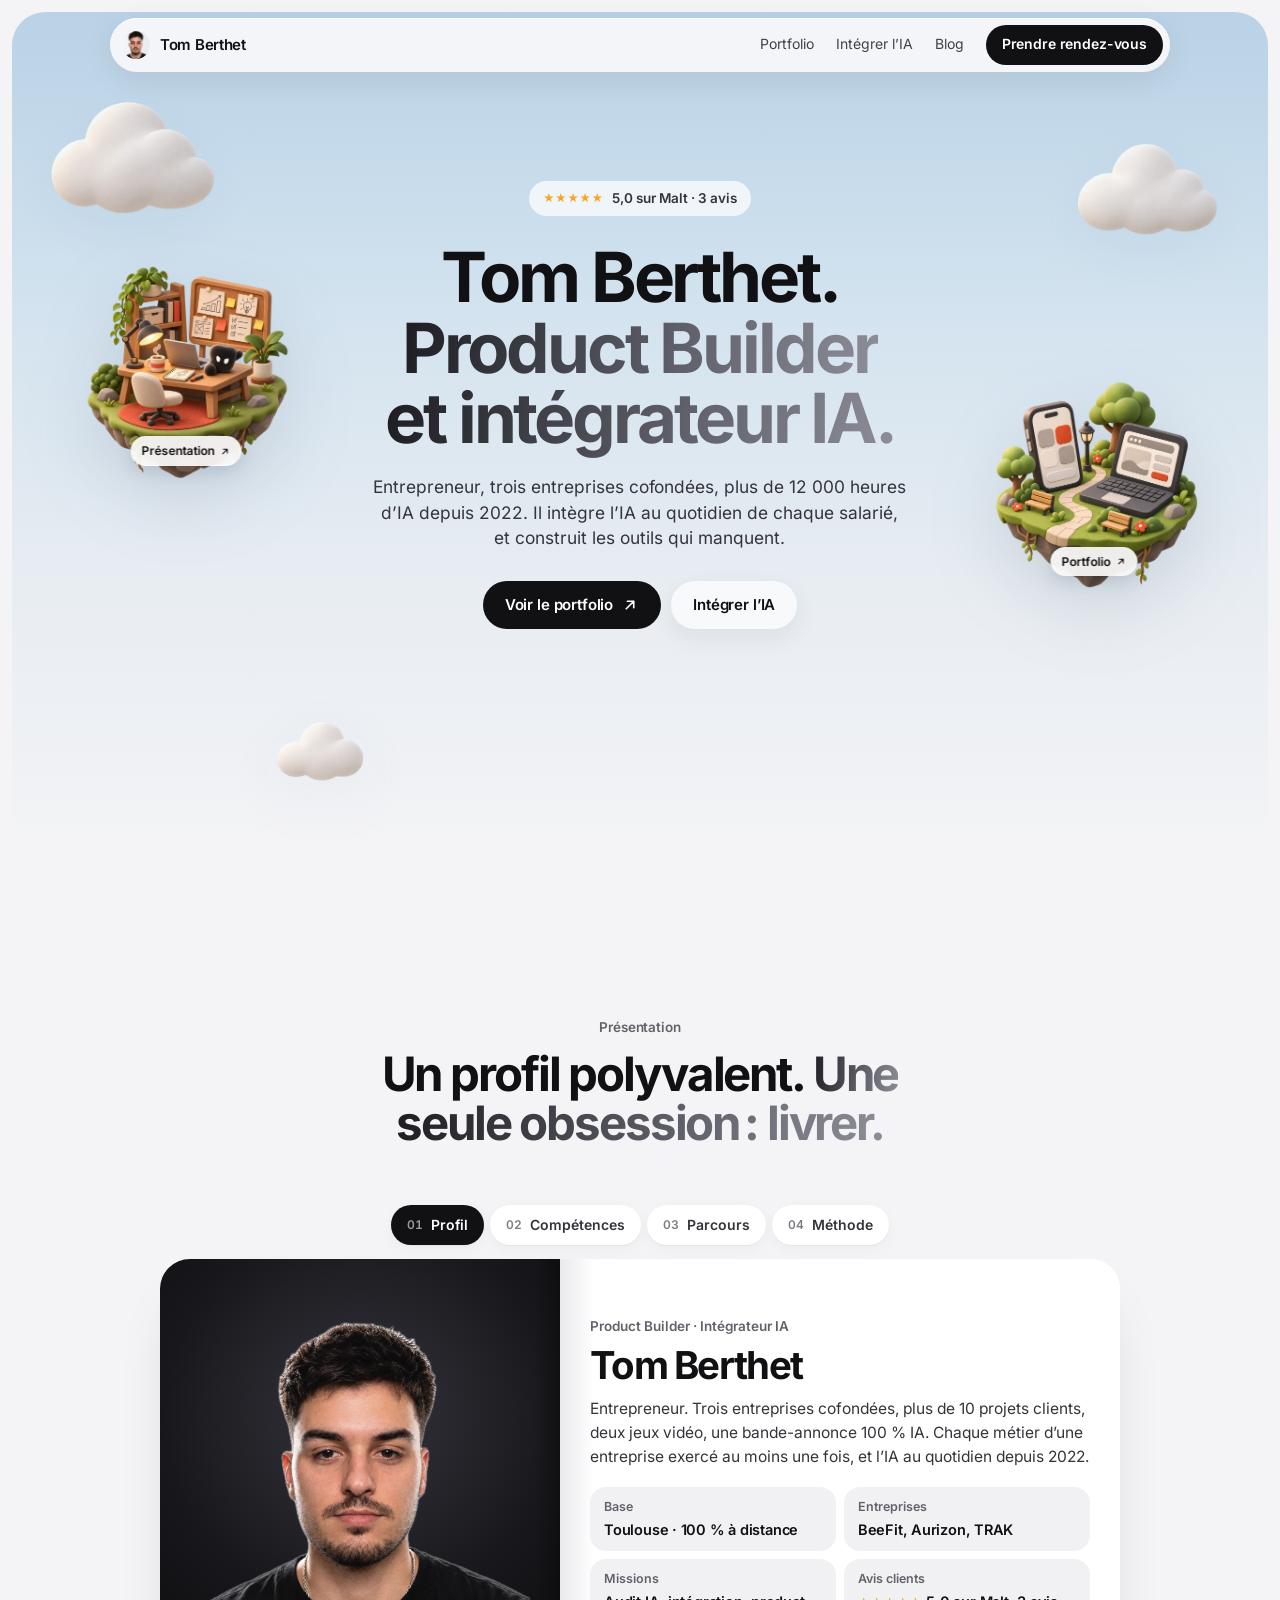
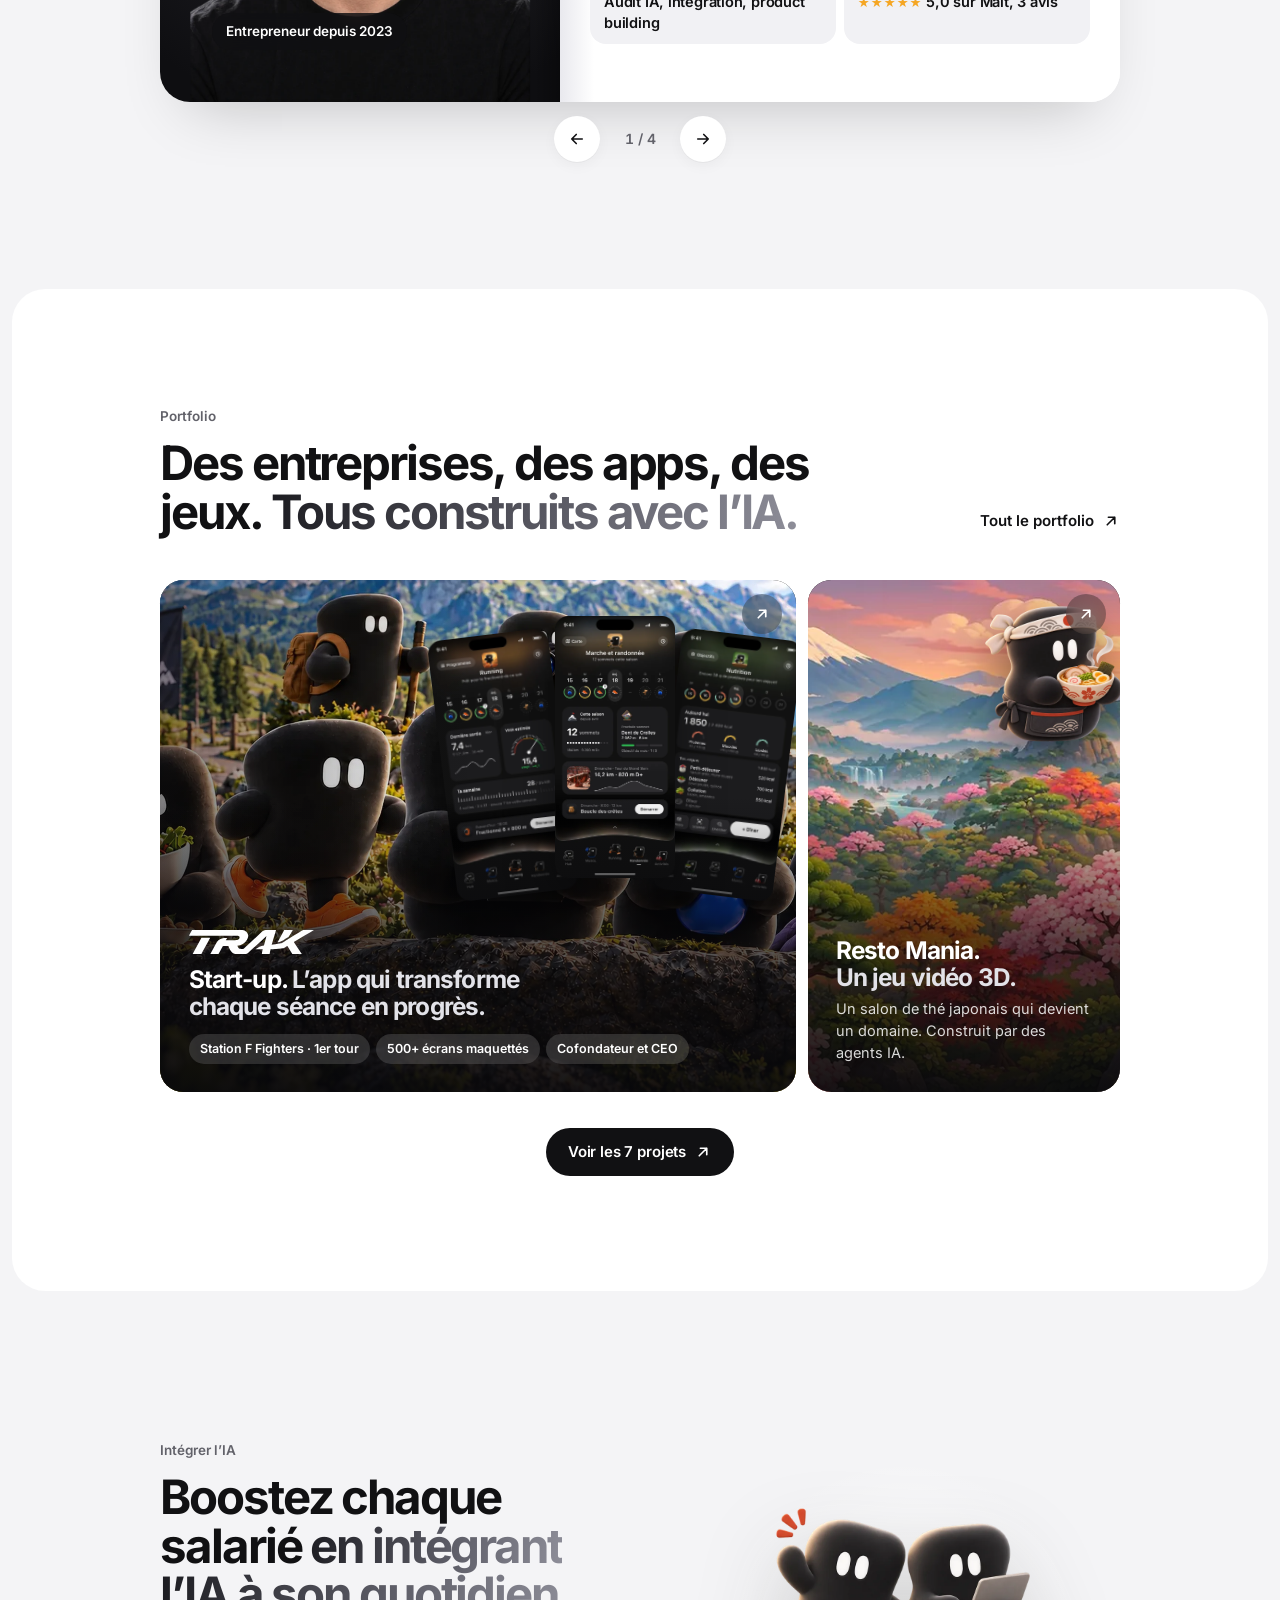
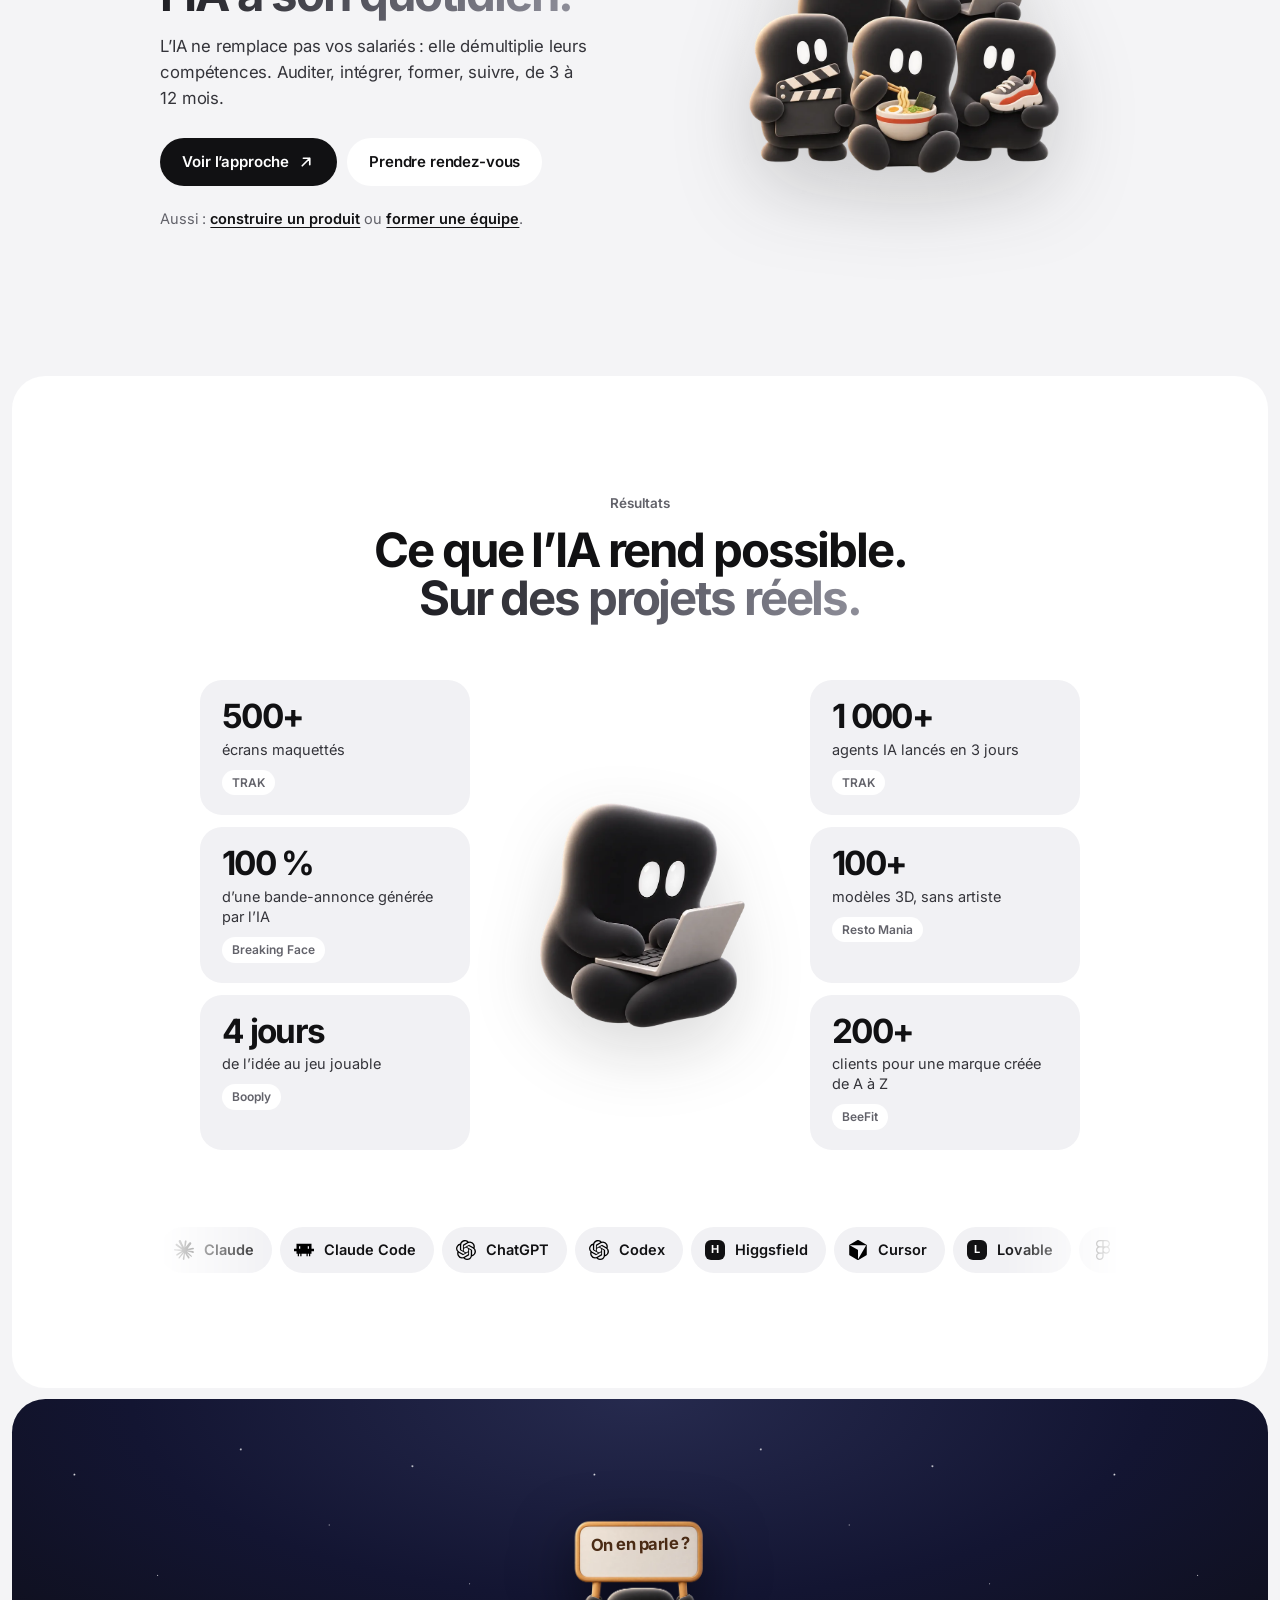
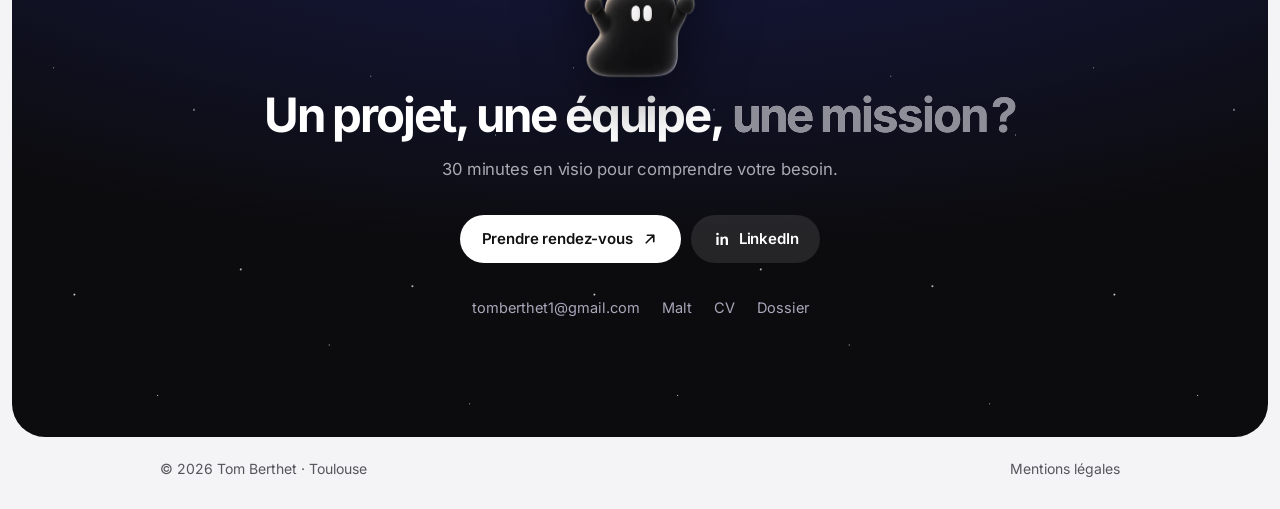
<file: index.html>
<!doctype html>
<!-- Site de Tom Berthet, Product Builder et intégrateur IA. Accueil : présentation courte, puis liens vers le portfolio et la page Intégrer l’IA (qui contient le rendez-vous). Blocs arrondis (.panel) et sections ouvertes (.panel.open) en alternance.
     Styles : assets/site.css + assets/monde.css ; scripts : site.js, monde.js, carnet.js (présentation). -->
<html lang="fr">
<head>
<meta charset="utf-8">
<meta name="viewport" content="width=device-width, initial-scale=1">
<title>Tom Berthet · Product Builder et intégrateur IA</title>
<meta name="description" content="Tom Berthet, entrepreneur, Product Builder et intégrateur IA : l’IA au quotidien de chaque salarié, et les outils qui manquent, construits sur mesure.">
<meta property="og:title" content="Tom Berthet · Product Builder et intégrateur IA">
<meta property="og:description" content="Boostez chaque salarié en intégrant l’IA à son quotidien. Auditer, intégrer, former, suivre. Et les outils qui manquent, construits sur mesure.">
<meta property="og:image" content="https://tomberthet.fr/assets/og/index.jpg">
<meta property="og:image:width" content="1200">
<meta property="og:image:height" content="630">
<meta property="og:url" content="https://tomberthet.fr/">
<meta property="og:type" content="website">
<meta property="og:locale" content="fr_FR">
<meta property="og:site_name" content="Tom Berthet">
<meta name="twitter:card" content="summary_large_image">
<meta name="theme-color" content="#ECECEF">
<link rel="canonical" href="https://tomberthet.fr/">
<link rel="icon" href="assets/favicon.ico" sizes="any">
<link rel="icon" href="assets/favicon.png" type="image/png">
<link rel="apple-touch-icon" href="assets/apple-touch-icon.png">
<link rel="preload" href="assets/fonts/Inter-700.woff2" as="font" type="font/woff2" crossorigin>
<link rel="stylesheet" href="assets/site.css">
<link rel="stylesheet" href="assets/monde.css">
<script type="application/ld+json">{"@context":"https://schema.org","@type":"Person","name":"Tom Berthet","jobTitle":"Product Builder et intégrateur IA","description":"Audit et intégration de l’IA dans toute l’entreprise, outils internes sur mesure. Cofondateur de TRAK, Aurizon et BeeFit.","url":"https://tomberthet.fr/","address":{"@type":"PostalAddress","addressLocality":"Toulouse","addressCountry":"FR"},"sameAs":["https://www.linkedin.com/in/tomberthet1/","https://www.malt.fr/profile/tomberthet"],"knowsAbout":["Intégration de l’IA en entreprise","Audit IA","Agents IA","Automatisation","Product building","Applications mobiles","SaaS","Jeu vidéo","Bande-annonce générée par IA"]}</script>
<script>document.documentElement.classList.add('js');setTimeout(()=>{if(!document.querySelector('[data-r].in'))document.documentElement.classList.add('rv')},2500)</script>
</head>
<body class="monde">
<a class="skip" href="#contenu">Aller au contenu</a>

<header class="top">
  <div class="mw">
    <a class="me" href="./"><img src="assets/avatar.jpg" alt="" width="28" height="28">Tom Berthet</a>
    <nav id="menu" aria-label="Pages"><a href="portfolio.html">Portfolio</a><a href="integration-ia.html">Intégrer l’IA</a><a href="blog.html">Blog</a><a class="nav-cta" href="integration-ia.html#contact">Prendre rendez-vous</a></nav>
    <a class="btn dark sm" href="integration-ia.html#contact">Prendre rendez-vous</a>
    <button class="menu-btn" type="button" aria-expanded="false" aria-controls="menu" aria-label="Ouvrir le menu"><span></span><span></span></button>
  </div>
</header>

<main id="contenu">

<!-- 1. Le ciel : qui est Tom, en une phrase. Deux îles : la présentation et le portfolio. Nuages petits et entiers. -->
<section class="panel ciel" id="ciel" aria-labelledby="titre">
  <div class="sky" aria-hidden="true">
    <img class="cloud c1" src="assets/img/monde/nuage-1.webp" alt="" data-depth=".25">
    <img class="cloud c2" src="assets/img/monde/nuage-3.webp" alt="" data-depth=".45">
    <img class="cloud c3" src="assets/img/monde/nuage-2.webp" alt="" data-depth=".35">
  </div>
  <div class="isles duo">
    <a class="isle j1" href="#profil" style="--k:-20" data-depth=".4"><img src="assets/img/monde/ile-atelier.webp" alt="" fetchpriority="high"><span class="tag">Présentation<svg class="i" aria-hidden="true"><use href="assets/icons.svg#go"/></svg></span><span class="sr">Voir la présentation</span></a>
    <a class="isle j2" href="portfolio.html" style="--k:-14" data-depth=".6"><img src="assets/img/monde/ile-apps.webp" alt=""><span class="tag">Portfolio<svg class="i" aria-hidden="true"><use href="assets/icons.svg#go"/></svg></span><span class="sr">Voir le portfolio</span></a>
  </div>
  <div class="ciel-txt">
    <a class="chip-stars" href="https://www.malt.fr/profile/tomberthet"><span class="stars" aria-hidden="true">★★★★★</span>5,0 sur Malt · 3 avis</a>
    <h1 class="mega" id="titre">Tom Berthet. <em>Product Builder et intégrateur IA.</em></h1>
    <p class="sub">Entrepreneur, trois entreprises cofondées, plus de 12 000 heures d’IA depuis 2022. Il intègre l’IA au quotidien de chaque salarié, et construit les outils qui manquent.</p>
    <div class="cta">
      <a class="btn dark" href="portfolio.html">Voir le portfolio<svg class="i" aria-hidden="true"><use href="assets/icons.svg#go"/></svg></a>
      <a class="btn glass" href="integration-ia.html">Intégrer l’IA</a>
    </div>
  </div>
</section>

<!-- 2. Profil : un carnet qui se feuillette (assets/carnet.js). Sans JavaScript, toutes les pages s'affichent l'une sous l'autre. -->
<section class="panel open profil pad" id="profil" aria-labelledby="t-profil"><span id="moi" aria-hidden="true"></span><span id="parcours" aria-hidden="true"></span>
  <div class="mw">
    <div class="sec-head center" data-r>
      <p class="kicker">Présentation</p>
      <h2 class="big" id="t-profil">Un profil polyvalent. <em>Une seule obsession : livrer.</em></h2>
    </div>

    <div class="carnet" data-carnet data-r>
      <div class="c-tabs" role="tablist" aria-label="Chapitres du profil">
        <button role="tab" id="ct-1" aria-controls="cp-1" aria-selected="true"><span>01</span>Profil</button>
        <button role="tab" id="ct-2" aria-controls="cp-2" aria-selected="false" tabindex="-1"><span>02</span>Compétences</button>
        <button role="tab" id="ct-3" aria-controls="cp-3" aria-selected="false" tabindex="-1"><span>03</span>Parcours</button>
        <button role="tab" id="ct-4" aria-controls="cp-4" aria-selected="false" tabindex="-1"><span>04</span>Méthode</button>
      </div>

      <div class="c-book">
        <article class="spread is-on" id="cp-1" role="tabpanel" aria-labelledby="ct-1">
          <div class="pg pg-l pg-photo">
            <img src="assets/portrait-cut.webp" alt="Portrait de Tom Berthet" loading="lazy" width="900" height="1011">
            <p class="pg-badge">Entrepreneur depuis 2023</p>
          </div>
          <div class="pg pg-r">
            <p class="pg-k">Product Builder · Intégrateur IA</p>
            <h3>Tom Berthet</h3>
            <p class="pg-lead">Entrepreneur. Trois entreprises cofondées, plus de 10 projets clients, deux jeux vidéo, une bande-annonce 100 % IA. Chaque métier d’une entreprise exercé au moins une fois, et l’IA au quotidien depuis 2022.</p>
            <dl class="facts">
              <div><dt>Base</dt><dd>Toulouse · 100 % à distance</dd></div>
              <div><dt>Entreprises</dt><dd>BeeFit, Aurizon, TRAK</dd></div>
              <div><dt>Missions</dt><dd>Audit IA, intégration, product building</dd></div>
              <div><dt>Avis clients</dt><dd><span class="stars" aria-hidden="true">★★★★★</span> 5,0 sur Malt, 3 avis</dd></div>
            </dl>
          </div>
        </article>

        <article class="spread" id="cp-2" role="tabpanel" aria-labelledby="ct-2">
          <div class="pg pg-l">
            <span class="pg-n">02</span>
            <p class="pg-title">Six domaines. <em>Un seul profil.</em></p>
            <p class="pg-note">Start-up, studio, freelance, e-commerce : chaque projet a ajouté une corde.</p>
            <img class="pg-obj" src="assets/img/monde/obj-livres.webp" alt="" loading="lazy">
          </div>
          <div class="pg pg-r">
            <ul class="skills">
              <li><h4>Audit et stratégie IA</h4><p>Audit par service, feuille de route, choix des outils, mesure des gains, formation des équipes.</p></li>
              <li><h4>Product building</h4><p>Product design, maquettes, apps mobiles, SaaS et sites, du besoin à la mise en ligne.</p></li>
              <li><h4>Agents et automatisations</h4><p>Agents IA, workflows, outils reliés entre eux, documentation des process.</p></li>
              <li><h4>Développement</h4><p>React, Flutter, Supabase, Firebase. Du code écrit et vérifié avec des agents.</p></li>
              <li><h4>Création</h4><p>Image, vidéo, 3D, jeu vidéo, direction artistique.</p></li>
              <li><h4>Business</h4><p>Vente, marketing, communication, e-commerce, service client.</p></li>
            </ul>
          </div>
        </article>

        <article class="spread" id="cp-3" role="tabpanel" aria-labelledby="ct-3">
          <div class="pg pg-l">
            <span class="pg-n">03</span>
            <p class="pg-title">Start-up, studio, freelance. <em>Et l’IA à chaque étape.</em></p>
            <img class="pg-obj" src="assets/img/monde/max-course.webp" alt="" loading="lazy">
          </div>
          <div class="pg pg-r">
            <ol class="road">
              <li><span class="yr">2022</span><div><b>L’IA, chaque jour</b><p>Le début d’une pratique quotidienne. Plus de 12 000 heures depuis.</p></div></li>
              <li><span class="yr">2023</span><div><b>BeeFit</b><p>Une marque e-commerce créée de A à Z. 200+ clients.</p></div></li>
              <li><span class="yr">2023 – 2025</span><div><b>Aurizon</b><p>Un studio produit cofondé. Cinq produits conçus avec l’IA.</p></div></li>
              <li><span class="yr">2025 – 2026</span><div><b>Freelance</b><p>10+ projets clients : SaaS, apps, sites. Winstory, BullTrading, LYNEWED…</p></div></li>
              <li class="now"><span class="yr">2026</span><div><b>TRAK</b><p>Cofondateur et CEO. Retenue au premier tour de Station&nbsp;F Fighters. Et Resto Mania, Booply, Breaking Face.</p></div></li>
            </ol>
          </div>
        </article>

        <article class="spread" id="cp-4" role="tabpanel" aria-labelledby="ct-4">
          <div class="pg pg-l">
            <span class="pg-n">04</span>
            <p class="pg-title">L’IA exécute. <em>L’humain décide.</em></p>
            <p class="pg-note">Une méthode testée sur chaque projet avant d’entrer chez un client.</p>
            <img class="pg-obj" src="assets/img/monde/obj-boussole.webp" alt="" loading="lazy">
          </div>
          <div class="pg pg-r">
            <ol class="gest">
              <li><span class="n">1</span><div><h4>Fixer le cap</h4><p>Quoi construire, pour qui, et pourquoi. Une décision qui ne se délègue pas.</p></div></li>
              <li><span class="n">2</span><div><h4>Faire exécuter</h4><p>Des agents IA écrivent, codent, dessinent et testent, plusieurs tâches à la fois.</p></div></li>
              <li><span class="n">3</span><div><h4>Tout vérifier</h4><p>Rien ne part sans relecture. C’est là que se joue la qualité.</p></div></li>
              <li><span class="n">+</span><div><h4>Veiller chaque jour</h4><p>Nouveaux modèles, nouveaux outils : testés, puis intégrés s’ils font gagner du temps.</p></div></li>
            </ol>
          </div>
        </article>

      </div>

      <div class="c-nav">
        <button type="button" class="c-prev" aria-label="Page précédente"><svg class="i" aria-hidden="true"><use href="assets/icons.svg#back"/></svg></button>
        <span class="c-count" aria-live="polite">1 / 4</span>
        <button type="button" class="c-next" aria-label="Page suivante"><svg class="i" aria-hidden="true"><use href="assets/icons.svg#next"/></svg></button>
      </div>
    </div>
  </div>
</section>

<!-- 3. Portfolio : deux projets, puis le lien vers tout le portfolio -->
<section class="panel projets pad" id="projets" aria-labelledby="t-projets">
  <div class="mw">
    <div class="home-intro" data-r>
      <div>
        <p class="kicker">Portfolio</p>
        <h2 class="big" id="t-projets">Des entreprises, des apps, des jeux. <em>Tous construits avec l’IA.</em></h2>
      </div>
      <a class="more-link" href="portfolio.html">Tout le portfolio<svg class="i" aria-hidden="true"><use href="assets/icons.svg#go"/></svg></a>
    </div>
    <div class="proj-grid">
      <a class="bt tl-trak t-8 t-tall" id="p-trak" href="trak.html" data-r>
        <img class="t-bg" src="assets/img/affiches/max-lac-sans-logo.webp" alt="" loading="lazy" style="--pos:30% 60%">
        <div class="t-art" aria-hidden="true">
          <img class="ph p1" src="assets/img/trak/ecran-running.webp" alt="" loading="lazy">
          <img class="ph p2" src="assets/img/trak/ecran-randonnee.webp" alt="" loading="lazy">
          <img class="ph p3" src="assets/img/trak/ecran-nutrition.webp" alt="" loading="lazy">
        </div>
        <span class="t-go" aria-hidden="true"><svg class="i"><use href="assets/icons.svg#go"/></svg></span>
        <img class="t-logo" src="assets/img/trak/logo-trak-blanc.svg" alt="TRAK" width="110" height="24">
        <h3>Start-up. <em>L’app qui transforme chaque séance en progrès.</em></h3>
        <ul class="t-tags"><li>Station&nbsp;F Fighters · 1er tour</li><li>500+ écrans maquettés</li><li>Cofondateur et CEO</li></ul>
      </a>
      <a class="bt tl-resto t-4 t-tall" id="p-resto" href="resto-mania.html" data-r style="--d:.06s">
        <img class="t-bg" src="assets/img/resto/panorama-coucher-soleil.webp" alt="" loading="lazy" style="--pos:40% 50%">
        <div class="t-art" aria-hidden="true"><img class="chef" src="assets/img/monde/max-chef.webp" alt="" loading="lazy"></div>
        <span class="t-go" aria-hidden="true"><svg class="i"><use href="assets/icons.svg#go"/></svg></span>
        <h3>Resto Mania. <em>Un jeu vidéo 3D.</em></h3>
        <p>Un salon de thé japonais qui devient un domaine. Construit par des agents IA.</p>
      </a>
    </div>
    <div class="center-cta" data-r><a class="btn dark" href="portfolio.html">Voir les 7 projets<svg class="i" aria-hidden="true"><use href="assets/icons.svg#go"/></svg></a></div>
  </div>
</section>

<!-- 4. Intégrer l'IA : la vision en un écran, renvoi vers la page complète -->
<section class="panel open pad" id="collaborer" aria-labelledby="t-collab"><span id="offre" aria-hidden="true"></span>
  <div class="mw vision">
    <div data-r>
      <p class="kicker">Intégrer l’IA</p>
      <h2 class="big" id="t-collab">Boostez chaque salarié <em>en intégrant l’IA à son quotidien.</em></h2>
      <p class="lead">L’IA ne remplace pas vos salariés : elle démultiplie leurs compétences. Auditer, intégrer, former, suivre, de 3 à 12 mois.</p>
      <div class="cta"><a class="btn dark" href="integration-ia.html">Voir l’approche<svg class="i" aria-hidden="true"><use href="assets/icons.svg#go"/></svg></a><a class="btn white" href="integration-ia.html#contact">Prendre rendez-vous</a></div>
      <p class="also">Aussi : <a href="integration-ia.html?sujet=produit#contact">construire un produit</a> ou <a href="integration-ia.html?sujet=former#contact">former une équipe</a>.</p>
    </div>
    <div class="c-stage" aria-hidden="true">
      <span class="halo"></span>
      <img class="crew" src="assets/img/monde/max-groupe.webp" alt="" loading="lazy">
    </div>
  </div>
</section>

<!-- 5. Résultats chiffrés et outils (déplacés du portfolio) -->
<section class="panel equipe pad" id="resultats" aria-labelledby="t-ia">
  <div class="mw">
    <div class="sec-head center" data-r>
      <p class="kicker">Résultats</p>
      <h2 class="big" id="t-ia">Ce que l’IA rend possible. <em>Sur des projets réels.</em></h2>
    </div>
    <div class="orbit">
      <img class="orbit-max" src="assets/img/monde/max-ordinateur.webp" alt="MAX travaille sur son ordinateur" loading="lazy">
      <ul class="proofs">
        <li data-r><b>500+</b><span>écrans maquettés</span><small>TRAK</small></li>
        <li data-r style="--d:.05s"><b>1 000+</b><span>agents IA lancés en 3 jours</span><small>TRAK</small></li>
        <li data-r style="--d:.1s"><b>100 %</b><span>d’une bande-annonce générée par l’IA</span><small>Breaking Face</small></li>
        <li data-r style="--d:.15s"><b>100+</b><span>modèles 3D, sans artiste</span><small>Resto Mania</small></li>
        <li data-r style="--d:.2s"><b>4 jours</b><span>de l’idée au jeu jouable</span><small>Booply</small></li>
        <li data-r style="--d:.25s"><b>200+</b><span>clients pour une marque créée de A à Z</span><small>BeeFit</small></li>
      </ul>
    </div>
    <div class="tools" aria-label="Outils utilisés">
      <div class="tools-row">
        <span><img src="assets/img/outils/claude.svg" alt="" loading="lazy">Claude</span><span><img src="assets/img/outils/claude-code.svg" alt="" loading="lazy">Claude Code</span><span><img src="assets/img/outils/openai.svg" alt="" loading="lazy">ChatGPT</span><span><img src="assets/img/outils/openai.svg" alt="" loading="lazy">Codex</span><span><b class="glyph" aria-hidden="true">H</b>Higgsfield</span><span><img src="assets/img/outils/cursor.svg" alt="" loading="lazy">Cursor</span><span><b class="glyph" aria-hidden="true">L</b>Lovable</span><span><img src="assets/img/outils/figma.svg" alt="" loading="lazy">Figma</span><span><img src="assets/img/outils/framer.svg" alt="" loading="lazy">Framer</span><span><img src="assets/img/outils/excalidraw.svg" alt="" loading="lazy">Excalidraw</span><span><img src="assets/img/outils/n8n.svg" alt="" loading="lazy">n8n</span><span><img src="assets/img/outils/react.svg" alt="" loading="lazy">React</span><span><img src="assets/img/outils/flutter.svg" alt="" loading="lazy">Flutter</span><span><img src="assets/img/outils/supabase.svg" alt="" loading="lazy">Supabase</span><span><img src="assets/img/outils/firebase.svg" alt="" loading="lazy">Firebase</span><span><img src="assets/img/outils/godot.svg" alt="" loading="lazy">Godot</span><span><img src="assets/img/outils/github.svg" alt="" loading="lazy">GitHub</span>
      </div>
    </div>
  </div>
</section>

<!-- 6. Contact, de nuit : renvoie vers le formulaire de la page Intégrer l’IA -->
<section class="panel dark nuit pad" id="contact" aria-labelledby="t-contact">
  <div class="stars-bg" aria-hidden="true"></div>
  <img class="moon" src="assets/img/trak/3d-lune-violette.webp" alt="" loading="lazy" data-depth=".5">
  <div class="mw">
    <div class="nuit-max"><img src="assets/img/monde/max-pancarte.webp" alt="" loading="lazy"><span aria-hidden="true">On en parle ?</span></div>
    <h2 class="big" id="t-contact">Un projet, une équipe, <em>une mission ?</em></h2>
    <p class="lead">30 minutes en visio pour comprendre votre besoin.</p>
    <div class="cta">
      <a class="btn white" href="integration-ia.html#contact">Prendre rendez-vous<svg class="i" aria-hidden="true"><use href="assets/icons.svg#go"/></svg></a>
      <a class="btn ghost-w" href="https://www.linkedin.com/in/tomberthet1/"><svg class="i" aria-hidden="true"><use href="assets/icons.svg#linkedin"/></svg>LinkedIn</a>
    </div>
    <div class="links">
      <a href="mailto:tomberthet1@gmail.com?subject=Bonjour%20Tom">tomberthet1@gmail.com</a><a href="https://www.malt.fr/profile/tomberthet">Malt</a><a href="assets/Tom-Berthet-CV.pdf">CV</a><a href="assets/Tom-Berthet-Dossier.pdf">Dossier</a>
    </div>
  </div>
</section>

</main>

<footer class="foot"><div class="mw"><span>© 2026 Tom Berthet · Toulouse</span><a href="mentions-legales.html">Mentions légales</a></div></footer>
<script src="assets/site.js" defer></script>
<script src="assets/monde.js" defer></script>
<script src="assets/carnet.js" defer></script>
</body>
</html>
</file>
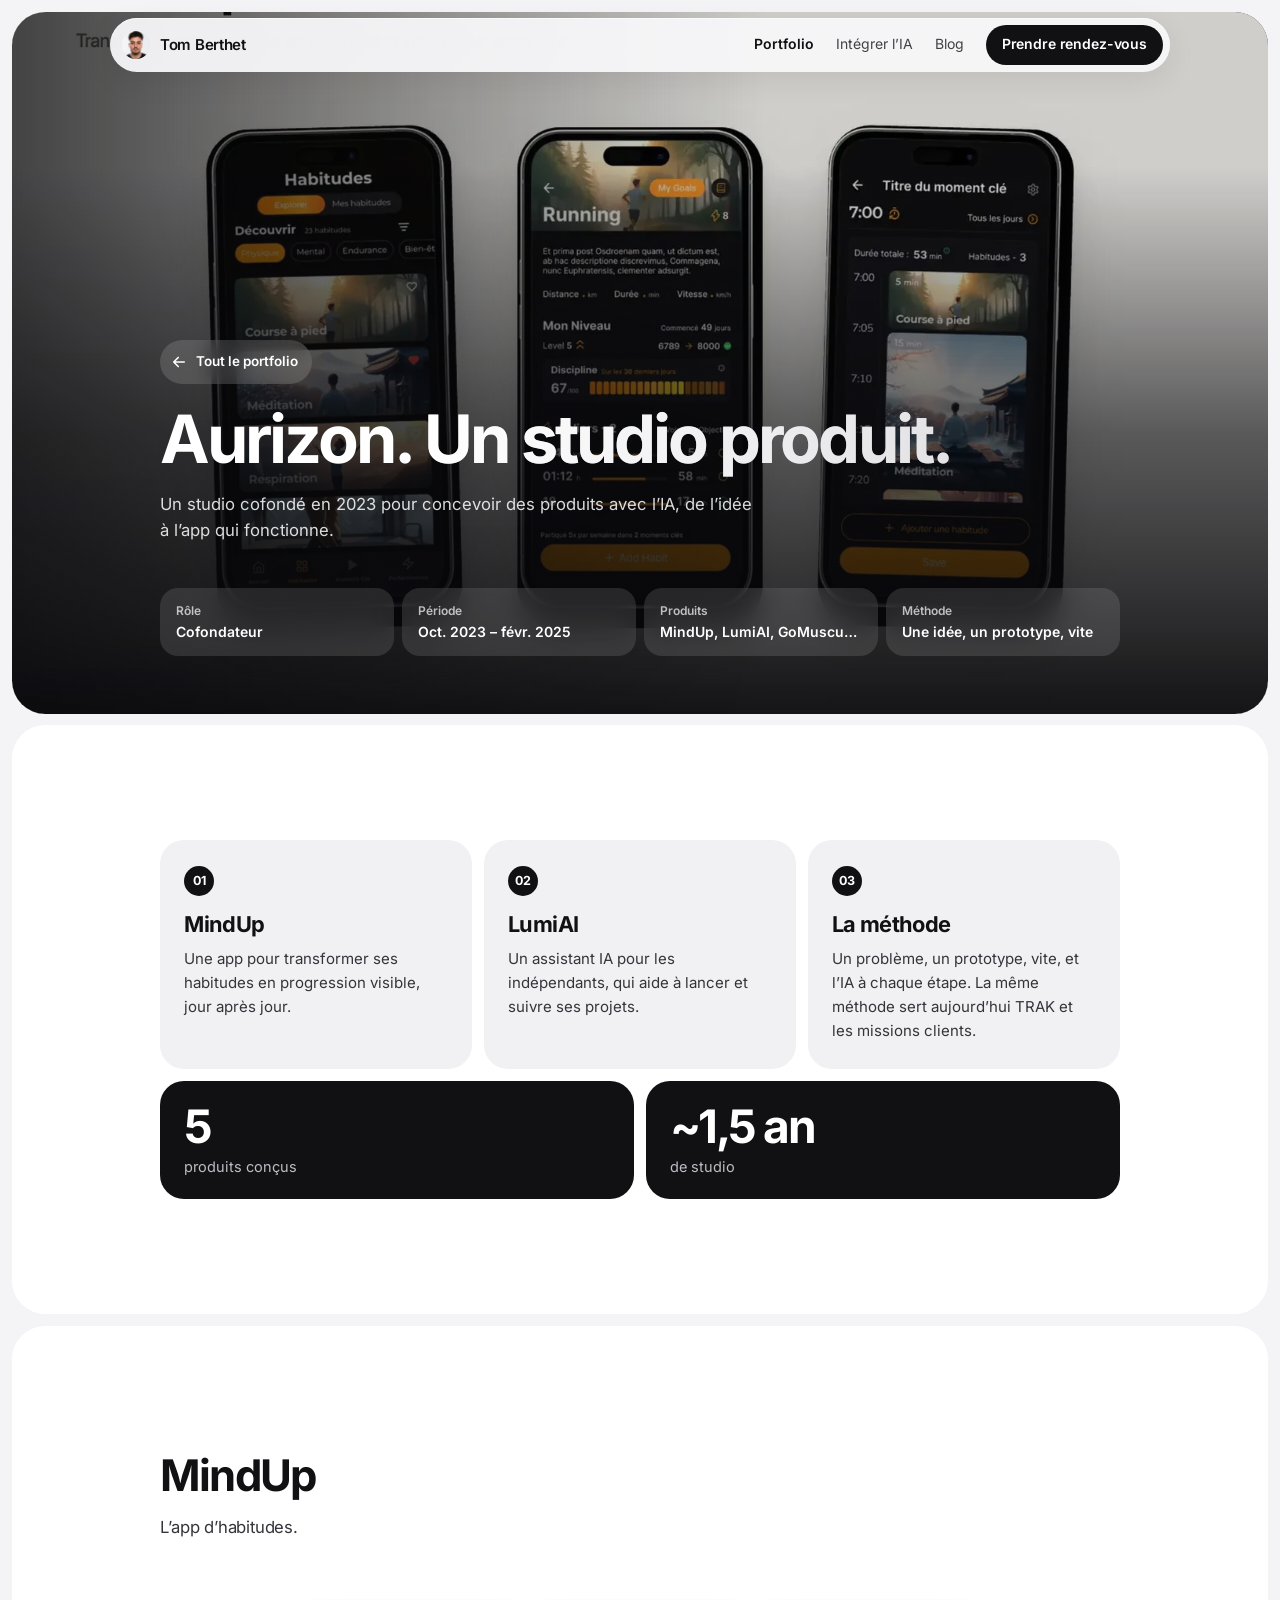
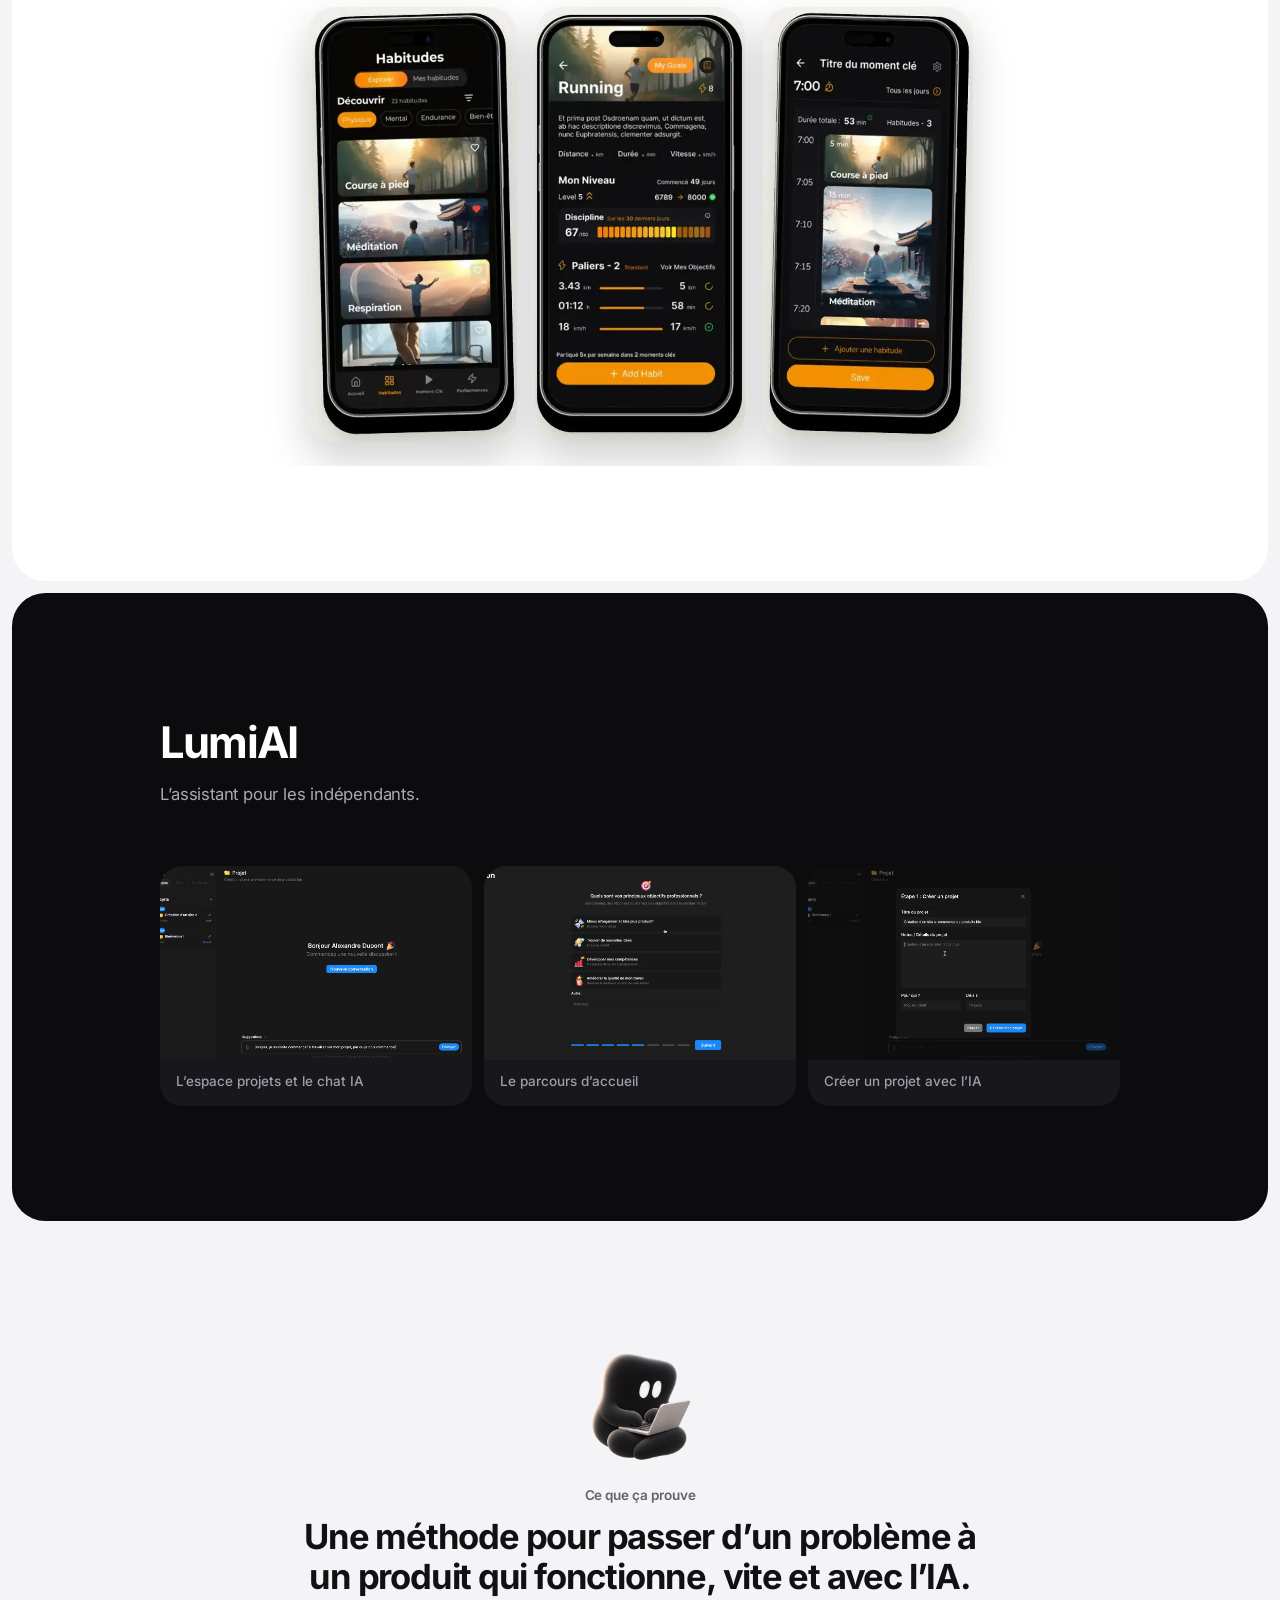
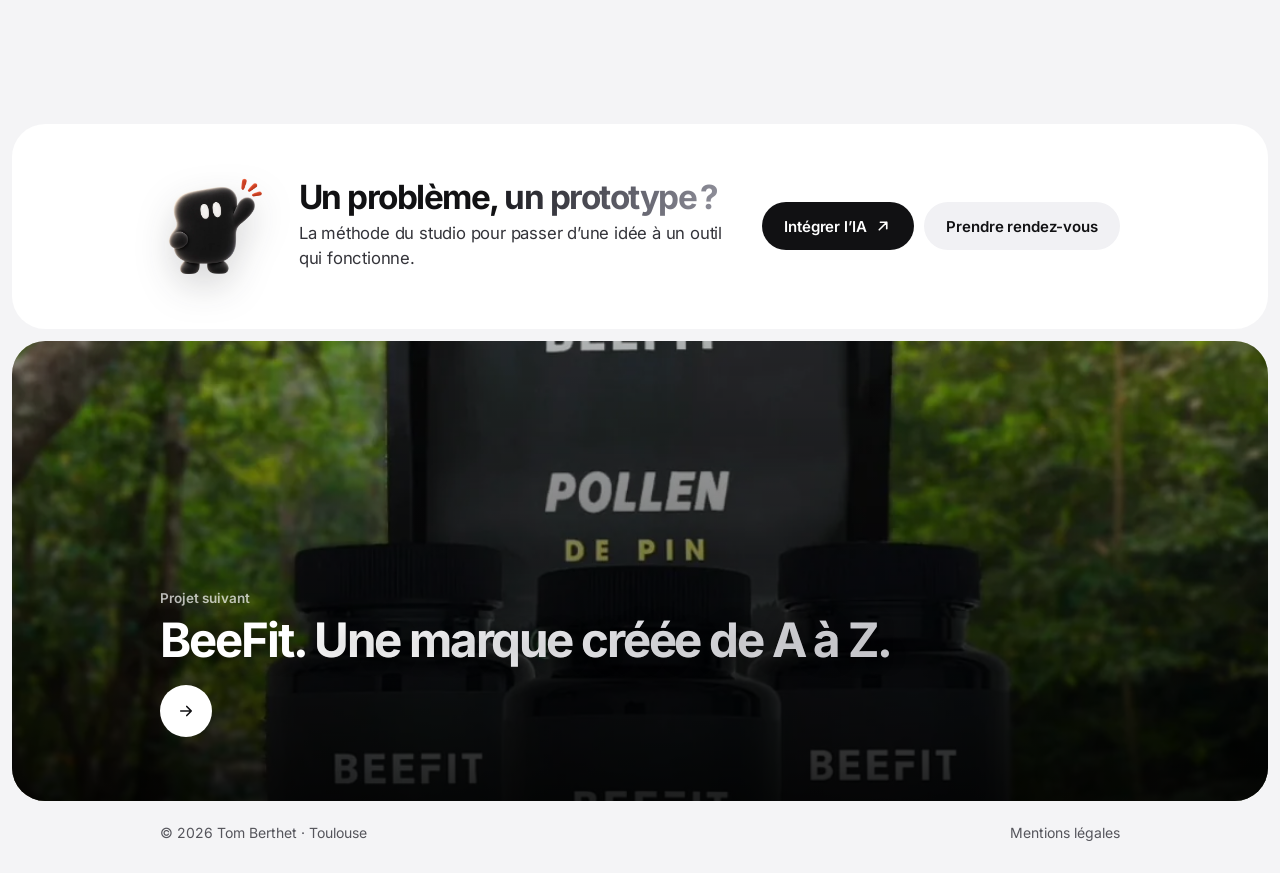
<file: aurizon.html>
<!doctype html>
<!-- Page générée par build/projets.py : modifier les données là-bas, pas ce fichier. -->
<html lang="fr">
<head>
<meta charset="utf-8">
<meta name="viewport" content="width=device-width, initial-scale=1">
<title>Aurizon · Tom Berthet</title>
<meta name="description" content="Aurizon, le studio produit cofondé par Tom Berthet : cinq produits conçus avec l’IA, dont MindUp et LumiAI.">
<meta property="og:title" content="Aurizon · Tom Berthet">
<meta property="og:description" content="Aurizon, le studio produit cofondé par Tom Berthet : cinq produits conçus avec l’IA, dont MindUp et LumiAI.">
<meta property="og:image" content="https://tomberthet.fr/assets/og/aurizon.jpg">
<meta property="og:image:width" content="1200">
<meta property="og:image:height" content="630">
<meta property="og:url" content="https://tomberthet.fr/aurizon.html">
<meta property="og:type" content="article">
<meta property="og:locale" content="fr_FR">
<meta name="twitter:card" content="summary_large_image">
<meta name="theme-color" content="#140E0A">
<link rel="canonical" href="https://tomberthet.fr/aurizon.html">
<link rel="icon" href="assets/favicon.ico" sizes="any">
<link rel="icon" href="assets/favicon.png" type="image/png">
<link rel="apple-touch-icon" href="assets/apple-touch-icon.png">
<link rel="preload" href="assets/fonts/Inter-700.woff2" as="font" type="font/woff2" crossorigin>
<link rel="stylesheet" href="assets/site.css">
<link rel="stylesheet" href="assets/monde.css">
<script>document.documentElement.classList.add('js');setTimeout(()=>{if(!document.querySelector('[data-r].in'))document.documentElement.classList.add('rv')},2500)</script>
</head>
<body class="monde projet" style="--pbg:#140E0A">
<a class="skip" href="#contenu">Aller au contenu</a>
<header class="top">
  <div class="mw">
    <a class="me" href="./"><img src="assets/avatar.jpg" alt="" width="28" height="28">Tom Berthet</a>
    <nav id="menu" aria-label="Pages"><a href="portfolio.html" aria-current="page">Portfolio</a><a href="integration-ia.html">Intégrer l’IA</a><a href="blog.html">Blog</a><a class="nav-cta" href="integration-ia.html#contact">Prendre rendez-vous</a></nav>
    <a class="btn dark sm" href="integration-ia.html#contact">Prendre rendez-vous</a>
    <button class="menu-btn" type="button" aria-expanded="false" aria-controls="menu" aria-label="Ouvrir le menu"><span></span><span></span></button>
  </div>
</header>
<main id="contenu">
<section class="panel p-hero" aria-labelledby="titre">
  <img class="bg" src="assets/img/aurizon/mindup.webp" alt="" fetchpriority="high" style="--pos:50% 80%">
  <div class="mw">
    <a class="p-back" href="portfolio.html"><svg class="i" aria-hidden="true"><use href="assets/icons.svg#back"/></svg>Tout le portfolio</a><br>
    <h1 class="mega" id="titre">Aurizon. <em>Un studio produit.</em></h1>
    <p class="sub">Un studio cofondé en 2023 pour concevoir des produits avec l’IA, de l’idée à l’app qui fonctionne.</p>
    <ul class="meta"><li><small>Rôle</small><b>Cofondateur</b></li><li><small>Période</small><b>Oct. 2023 – févr. 2025</b></li><li><small>Produits</small><b>MindUp, LumiAI, GoMuscu…</b></li><li><small>Méthode</small><b>Une idée, un prototype, vite</b></li></ul>
  </div>
</section>
<section class="panel p-story pad" aria-label="L’histoire"><div class="mw"><div class="chapters"><article class="chap" data-r style="--d:0.00s"><span class="n">01</span><h2>MindUp</h2><p>Une app pour transformer ses habitudes en progression visible, jour après jour.</p></article><article class="chap" data-r style="--d:0.08s"><span class="n">02</span><h2>LumiAI</h2><p>Un assistant IA pour les indépendants, qui aide à lancer et suivre ses projets.</p></article><article class="chap" data-r style="--d:0.16s"><span class="n">03</span><h2>La méthode</h2><p>Un problème, un prototype, vite, et l’IA à chaque étape. La même méthode sert aujourd’hui TRAK et les missions clients.</p></article></div><div class="p-nums"><ul style="--cols:2"><li data-r><b>5</b><span>produits conçus</span></li><li data-r><b>~1,5 an</b><span>de studio</span></li></ul></div></div></section>
<section class="panel p-board pad" aria-labelledby="pl0">
  <div class="mw"><div class="sec-head" data-r><h2 class="big" id="pl0">MindUp</h2><p class="lead">L’app d’habitudes.</p></div><div class="b-phones"><img class="flat" src="assets/img/aurizon/mindup-habitudes.webp" alt="" loading="lazy"><img class="flat" src="assets/img/aurizon/mindup-running.webp" alt="" loading="lazy"><img class="flat" src="assets/img/aurizon/mindup-moment.webp" alt="" loading="lazy"></div></div>
</section>
<section class="panel p-board pad dark" aria-labelledby="pl1">
  <div class="mw"><div class="sec-head" data-r><h2 class="big" id="pl1">LumiAI</h2><p class="lead">L’assistant pour les indépendants.</p></div><div class="b-grid" style="--cols:3"><figure data-r><img src="assets/img/aurizon/lumi-chat.webp" alt="L’espace projets et le chat IA" loading="lazy"><figcaption class="fcap">L’espace projets et le chat IA</figcaption></figure><figure data-r><img src="assets/img/aurizon/lumi-onboarding.webp" alt="Le parcours d’accueil" loading="lazy"><figcaption class="fcap">Le parcours d’accueil</figcaption></figure><figure data-r><img src="assets/img/aurizon/lumi-projet.webp" alt="Créer un projet avec l’IA" loading="lazy"><figcaption class="fcap">Créer un projet avec l’IA</figcaption></figure></div></div>
</section>
<section class="panel open p-quote pad" aria-label="Ce que ça prouve"><div class="mw" data-r>
  <img src="assets/img/monde/max-ordinateur.webp" alt="" loading="lazy"><p class="kicker">Ce que ça prouve</p><p class="proof-line">Une méthode pour passer d’un problème à un produit qui fonctionne, vite et avec l’IA.</p>
</div></section>
<section class="panel p-cta" aria-labelledby="cta-aurizon" style="padding-block:clamp(32px,4vw,52px)"><div class="mw"><div class="p-cta-in" data-r>
  <img src="assets/img/monde/max-salut.webp" alt="" loading="lazy">
  <div><h2 class="big" id="cta-aurizon">Un problème, <em>un prototype ?</em></h2><p class="lead">La méthode du studio pour passer d’une idée à un outil qui fonctionne.</p></div>
  <div class="cta"><a class="btn dark" href="integration-ia.html">Intégrer l’IA<svg class="i" aria-hidden="true"><use href="assets/icons.svg#go"/></svg></a><a class="btn soft" href="integration-ia.html#contact">Prendre rendez-vous</a></div>
</div></div></section>
<a class="panel p-next" href="beefit.html">
  <img src="assets/img/beefit/pack.webp" alt="" loading="lazy">
  <div class="mw"><p class="kicker">Projet suivant</p><p class="big">BeeFit. <em>Une marque créée de A à Z.</em></p><span class="go" aria-hidden="true"><svg class="i" aria-hidden="true"><use href="assets/icons.svg#next"/></svg></span></div>
</a>
</main>
<footer class="foot"><div class="mw"><span>© 2026 Tom Berthet · Toulouse</span><a href="mentions-legales.html">Mentions légales</a></div></footer>
<script src="assets/site.js" defer></script>
<script src="assets/monde.js" defer></script>
</body>
</html>
</file>
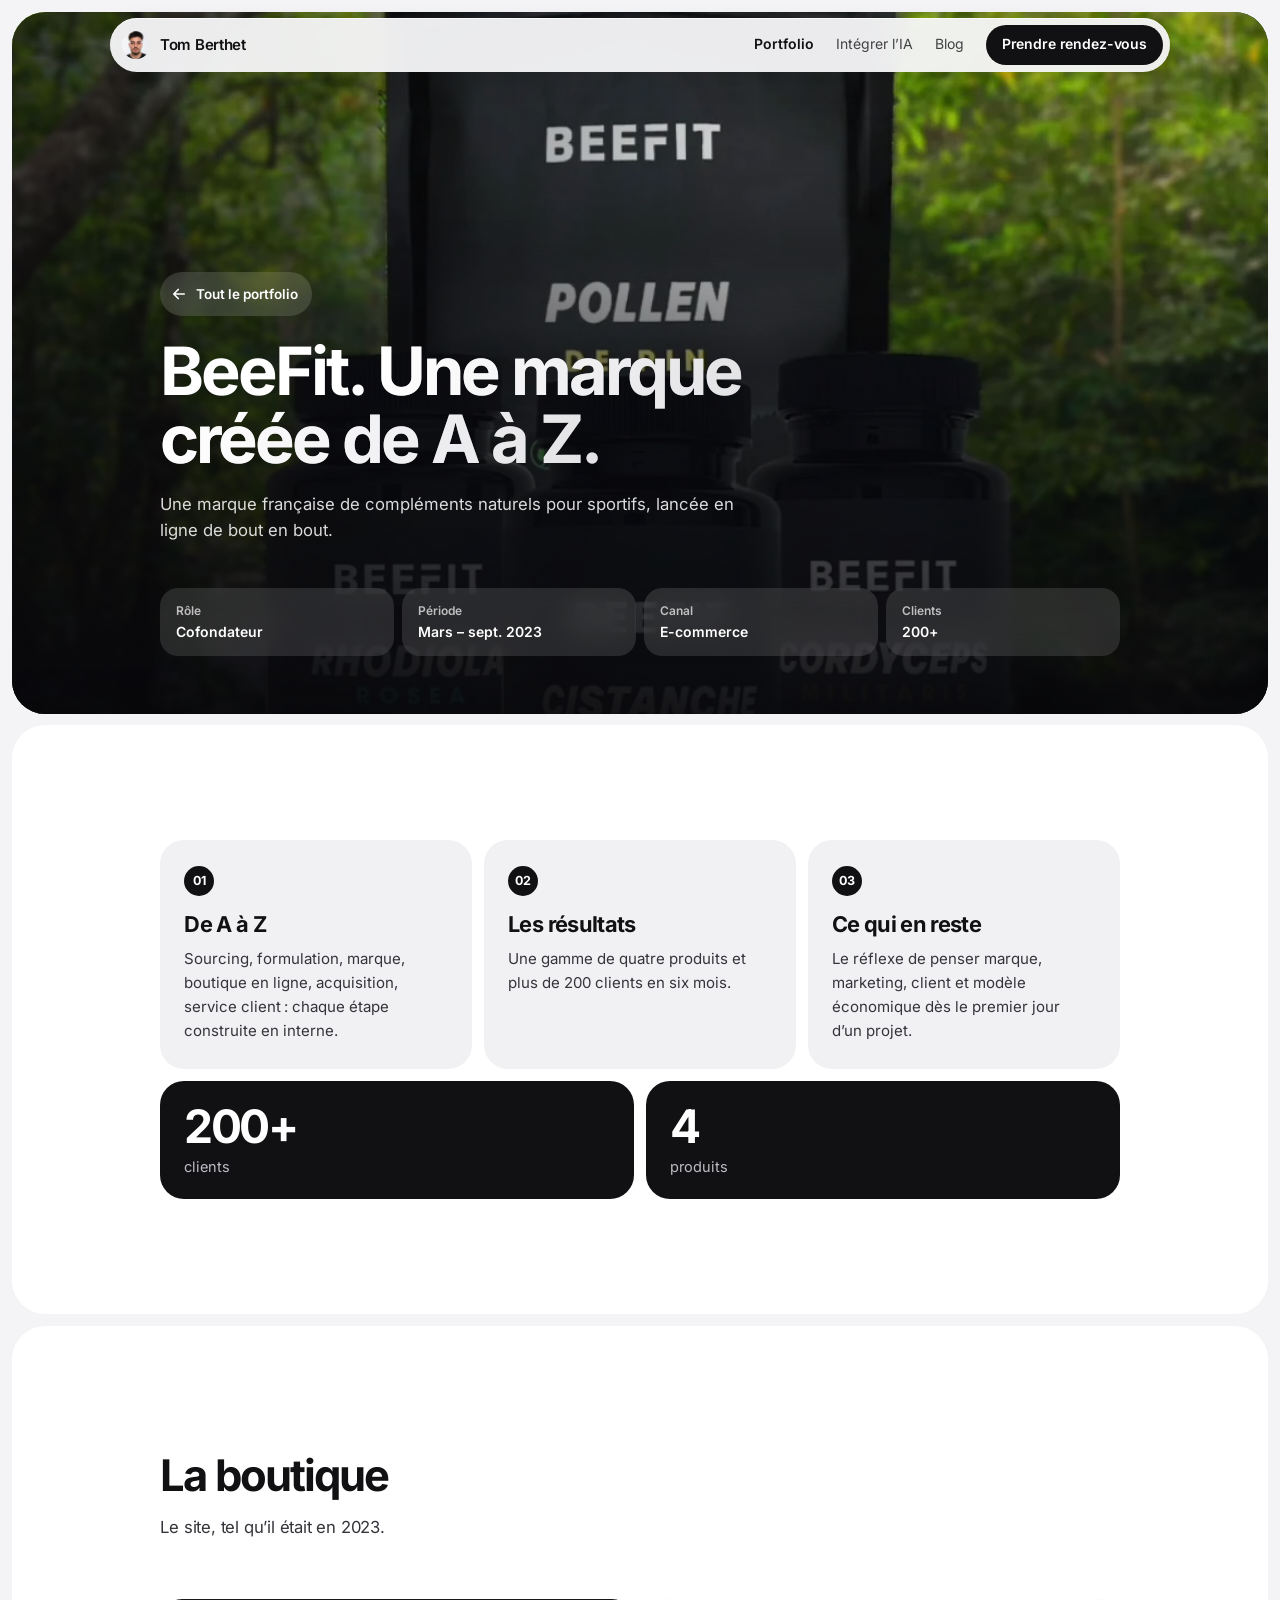
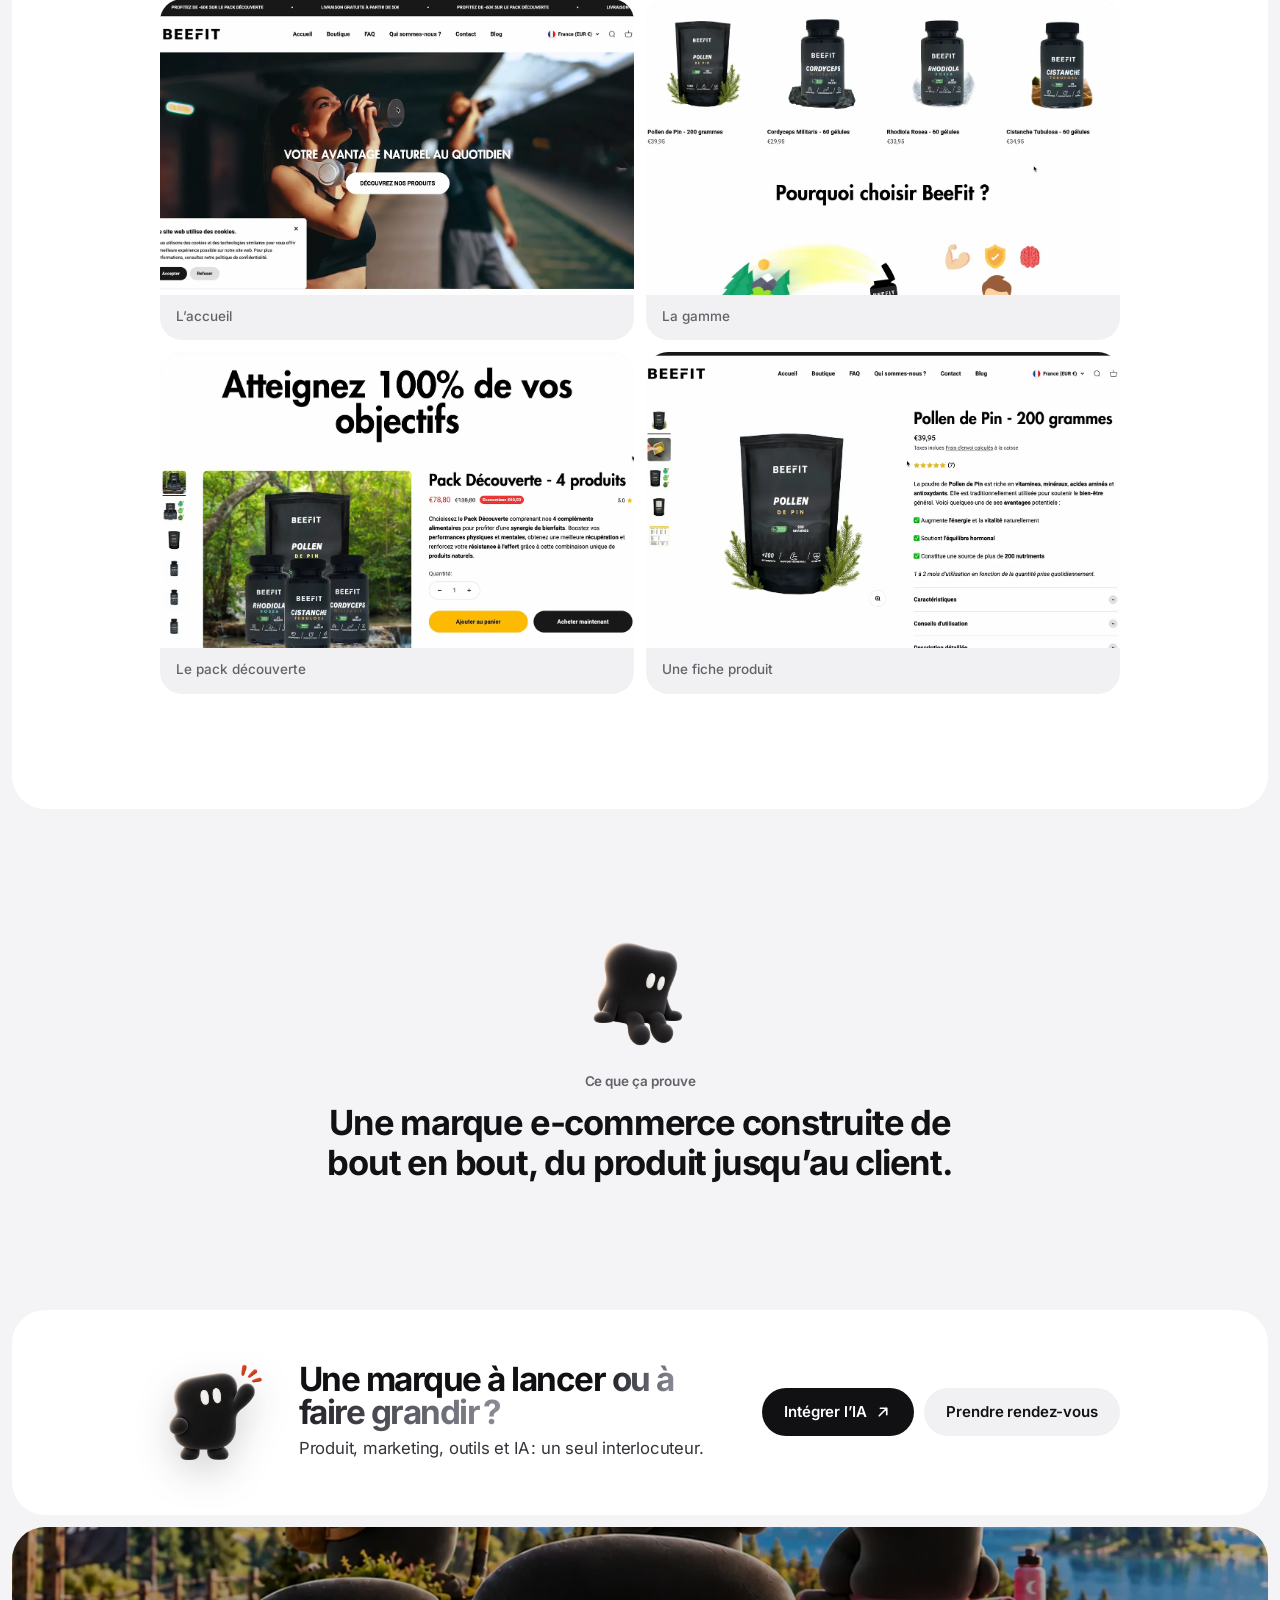
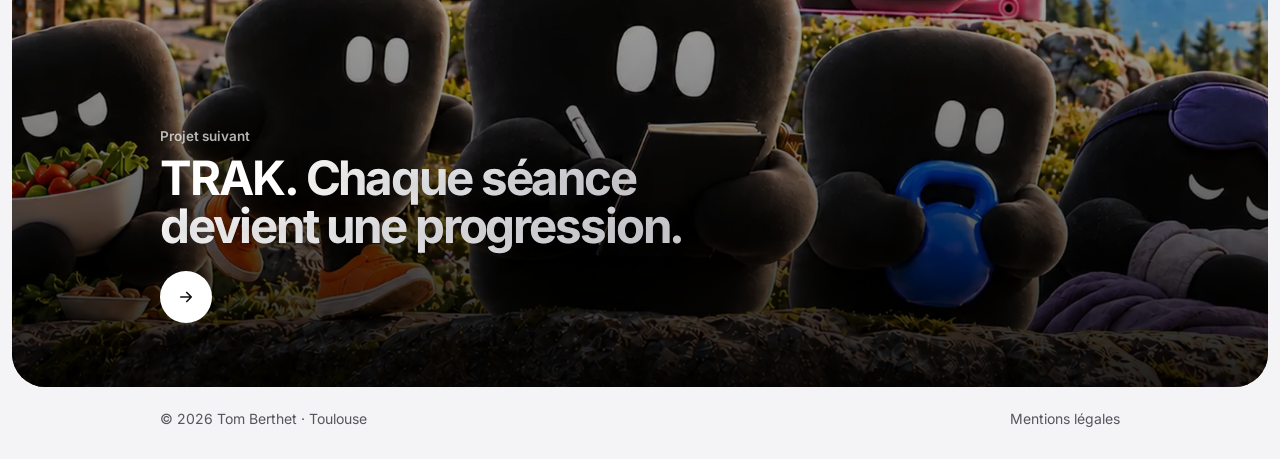
<file: beefit.html>
<!doctype html>
<!-- Page générée par build/projets.py : modifier les données là-bas, pas ce fichier. -->
<html lang="fr">
<head>
<meta charset="utf-8">
<meta name="viewport" content="width=device-width, initial-scale=1">
<title>BeeFit · Tom Berthet</title>
<meta name="description" content="BeeFit, la première entreprise cofondée par Tom Berthet : une marque e-commerce de compléments naturels pour sportifs, plus de 200 clients.">
<meta property="og:title" content="BeeFit · Tom Berthet">
<meta property="og:description" content="BeeFit, la première entreprise cofondée par Tom Berthet : une marque e-commerce de compléments naturels pour sportifs, plus de 200 clients.">
<meta property="og:image" content="https://tomberthet.fr/assets/og/beefit.jpg">
<meta property="og:image:width" content="1200">
<meta property="og:image:height" content="630">
<meta property="og:url" content="https://tomberthet.fr/beefit.html">
<meta property="og:type" content="article">
<meta property="og:locale" content="fr_FR">
<meta name="twitter:card" content="summary_large_image">
<meta name="theme-color" content="#0F1F16">
<link rel="canonical" href="https://tomberthet.fr/beefit.html">
<link rel="icon" href="assets/favicon.ico" sizes="any">
<link rel="icon" href="assets/favicon.png" type="image/png">
<link rel="apple-touch-icon" href="assets/apple-touch-icon.png">
<link rel="preload" href="assets/fonts/Inter-700.woff2" as="font" type="font/woff2" crossorigin>
<link rel="stylesheet" href="assets/site.css">
<link rel="stylesheet" href="assets/monde.css">
<script>document.documentElement.classList.add('js');setTimeout(()=>{if(!document.querySelector('[data-r].in'))document.documentElement.classList.add('rv')},2500)</script>
</head>
<body class="monde projet" style="--pbg:#0F1F16">
<a class="skip" href="#contenu">Aller au contenu</a>
<header class="top">
  <div class="mw">
    <a class="me" href="./"><img src="assets/avatar.jpg" alt="" width="28" height="28">Tom Berthet</a>
    <nav id="menu" aria-label="Pages"><a href="portfolio.html" aria-current="page">Portfolio</a><a href="integration-ia.html">Intégrer l’IA</a><a href="blog.html">Blog</a><a class="nav-cta" href="integration-ia.html#contact">Prendre rendez-vous</a></nav>
    <a class="btn dark sm" href="integration-ia.html#contact">Prendre rendez-vous</a>
    <button class="menu-btn" type="button" aria-expanded="false" aria-controls="menu" aria-label="Ouvrir le menu"><span></span><span></span></button>
  </div>
</header>
<main id="contenu">
<section class="panel p-hero" aria-labelledby="titre">
  <img class="bg" src="assets/img/beefit/pack.webp" alt="" fetchpriority="high" style="--pos:50% 45%">
  <div class="mw">
    <a class="p-back" href="portfolio.html"><svg class="i" aria-hidden="true"><use href="assets/icons.svg#back"/></svg>Tout le portfolio</a><br>
    <h1 class="mega" id="titre">BeeFit. <em>Une marque créée de A à Z.</em></h1>
    <p class="sub">Une marque française de compléments naturels pour sportifs, lancée en ligne de bout en bout.</p>
    <ul class="meta"><li><small>Rôle</small><b>Cofondateur</b></li><li><small>Période</small><b>Mars – sept. 2023</b></li><li><small>Canal</small><b>E-commerce</b></li><li><small>Clients</small><b>200+</b></li></ul>
  </div>
</section>
<section class="panel p-story pad" aria-label="L’histoire"><div class="mw"><div class="chapters"><article class="chap" data-r style="--d:0.00s"><span class="n">01</span><h2>De A à Z</h2><p>Sourcing, formulation, marque, boutique en ligne, acquisition, service client : chaque étape construite en interne.</p></article><article class="chap" data-r style="--d:0.08s"><span class="n">02</span><h2>Les résultats</h2><p>Une gamme de quatre produits et plus de 200 clients en six mois.</p></article><article class="chap" data-r style="--d:0.16s"><span class="n">03</span><h2>Ce qui en reste</h2><p>Le réflexe de penser marque, marketing, client et modèle économique dès le premier jour d’un projet.</p></article></div><div class="p-nums"><ul style="--cols:2"><li data-r><b>200+</b><span>clients</span></li><li data-r><b>4</b><span>produits</span></li></ul></div></div></section>
<section class="panel p-board pad" aria-labelledby="pl0">
  <div class="mw"><div class="sec-head" data-r><h2 class="big" id="pl0">La boutique</h2><p class="lead">Le site, tel qu’il était en 2023.</p></div><div class="b-grid" style="--cols:2"><figure data-r><img src="assets/img/beefit/site-accueil.webp" alt="L’accueil" loading="lazy"><figcaption class="fcap">L’accueil</figcaption></figure><figure data-r><img src="assets/img/beefit/site-gamme.webp" alt="La gamme" loading="lazy"><figcaption class="fcap">La gamme</figcaption></figure><figure data-r><img src="assets/img/beefit/site-pack.webp" alt="Le pack découverte" loading="lazy"><figcaption class="fcap">Le pack découverte</figcaption></figure><figure data-r><img src="assets/img/beefit/site-fiche.webp" alt="Une fiche produit" loading="lazy"><figcaption class="fcap">Une fiche produit</figcaption></figure></div></div>
</section>
<section class="panel open p-quote pad" aria-label="Ce que ça prouve"><div class="mw" data-r>
  <img src="assets/img/monde/max-assis.webp" alt="" loading="lazy"><p class="kicker">Ce que ça prouve</p><p class="proof-line">Une marque e-commerce construite de bout en bout, du produit jusqu’au client.</p>
</div></section>
<section class="panel p-cta" aria-labelledby="cta-beefit" style="padding-block:clamp(32px,4vw,52px)"><div class="mw"><div class="p-cta-in" data-r>
  <img src="assets/img/monde/max-salut.webp" alt="" loading="lazy">
  <div><h2 class="big" id="cta-beefit">Une marque à lancer <em>ou à faire grandir ?</em></h2><p class="lead">Produit, marketing, outils et IA : un seul interlocuteur.</p></div>
  <div class="cta"><a class="btn dark" href="integration-ia.html">Intégrer l’IA<svg class="i" aria-hidden="true"><use href="assets/icons.svg#go"/></svg></a><a class="btn soft" href="integration-ia.html#contact">Prendre rendez-vous</a></div>
</div></div></section>
<a class="panel p-next" href="trak.html">
  <img src="assets/img/affiches/max-lac-sans-logo.webp" alt="" loading="lazy">
  <div class="mw"><p class="kicker">Projet suivant</p><p class="big">TRAK. <em>Chaque séance devient une progression.</em></p><span class="go" aria-hidden="true"><svg class="i" aria-hidden="true"><use href="assets/icons.svg#next"/></svg></span></div>
</a>
</main>
<footer class="foot"><div class="mw"><span>© 2026 Tom Berthet · Toulouse</span><a href="mentions-legales.html">Mentions légales</a></div></footer>
<script src="assets/site.js" defer></script>
<script src="assets/monde.js" defer></script>
</body>
</html>
</file>
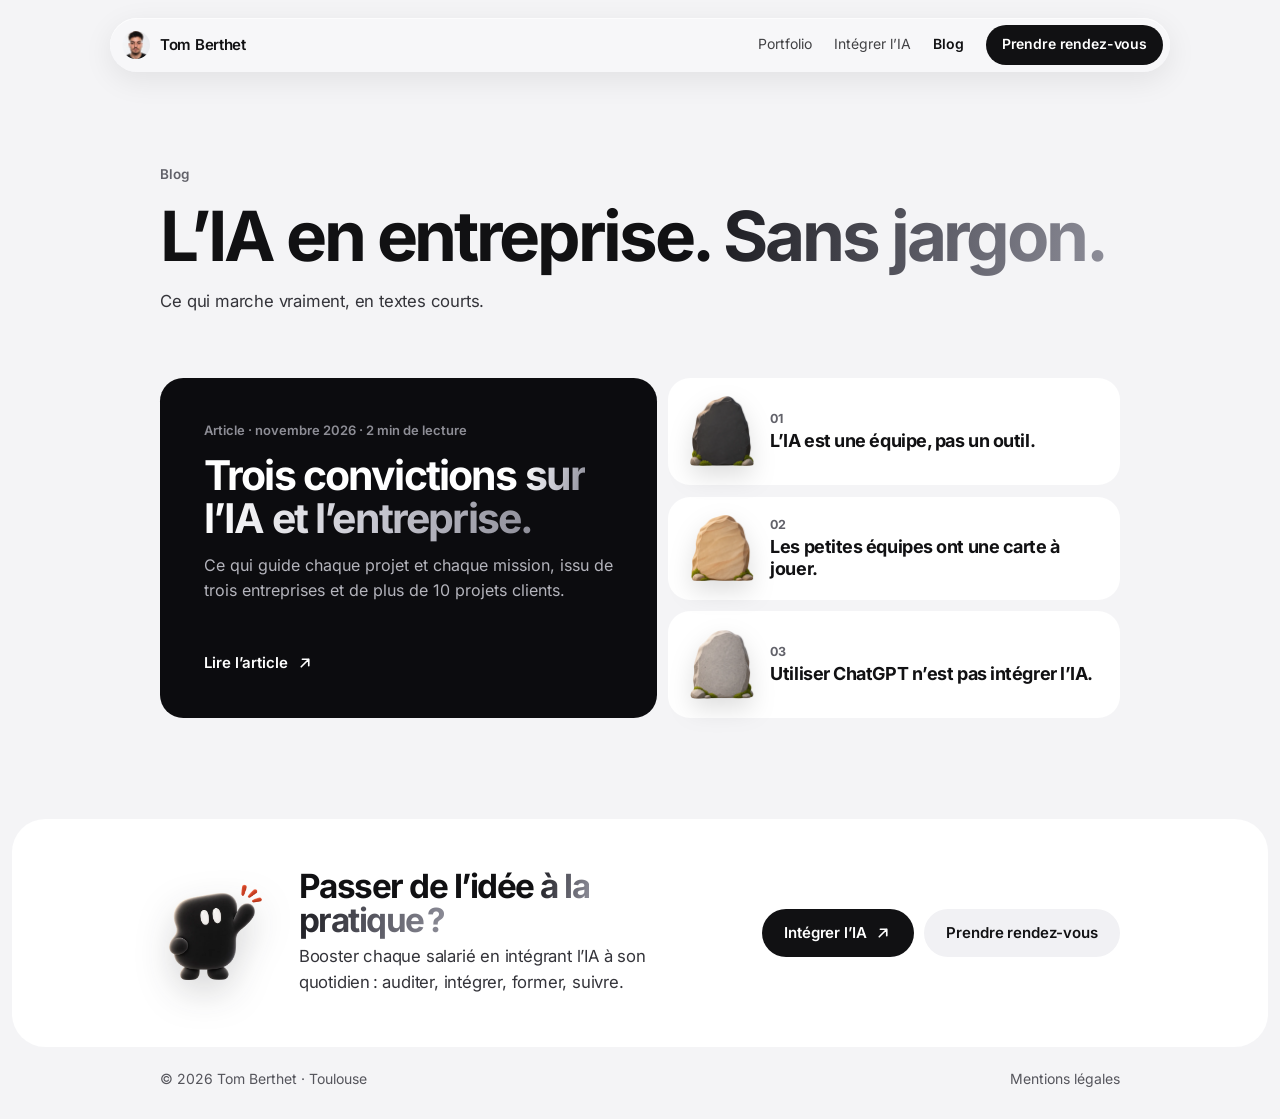
<file: blog.html>
<!doctype html>
<!-- Blog : la liste des articles. Pour en ajouter un, créer sa page puis une carte .post ici. -->
<html lang="fr">
<head>
<meta charset="utf-8">
<meta name="viewport" content="width=device-width, initial-scale=1">
<title>Blog · Tom Berthet</title>
<meta name="description" content="Le blog de Tom Berthet : convictions sur l’IA et l’entreprise, et coulisses des projets construits avec l’IA.">
<meta property="og:title" content="Blog · Tom Berthet">
<meta property="og:description" content="L’IA est une équipe, pas un outil. Les petites équipes ont une carte à jouer. Utiliser ChatGPT n’est pas intégrer l’IA.">
<meta property="og:image" content="https://tomberthet.fr/assets/og/blog.jpg">
<meta property="og:image:width" content="1200">
<meta property="og:image:height" content="630">
<meta property="og:url" content="https://tomberthet.fr/blog.html">
<meta property="og:type" content="website">
<meta property="og:locale" content="fr_FR">
<meta name="twitter:card" content="summary_large_image">
<meta name="theme-color" content="#ECECEF">
<link rel="canonical" href="https://tomberthet.fr/blog.html">
<link rel="icon" href="assets/favicon.ico" sizes="any">
<link rel="icon" href="assets/favicon.png" type="image/png">
<link rel="apple-touch-icon" href="assets/apple-touch-icon.png">
<link rel="preload" href="assets/fonts/Inter-700.woff2" as="font" type="font/woff2" crossorigin>
<link rel="stylesheet" href="assets/site.css">
<link rel="stylesheet" href="assets/monde.css">
<script>document.documentElement.classList.add('js');setTimeout(()=>{if(!document.querySelector('[data-r].in'))document.documentElement.classList.add('rv')},2500)</script>
</head>
<body class="monde">
<a class="skip" href="#contenu">Aller au contenu</a>

<header class="top">
  <div class="mw">
    <a class="me" href="./"><img src="assets/avatar.jpg" alt="" width="28" height="28">Tom Berthet</a>
    <nav id="menu" aria-label="Pages"><a href="portfolio.html">Portfolio</a><a href="integration-ia.html">Intégrer l’IA</a><a href="blog.html" aria-current="page">Blog</a><a class="nav-cta" href="integration-ia.html#contact">Prendre rendez-vous</a></nav>
    <a class="btn dark sm" href="integration-ia.html#contact">Prendre rendez-vous</a>
    <button class="menu-btn" type="button" aria-expanded="false" aria-controls="menu" aria-label="Ouvrir le menu"><span></span><span></span></button>
  </div>
</header>

<main id="contenu">

<section class="panel open page-head" aria-labelledby="titre">
  <div class="mw" data-r>
    <p class="kicker">Blog</p>
    <h1 class="mega" id="titre">L’IA en entreprise. <em>Sans jargon.</em></h1>
    <p class="lead">Ce qui marche vraiment, en textes courts.</p>
  </div>
</section>

<section class="panel open" aria-label="Articles" style="padding-bottom:clamp(56px,7vw,96px)">
  <div class="mw">
    <article class="feat" data-r>
      <a class="feat-main" href="vision.html">
        <span class="k">Article · novembre 2026 · 2 min de lecture</span>
        <h2>Trois convictions <em>sur l’IA et l’entreprise.</em></h2>
        <p>Ce qui guide chaque projet et chaque mission, issu de trois entreprises et de plus de 10 projets clients.</p>
        <span class="more">Lire l’article<svg class="i" aria-hidden="true"><use href="assets/icons.svg#go"/></svg></span>
      </a>
      <ol class="feat-parts">
        <li><a href="vision.html#equipe"><img src="assets/img/monde/pierre-basalte.webp" alt="" loading="lazy"><span><small>01</small>L’IA est une équipe, pas un outil.</span></a></li>
        <li><a href="vision.html#france"><img src="assets/img/monde/pierre-gres.webp" alt="" loading="lazy"><span><small>02</small>Les petites équipes ont une carte à jouer.</span></a></li>
        <li><a href="vision.html#integrer"><img src="assets/img/monde/pierre-granit.webp" alt="" loading="lazy"><span><small>03</small>Utiliser ChatGPT n’est pas intégrer l’IA.</span></a></li>
      </ol>
    </article>
  </div>
</section>

<section class="panel p-cta" aria-labelledby="t-next" style="padding-block:clamp(32px,4vw,52px)"><div class="mw"><div class="p-cta-in" data-r>
  <img src="assets/img/monde/max-salut.webp" alt="" loading="lazy">
  <div><h2 class="big" id="t-next">Passer de l’idée <em>à la pratique ?</em></h2><p class="lead">Booster chaque salarié en intégrant l’IA à son quotidien : auditer, intégrer, former, suivre.</p></div>
  <div class="cta"><a class="btn dark" href="integration-ia.html">Intégrer l’IA<svg class="i" aria-hidden="true"><use href="assets/icons.svg#go"/></svg></a><a class="btn soft" href="integration-ia.html#contact">Prendre rendez-vous</a></div>
</div></div></section>

</main>

<footer class="foot"><div class="mw"><span>© 2026 Tom Berthet · Toulouse</span><a href="mentions-legales.html">Mentions légales</a></div></footer>
<script src="assets/site.js" defer></script>
</body>
</html>
</file>
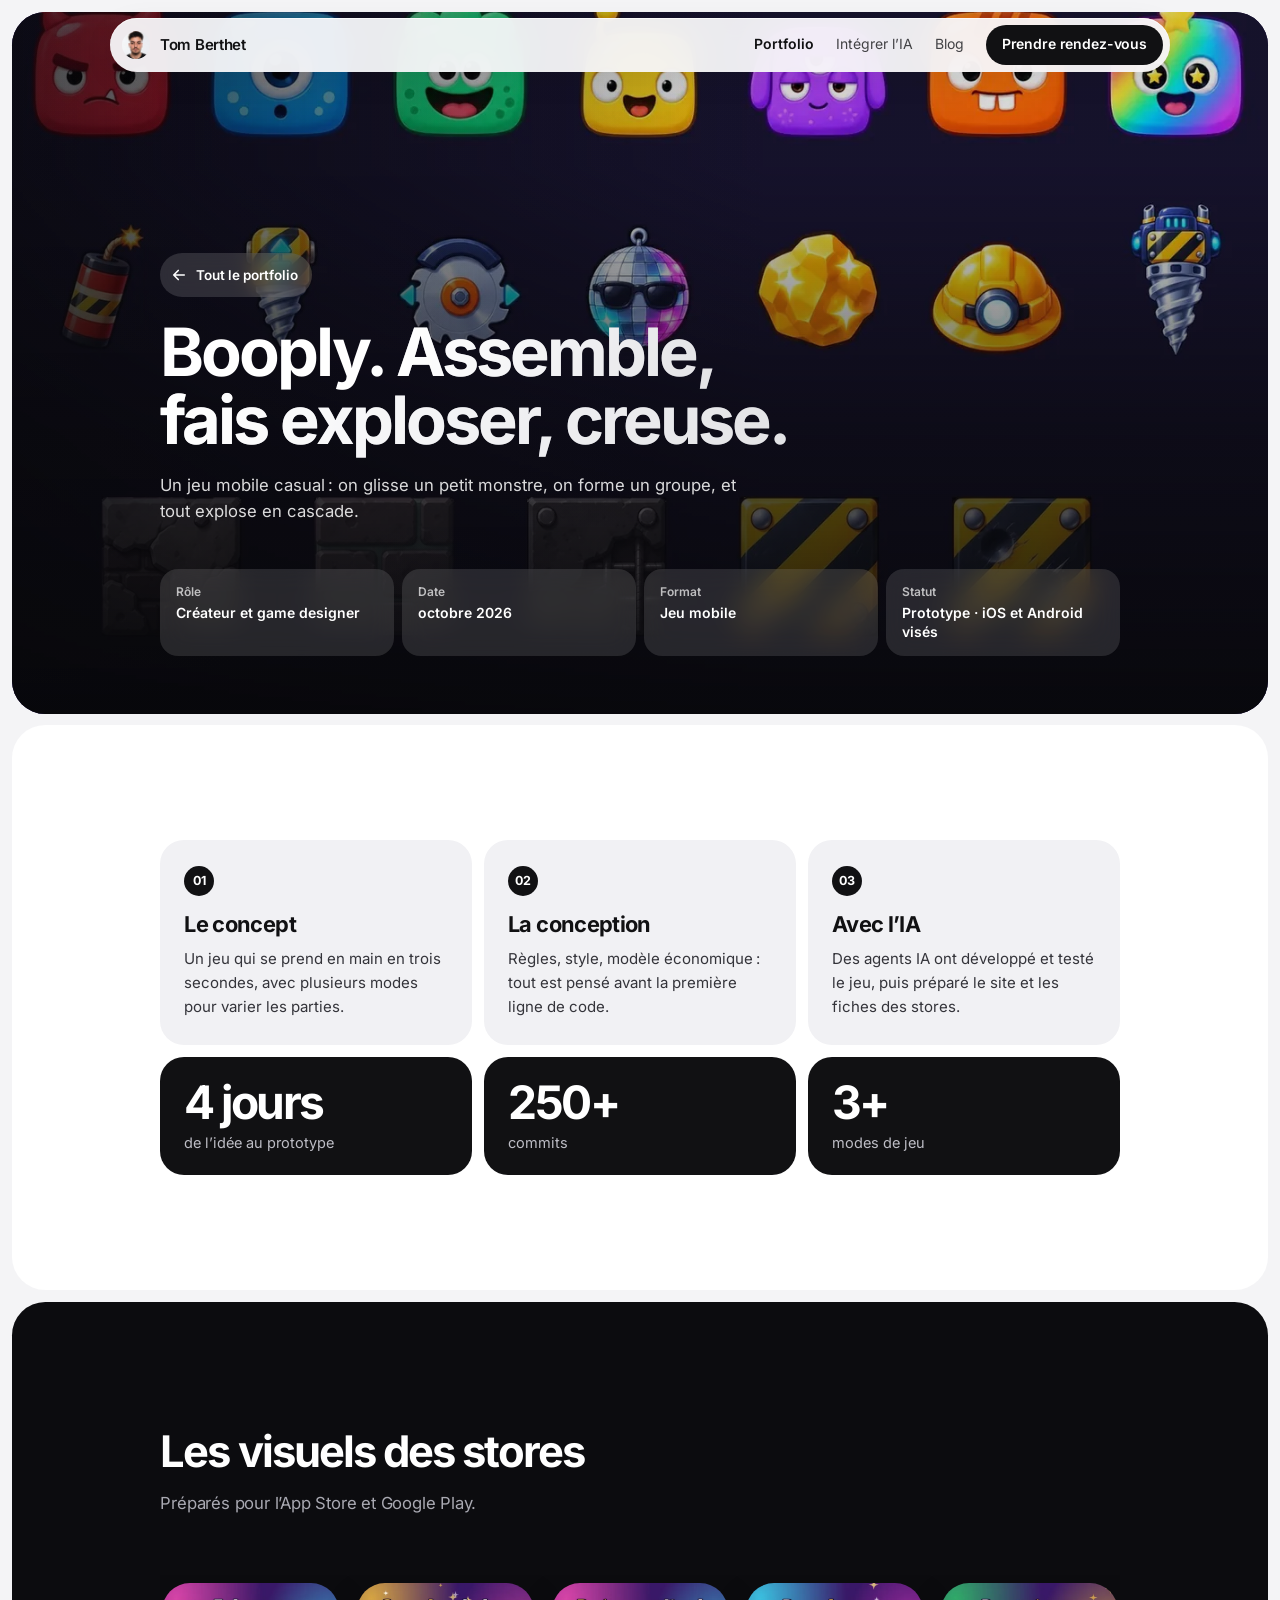
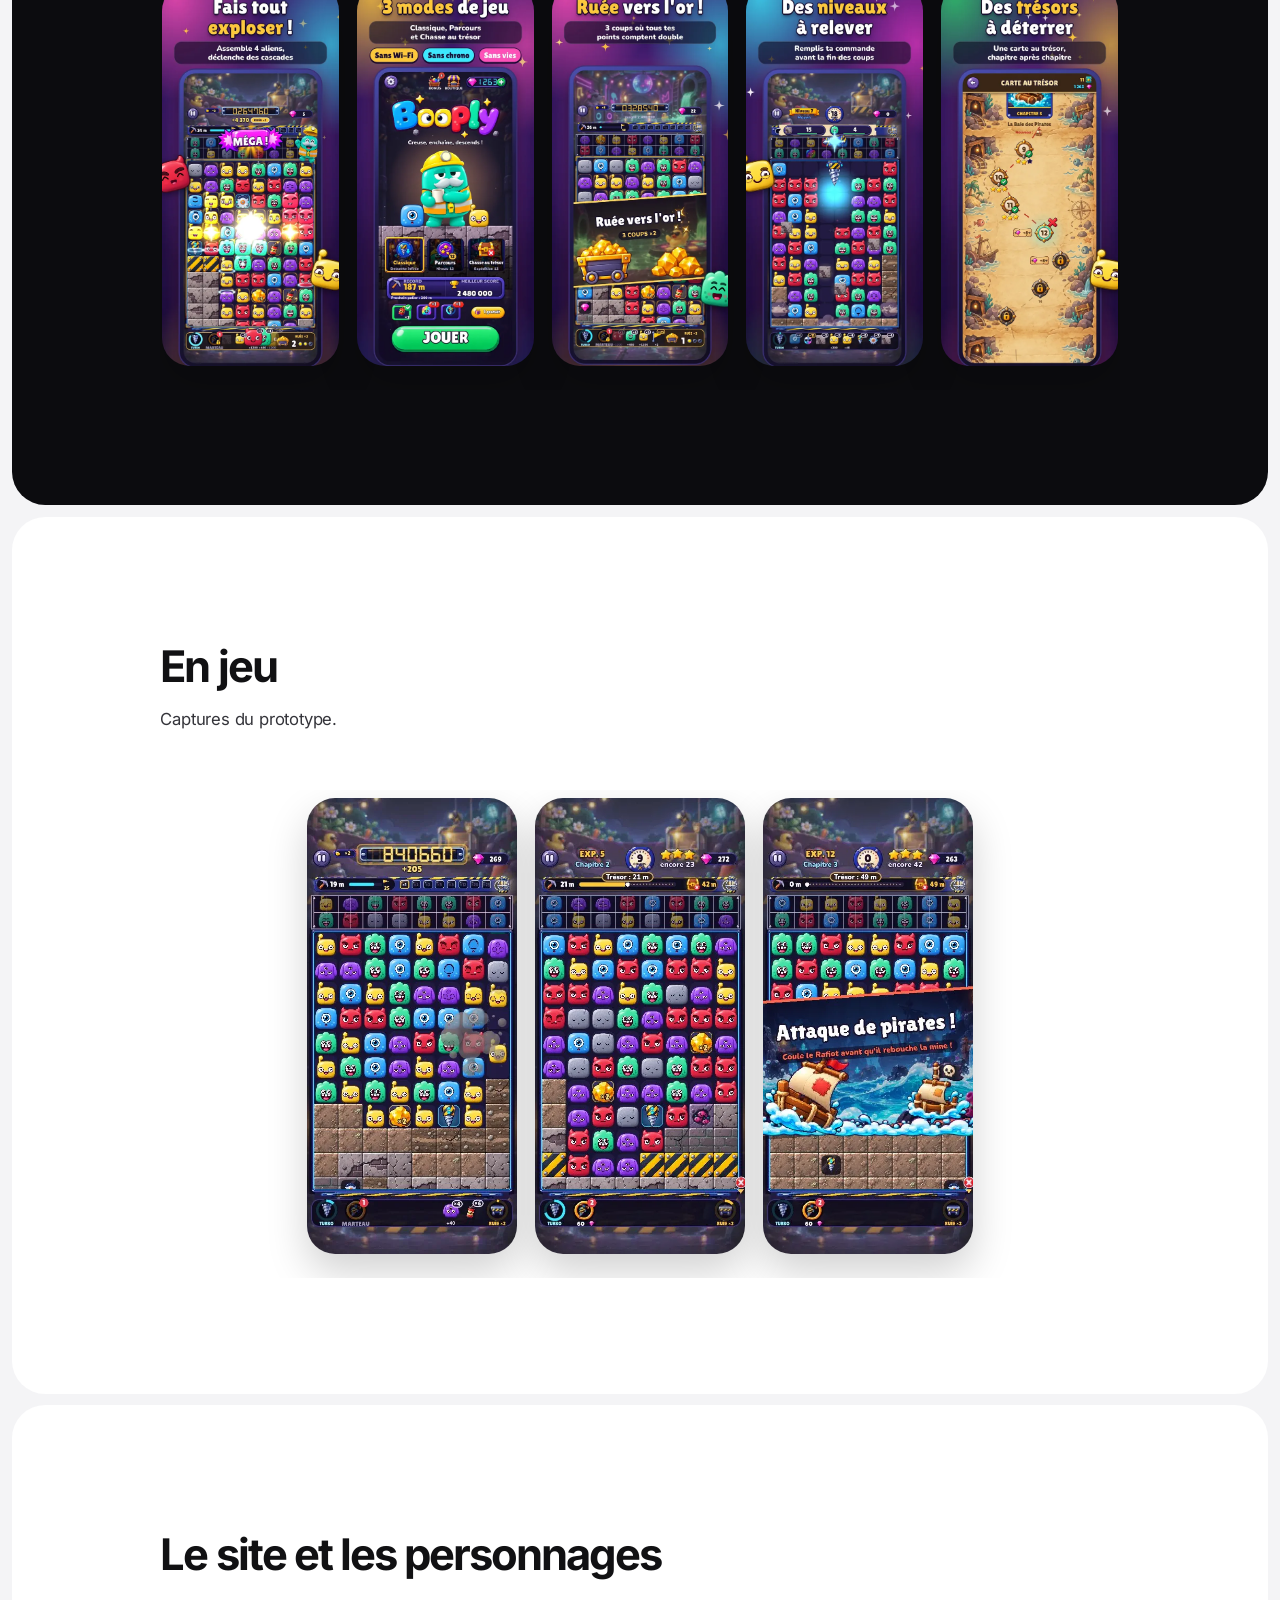
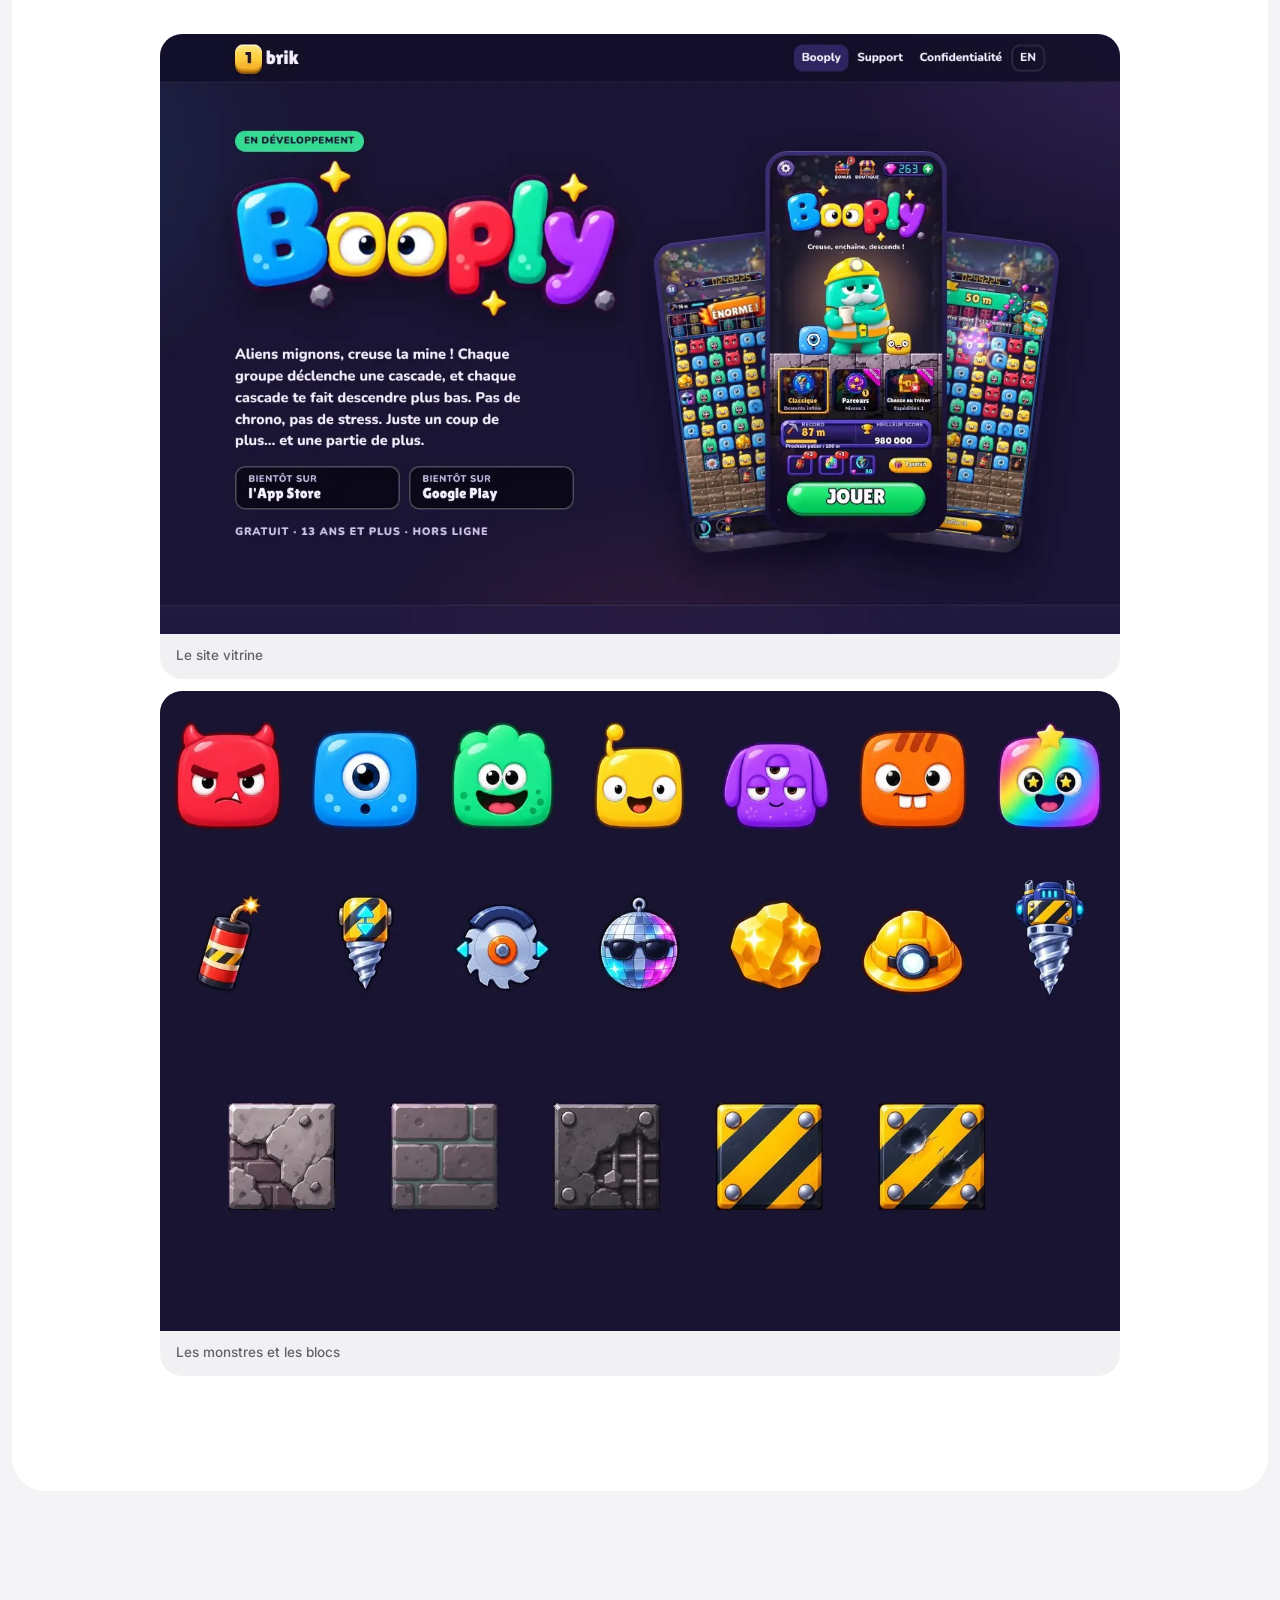
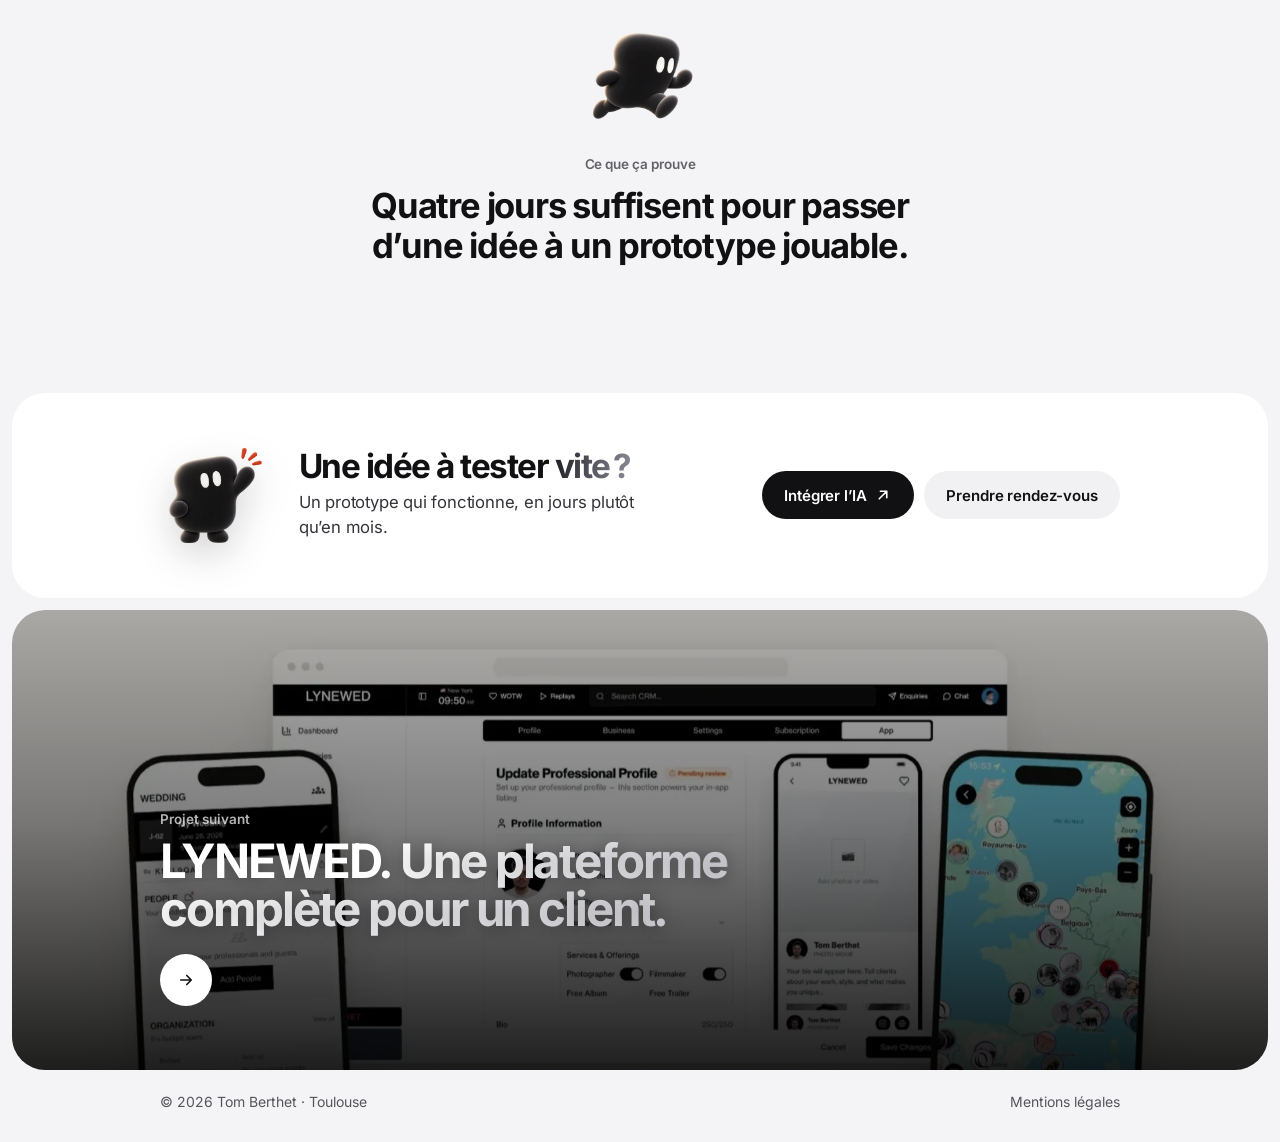
<file: booply.html>
<!doctype html>
<!-- Page générée par build/projets.py : modifier les données là-bas, pas ce fichier. -->
<html lang="fr">
<head>
<meta charset="utf-8">
<meta name="viewport" content="width=device-width, initial-scale=1">
<title>Booply · Tom Berthet</title>
<meta name="description" content="Booply, un jeu mobile casual conçu par Tom Berthet : de l’idée au prototype en quatre jours, 271 commits. Prochaine étape : iOS et Android.">
<meta property="og:title" content="Booply · Tom Berthet">
<meta property="og:description" content="Booply, un jeu mobile casual conçu par Tom Berthet : de l’idée au prototype en quatre jours, 271 commits. Prochaine étape : iOS et Android.">
<meta property="og:image" content="https://tomberthet.fr/assets/og/booply.jpg">
<meta property="og:image:width" content="1200">
<meta property="og:image:height" content="630">
<meta property="og:url" content="https://tomberthet.fr/booply.html">
<meta property="og:type" content="article">
<meta property="og:locale" content="fr_FR">
<meta name="twitter:card" content="summary_large_image">
<meta name="theme-color" content="#1B0B3A">
<link rel="canonical" href="https://tomberthet.fr/booply.html">
<link rel="icon" href="assets/favicon.ico" sizes="any">
<link rel="icon" href="assets/favicon.png" type="image/png">
<link rel="apple-touch-icon" href="assets/apple-touch-icon.png">
<link rel="preload" href="assets/fonts/Inter-700.woff2" as="font" type="font/woff2" crossorigin>
<link rel="stylesheet" href="assets/site.css">
<link rel="stylesheet" href="assets/monde.css">
<script>document.documentElement.classList.add('js');setTimeout(()=>{if(!document.querySelector('[data-r].in'))document.documentElement.classList.add('rv')},2500)</script>
</head>
<body class="monde projet" style="--pbg:#1B0B3A">
<a class="skip" href="#contenu">Aller au contenu</a>
<header class="top">
  <div class="mw">
    <a class="me" href="./"><img src="assets/avatar.jpg" alt="" width="28" height="28">Tom Berthet</a>
    <nav id="menu" aria-label="Pages"><a href="portfolio.html" aria-current="page">Portfolio</a><a href="integration-ia.html">Intégrer l’IA</a><a href="blog.html">Blog</a><a class="nav-cta" href="integration-ia.html#contact">Prendre rendez-vous</a></nav>
    <a class="btn dark sm" href="integration-ia.html#contact">Prendre rendez-vous</a>
    <button class="menu-btn" type="button" aria-expanded="false" aria-controls="menu" aria-label="Ouvrir le menu"><span></span><span></span></button>
  </div>
</header>
<main id="contenu">
<section class="panel p-hero" aria-labelledby="titre">
  <img class="bg" src="assets/img/booply/planche-persos.webp" alt="" fetchpriority="high" style="--pos:50% 40%">
  <div class="mw">
    <a class="p-back" href="portfolio.html"><svg class="i" aria-hidden="true"><use href="assets/icons.svg#back"/></svg>Tout le portfolio</a><br>
    <h1 class="mega" id="titre">Booply. <em>Assemble, fais exploser, creuse.</em></h1>
    <p class="sub">Un jeu mobile casual : on glisse un petit monstre, on forme un groupe, et tout explose en cascade.</p>
    <ul class="meta"><li><small>Rôle</small><b>Créateur et game designer</b></li><li><small>Date</small><b>octobre 2026</b></li><li><small>Format</small><b>Jeu mobile</b></li><li><small>Statut</small><b>Prototype · iOS et Android visés</b></li></ul>
  </div>
</section>
<section class="panel p-story pad" aria-label="L’histoire"><div class="mw"><div class="chapters"><article class="chap" data-r style="--d:0.00s"><span class="n">01</span><h2>Le concept</h2><p>Un jeu qui se prend en main en trois secondes, avec plusieurs modes pour varier les parties.</p></article><article class="chap" data-r style="--d:0.08s"><span class="n">02</span><h2>La conception</h2><p>Règles, style, modèle économique : tout est pensé avant la première ligne de code.</p></article><article class="chap" data-r style="--d:0.16s"><span class="n">03</span><h2>Avec l’IA</h2><p>Des agents IA ont développé et testé le jeu, puis préparé le site et les fiches des stores.</p></article></div><div class="p-nums"><ul style="--cols:3"><li data-r><b>4 jours</b><span>de l’idée au prototype</span></li><li data-r><b>250+</b><span>commits</span></li><li data-r><b>3+</b><span>modes de jeu</span></li></ul></div></div></section>
<section class="panel p-board pad dark" aria-labelledby="pl0">
  <div class="mw"><div class="sec-head" data-r><h2 class="big" id="pl0">Les visuels des stores</h2><p class="lead">Préparés pour l’App Store et Google Play.</p></div><div class="b-phones"><img class="flat" src="assets/img/booply/store-cascade.webp" alt="" loading="lazy"><img class="flat" src="assets/img/booply/store-modes.webp" alt="" loading="lazy"><img class="flat" src="assets/img/booply/store-ruee.webp" alt="" loading="lazy"><img class="flat" src="assets/img/booply/store-parcours.webp" alt="" loading="lazy"><img class="flat" src="assets/img/booply/store-tresor.webp" alt="" loading="lazy"></div></div>
</section>
<section class="panel p-board pad" aria-labelledby="pl1">
  <div class="mw"><div class="sec-head" data-r><h2 class="big" id="pl1">En jeu</h2><p class="lead">Captures du prototype.</p></div><div class="b-phones"><img class="flat" src="assets/img/booply/jeu-classique.webp" alt="" loading="lazy"><img class="flat" src="assets/img/booply/ingame-mode-chasse.webp" alt="" loading="lazy"><img class="flat" src="assets/img/booply/ingame-moment-pirate.webp" alt="" loading="lazy"></div></div>
</section>
<section class="panel p-board pad" aria-labelledby="pl2">
  <div class="mw"><div class="sec-head" data-r><h2 class="big" id="pl2">Le site et les personnages</h2></div><div class="b-wide"><figure data-r><img src="assets/img/booply/site.webp" alt="Le site vitrine" loading="lazy"><figcaption class="fcap">Le site vitrine</figcaption></figure><figure data-r><img src="assets/img/booply/planche-persos.webp" alt="Les monstres et les blocs" loading="lazy"><figcaption class="fcap">Les monstres et les blocs</figcaption></figure></div></div>
</section>
<section class="panel open p-quote pad" aria-label="Ce que ça prouve"><div class="mw" data-r>
  <img src="assets/img/monde/max-course.webp" alt="" loading="lazy"><p class="kicker">Ce que ça prouve</p><p class="proof-line">Quatre jours suffisent pour passer d’une idée à un prototype jouable.</p>
</div></section>
<section class="panel p-cta" aria-labelledby="cta-booply" style="padding-block:clamp(32px,4vw,52px)"><div class="mw"><div class="p-cta-in" data-r>
  <img src="assets/img/monde/max-salut.webp" alt="" loading="lazy">
  <div><h2 class="big" id="cta-booply">Une idée à tester <em>vite ?</em></h2><p class="lead">Un prototype qui fonctionne, en jours plutôt qu’en mois.</p></div>
  <div class="cta"><a class="btn dark" href="integration-ia.html">Intégrer l’IA<svg class="i" aria-hidden="true"><use href="assets/icons.svg#go"/></svg></a><a class="btn soft" href="integration-ia.html#contact">Prendre rendez-vous</a></div>
</div></div></section>
<a class="panel p-next" href="lynewed.html">
  <img src="assets/img/lynewed/presentation.webp" alt="" loading="lazy">
  <div class="mw"><p class="kicker">Projet suivant</p><p class="big">LYNEWED. <em>Une plateforme complète pour un client.</em></p><span class="go" aria-hidden="true"><svg class="i" aria-hidden="true"><use href="assets/icons.svg#next"/></svg></span></div>
</a>
</main>
<footer class="foot"><div class="mw"><span>© 2026 Tom Berthet · Toulouse</span><a href="mentions-legales.html">Mentions légales</a></div></footer>
<script src="assets/site.js" defer></script>
<script src="assets/monde.js" defer></script>
</body>
</html>
</file>
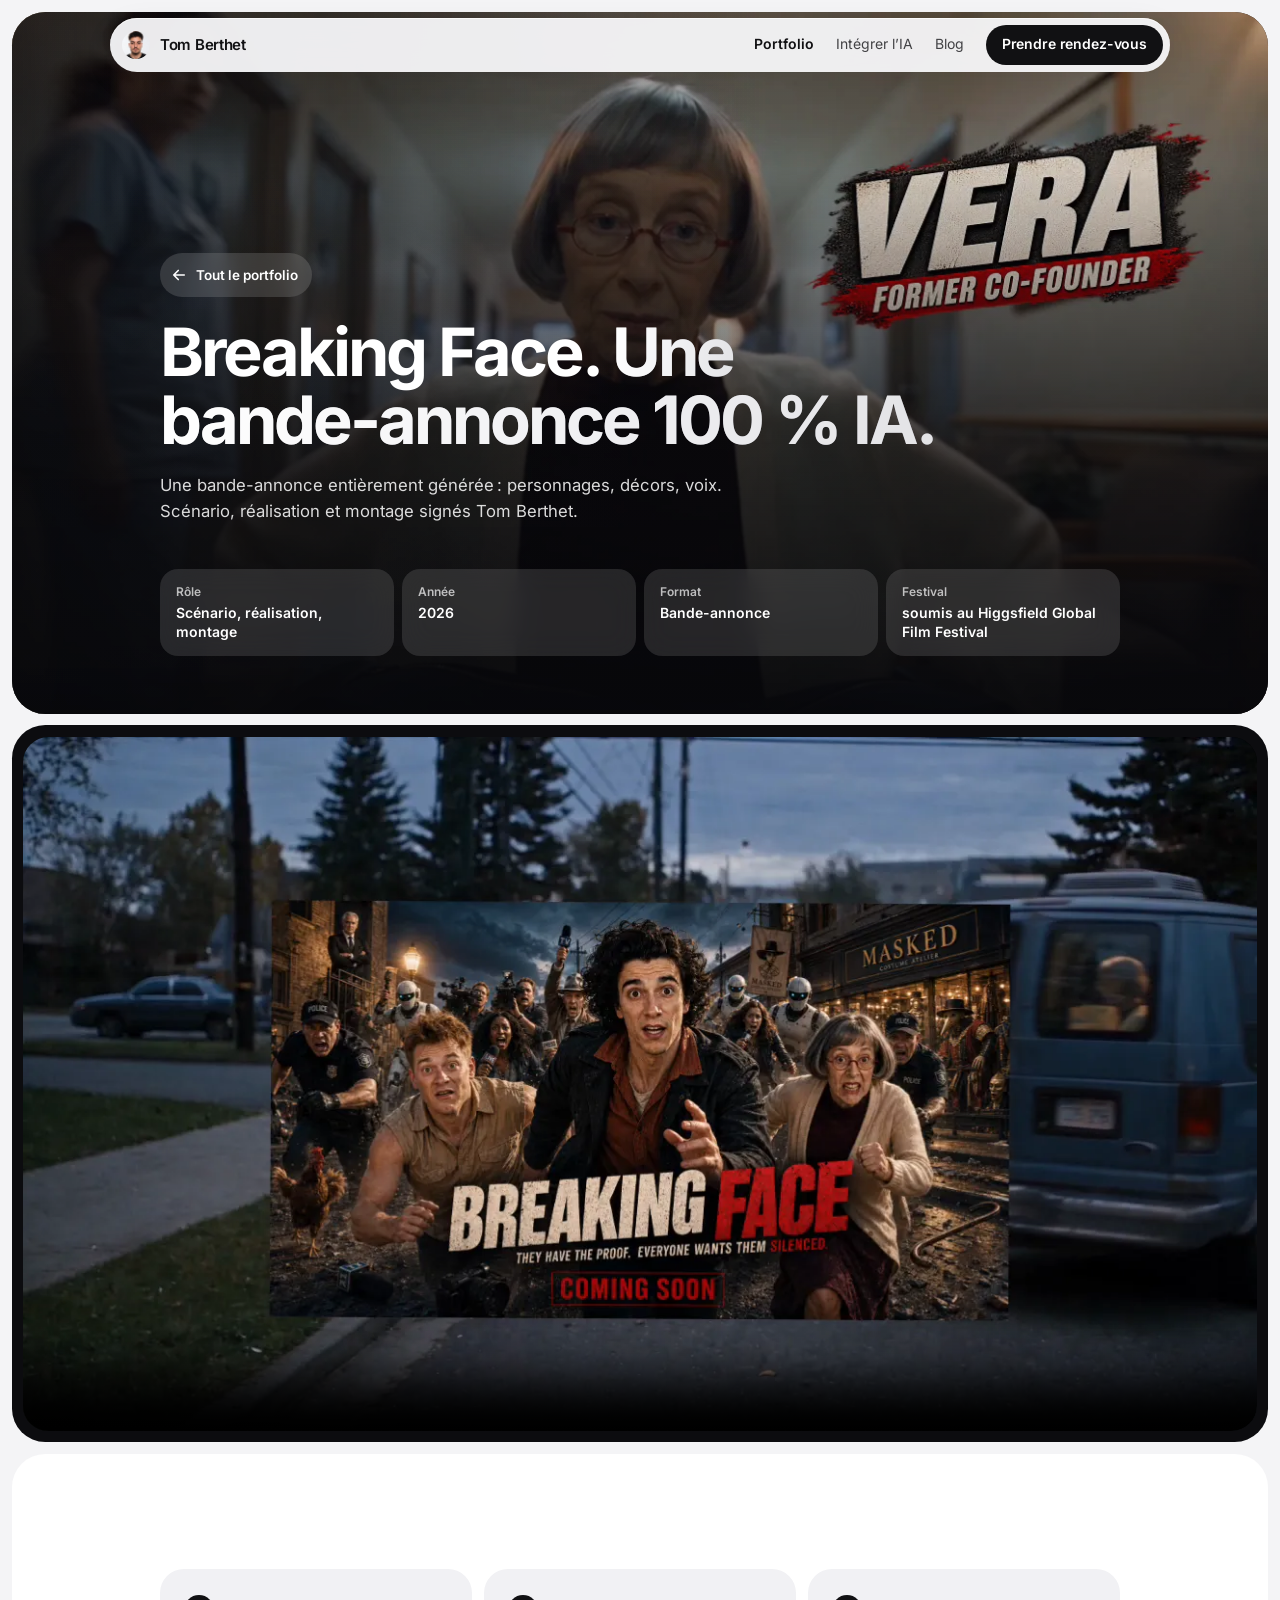
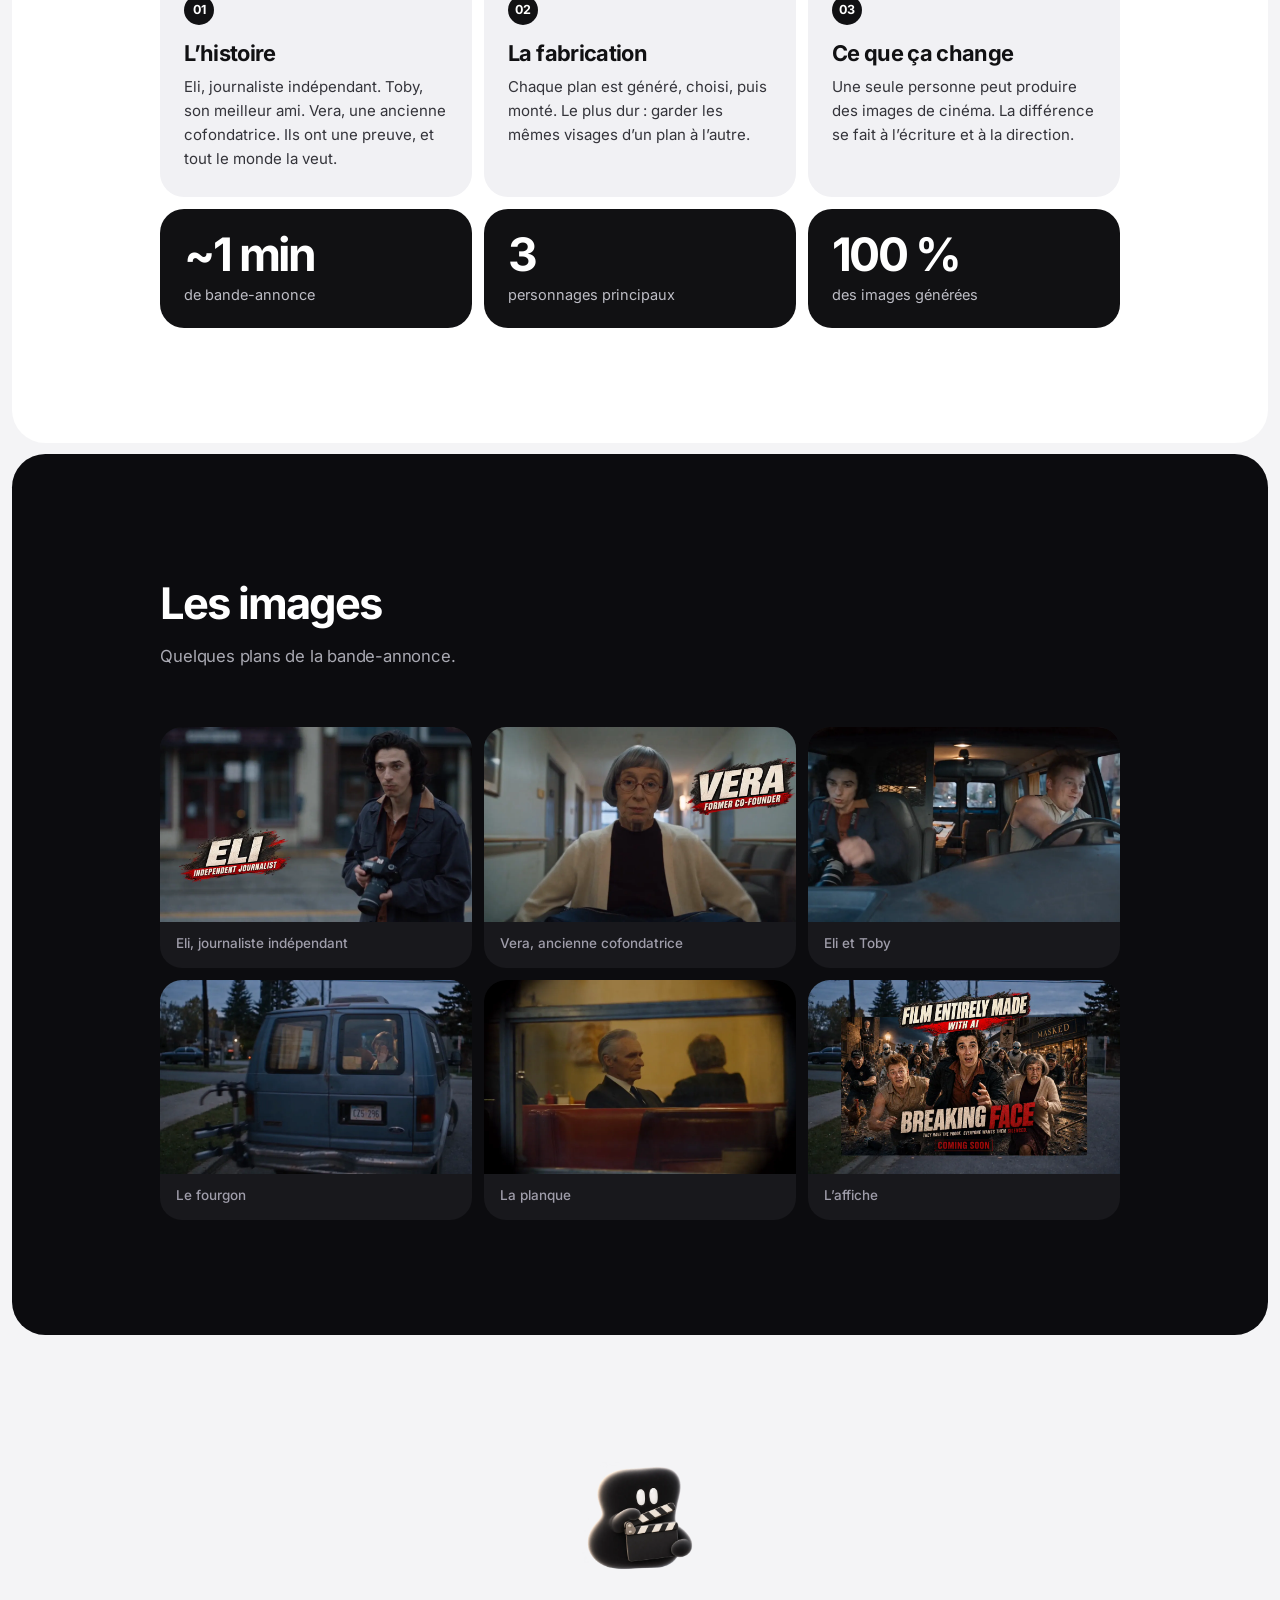
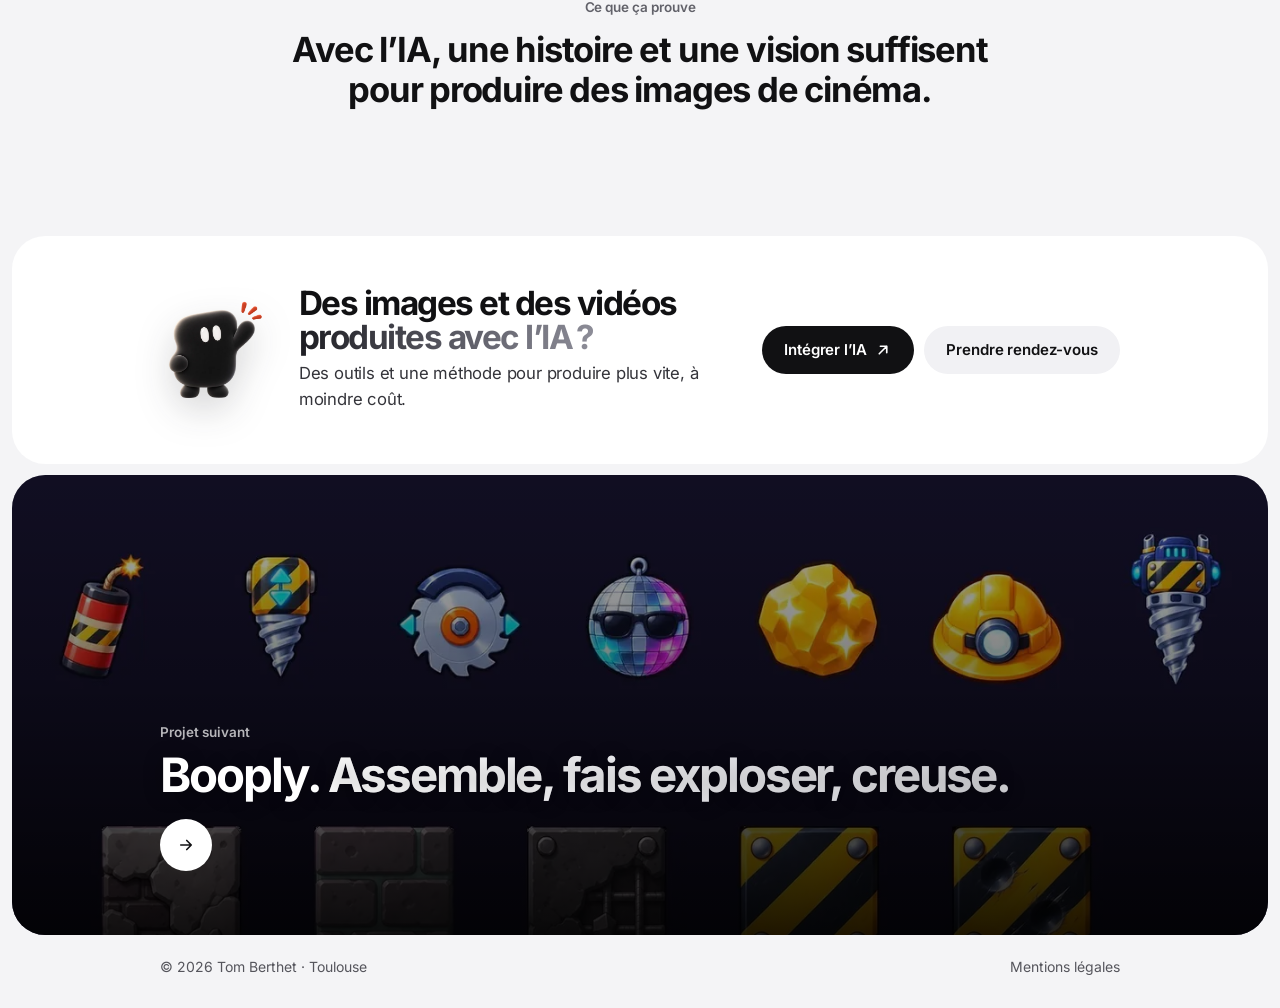
<file: breaking-face.html>
<!doctype html>
<!-- Page générée par build/projets.py : modifier les données là-bas, pas ce fichier. -->
<html lang="fr">
<head>
<meta charset="utf-8">
<meta name="viewport" content="width=device-width, initial-scale=1">
<title>Breaking Face · Tom Berthet</title>
<meta name="description" content="Breaking Face, une bande-annonce 100 % générée par l’IA, écrite et réalisée par Tom Berthet.">
<meta property="og:title" content="Breaking Face · Tom Berthet">
<meta property="og:description" content="Breaking Face, une bande-annonce 100 % générée par l’IA, écrite et réalisée par Tom Berthet.">
<meta property="og:image" content="https://tomberthet.fr/assets/og/breaking-face.jpg">
<meta property="og:image:width" content="1200">
<meta property="og:image:height" content="630">
<meta property="og:url" content="https://tomberthet.fr/breaking-face.html">
<meta property="og:type" content="article">
<meta property="og:locale" content="fr_FR">
<meta name="twitter:card" content="summary_large_image">
<meta name="theme-color" content="#0B0B0E">
<link rel="canonical" href="https://tomberthet.fr/breaking-face.html">
<link rel="icon" href="assets/favicon.ico" sizes="any">
<link rel="icon" href="assets/favicon.png" type="image/png">
<link rel="apple-touch-icon" href="assets/apple-touch-icon.png">
<link rel="preload" href="assets/fonts/Inter-700.woff2" as="font" type="font/woff2" crossorigin>
<link rel="stylesheet" href="assets/site.css">
<link rel="stylesheet" href="assets/monde.css">
<script>document.documentElement.classList.add('js');setTimeout(()=>{if(!document.querySelector('[data-r].in'))document.documentElement.classList.add('rv')},2500)</script>
</head>
<body class="monde projet" style="--pbg:#0B0B0E">
<a class="skip" href="#contenu">Aller au contenu</a>
<header class="top">
  <div class="mw">
    <a class="me" href="./"><img src="assets/avatar.jpg" alt="" width="28" height="28">Tom Berthet</a>
    <nav id="menu" aria-label="Pages"><a href="portfolio.html" aria-current="page">Portfolio</a><a href="integration-ia.html">Intégrer l’IA</a><a href="blog.html">Blog</a><a class="nav-cta" href="integration-ia.html#contact">Prendre rendez-vous</a></nav>
    <a class="btn dark sm" href="integration-ia.html#contact">Prendre rendez-vous</a>
    <button class="menu-btn" type="button" aria-expanded="false" aria-controls="menu" aria-label="Ouvrir le menu"><span></span><span></span></button>
  </div>
</header>
<main id="contenu">
<section class="panel p-hero" aria-labelledby="titre">
  <video class="bg" data-auto muted loop playsinline preload="none" poster="assets/media/bf-29.webp" aria-hidden="true" style="--pos:50% 40%"><source src="assets/media/breaking-face-loop.mp4" type="video/mp4"></video>
  <div class="mw">
    <a class="p-back" href="portfolio.html"><svg class="i" aria-hidden="true"><use href="assets/icons.svg#back"/></svg>Tout le portfolio</a><br>
    <h1 class="mega" id="titre">Breaking Face. <em>Une bande-annonce 100 % IA.</em></h1>
    <p class="sub">Une bande-annonce entièrement générée : personnages, décors, voix. Scénario, réalisation et montage signés Tom Berthet.</p>
    <ul class="meta"><li><small>Rôle</small><b>Scénario, réalisation, montage</b></li><li><small>Année</small><b>2026</b></li><li><small>Format</small><b>Bande-annonce</b></li><li><small>Festival</small><b>soumis au Higgsfield Global Film Festival</b></li></ul>
  </div>
</section>
<section class="panel dark p-film" aria-label="La bande-annonce">
  <div class="player-inline" data-r>
    <video controls playsinline preload="none" poster="assets/media/bf-44.webp"><source src="assets/media/breaking-face.mp4" type="video/mp4"></video>
  </div>
</section>
<section class="panel p-story pad" aria-label="L’histoire"><div class="mw"><div class="chapters"><article class="chap" data-r style="--d:0.00s"><span class="n">01</span><h2>L’histoire</h2><p>Eli, journaliste indépendant. Toby, son meilleur ami. Vera, une ancienne cofondatrice. Ils ont une preuve, et tout le monde la veut.</p></article><article class="chap" data-r style="--d:0.08s"><span class="n">02</span><h2>La fabrication</h2><p>Chaque plan est généré, choisi, puis monté. Le plus dur : garder les mêmes visages d’un plan à l’autre.</p></article><article class="chap" data-r style="--d:0.16s"><span class="n">03</span><h2>Ce que ça change</h2><p>Une seule personne peut produire des images de cinéma. La différence se fait à l’écriture et à la direction.</p></article></div><div class="p-nums"><ul style="--cols:3"><li data-r><b>~1 min</b><span>de bande-annonce</span></li><li data-r><b>3</b><span>personnages principaux</span></li><li data-r><b>100 %</b><span>des images générées</span></li></ul></div></div></section>
<section class="panel p-board pad dark" aria-labelledby="pl0">
  <div class="mw"><div class="sec-head" data-r><h2 class="big" id="pl0">Les images</h2><p class="lead">Quelques plans de la bande-annonce.</p></div><div class="b-grid" style="--cols:3"><figure data-r><img src="assets/media/bf-eli-journaliste.webp" alt="Eli, journaliste indépendant" loading="lazy"><figcaption class="fcap">Eli, journaliste indépendant</figcaption></figure><figure data-r><img src="assets/media/bf-vera-cofondatrice.webp" alt="Vera, ancienne cofondatrice" loading="lazy"><figcaption class="fcap">Vera, ancienne cofondatrice</figcaption></figure><figure data-r><img src="assets/media/bf-van-conducteurs.webp" alt="Eli et Toby" loading="lazy"><figcaption class="fcap">Eli et Toby</figcaption></figure><figure data-r><img src="assets/media/bf-fourgon-nuit.webp" alt="Le fourgon" loading="lazy"><figcaption class="fcap">Le fourgon</figcaption></figure><figure data-r><img src="assets/media/bf-8.webp" alt="La planque" loading="lazy"><figcaption class="fcap">La planque</figcaption></figure><figure data-r><img src="assets/media/bf-affiche-fin.webp" alt="L’affiche" loading="lazy"><figcaption class="fcap">L’affiche</figcaption></figure></div></div>
</section>
<section class="panel open p-quote pad" aria-label="Ce que ça prouve"><div class="mw" data-r>
  <img src="assets/img/monde/max-clap.webp" alt="" loading="lazy"><p class="kicker">Ce que ça prouve</p><p class="proof-line">Avec l’IA, une histoire et une vision suffisent pour produire des images de cinéma.</p>
</div></section>
<section class="panel p-cta" aria-labelledby="cta-breaking-face" style="padding-block:clamp(32px,4vw,52px)"><div class="mw"><div class="p-cta-in" data-r>
  <img src="assets/img/monde/max-salut.webp" alt="" loading="lazy">
  <div><h2 class="big" id="cta-breaking-face">Des images et des vidéos <em>produites avec l’IA ?</em></h2><p class="lead">Des outils et une méthode pour produire plus vite, à moindre coût.</p></div>
  <div class="cta"><a class="btn dark" href="integration-ia.html">Intégrer l’IA<svg class="i" aria-hidden="true"><use href="assets/icons.svg#go"/></svg></a><a class="btn soft" href="integration-ia.html#contact">Prendre rendez-vous</a></div>
</div></div></section>
<a class="panel p-next" href="booply.html">
  <img src="assets/img/booply/planche-persos.webp" alt="" loading="lazy">
  <div class="mw"><p class="kicker">Projet suivant</p><p class="big">Booply. <em>Assemble, fais exploser, creuse.</em></p><span class="go" aria-hidden="true"><svg class="i" aria-hidden="true"><use href="assets/icons.svg#next"/></svg></span></div>
</a>
</main>
<footer class="foot"><div class="mw"><span>© 2026 Tom Berthet · Toulouse</span><a href="mentions-legales.html">Mentions légales</a></div></footer>
<script src="assets/site.js" defer></script>
<script src="assets/monde.js" defer></script>
</body>
</html>
</file>
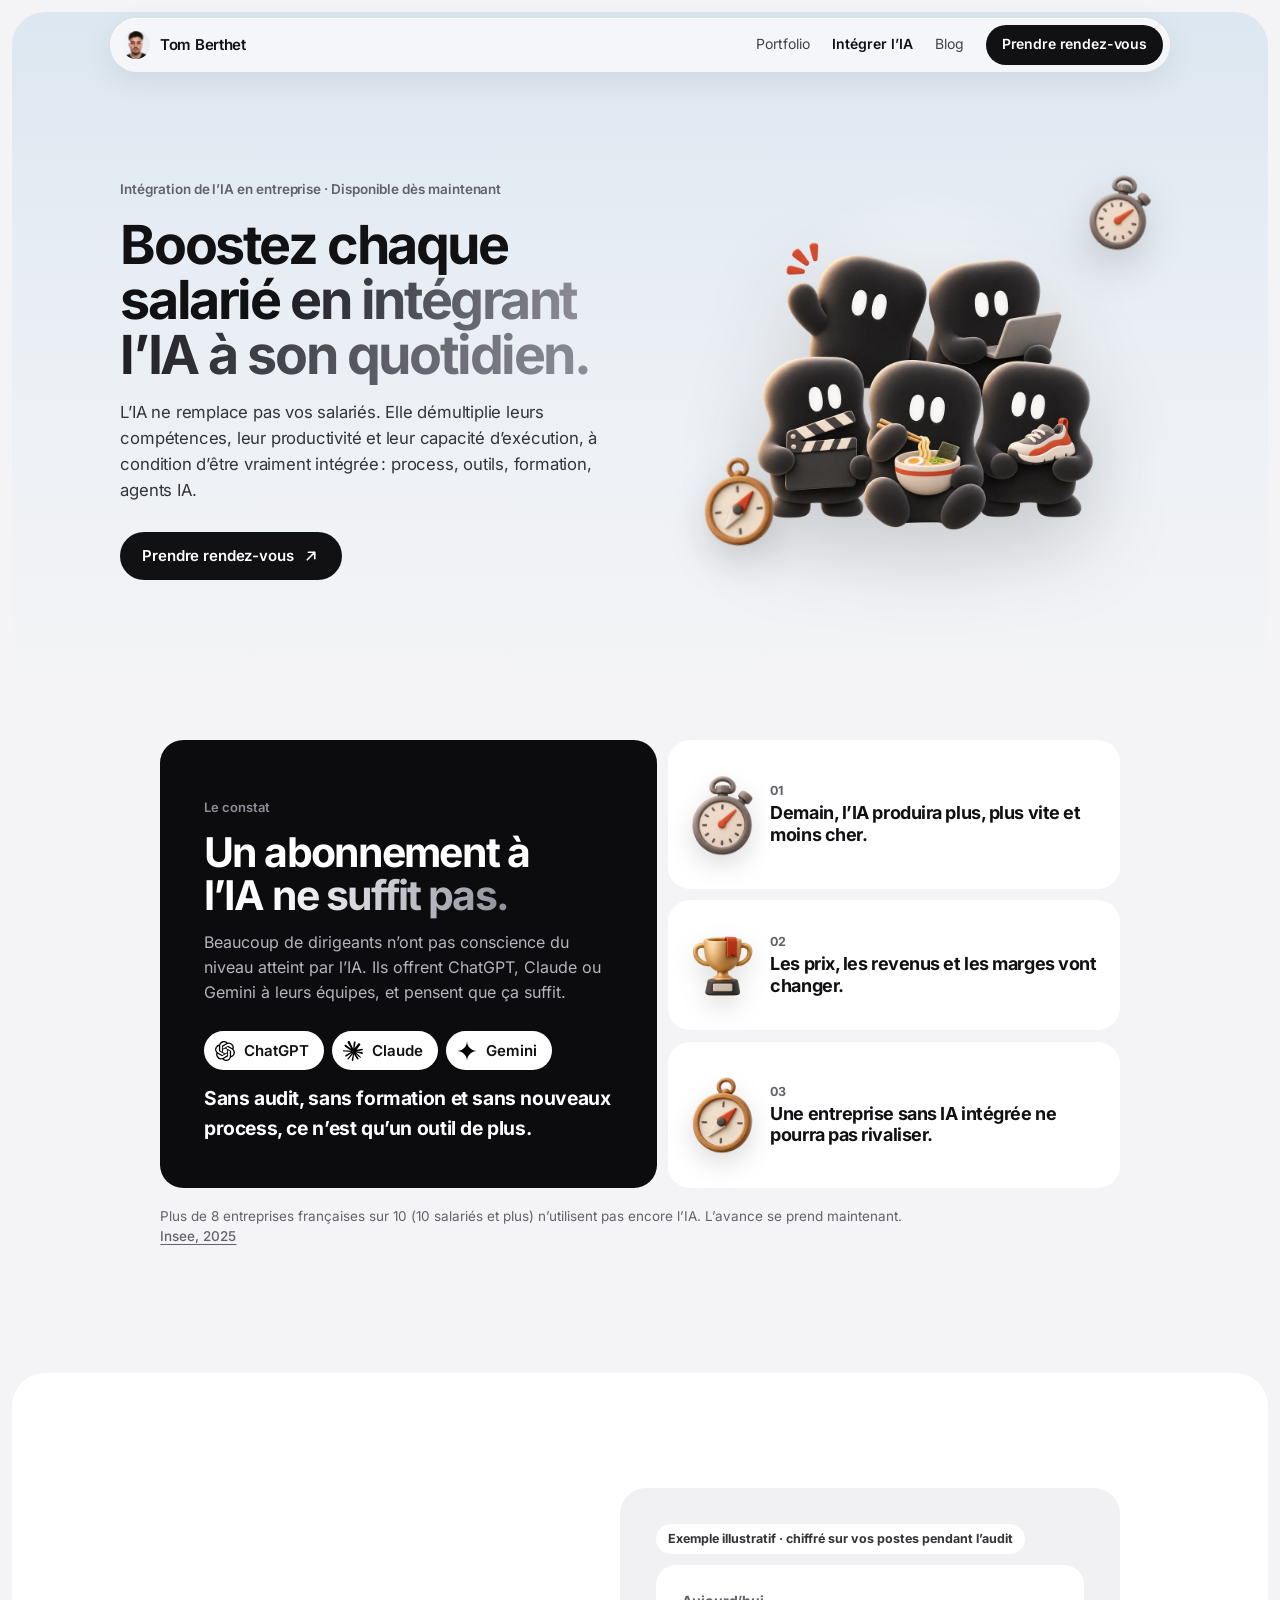
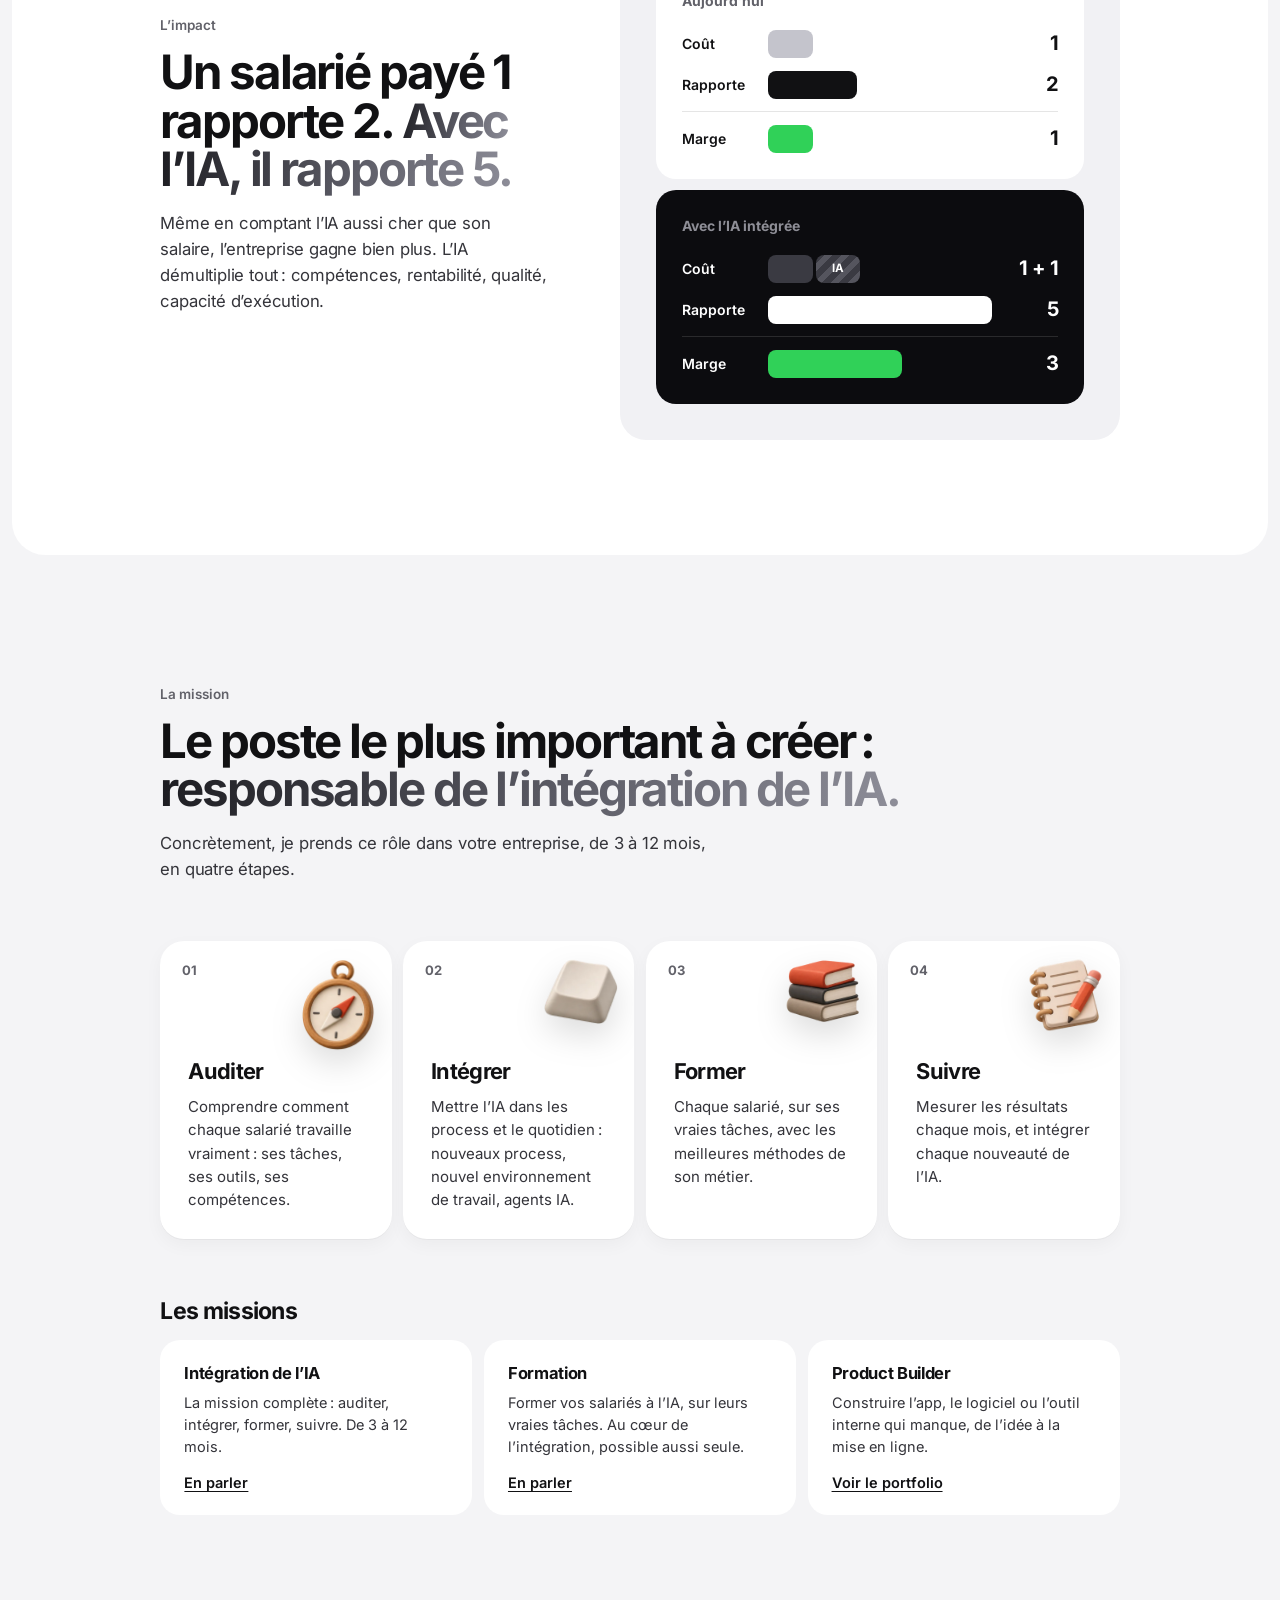
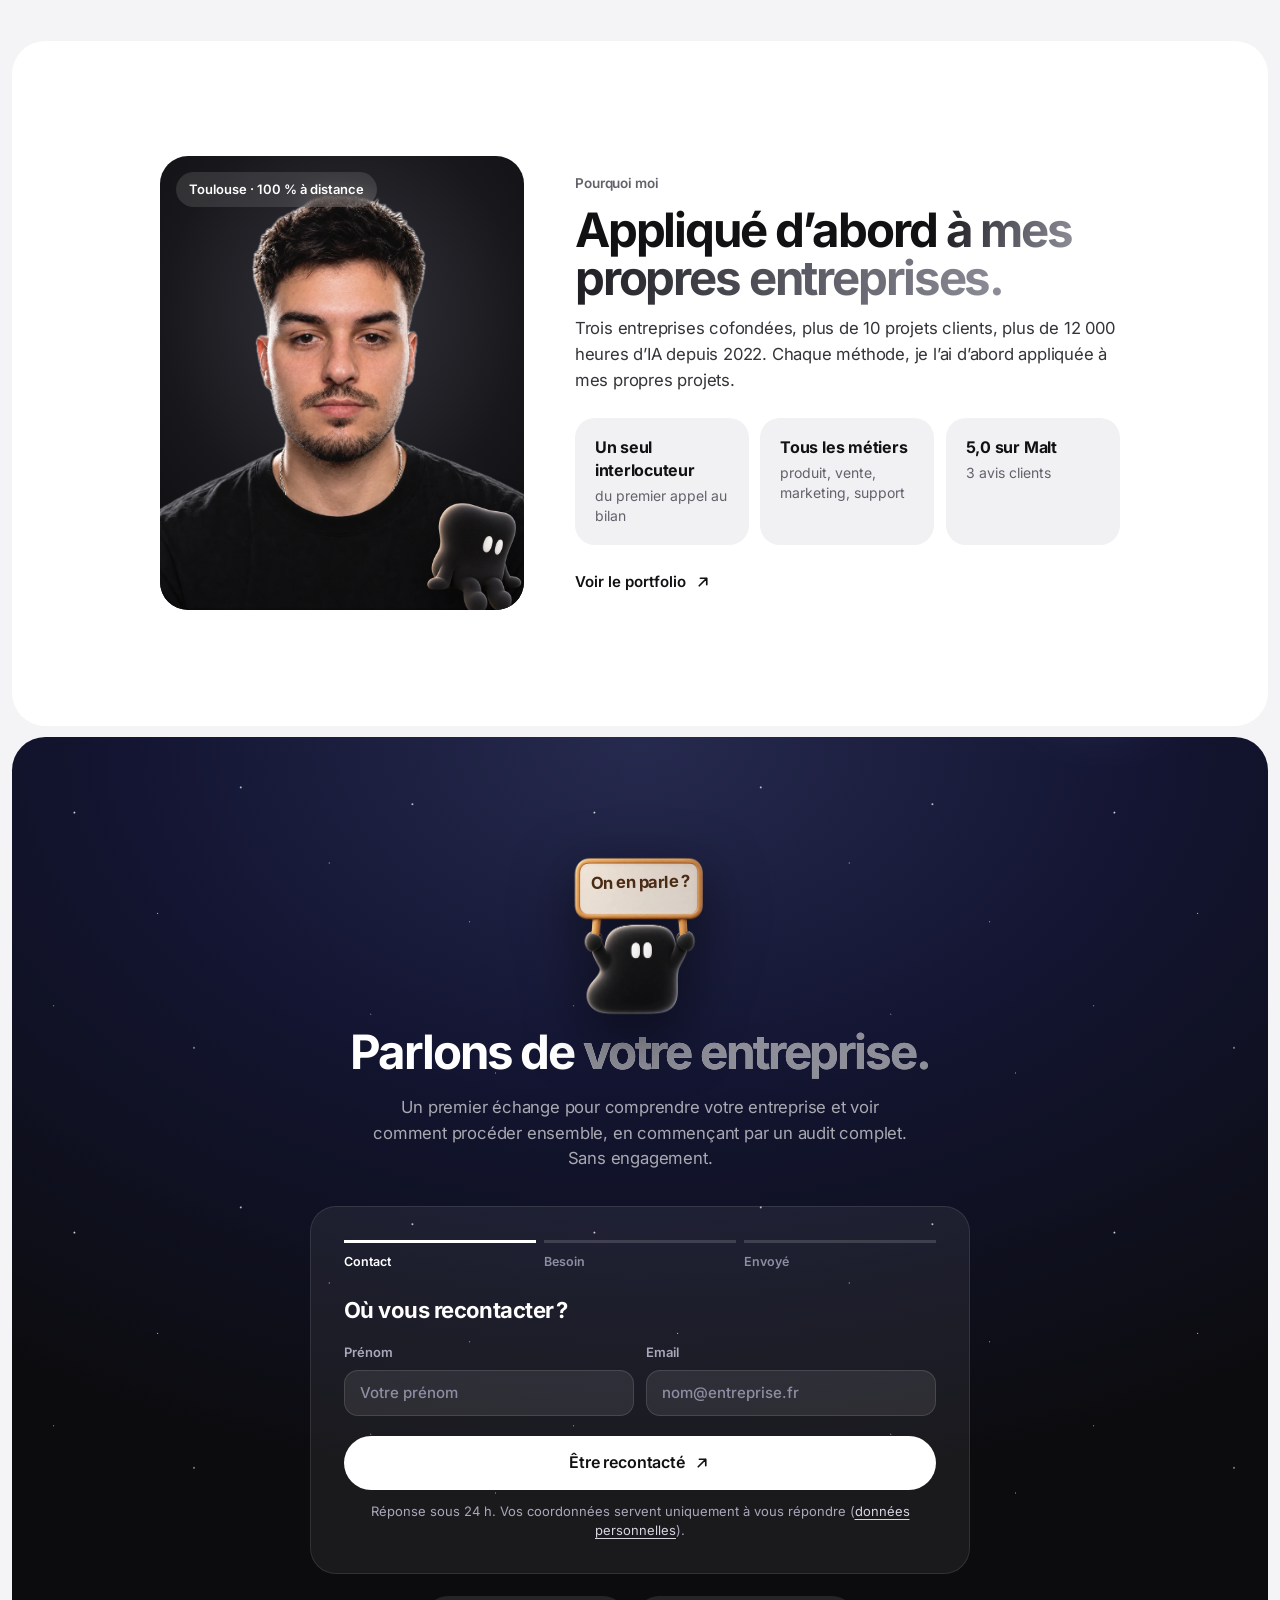
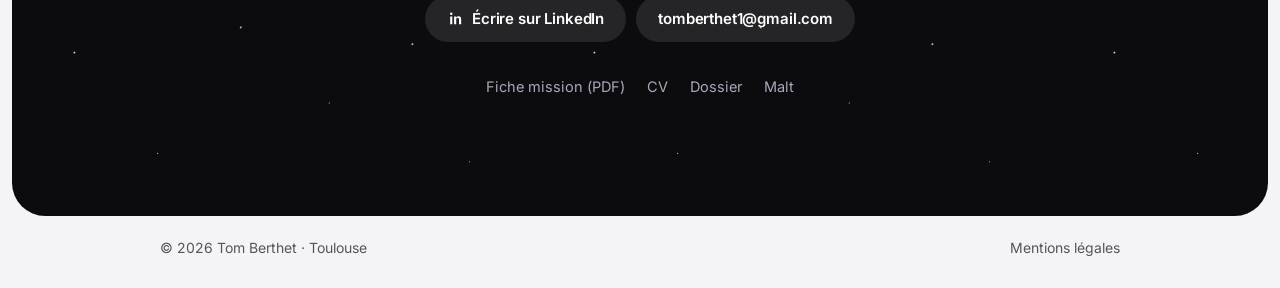
<file: collaborer.html>
<!doctype html>
<!-- Ancienne page Collaborer, fusionnée le 3 novembre dans integration-ia.html. Redirige en gardant le sujet (?sujet=) et l'ancre (#contact). -->
<html lang="fr">
<head>
<meta charset="utf-8">
<meta name="viewport" content="width=device-width, initial-scale=1">
<title>Intégrer l’IA · Tom Berthet</title>
<meta name="robots" content="noindex">
<link rel="canonical" href="https://tomberthet.fr/integration-ia.html">
<meta http-equiv="refresh" content="0; url=integration-ia.html">
<script>location.replace('integration-ia.html' + location.search + location.hash)</script>
</head>
<body><p>Cette page a déménagé : <a href="integration-ia.html">Intégrer l’IA</a>.</p></body>
</html>
</file>
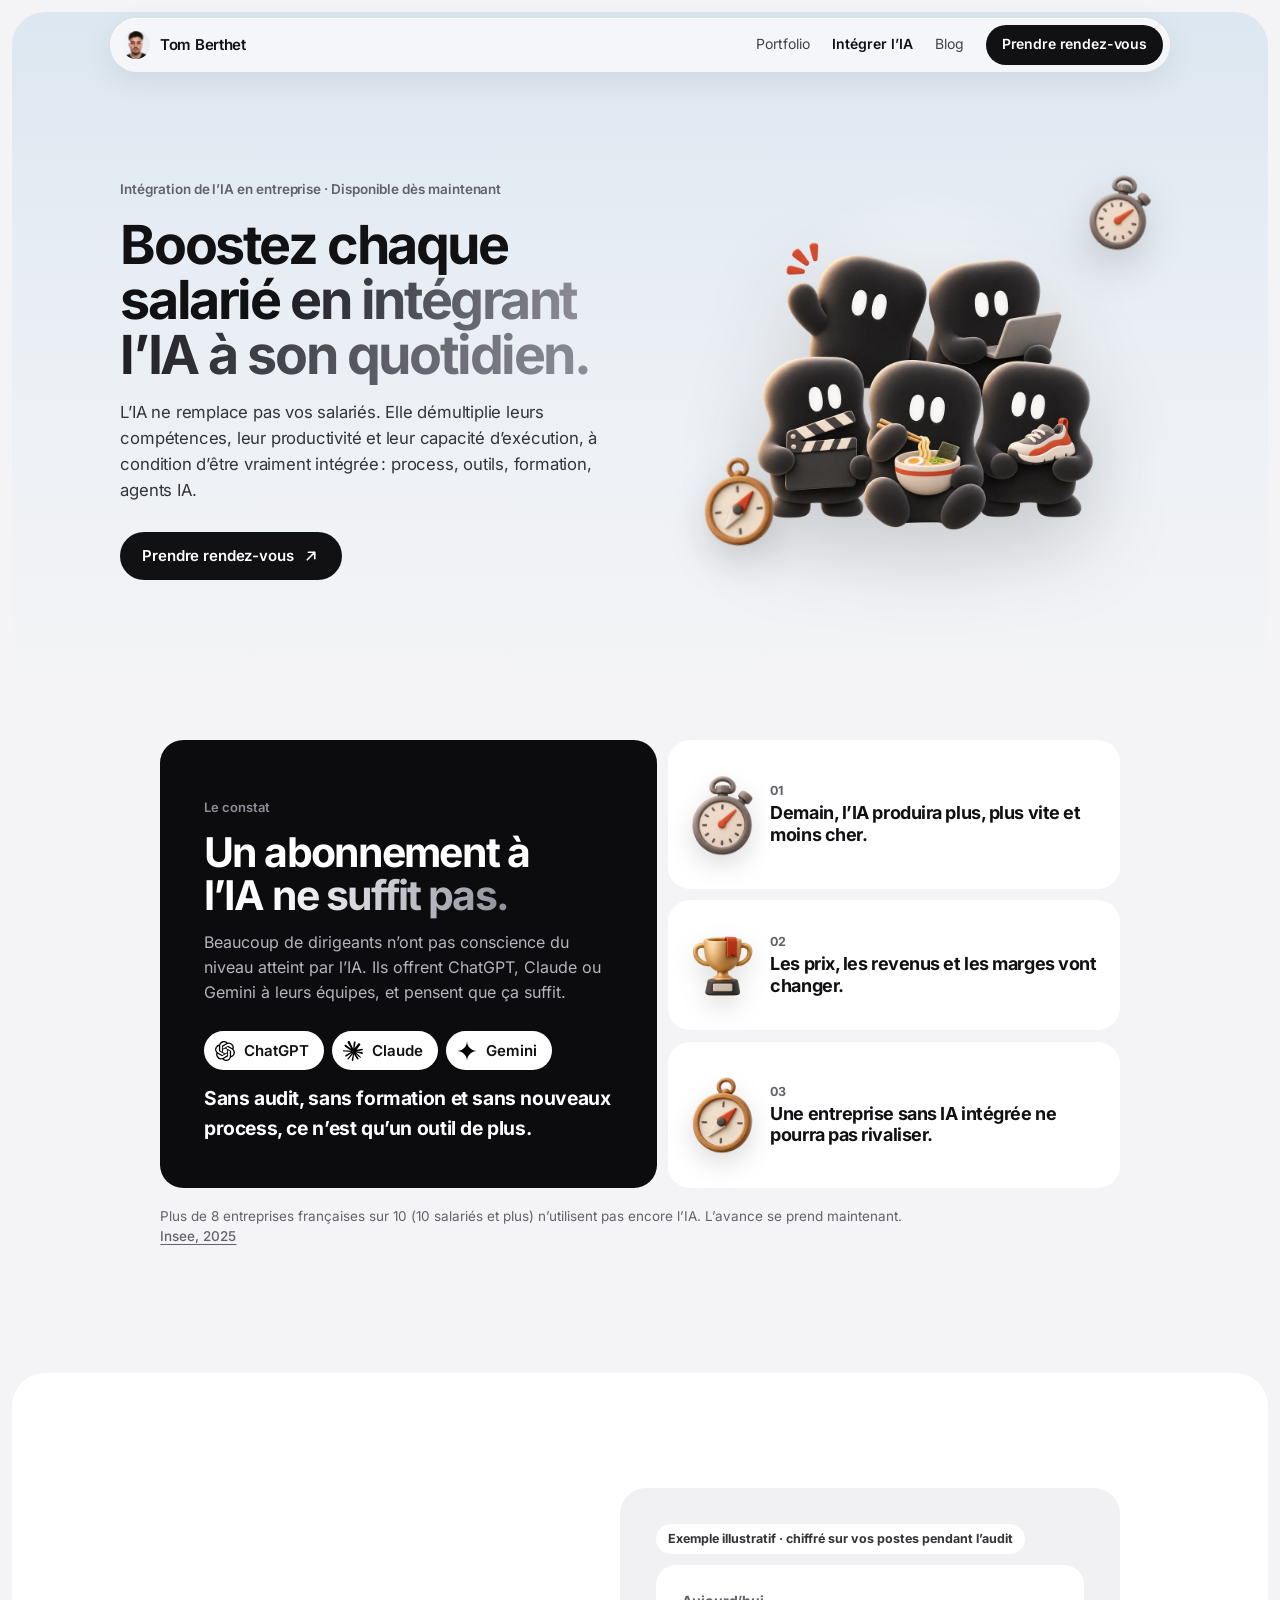
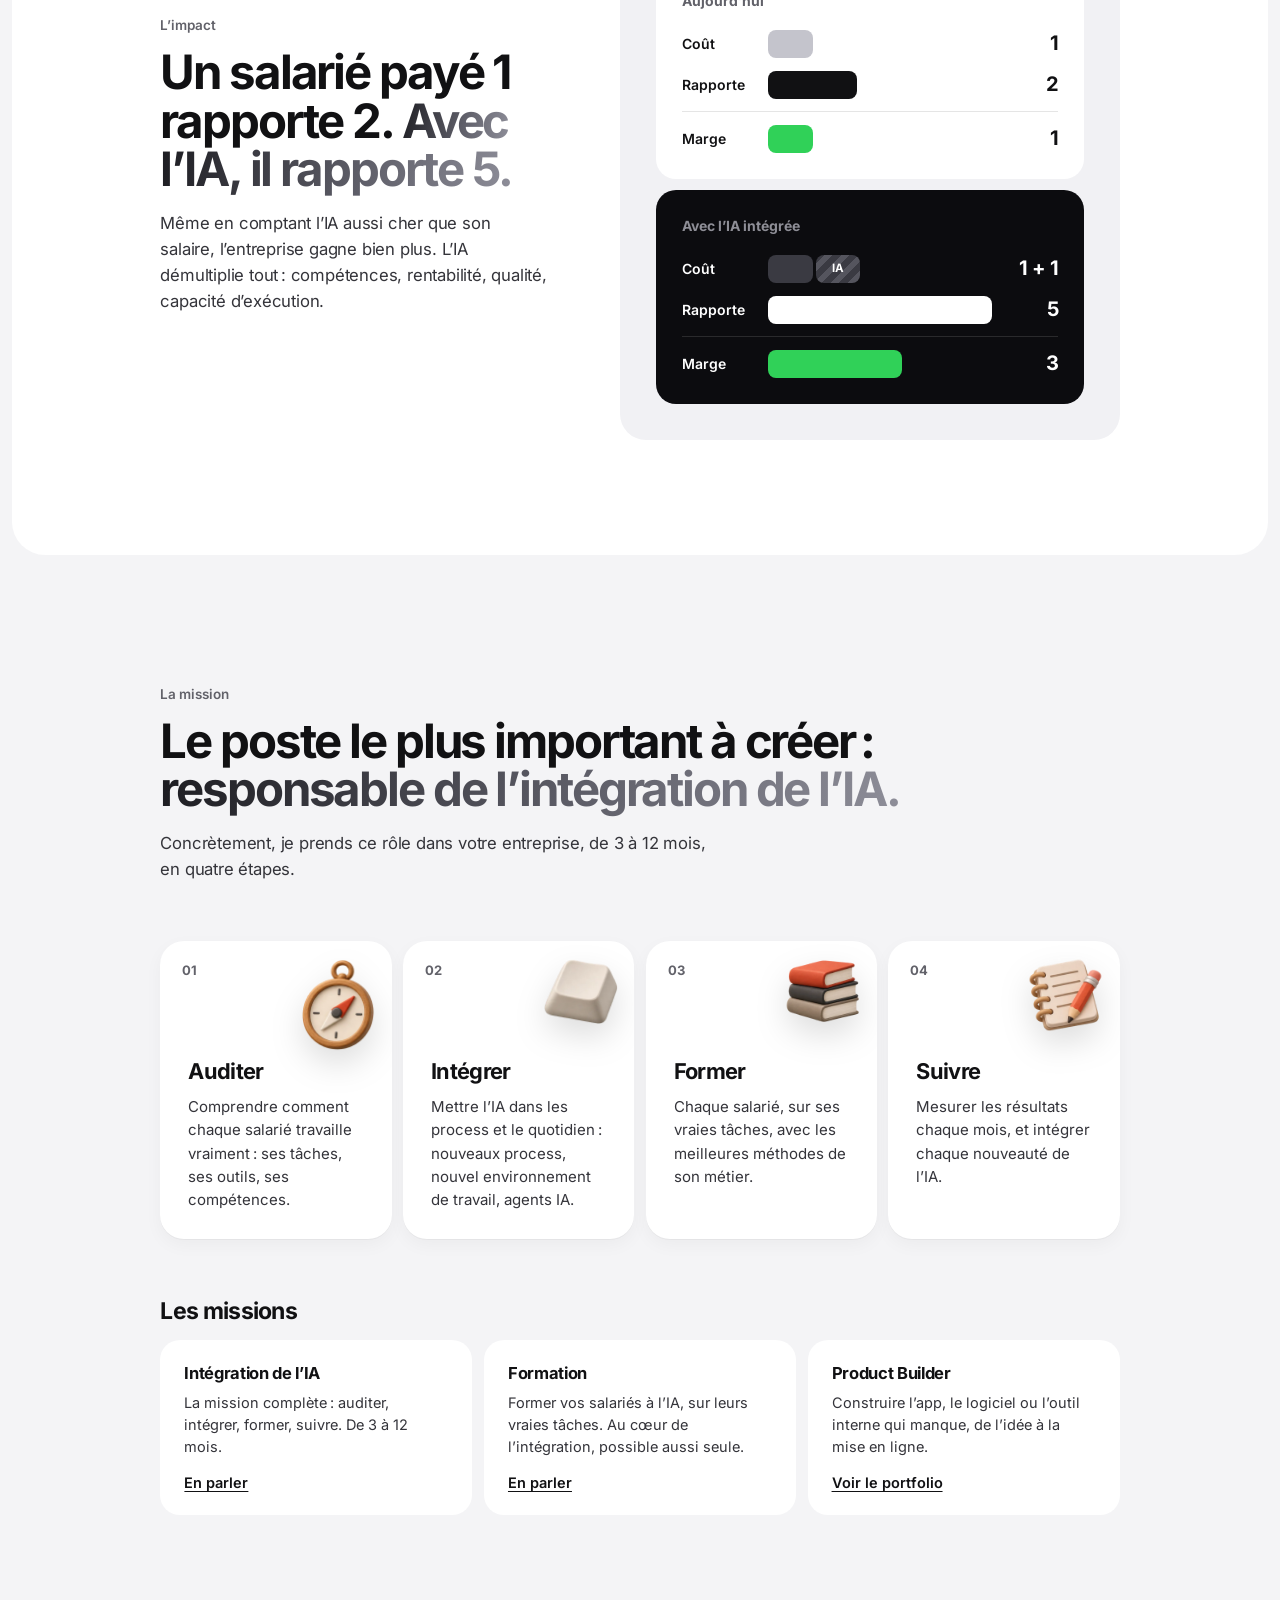
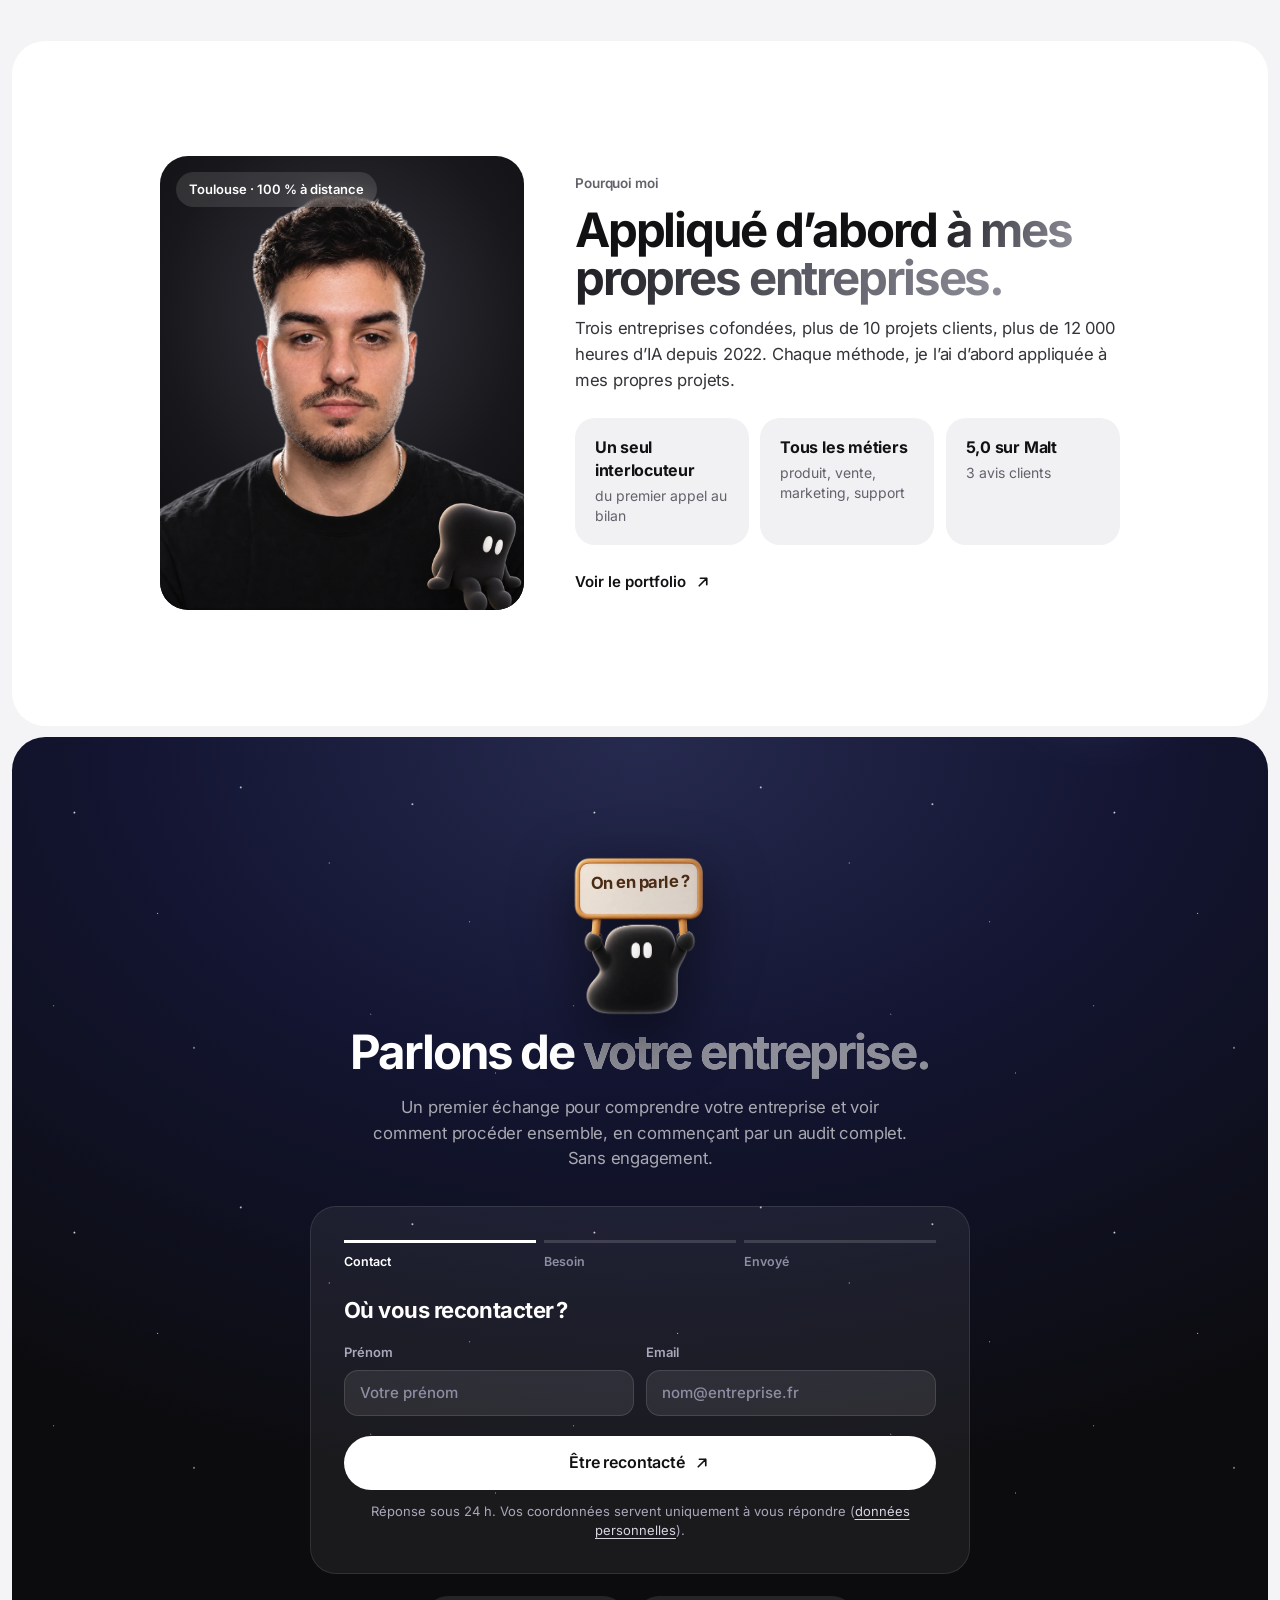
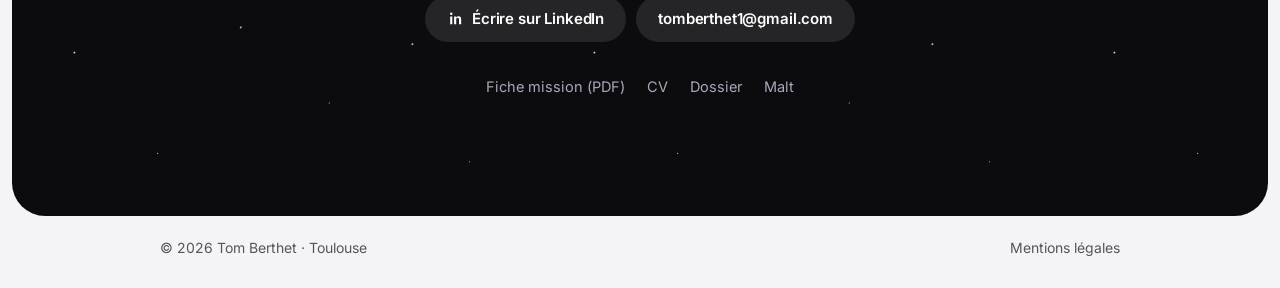
<file: integration-ia.html>
<!doctype html>
<!-- Intégrer l'IA (v13, fusion avec l'ancienne page Collaborer) : la vision (chaque salarié devient chef d'équipe de ses agents IA), l'impact, le risque de ne rien faire, puis comment travailler ensemble et le rendez-vous (assets/rdv.js).
     Chiffre sourcé : Insee 2025. v17 (3 novembre, retour de Tom) : titre « Boostez chaque salarié… », constat au style des cartes du blog (logos ChatGPT, Claude, Gemini), 4 étapes Auditer · Intégrer · Former · Suivre, missions (intégration, formation, Product Builder). Aucune formule de prix. Page en « je » là où Tom parle. Aucun prix affiché. -->
<html lang="fr">
<head>
<meta charset="utf-8">
<meta name="viewport" content="width=device-width, initial-scale=1">
<title>Intégrer l’IA dans votre entreprise · Tom Berthet</title>
<meta name="description" content="Boostez chaque salarié en intégrant l’IA à son quotidien : auditer, intégrer, former, suivre. Une mission de 3 à 12 mois avec Tom Berthet.">
<meta property="og:title" content="Tom Berthet · Boostez chaque salarié en intégrant l’IA à son quotidien">
<meta property="og:description" content="L’IA ne remplace pas vos salariés, elle démultiplie leurs compétences. Auditer, intégrer, former, suivre : de 3 à 12 mois.">
<meta property="og:image" content="https://tomberthet.fr/assets/og/integration-ia.jpg">
<meta property="og:image:width" content="1200">
<meta property="og:image:height" content="630">
<meta property="og:url" content="https://tomberthet.fr/integration-ia.html">
<meta property="og:type" content="website">
<meta property="og:locale" content="fr_FR">
<meta property="og:site_name" content="Tom Berthet">
<meta name="twitter:card" content="summary_large_image">
<meta name="theme-color" content="#DCE7F1">
<link rel="canonical" href="https://tomberthet.fr/integration-ia.html">
<link rel="icon" href="assets/favicon.ico" sizes="any">
<link rel="icon" href="assets/favicon.png" type="image/png">
<link rel="apple-touch-icon" href="assets/apple-touch-icon.png">
<link rel="preload" href="assets/fonts/Inter-700.woff2" as="font" type="font/woff2" crossorigin>
<link rel="stylesheet" href="assets/site.css">
<link rel="stylesheet" href="assets/monde.css">
<script type="application/ld+json">{"@context":"https://schema.org","@type":"Person","name":"Tom Berthet","jobTitle":"Product Builder et intégrateur IA","description":"Intégration de l’IA en entreprise : audit de chaque poste, outils et agents IA, formation des équipes, suivi des résultats. Cofondateur de TRAK, Aurizon et BeeFit.","url":"https://tomberthet.fr/","address":{"@type":"PostalAddress","addressLocality":"Toulouse","addressCountry":"FR"},"sameAs":["https://www.linkedin.com/in/tomberthet1/","https://www.malt.fr/profile/tomberthet"],"knowsAbout":["Intégration de l’IA en entreprise","Audit IA","Agents IA","Formation des équipes à l’IA","Automatisation","Product building"]}</script>
<script>document.documentElement.classList.add('js');setTimeout(()=>{if(!document.querySelector('[data-r].in'))document.documentElement.classList.add('rv')},2500)</script>
</head>
<body class="monde">
<a class="skip" href="#contenu">Aller au contenu</a>

<header class="top">
  <div class="mw">
    <a class="me" href="./"><img src="assets/avatar.jpg" alt="" width="28" height="28">Tom Berthet</a>
    <nav id="menu" aria-label="Pages"><a href="portfolio.html">Portfolio</a><a href="integration-ia.html" aria-current="page">Intégrer l’IA</a><a href="blog.html">Blog</a><a class="nav-cta" href="#contact">Prendre rendez-vous</a></nav>
    <a class="btn dark sm" href="#contact">Prendre rendez-vous</a>
    <button class="menu-btn" type="button" aria-expanded="false" aria-controls="menu" aria-label="Ouvrir le menu"><span></span><span></span></button>
  </div>
</header>

<main id="contenu">

<!-- 1. La promesse : booster chaque salarié en intégrant l'IA à son quotidien -->
<section class="panel c-hero" aria-labelledby="titre">
  <div class="mw">
    <div data-r>
      <p class="kicker">Intégration de l’IA en entreprise · Disponible dès maintenant</p>
      <h1 class="mega long" id="titre">Boostez chaque salarié <em>en intégrant l’IA à son quotidien.</em></h1>
      <p class="lead">L’IA ne remplace pas vos salariés. Elle démultiplie leurs compétences, leur productivité et leur capacité d’exécution, à condition d’être vraiment intégrée : process, outils, formation, agents IA.</p>
      <div class="cta"><a class="btn dark" href="#contact">Prendre rendez-vous<svg class="i" aria-hidden="true"><use href="assets/icons.svg#go"/></svg></a></div>
    </div>
    <div class="c-stage" aria-hidden="true">
      <span class="halo"></span>
      <img class="crew" src="assets/img/monde/max-groupe.webp" alt="" fetchpriority="high">
      <img class="ob o2" src="assets/img/monde/obj-chrono.webp" alt="">
      <img class="ob o4" src="assets/img/monde/obj-boussole.webp" alt="">
    </div>
  </div>
</section>

<!-- 2. Le constat (même mise en forme que le blog) : un abonnement ne suffit pas, et ce qui va changer -->
<section class="panel open pad" id="constat" aria-labelledby="t-constat" style="padding-top:clamp(24px,3vw,40px)">
  <div class="mw">
    <div class="feat">
      <div class="feat-main static" data-r>
        <p class="k">Le constat</p>
        <h2 id="t-constat">Un abonnement à l’IA <em>ne suffit pas.</em></h2>
        <p>Beaucoup de dirigeants n’ont pas conscience du niveau atteint par l’IA. Ils offrent ChatGPT, Claude ou Gemini à leurs équipes, et pensent que ça suffit.</p>
        <div class="ai-logos">
          <span><img src="assets/img/outils/openai.svg" alt="" width="22" height="22">ChatGPT</span>
          <span><img src="assets/img/outils/claude.svg" alt="" width="22" height="22">Claude</span>
          <span><img src="assets/img/outils/gemini.svg" alt="" width="22" height="22">Gemini</span>
        </div>
        <p class="ai-cap">Sans audit, sans formation et sans nouveaux process, ce n’est qu’un outil de plus.</p>
      </div>
      <ul class="feat-parts">
        <li data-r style="--d:.05s"><div class="fp"><img src="assets/img/monde/obj-chrono.webp" alt="" loading="lazy"><span><small>01</small>Demain, l’IA produira plus, plus vite et moins cher.</span></div></li>
        <li data-r style="--d:.1s"><div class="fp"><img src="assets/img/monde/obj-trophee.webp" alt="" loading="lazy"><span><small>02</small>Les prix, les revenus et les marges vont changer.</span></div></li>
        <li data-r style="--d:.15s"><div class="fp"><img src="assets/img/monde/obj-boussole.webp" alt="" loading="lazy"><span><small>03</small>Une entreprise sans IA intégrée ne pourra pas rivaliser.</span></div></li>
      </ul>
    </div>
    <p class="note" data-r>Plus de 8 entreprises françaises sur 10 (10 salariés et plus) n’utilisent pas encore l’IA. L’avance se prend maintenant. <a href="https://www.insee.fr/fr/statistiques/9025878">Insee, 2025</a></p>
  </div>
</section>

<!-- 3. Le calcul de Tom : le seul graphique de la page -->
<section class="panel pad" id="idee" aria-labelledby="t-idee">
  <div class="mw calc-wrap">
    <div class="sec-head" data-r>
      <p class="kicker">L’impact</p>
      <h2 class="big" id="t-idee">Un salarié payé 1 rapporte 2. <em>Avec l’IA, il rapporte 5.</em></h2>
      <p class="lead">Même en comptant l’IA aussi cher que son salaire, l’entreprise gagne bien plus. L’IA démultiplie tout : compétences, rentabilité, qualité, capacité d’exécution.</p>
    </div>
    <div class="calc" data-r role="img" aria-label="Aujourd’hui : coût 1, rapporte 2, marge 1. Avec l’IA intégrée : coût 1 plus 1 pour l’IA, rapporte 5, marge 3.">
      <p class="calc-tag">Exemple illustratif · chiffré sur vos postes pendant l’audit</p>
      <div class="calc-g">
        <p class="calc-h">Aujourd’hui</p>
        <div class="cb"><span>Coût</span><span class="bar"><i style="--v:1"></i></span><b>1</b></div>
        <div class="cb"><span>Rapporte</span><span class="bar"><i class="val" style="--v:2"></i></span><b>2</b></div>
        <div class="cb mg"><span>Marge</span><span class="bar"><i class="m" style="--v:1"></i></span><b>1</b></div>
      </div>
      <div class="calc-g on">
        <p class="calc-h">Avec l’IA intégrée</p>
        <div class="cb"><span>Coût</span><span class="bar"><i style="--v:1"></i><i class="ia" style="--v:1">IA</i></span><b>1 + 1</b></div>
        <div class="cb"><span>Rapporte</span><span class="bar"><i class="val" style="--v:5"></i></span><b>5</b></div>
        <div class="cb mg"><span>Marge</span><span class="bar"><i class="m" style="--v:3"></i></span><b>3</b></div>
      </div>
    </div>
  </div>
</section>

<!-- 4. La mission : ce que « responsable de l'intégration de l'IA » veut dire, en quatre étapes, puis les missions possibles -->
<section class="panel open pad" id="ensemble" aria-labelledby="t-ensemble"><span id="missions" aria-hidden="true"></span><span id="offre" aria-hidden="true"></span>
  <div class="mw">
    <div class="sec-head" data-r>
      <p class="kicker">La mission</p>
      <h2 class="big" id="t-ensemble">Le poste le plus important à créer : <em>responsable de l’intégration de l’IA.</em></h2>
      <p class="lead">Concrètement, je prends ce rôle dans votre entreprise, de 3 à 12 mois, en quatre étapes.</p>
    </div>
    <ol class="etapes" data-r>
      <li><img src="assets/img/monde/obj-boussole.webp" alt="" loading="lazy"><span class="n">01</span><b>Auditer</b><p>Comprendre comment chaque salarié travaille vraiment : ses tâches, ses outils, ses compétences.</p></li>
      <li><img src="assets/img/monde/obj-touche.webp" alt="" loading="lazy"><span class="n">02</span><b>Intégrer</b><p>Mettre l’IA dans les process et le quotidien : nouveaux process, nouvel environnement de travail, agents IA.</p></li>
      <li><img src="assets/img/monde/obj-livres.webp" alt="" loading="lazy"><span class="n">03</span><b>Former</b><p>Chaque salarié, sur ses vraies tâches, avec les meilleures méthodes de son métier.</p></li>
      <li><img src="assets/img/monde/obj-carnet.webp" alt="" loading="lazy"><span class="n">04</span><b>Suivre</b><p>Mesurer les résultats chaque mois, et intégrer chaque nouveauté de l’IA.</p></li>
    </ol>
    <h3 class="sub-h" data-r style="margin-top:clamp(36px,4.5vw,56px)">Les missions</h3>
    <ul class="sure" data-r>
      <li><b>Intégration de l’IA</b><span>La mission complète : auditer, intégrer, former, suivre. De 3 à 12 mois.</span><a href="#contact">En parler</a></li>
      <li><b>Formation</b><span>Former vos salariés à l’IA, sur leurs vraies tâches. Au cœur de l’intégration, possible aussi seule.</span><a href="?sujet=former#contact">En parler</a></li>
      <li><b>Product Builder</b><span>Construire l’app, le logiciel ou l’outil interne qui manque, de l’idée à la mise en ligne.</span><a href="portfolio.html">Voir le portfolio</a></li>
    </ul>
  </div>
</section>

<!-- 5. Pourquoi moi : appliqué d'abord à mes propres entreprises (première personne, demande de Tom) -->
<section class="panel pad" id="preuve" aria-labelledby="t-preuve">
  <div class="mw who">
    <figure class="who-photo" data-r>
      <img class="me" src="assets/portrait-cut.webp" alt="Portrait de Tom Berthet" loading="lazy" width="900" height="1011">
      <figcaption class="badge">Toulouse · 100 % à distance</figcaption>
      <img class="pet" src="assets/img/monde/max-assis.webp" alt="" loading="lazy">
    </figure>
    <div data-r style="--d:.08s">
      <p class="kicker">Pourquoi moi</p>
      <h2 class="big" id="t-preuve">Appliqué d’abord <em>à mes propres entreprises.</em></h2>
      <p class="lead">Trois entreprises cofondées, plus de 10 projets clients, plus de 12 000 heures d’IA depuis 2022. Chaque méthode, je l’ai d’abord appliquée à mes propres projets.</p>
      <div class="cond">
        <div><b>Un seul interlocuteur</b><span>du premier appel au bilan</span></div>
        <div><b>Tous les métiers</b><span>produit, vente, marketing, support</span></div>
        <div><b>5,0 sur Malt</b><span>3 avis clients</span></div>
      </div>
      <p style="margin-top:22px"><a class="more-link" href="portfolio.html">Voir le portfolio<svg class="i" aria-hidden="true"><use href="assets/icons.svg#go"/></svg></a></p>
    </div>
  </div>
</section>

<!-- 6. Contact : formulaire en 3 étapes (assets/rdv.js). Étape 1 = prénom + email, envoyé tout de suite par Web3Forms ; étape 2 = le besoin et la façon d’être recontacté (email ou rappel) ; étape 3 = merci + LinkedIn. -->
<section class="panel dark nuit pad" id="contact" aria-labelledby="t-contact">
  <div class="stars-bg" aria-hidden="true"></div>
  <img class="moon" src="assets/img/trak/3d-lune-violette.webp" alt="" loading="lazy" data-depth=".5">
  <div class="mw">
    <div class="nuit-max"><img src="assets/img/monde/max-pancarte.webp" alt="" loading="lazy"><span aria-hidden="true">On en parle ?</span></div>
    <h2 class="big" id="t-contact">Parlons de <em>votre entreprise.</em></h2>
    <p class="lead">Un premier échange pour comprendre votre entreprise et voir comment procéder ensemble, en commençant par un audit complet. Sans engagement.</p>
    <form class="rdv lf" data-lf data-mail="tomberthet1@gmail.com" data-key="a1e2123b-a580-4bd3-8246-c2a4cc4ec69d" action="https://api.web3forms.com/submit" method="POST" aria-label="Prendre rendez-vous">
      <ol class="lf-steps" aria-hidden="true"><li class="on">Contact</li><li>Besoin</li><li>Envoyé</li></ol>

      <!-- Étape 1 : le point de contact. Envoyé tout de suite, même si la personne s'arrête là. -->
      <div class="lf-step" data-step="1">
        <p class="lf-q">Où vous recontacter ?</p>
        <div class="lf-grid">
          <label class="fld"><span>Prénom</span><input name="prenom" autocomplete="given-name" required maxlength="60" placeholder="Votre prénom"></label>
          <label class="fld"><span>Email</span><input name="email" type="email" autocomplete="email" required maxlength="120" placeholder="nom@entreprise.fr"></label>
        </div>
        <button class="btn white lf-go" type="submit"><span>Être recontacté</span><svg class="i" aria-hidden="true"><use href="assets/icons.svg#go"/></svg></button>
        <p class="lf-note">Réponse sous 24 h. Vos coordonnées servent uniquement à vous répondre (<a href="mentions-legales.html#donnees">données personnelles</a>).</p>
      </div>

      <!-- Étape 2 : des précisions, presque tout à cocher -->
      <div class="lf-step" data-step="2" hidden>
        <p class="lf-ok" data-hello>C’est noté, je vous recontacte.</p>
        <p class="lf-q">Deux questions, et c’est tout</p>
        <fieldset class="rdv-row"><legend>Ce qui vous intéresse</legend>
          <label><input type="radio" name="besoin" value="Intégrer l’IA" checked><span>Intégrer l’IA</span></label>
          <label><input type="radio" name="besoin" value="Former une équipe"><span>Former une équipe</span></label>
          <label><input type="radio" name="besoin" value="Construire un produit"><span>Construire un produit</span></label>
          <label><input type="radio" name="besoin" value="Je ne sais pas encore"><span>Je ne sais pas encore</span></label>
        </fieldset>
        <fieldset class="rdv-row"><legend>Comment préférez-vous être recontacté ?</legend>
          <label><input type="radio" name="canal" value="Par email" checked><span>Par email</span></label>
          <label><input type="radio" name="canal" value="Par téléphone"><span>Rappelez-moi</span></label>
        </fieldset>
        <label class="fld wide lf-tel" hidden><span>Votre numéro</span><input name="telephone" type="tel" autocomplete="tel" maxlength="30" placeholder="06 12 34 56 78"></label>
        <div class="lf-actions">
          <button class="btn white lf-go" type="submit"><span>Valider</span><svg class="i" aria-hidden="true"><use href="assets/icons.svg#go"/></svg></button>
          <button class="lf-skip" type="button" data-skip>Passer</button>
        </div>
      </div>

      <!-- Étape 3 : merci, et LinkedIn pour échanger plus vite -->
      <div class="lf-step lf-done" data-step="3" hidden>
        <span class="lf-check" aria-hidden="true"><svg class="i"><use href="assets/icons.svg#check"/></svg></span>
        <p class="lf-q" data-thanks>Merci, c’est envoyé.</p>
        <p class="lf-sub" data-next>Je vous recontacte sous 24 h pour fixer un premier échange. D’ici là, connectons-nous sur LinkedIn.</p>
        <a class="btn white" href="https://www.linkedin.com/in/tomberthet1/" target="_blank" rel="noopener"><svg class="i" aria-hidden="true"><use href="assets/icons.svg#linkedin"/></svg>Se connecter sur LinkedIn</a>
      </div>

      <input type="hidden" name="access_key" value="a1e2123b-a580-4bd3-8246-c2a4cc4ec69d">
      <input type="hidden" name="subject" value="Nouveau contact depuis tomberthet.fr">
      <input type="checkbox" name="botcheck" class="hp" tabindex="-1" autocomplete="off" aria-hidden="true">
      <p class="rdv-status" role="status" aria-live="polite" tabindex="-1"></p>
    </form>
    <div class="alt">
      <a class="btn ghost-w" href="https://www.linkedin.com/in/tomberthet1/"><svg class="i" aria-hidden="true"><use href="assets/icons.svg#linkedin"/></svg>Écrire sur LinkedIn</a>
      <a class="btn ghost-w" href="mailto:tomberthet1@gmail.com?subject=Bonjour%20Tom">tomberthet1@gmail.com</a>
    </div>
    <div class="links">
      <a href="assets/Tom-Berthet-Fiche-mission.pdf">Fiche mission (PDF)</a><a href="assets/Tom-Berthet-CV.pdf">CV</a><a href="assets/Tom-Berthet-Dossier.pdf">Dossier</a><a href="https://www.malt.fr/profile/tomberthet">Malt</a>
    </div>
  </div>
</section>

</main>

<footer class="foot"><div class="mw"><span>© 2026 Tom Berthet · Toulouse</span><a href="mentions-legales.html">Mentions légales</a></div></footer>
<script src="assets/site.js" defer></script>
<script src="assets/monde.js" defer></script>
<script src="assets/rdv.js?v=21" defer></script>
</body>
</html>
</file>
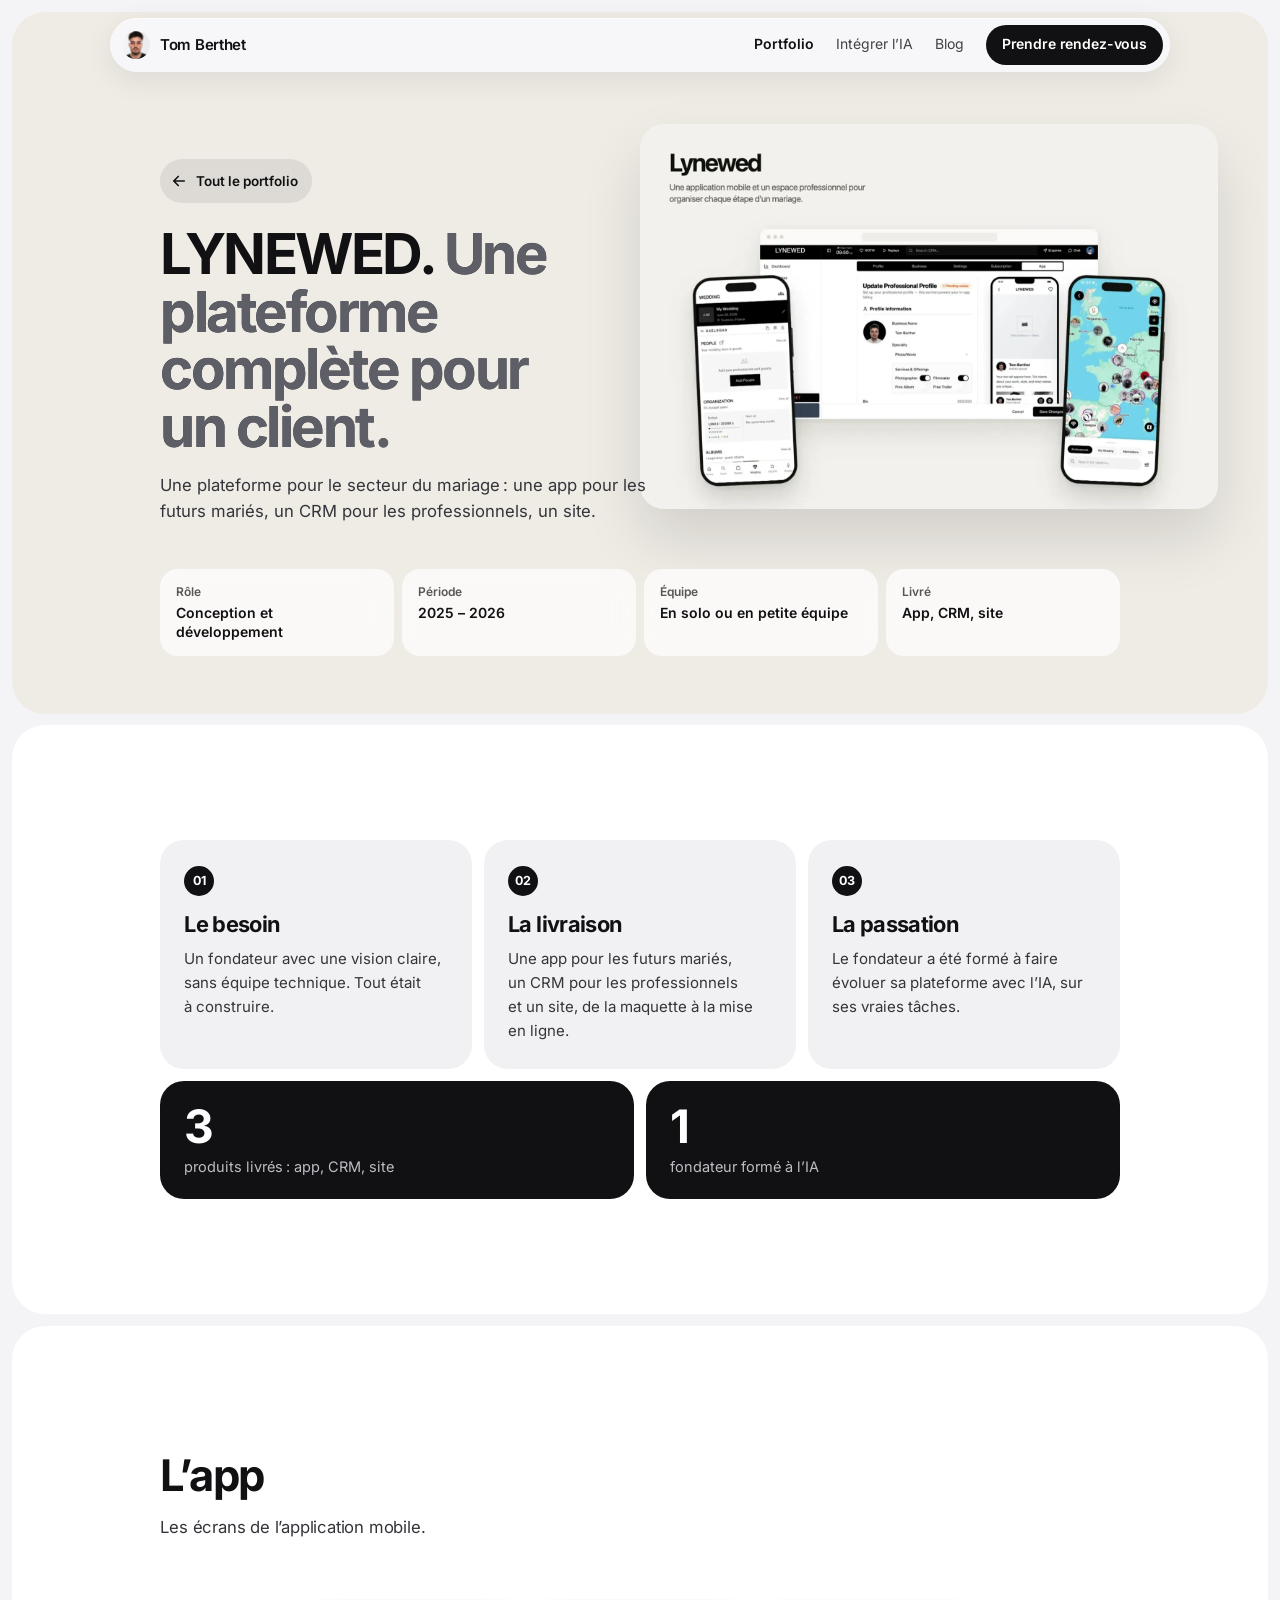
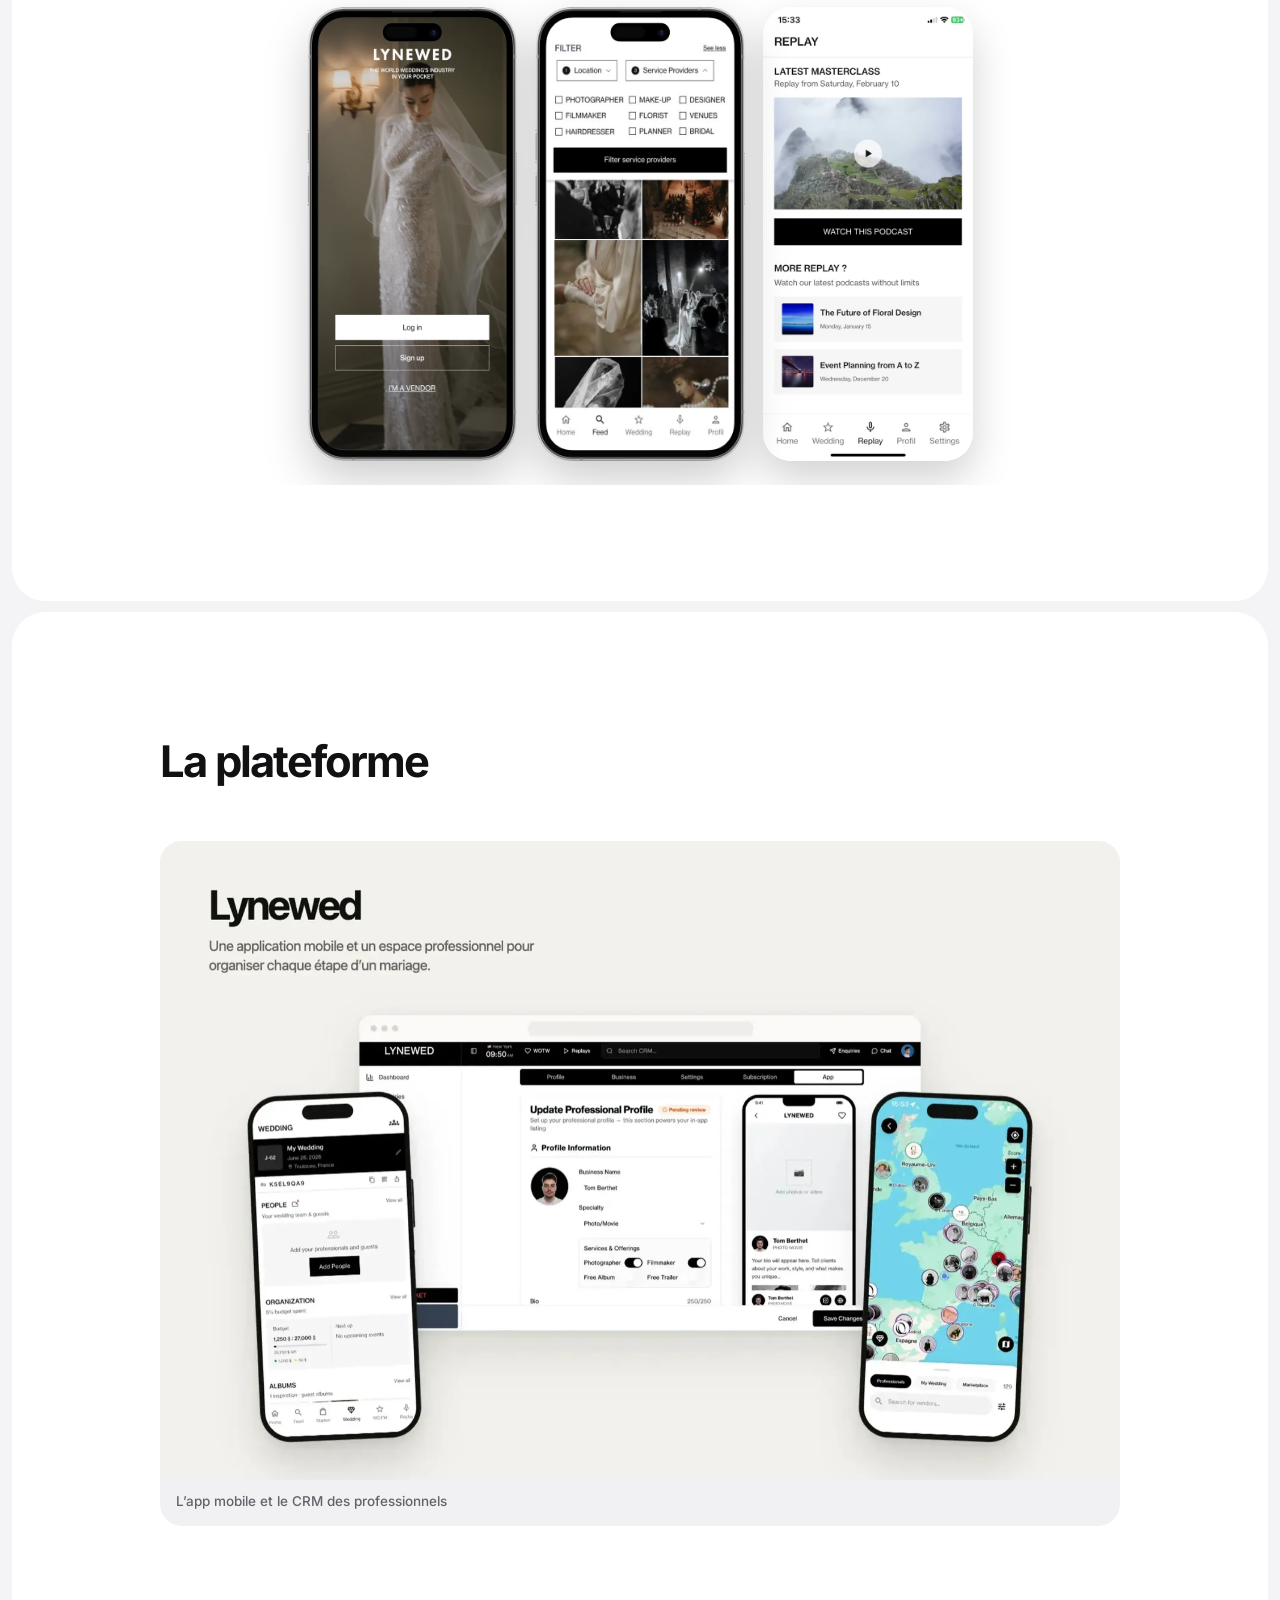
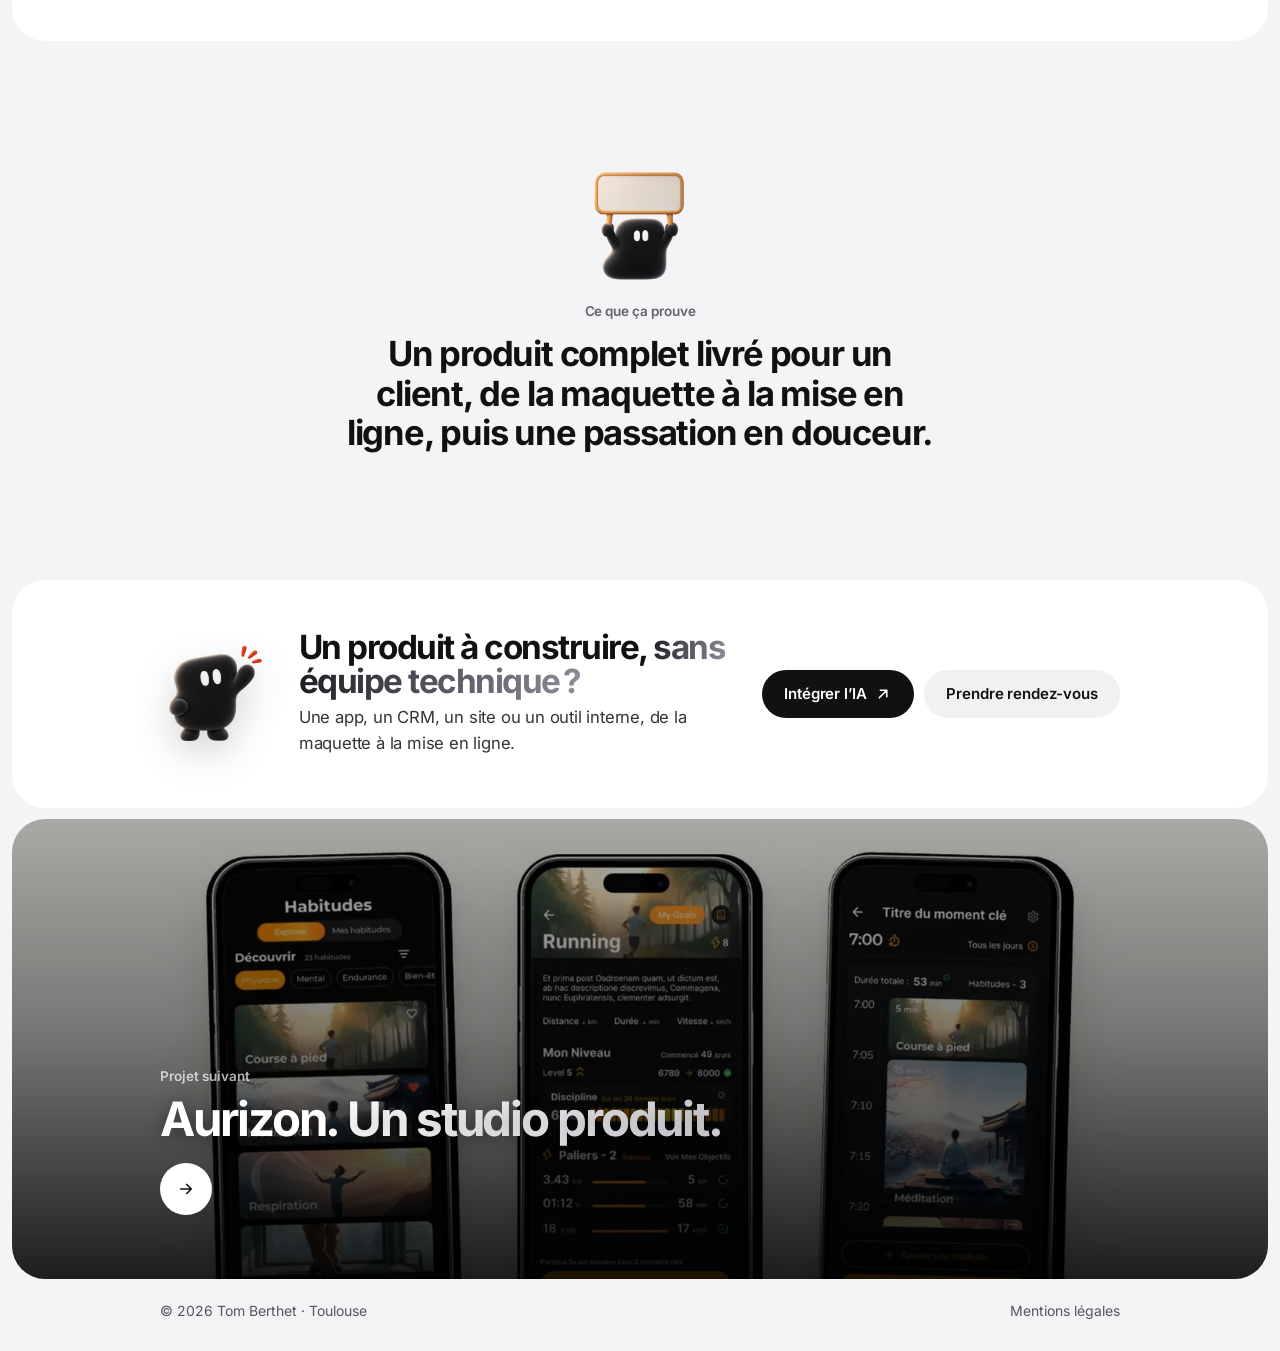
<file: lynewed.html>
<!doctype html>
<!-- Page générée par build/projets.py : modifier les données là-bas, pas ce fichier. -->
<html lang="fr">
<head>
<meta charset="utf-8">
<meta name="viewport" content="width=device-width, initial-scale=1">
<title>LYNEWED · Tom Berthet</title>
<meta name="description" content="LYNEWED : app mobile, CRM et site pour le secteur du mariage, conçus et développés par Tom Berthet pour un client.">
<meta property="og:title" content="LYNEWED · Tom Berthet">
<meta property="og:description" content="LYNEWED : app mobile, CRM et site pour le secteur du mariage, conçus et développés par Tom Berthet pour un client.">
<meta property="og:image" content="https://tomberthet.fr/assets/og/lynewed.jpg">
<meta property="og:image:width" content="1200">
<meta property="og:image:height" content="630">
<meta property="og:url" content="https://tomberthet.fr/lynewed.html">
<meta property="og:type" content="article">
<meta property="og:locale" content="fr_FR">
<meta name="twitter:card" content="summary_large_image">
<meta name="theme-color" content="#EFECE6">
<link rel="canonical" href="https://tomberthet.fr/lynewed.html">
<link rel="icon" href="assets/favicon.ico" sizes="any">
<link rel="icon" href="assets/favicon.png" type="image/png">
<link rel="apple-touch-icon" href="assets/apple-touch-icon.png">
<link rel="preload" href="assets/fonts/Inter-700.woff2" as="font" type="font/woff2" crossorigin>
<link rel="stylesheet" href="assets/site.css">
<link rel="stylesheet" href="assets/monde.css">
<script>document.documentElement.classList.add('js');setTimeout(()=>{if(!document.querySelector('[data-r].in'))document.documentElement.classList.add('rv')},2500)</script>
</head>
<body class="monde projet clair" style="--pbg:#EFECE6">
<a class="skip" href="#contenu">Aller au contenu</a>
<header class="top">
  <div class="mw">
    <a class="me" href="./"><img src="assets/avatar.jpg" alt="" width="28" height="28">Tom Berthet</a>
    <nav id="menu" aria-label="Pages"><a href="portfolio.html" aria-current="page">Portfolio</a><a href="integration-ia.html">Intégrer l’IA</a><a href="blog.html">Blog</a><a class="nav-cta" href="integration-ia.html#contact">Prendre rendez-vous</a></nav>
    <a class="btn dark sm" href="integration-ia.html#contact">Prendre rendez-vous</a>
    <button class="menu-btn" type="button" aria-expanded="false" aria-controls="menu" aria-label="Ouvrir le menu"><span></span><span></span></button>
  </div>
</header>
<main id="contenu">
<section class="panel p-hero light" aria-labelledby="titre">
  <img class="hero-art" src="assets/img/lynewed/presentation.webp" alt="" fetchpriority="high">
  <div class="mw">
    <a class="p-back" href="portfolio.html"><svg class="i" aria-hidden="true"><use href="assets/icons.svg#back"/></svg>Tout le portfolio</a><br>
    <h1 class="mega" id="titre">LYNEWED. <em>Une plateforme complète pour un client.</em></h1>
    <p class="sub">Une plateforme pour le secteur du mariage : une app pour les futurs mariés, un CRM pour les professionnels, un site.</p>
    <ul class="meta"><li><small>Rôle</small><b>Conception et développement</b></li><li><small>Période</small><b>2025 – 2026</b></li><li><small>Équipe</small><b>En solo ou en petite équipe</b></li><li><small>Livré</small><b>App, CRM, site</b></li></ul>
  </div>
</section>
<section class="panel p-story pad" aria-label="L’histoire"><div class="mw"><div class="chapters"><article class="chap" data-r style="--d:0.00s"><span class="n">01</span><h2>Le besoin</h2><p>Un fondateur avec une vision claire, sans équipe technique. Tout était à construire.</p></article><article class="chap" data-r style="--d:0.08s"><span class="n">02</span><h2>La livraison</h2><p>Une app pour les futurs mariés, un CRM pour les professionnels et un site, de la maquette à la mise en ligne.</p></article><article class="chap" data-r style="--d:0.16s"><span class="n">03</span><h2>La passation</h2><p>Le fondateur a été formé à faire évoluer sa plateforme avec l’IA, sur ses vraies tâches.</p></article></div><div class="p-nums"><ul style="--cols:2"><li data-r><b>3</b><span>produits livrés : app, CRM, site</span></li><li data-r><b>1</b><span>fondateur formé à l’IA</span></li></ul></div></div></section>
<section class="panel p-board pad" aria-labelledby="pl0">
  <div class="mw"><div class="sec-head" data-r><h2 class="big" id="pl0">L’app</h2><p class="lead">Les écrans de l’application mobile.</p></div><div class="b-phones"><img src="assets/img/lynewed/app-connexion.webp" alt="" loading="lazy"><img src="assets/img/lynewed/app-feed.webp" alt="" loading="lazy"><img class="flat" src="assets/img/lynewed/app-replay.webp" alt="" loading="lazy"></div></div>
</section>
<section class="panel p-board pad" aria-labelledby="pl1">
  <div class="mw"><div class="sec-head" data-r><h2 class="big" id="pl1">La plateforme</h2></div><div class="b-wide"><figure data-r><img src="assets/img/lynewed/presentation.webp" alt="L’app mobile et le CRM des professionnels" loading="lazy"><figcaption class="fcap">L’app mobile et le CRM des professionnels</figcaption></figure></div></div>
</section>
<section class="panel open p-quote pad" aria-label="Ce que ça prouve"><div class="mw" data-r>
  <img src="assets/img/monde/max-pancarte.webp" alt="" loading="lazy"><p class="kicker">Ce que ça prouve</p><p class="proof-line">Un produit complet livré pour un client, de la maquette à la mise en ligne, puis une passation en douceur.</p>
</div></section>
<section class="panel p-cta" aria-labelledby="cta-lynewed" style="padding-block:clamp(32px,4vw,52px)"><div class="mw"><div class="p-cta-in" data-r>
  <img src="assets/img/monde/max-salut.webp" alt="" loading="lazy">
  <div><h2 class="big" id="cta-lynewed">Un produit à construire, <em>sans équipe technique ?</em></h2><p class="lead">Une app, un CRM, un site ou un outil interne, de la maquette à la mise en ligne.</p></div>
  <div class="cta"><a class="btn dark" href="integration-ia.html">Intégrer l’IA<svg class="i" aria-hidden="true"><use href="assets/icons.svg#go"/></svg></a><a class="btn soft" href="integration-ia.html#contact">Prendre rendez-vous</a></div>
</div></div></section>
<a class="panel p-next" href="aurizon.html">
  <img src="assets/img/aurizon/mindup.webp" alt="" loading="lazy">
  <div class="mw"><p class="kicker">Projet suivant</p><p class="big">Aurizon. <em>Un studio produit.</em></p><span class="go" aria-hidden="true"><svg class="i" aria-hidden="true"><use href="assets/icons.svg#next"/></svg></span></div>
</a>
</main>
<footer class="foot"><div class="mw"><span>© 2026 Tom Berthet · Toulouse</span><a href="mentions-legales.html">Mentions légales</a></div></footer>
<script src="assets/site.js" defer></script>
<script src="assets/monde.js" defer></script>
</body>
</html>
</file>
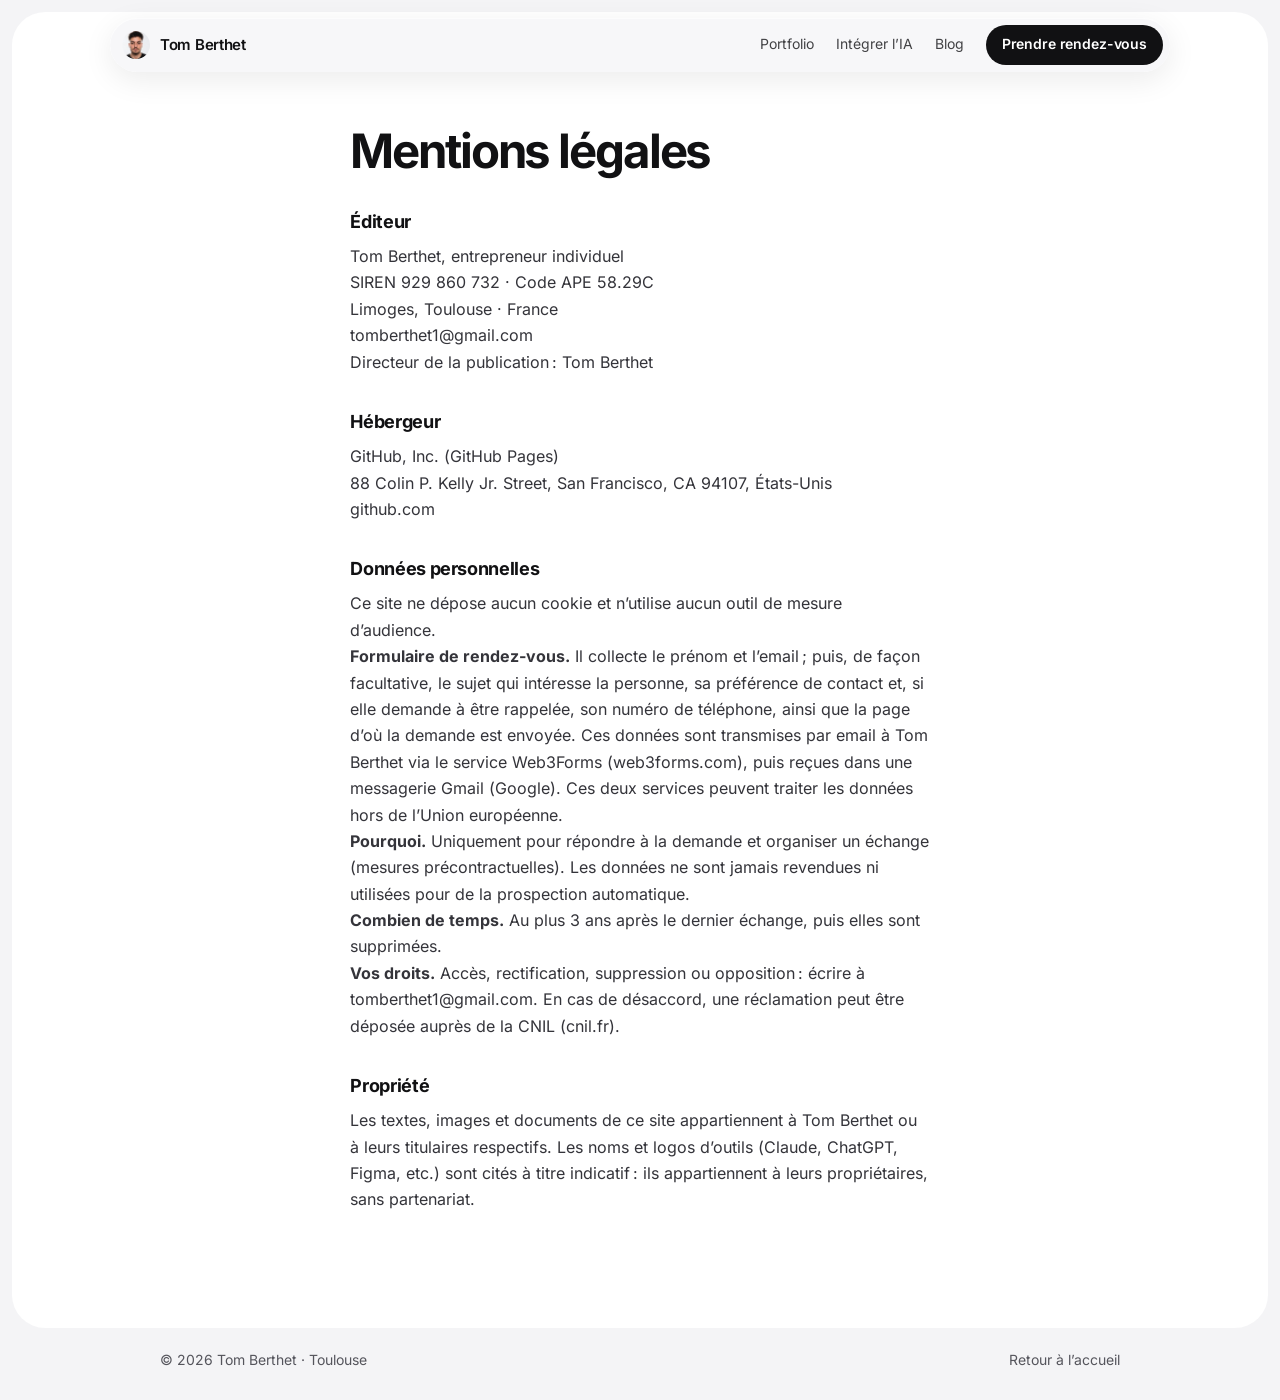
<file: mentions-legales.html>
<!doctype html>
<!-- Mentions légales : même charte que le reste du site (menu, panneau arrondi, pied de page). -->
<html lang="fr">
<head>
<meta charset="utf-8">
<meta name="viewport" content="width=device-width, initial-scale=1">
<title>Mentions légales · Tom Berthet</title>
<meta name="robots" content="noindex">
<link rel="icon" href="assets/favicon.ico" sizes="any">
<link rel="icon" href="assets/favicon.png" type="image/png">
<link rel="apple-touch-icon" href="assets/apple-touch-icon.png">
<link rel="stylesheet" href="assets/site.css">
<link rel="stylesheet" href="assets/monde.css">
</head>
<body class="monde">
<a class="skip" href="#contenu">Aller au contenu</a>
<header class="top">
  <div class="mw">
    <a class="me" href="./"><img src="assets/avatar.jpg" alt="" width="28" height="28">Tom Berthet</a>
    <nav id="menu" aria-label="Pages"><a href="portfolio.html">Portfolio</a><a href="integration-ia.html">Intégrer l’IA</a><a href="blog.html">Blog</a><a class="nav-cta" href="integration-ia.html#contact">Prendre rendez-vous</a></nav>
    <a class="btn dark sm" href="integration-ia.html#contact">Prendre rendez-vous</a>
    <button class="menu-btn" type="button" aria-expanded="false" aria-controls="menu" aria-label="Ouvrir le menu"><span></span><span></span></button>
  </div>
</header>

<main id="contenu">
<section class="panel pad legal" aria-labelledby="titre">
  <div class="mw">
    <h1 class="big" id="titre">Mentions légales</h1>

    <h2>Éditeur</h2>
    <p>Tom Berthet, entrepreneur individuel<br>
    SIREN 929 860 732 · Code APE 58.29C<br>
    Limoges, Toulouse · France<br>
    tomberthet1@gmail.com<br>
    Directeur de la publication : Tom Berthet</p>

    <h2>Hébergeur</h2>
    <p>GitHub, Inc. (GitHub Pages)<br>
    88 Colin P. Kelly Jr. Street, San Francisco, CA 94107, États-Unis<br>
    github.com</p>

    <h2 id="donnees">Données personnelles</h2>
    <p>Ce site ne dépose aucun cookie et n’utilise aucun outil de mesure d’audience.</p>
    <p><b>Formulaire de rendez-vous.</b> Il collecte le prénom et l’email ; puis, de façon facultative, le sujet qui intéresse la personne, sa préférence de contact et, si elle demande à être rappelée, son numéro de téléphone, ainsi que la page d’où la demande est envoyée. Ces données sont transmises par email à Tom Berthet via le service Web3Forms (web3forms.com), puis reçues dans une messagerie Gmail (Google). Ces deux services peuvent traiter les données hors de l’Union européenne.</p>
    <p><b>Pourquoi.</b> Uniquement pour répondre à la demande et organiser un échange (mesures précontractuelles). Les données ne sont jamais revendues ni utilisées pour de la prospection automatique.</p>
    <p><b>Combien de temps.</b> Au plus 3 ans après le dernier échange, puis elles sont supprimées.</p>
    <p><b>Vos droits.</b> Accès, rectification, suppression ou opposition : écrire à tomberthet1@gmail.com. En cas de désaccord, une réclamation peut être déposée auprès de la CNIL (cnil.fr).</p>

    <h2>Propriété</h2>
    <p>Les textes, images et documents de ce site appartiennent à Tom Berthet ou à leurs titulaires respectifs. Les noms et logos d’outils (Claude, ChatGPT, Figma, etc.) sont cités à titre indicatif : ils appartiennent à leurs propriétaires, sans partenariat.</p>
  </div>
</section>
</main>

<footer class="foot"><div class="mw"><span>© 2026 Tom Berthet · Toulouse</span><a href="./">Retour à l’accueil</a></div></footer>
<script src="assets/site.js" defer></script>
</body>
</html>
</file>
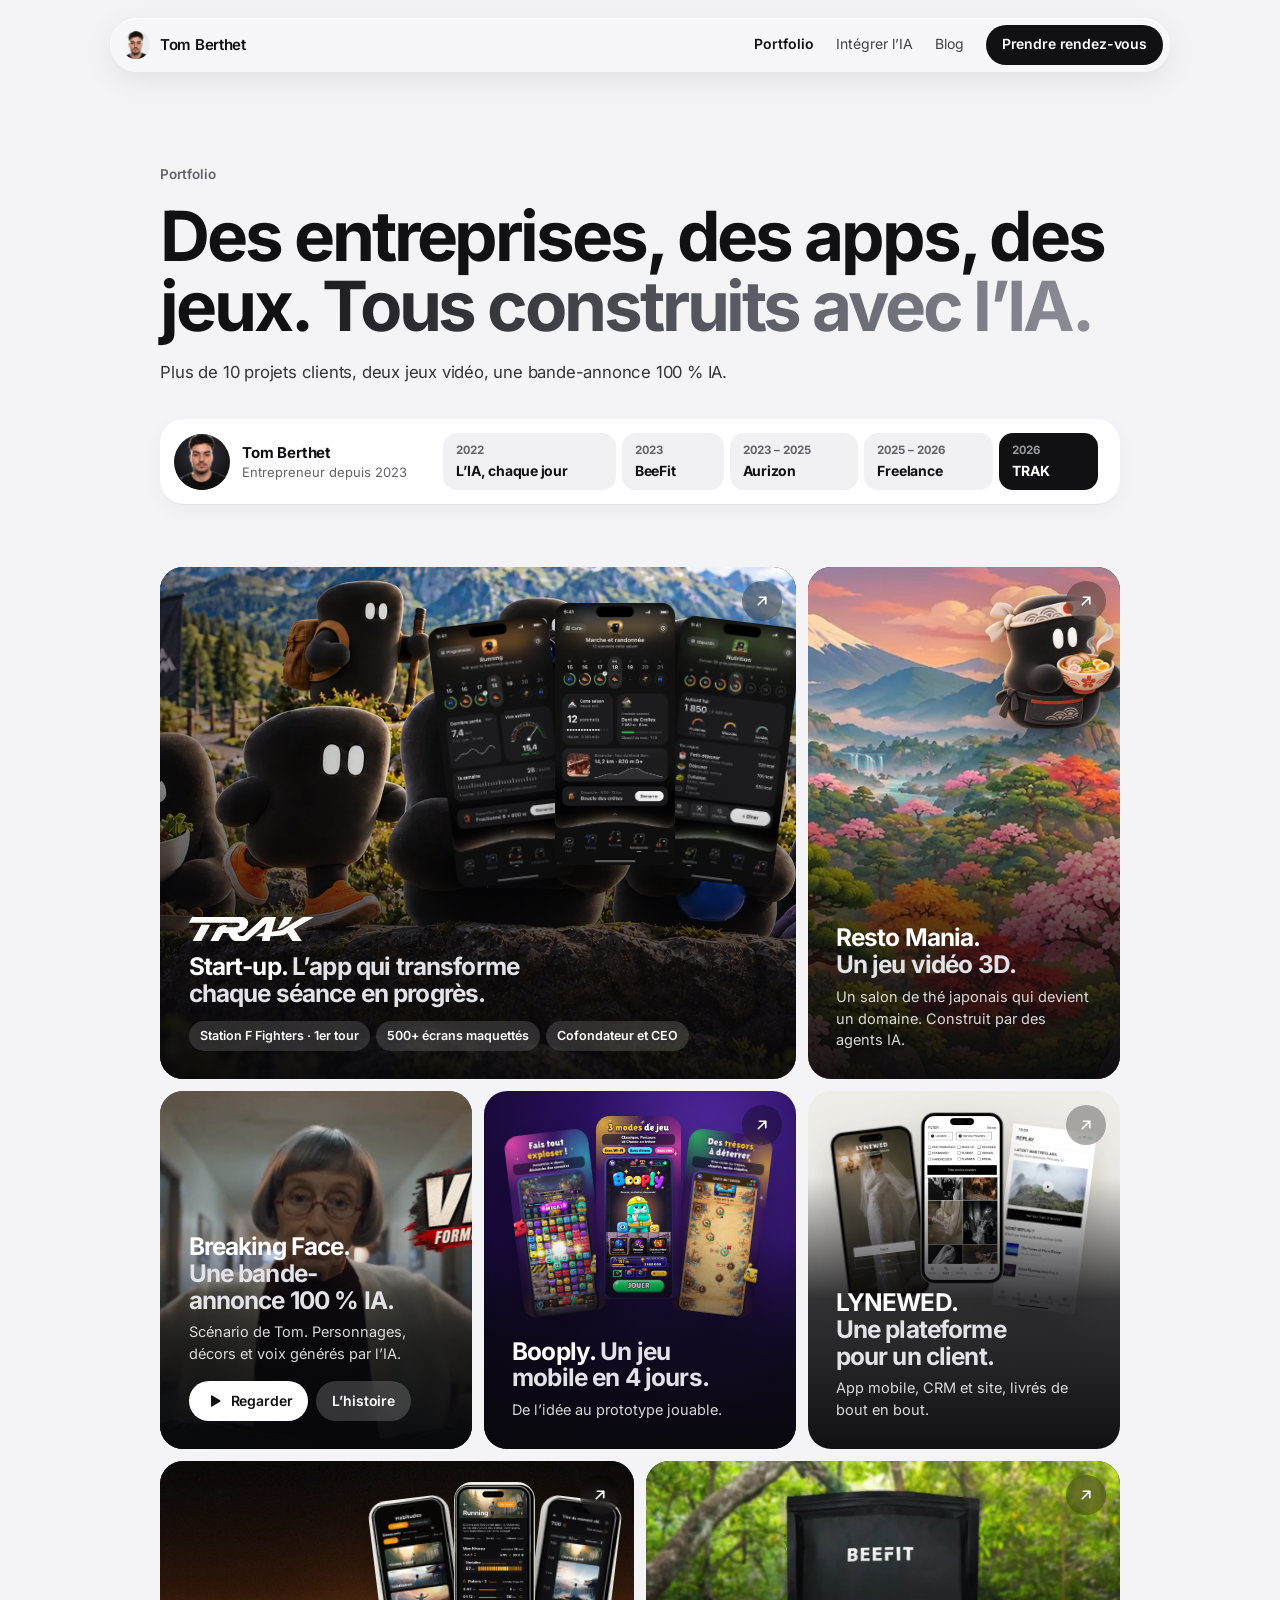
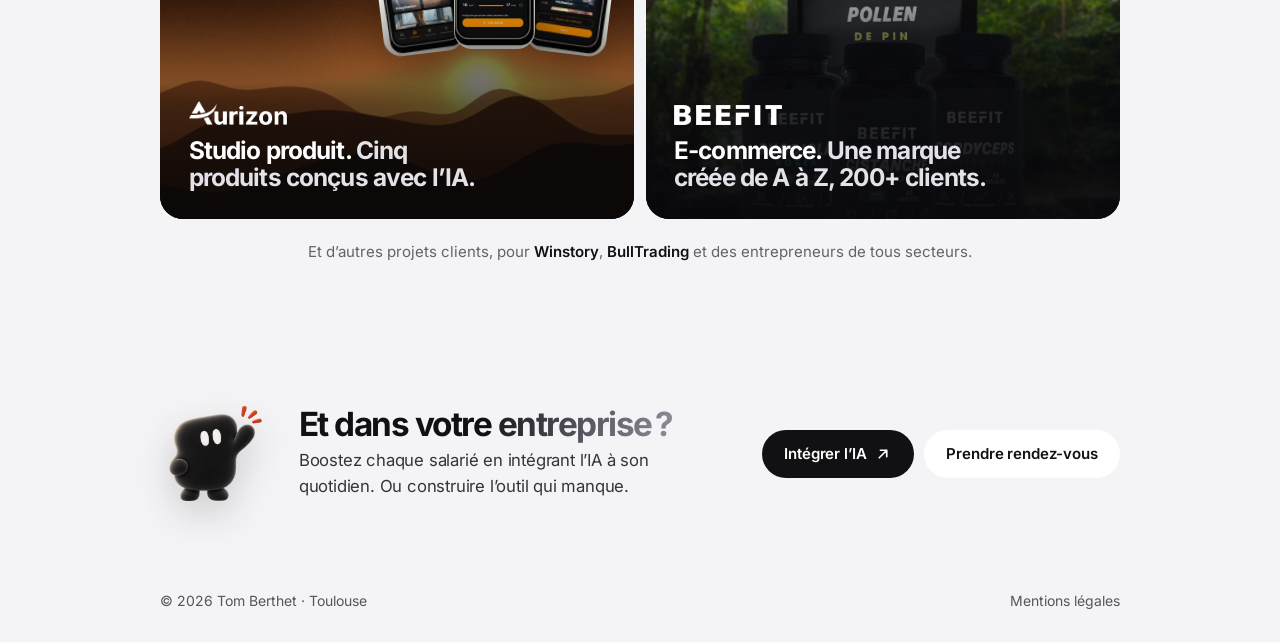
<file: portfolio.html>
<!doctype html>
<!-- Portfolio : tous les projets en bento (chaque carte mène à sa page, générée par build/projets.py), puis les résultats chiffrés. -->
<html lang="fr">
<head>
<meta charset="utf-8">
<meta name="viewport" content="width=device-width, initial-scale=1">
<title>Portfolio · Tom Berthet</title>
<meta name="description" content="Le portfolio de Tom Berthet : TRAK, Resto Mania, Breaking Face, Booply, LYNEWED, Aurizon, BeeFit. Des entreprises, des apps et des jeux construits avec l’IA.">
<meta property="og:title" content="Portfolio · Tom Berthet">
<meta property="og:description" content="Des entreprises, des apps, des jeux. Tous construits avec l’IA.">
<meta property="og:image" content="https://tomberthet.fr/assets/og/portfolio.jpg">
<meta property="og:image:width" content="1200">
<meta property="og:image:height" content="630">
<meta property="og:url" content="https://tomberthet.fr/portfolio.html">
<meta property="og:type" content="website">
<meta property="og:locale" content="fr_FR">
<meta property="og:site_name" content="Tom Berthet">
<meta name="twitter:card" content="summary_large_image">
<meta name="theme-color" content="#ECECEF">
<link rel="canonical" href="https://tomberthet.fr/portfolio.html">
<link rel="icon" href="assets/favicon.ico" sizes="any">
<link rel="icon" href="assets/favicon.png" type="image/png">
<link rel="apple-touch-icon" href="assets/apple-touch-icon.png">
<link rel="preload" href="assets/fonts/Inter-700.woff2" as="font" type="font/woff2" crossorigin>
<link rel="stylesheet" href="assets/site.css">
<link rel="stylesheet" href="assets/monde.css">
<script>document.documentElement.classList.add('js');setTimeout(()=>{if(!document.querySelector('[data-r].in'))document.documentElement.classList.add('rv')},2500)</script>
</head>
<body class="monde">
<a class="skip" href="#contenu">Aller au contenu</a>

<header class="top">
  <div class="mw">
    <a class="me" href="./"><img src="assets/avatar.jpg" alt="" width="28" height="28">Tom Berthet</a>
    <nav id="menu" aria-label="Pages"><a href="portfolio.html" aria-current="page">Portfolio</a><a href="integration-ia.html">Intégrer l’IA</a><a href="blog.html">Blog</a><a class="nav-cta" href="integration-ia.html#contact">Prendre rendez-vous</a></nav>
    <a class="btn dark sm" href="integration-ia.html#contact">Prendre rendez-vous</a>
    <button class="menu-btn" type="button" aria-expanded="false" aria-controls="menu" aria-label="Ouvrir le menu"><span></span><span></span></button>
  </div>
</header>

<main id="contenu">

<!-- 1. Titre posé sur le fond -->
<section class="panel open page-head" aria-labelledby="titre">
  <div class="mw" data-r>
    <p class="kicker">Portfolio</p>
    <h1 class="mega" id="titre">Des entreprises, des apps, des jeux. <em>Tous construits avec l’IA.</em></h1>
    <p class="lead">Plus de 10 projets clients, deux jeux vidéo, une bande-annonce 100 % IA.</p>
    <div class="journey">
      <figure class="j-me"><img src="assets/portrait-cut.webp" alt="Portrait de Tom Berthet" width="900" height="1011"><figcaption><b>Tom Berthet</b><span>Entrepreneur depuis 2023</span></figcaption></figure>
      <ol class="j-road" aria-label="Le parcours">
        <li><span>2022</span><b>L’IA, chaque jour</b></li>
        <li><span>2023</span><b>BeeFit</b></li>
        <li><span>2023 – 2025</span><b>Aurizon</b></li>
        <li><span>2025 – 2026</span><b>Freelance</b></li>
        <li class="now"><span>2026</span><b>TRAK</b></li>
      </ol>
    </div>
  </div>
</section>

<!-- 2. Les projets -->
<section class="panel open portfolio" id="projets" aria-label="Projets"><div class="mw">
    <h2 class="sr">Les projets</h2>
    <div class="proj-grid">
      <a class="bt tl-trak t-8 t-tall" id="p-trak" href="trak.html" data-r>
        <img class="t-bg" src="assets/img/affiches/max-lac-sans-logo.webp" alt="" loading="lazy" style="--pos:30% 60%">
        <div class="t-art" aria-hidden="true">
          <img class="ph p1" src="assets/img/trak/ecran-running.webp" alt="" loading="lazy">
          <img class="ph p2" src="assets/img/trak/ecran-randonnee.webp" alt="" loading="lazy">
          <img class="ph p3" src="assets/img/trak/ecran-nutrition.webp" alt="" loading="lazy">
        </div>
        <span class="t-go" aria-hidden="true"><svg class="i"><use href="assets/icons.svg#go"/></svg></span>
        <img class="t-logo" src="assets/img/trak/logo-trak-blanc.svg" alt="TRAK" width="110" height="24">
        <h3>Start-up. <em>L’app qui transforme chaque séance en progrès.</em></h3>
        <ul class="t-tags"><li>Station&nbsp;F Fighters · 1er tour</li><li>500+ écrans maquettés</li><li>Cofondateur et CEO</li></ul>
      </a>
      <a class="bt tl-resto t-4 t-tall" id="p-resto" href="resto-mania.html" data-r style="--d:.06s">
        <img class="t-bg" src="assets/img/resto/panorama-coucher-soleil.webp" alt="" loading="lazy" style="--pos:40% 50%">
        <div class="t-art" aria-hidden="true"><img class="chef" src="assets/img/monde/max-chef.webp" alt="" loading="lazy"></div>
        <span class="t-go" aria-hidden="true"><svg class="i"><use href="assets/icons.svg#go"/></svg></span>
        <h3>Resto Mania. <em>Un jeu vidéo 3D.</em></h3>
        <p>Un salon de thé japonais qui devient un domaine. Construit par des agents IA.</p>
      </a>
      <div class="bt tl-film t-4" id="p-film" data-r>
        <video class="t-bg" data-auto muted loop playsinline preload="none" poster="assets/media/bf-29.webp" aria-hidden="true"><source src="assets/media/breaking-face-loop.mp4" type="video/mp4"></video>
        <h3>Breaking Face. <em>Une bande-annonce 100 % IA.</em></h3>
        <p>Scénario de Tom. Personnages, décors et voix générés par l’IA.</p>
        <div class="t-btns">
          <button class="btn white" type="button" data-open="trailer"><svg class="i" aria-hidden="true"><use href="assets/icons.svg#play"/></svg>Regarder</button>
          <a class="btn glassd" href="breaking-face.html">L’histoire</a>
        </div>
      </div>
      <a class="bt tl-booply t-4" id="p-booply" href="booply.html" data-r style="--d:.06s">
        <div class="t-art" aria-hidden="true">
          <img class="st k1" src="assets/img/booply/store-cascade.webp" alt="" loading="lazy">
          <img class="st k2" src="assets/img/booply/store-modes.webp" alt="" loading="lazy">
          <img class="st k3" src="assets/img/booply/store-tresor.webp" alt="" loading="lazy">
        </div>
        <span class="t-go" aria-hidden="true"><svg class="i"><use href="assets/icons.svg#go"/></svg></span>
        <h3>Booply. <em>Un jeu mobile en 4 jours.</em></h3>
        <p>De l’idée au prototype jouable.</p>
      </a>
      <a class="bt tl-lynewed t-4" id="p-lynewed" href="lynewed.html" data-r style="--d:.12s">
        <div class="t-art" aria-hidden="true">
          <img class="ph p1" src="assets/img/lynewed/app-connexion.webp" alt="" loading="lazy">
          <img class="ph p2" src="assets/img/lynewed/app-feed.webp" alt="" loading="lazy">
          <img class="ph p3" src="assets/img/lynewed/app-replay.webp" alt="" loading="lazy">
        </div>
        <span class="t-go" aria-hidden="true"><svg class="i"><use href="assets/icons.svg#go"/></svg></span>
        <h3>LYNEWED. <em>Une plateforme pour un client.</em></h3>
        <p>App mobile, CRM et site, livrés de bout en bout.</p>
      </a>
      <a class="bt tl-aurizon t-6" id="p-aurizon" href="aurizon.html" data-r>
        <img class="t-bg" src="assets/img/aurizon/aube.webp" alt="" loading="lazy">
        <div class="t-art" aria-hidden="true">
          <img class="ph p1" src="assets/img/aurizon/mindup-habitudes.webp" alt="" loading="lazy">
          <img class="ph p2" src="assets/img/aurizon/mindup-running.webp" alt="" loading="lazy">
          <img class="ph p3" src="assets/img/aurizon/mindup-moment.webp" alt="" loading="lazy">
        </div>
        <span class="t-go" aria-hidden="true"><svg class="i"><use href="assets/icons.svg#go"/></svg></span>
        <img class="t-logo" src="assets/img/aurizon/logo.webp" alt="Aurizon">
        <h3>Studio produit. <em>Cinq produits conçus avec l’IA.</em></h3>
      </a>
      <a class="bt tl-beefit t-6" id="p-beefit" href="beefit.html" data-r style="--d:.06s">
        <img class="t-bg" src="assets/img/beefit/pack.webp" alt="" loading="lazy" style="--pos:50% 40%">
        <span class="t-go" aria-hidden="true"><svg class="i"><use href="assets/icons.svg#go"/></svg></span>
        <img class="t-logo" src="assets/img/beefit/logo.webp" alt="BeeFit">
        <h3>E-commerce. <em>Une marque créée de A à Z, 200+ clients.</em></h3>
      </a>
    </div>
    <p class="clients" data-r>Et d’autres projets clients, pour <b>Winstory</b>, <b>BullTrading</b> et des entrepreneurs de tous secteurs.</p>
</div></section>

<!-- 4. Et maintenant : vers la page Intégrer l’IA -->
<section class="panel open p-cta" aria-labelledby="t-next" style="padding-block:clamp(40px,5vw,72px)"><div class="mw"><div class="p-cta-in" data-r>
  <img src="assets/img/monde/max-salut.webp" alt="" loading="lazy">
  <div><h2 class="big" id="t-next">Et dans votre <em>entreprise ?</em></h2><p class="lead">Boostez chaque salarié en intégrant l’IA à son quotidien. Ou construire l’outil qui manque.</p></div>
  <div class="cta"><a class="btn dark" href="integration-ia.html">Intégrer l’IA<svg class="i" aria-hidden="true"><use href="assets/icons.svg#go"/></svg></a><a class="btn white" href="integration-ia.html#contact">Prendre rendez-vous</a></div>
</div></div></section>

</main>

<dialog class="player" id="trailer" aria-label="Bande-annonce de Breaking Face">
  <video id="trailer-v" controls playsinline preload="none" poster="assets/media/bf-44.webp"><source src="assets/media/breaking-face.mp4" type="video/mp4"></video>
  <button class="close" type="button" data-close aria-label="Fermer la vidéo">×</button>
</dialog>

<footer class="foot"><div class="mw"><span>© 2026 Tom Berthet · Toulouse</span><a href="mentions-legales.html">Mentions légales</a></div></footer>
<script src="assets/site.js" defer></script>
<script src="assets/monde.js" defer></script>
</body>
</html>
</file>
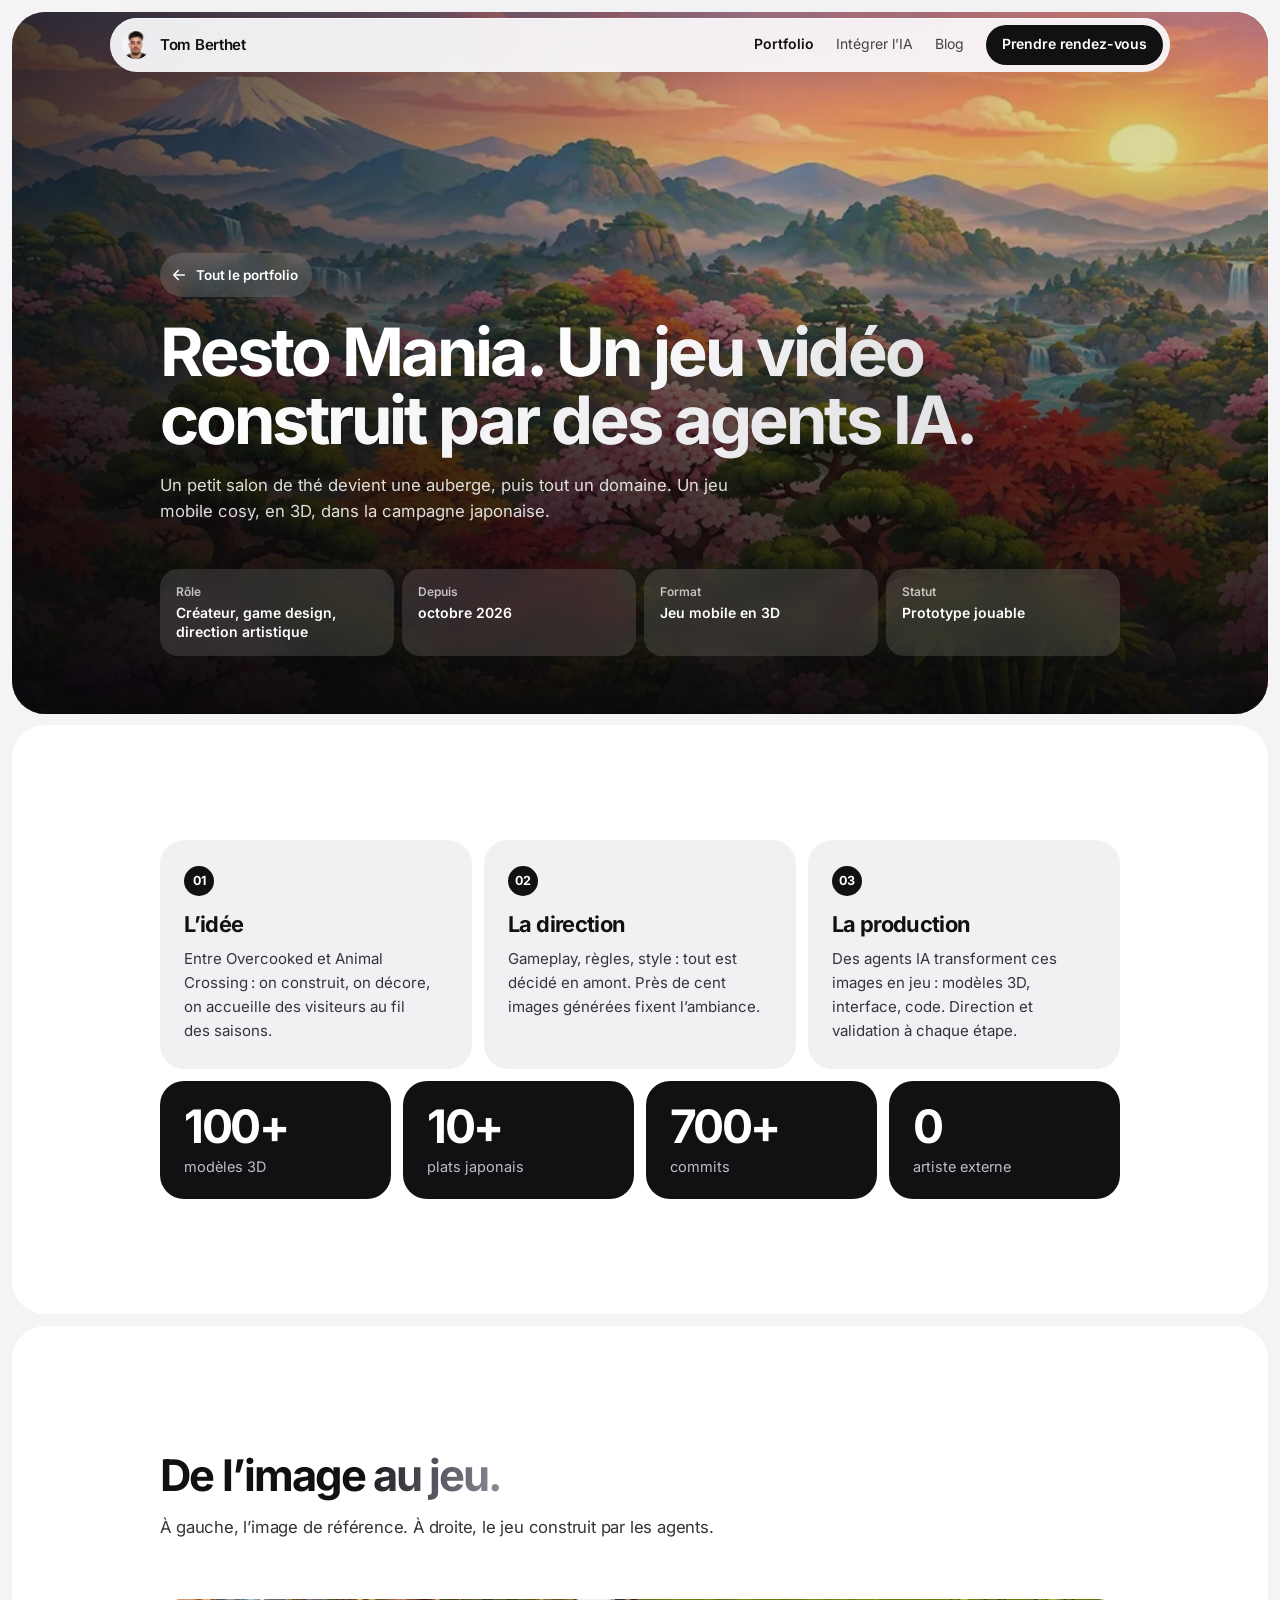
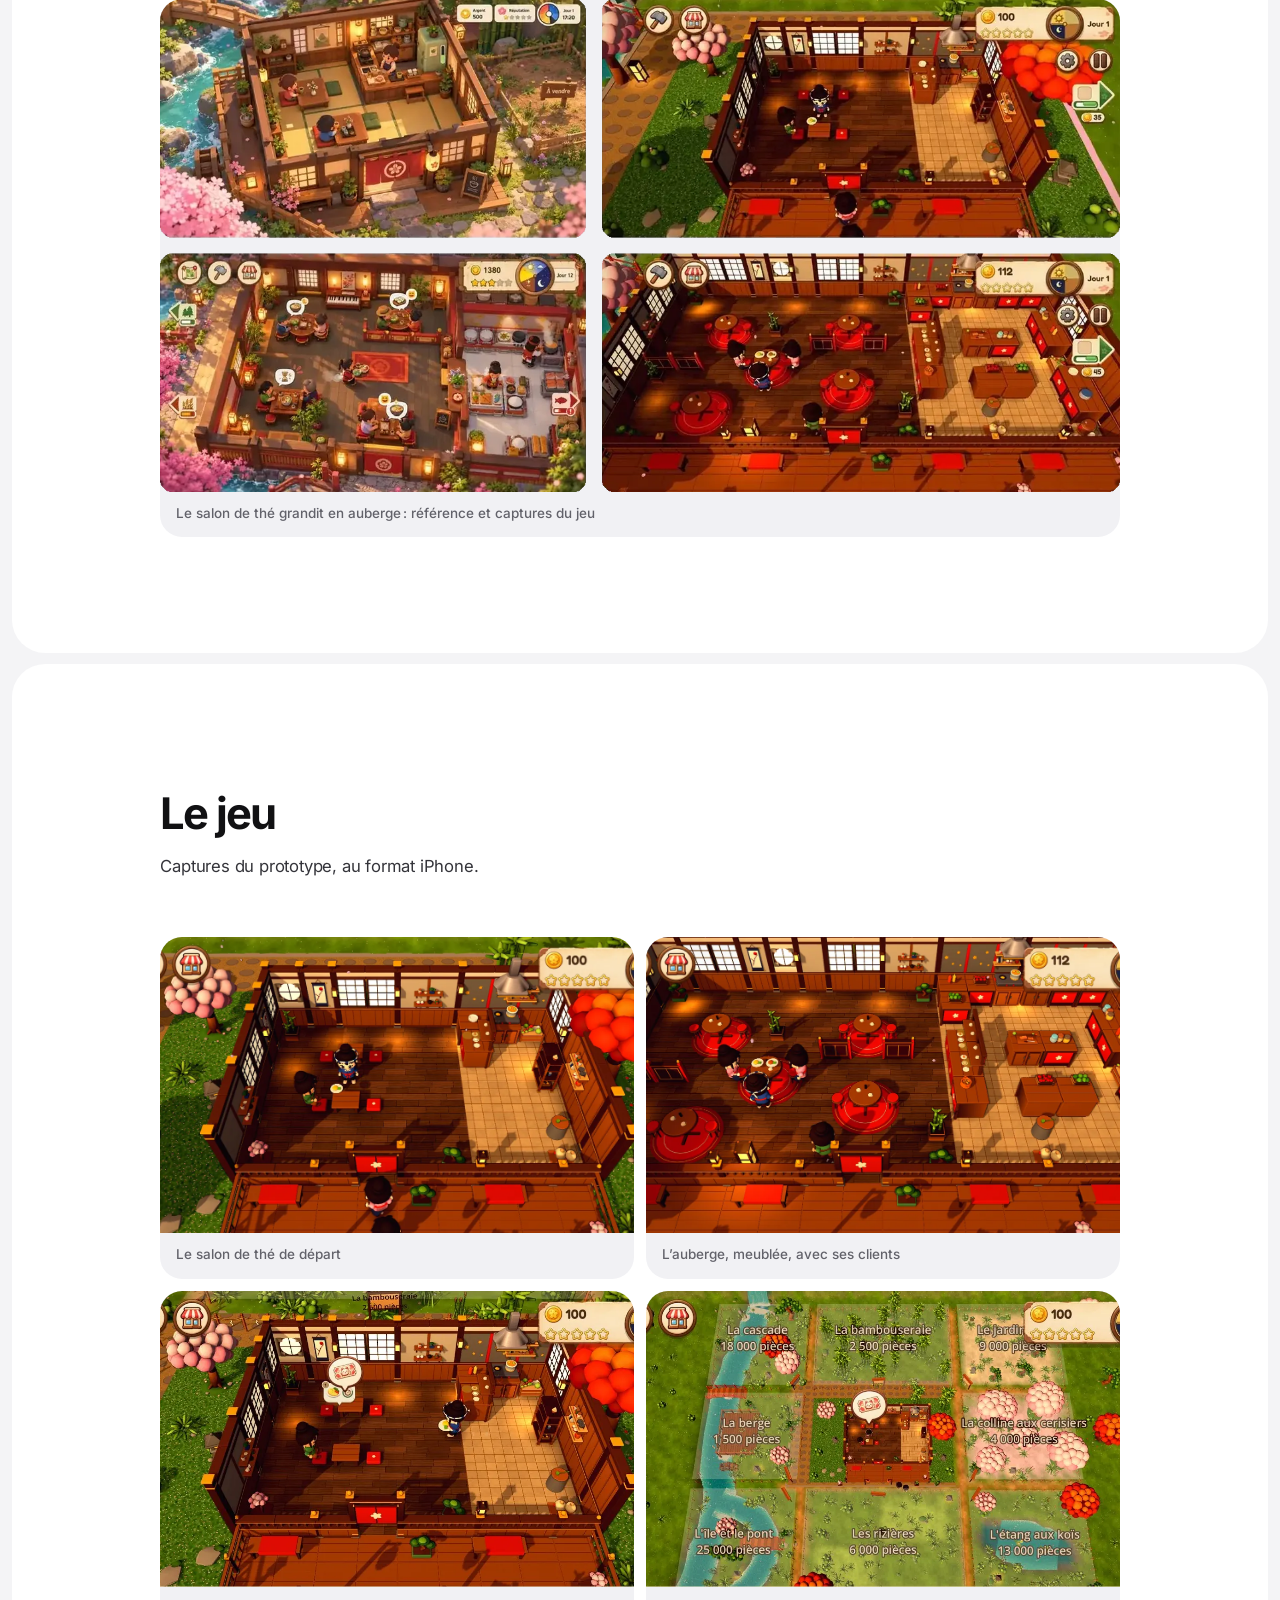
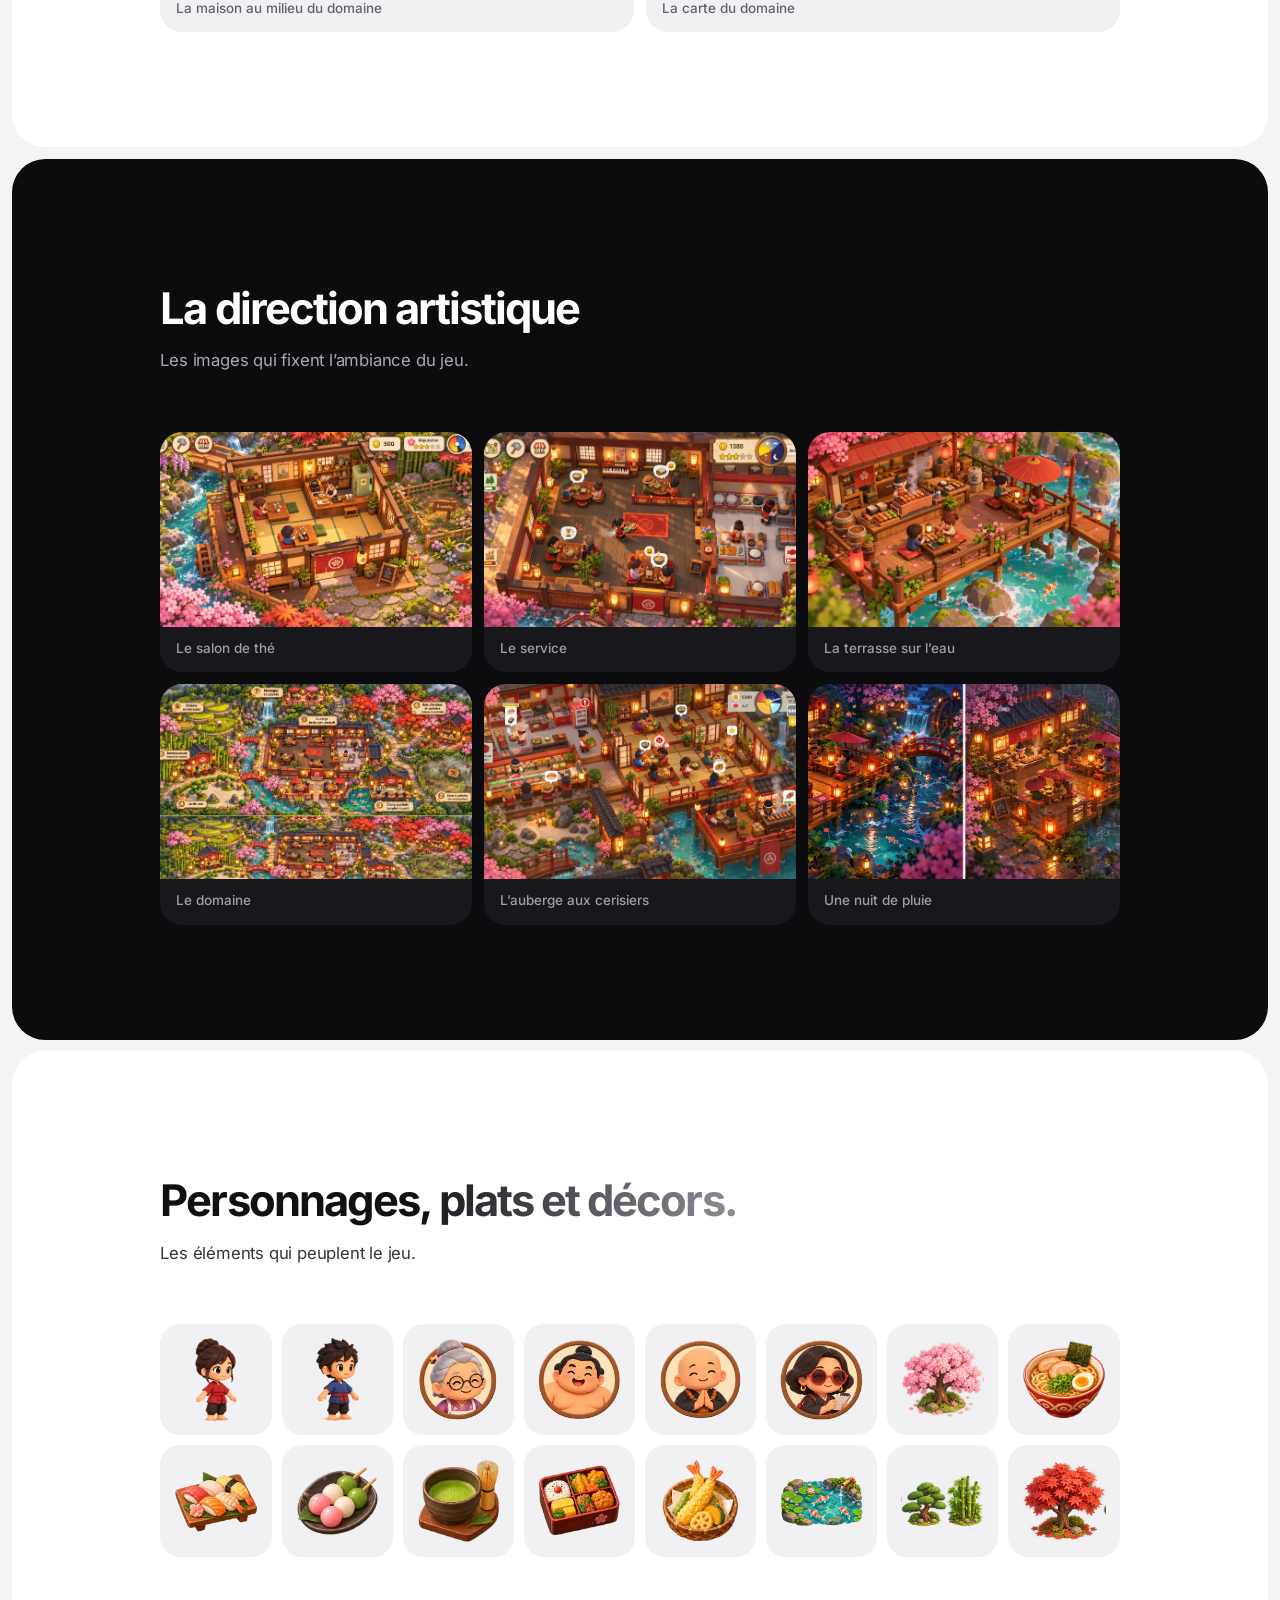
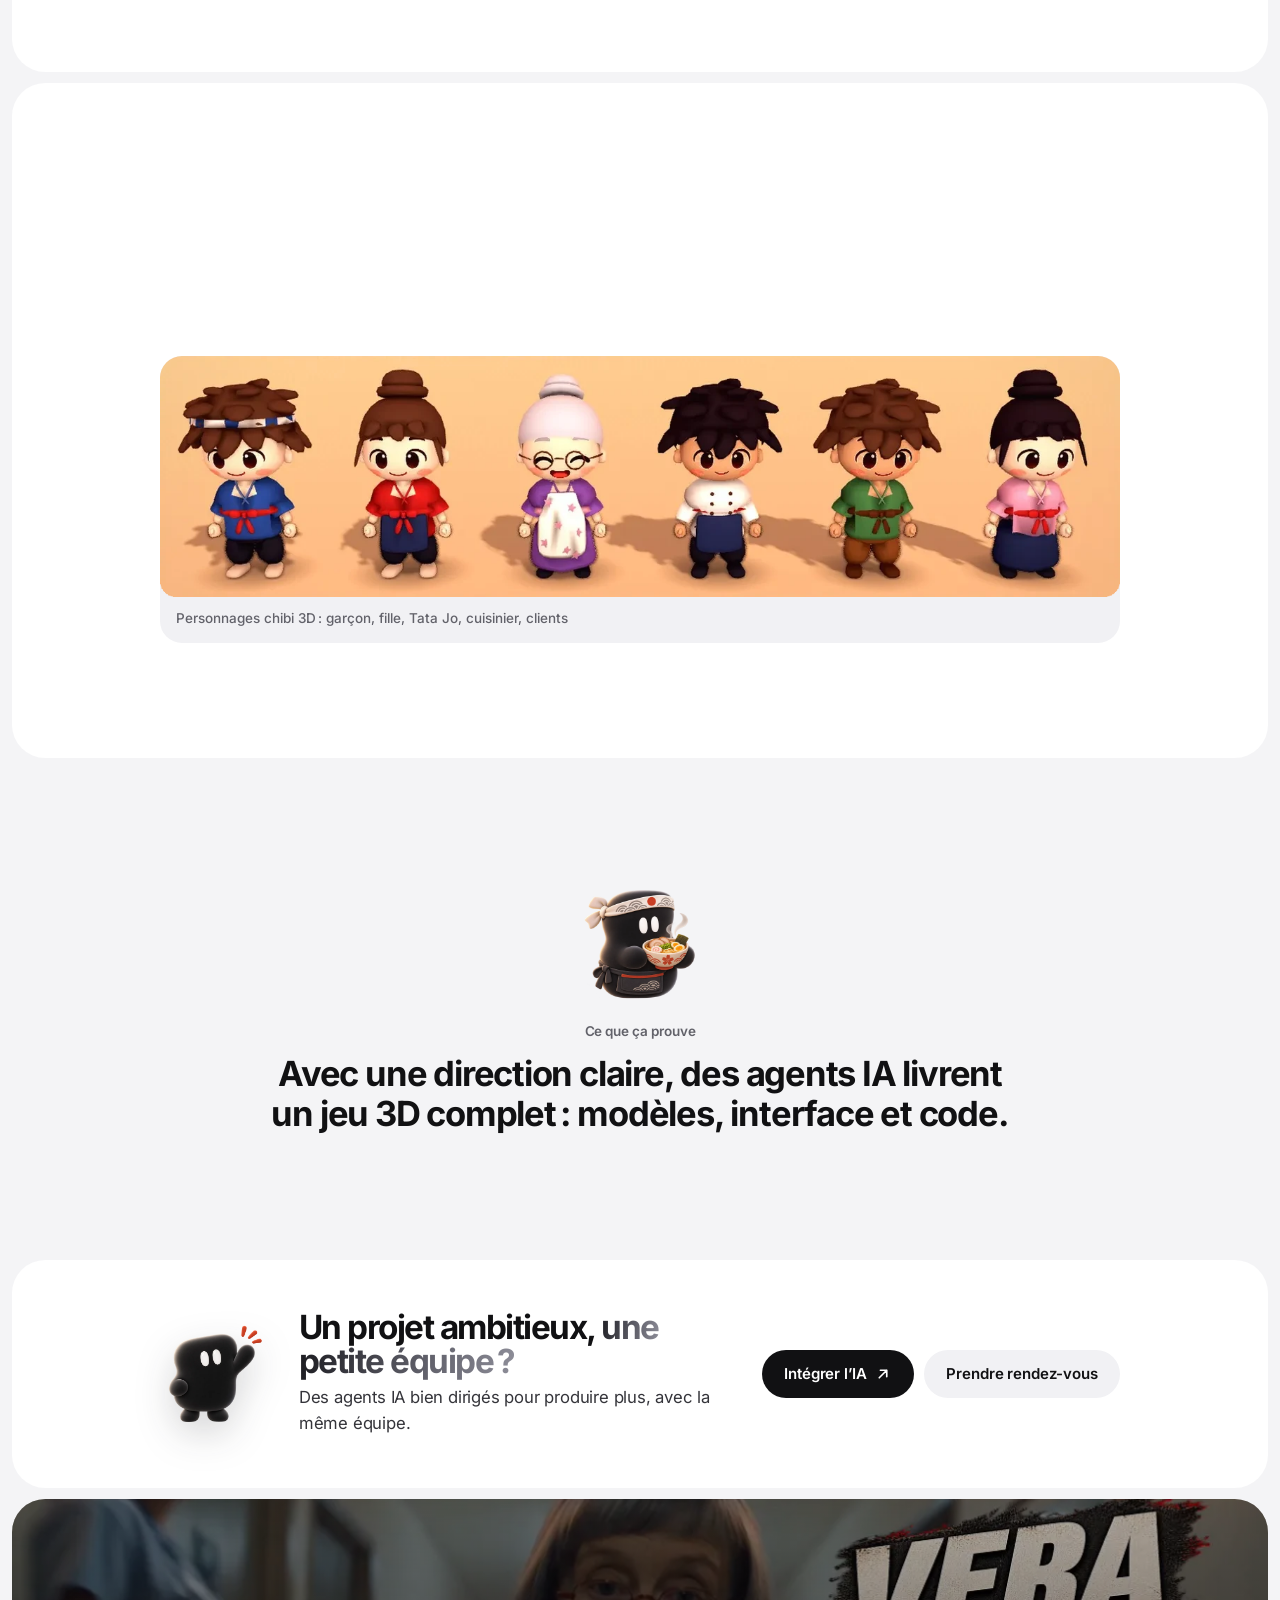
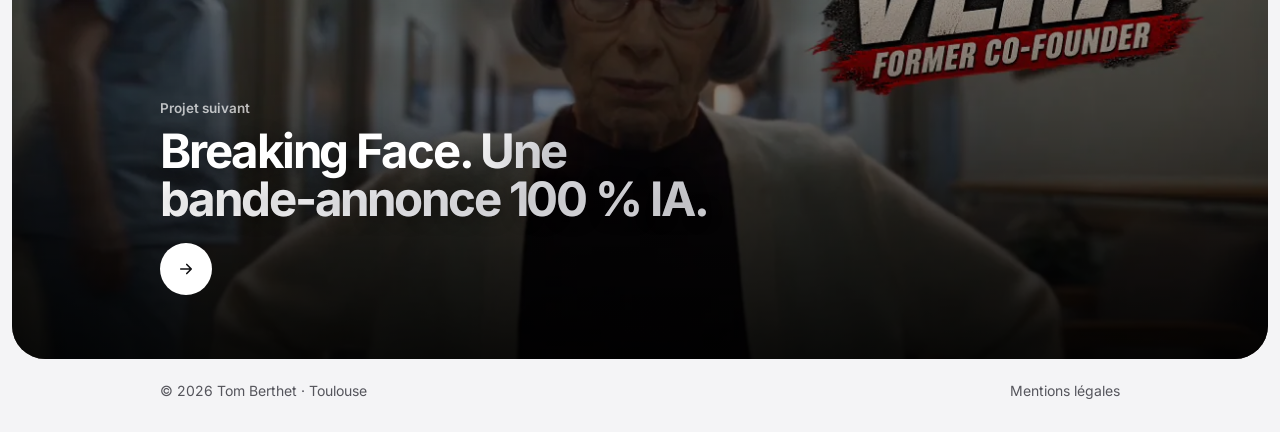
<file: resto-mania.html>
<!doctype html>
<!-- Page générée par build/projets.py : modifier les données là-bas, pas ce fichier. -->
<html lang="fr">
<head>
<meta charset="utf-8">
<meta name="viewport" content="width=device-width, initial-scale=1">
<title>Resto Mania · Tom Berthet</title>
<meta name="description" content="Resto Mania, jeu vidéo mobile en 3D conçu par Tom Berthet : un salon de thé japonais qui devient un domaine. 100+ modèles 3D, aucun artiste externe.">
<meta property="og:title" content="Resto Mania · Tom Berthet">
<meta property="og:description" content="Resto Mania, jeu vidéo mobile en 3D conçu par Tom Berthet : un salon de thé japonais qui devient un domaine. 100+ modèles 3D, aucun artiste externe.">
<meta property="og:image" content="https://tomberthet.fr/assets/og/resto-mania.jpg">
<meta property="og:image:width" content="1200">
<meta property="og:image:height" content="630">
<meta property="og:url" content="https://tomberthet.fr/resto-mania.html">
<meta property="og:type" content="article">
<meta property="og:locale" content="fr_FR">
<meta name="twitter:card" content="summary_large_image">
<meta name="theme-color" content="#2A140B">
<link rel="canonical" href="https://tomberthet.fr/resto-mania.html">
<link rel="icon" href="assets/favicon.ico" sizes="any">
<link rel="icon" href="assets/favicon.png" type="image/png">
<link rel="apple-touch-icon" href="assets/apple-touch-icon.png">
<link rel="preload" href="assets/fonts/Inter-700.woff2" as="font" type="font/woff2" crossorigin>
<link rel="stylesheet" href="assets/site.css">
<link rel="stylesheet" href="assets/monde.css">
<script>document.documentElement.classList.add('js');setTimeout(()=>{if(!document.querySelector('[data-r].in'))document.documentElement.classList.add('rv')},2500)</script>
</head>
<body class="monde projet" style="--pbg:#2A140B">
<a class="skip" href="#contenu">Aller au contenu</a>
<header class="top">
  <div class="mw">
    <a class="me" href="./"><img src="assets/avatar.jpg" alt="" width="28" height="28">Tom Berthet</a>
    <nav id="menu" aria-label="Pages"><a href="portfolio.html" aria-current="page">Portfolio</a><a href="integration-ia.html">Intégrer l’IA</a><a href="blog.html">Blog</a><a class="nav-cta" href="integration-ia.html#contact">Prendre rendez-vous</a></nav>
    <a class="btn dark sm" href="integration-ia.html#contact">Prendre rendez-vous</a>
    <button class="menu-btn" type="button" aria-expanded="false" aria-controls="menu" aria-label="Ouvrir le menu"><span></span><span></span></button>
  </div>
</header>
<main id="contenu">
<section class="panel p-hero" aria-labelledby="titre">
  <img class="bg" src="assets/img/resto/panorama-coucher-soleil.webp" alt="" fetchpriority="high" style="--pos:50% 60%">
  <div class="mw">
    <a class="p-back" href="portfolio.html"><svg class="i" aria-hidden="true"><use href="assets/icons.svg#back"/></svg>Tout le portfolio</a><br>
    <h1 class="mega" id="titre">Resto Mania. <em>Un jeu vidéo construit par des agents IA.</em></h1>
    <p class="sub">Un petit salon de thé devient une auberge, puis tout un domaine. Un jeu mobile cosy, en 3D, dans la campagne japonaise.</p>
    <ul class="meta"><li><small>Rôle</small><b>Créateur, game design, direction artistique</b></li><li><small>Depuis</small><b>octobre 2026</b></li><li><small>Format</small><b>Jeu mobile en 3D</b></li><li><small>Statut</small><b>Prototype jouable</b></li></ul>
  </div>
</section>
<section class="panel p-story pad" aria-label="L’histoire"><div class="mw"><div class="chapters"><article class="chap" data-r style="--d:0.00s"><span class="n">01</span><h2>L’idée</h2><p>Entre Overcooked et Animal Crossing : on construit, on décore, on accueille des visiteurs au fil des saisons.</p></article><article class="chap" data-r style="--d:0.08s"><span class="n">02</span><h2>La direction</h2><p>Gameplay, règles, style : tout est décidé en amont. Près de cent images générées fixent l’ambiance.</p></article><article class="chap" data-r style="--d:0.16s"><span class="n">03</span><h2>La production</h2><p>Des agents IA transforment ces images en jeu : modèles 3D, interface, code. Direction et validation à chaque étape.</p></article></div><div class="p-nums"><ul style="--cols:4"><li data-r><b>100+</b><span>modèles 3D</span></li><li data-r><b>10+</b><span>plats japonais</span></li><li data-r><b>700+</b><span>commits</span></li><li data-r><b>0</b><span>artiste externe</span></li></ul></div></div></section>
<section class="panel p-board pad" aria-labelledby="pl0">
  <div class="mw"><div class="sec-head" data-r><h2 class="big" id="pl0">De l’image <em>au jeu.</em></h2><p class="lead">À gauche, l’image de référence. À droite, le jeu construit par les agents.</p></div><div class="b-wide"><figure data-r><img src="assets/img/resto/auberge-ref-jeu.webp" alt="Le salon de thé grandit en auberge : référence et captures du jeu" loading="lazy"><figcaption class="fcap">Le salon de thé grandit en auberge : référence et captures du jeu</figcaption></figure></div></div>
</section>
<section class="panel p-board pad" aria-labelledby="pl1">
  <div class="mw"><div class="sec-head" data-r><h2 class="big" id="pl1">Le jeu</h2><p class="lead">Captures du prototype, au format iPhone.</p></div><div class="b-grid" style="--cols:2"><figure data-r><img src="assets/img/resto/jeu-chaya-depart-iphone.webp" alt="Le salon de thé de départ" loading="lazy"><figcaption class="fcap">Le salon de thé de départ</figcaption></figure><figure data-r><img src="assets/img/resto/jeu-auberge-iphone.webp" alt="L’auberge, meublée, avec ses clients" loading="lazy"><figcaption class="fcap">L’auberge, meublée, avec ses clients</figcaption></figure><figure data-r><img src="assets/img/resto/jeu-domaine-maison.webp" alt="La maison au milieu du domaine" loading="lazy"><figcaption class="fcap">La maison au milieu du domaine</figcaption></figure><figure data-r><img src="assets/img/resto/jeu-vue-carte-domaine.webp" alt="La carte du domaine" loading="lazy"><figcaption class="fcap">La carte du domaine</figcaption></figure></div></div>
</section>
<section class="panel p-board pad dark" aria-labelledby="pl2">
  <div class="mw"><div class="sec-head" data-r><h2 class="big" id="pl2">La direction artistique</h2><p class="lead">Les images qui fixent l’ambiance du jeu.</p></div><div class="b-grid" style="--cols:3"><figure data-r><img src="assets/img/resto/chaya-jardin-enchante.webp" alt="Le salon de thé" loading="lazy"><figcaption class="fcap">Le salon de thé</figcaption></figure><figure data-r><img src="assets/img/resto/restaurant-service-isometrique.webp" alt="Le service" loading="lazy"><figcaption class="fcap">Le service</figcaption></figure><figure data-r><img src="assets/img/resto/terrasse-eau.webp" alt="La terrasse sur l’eau" loading="lazy"><figcaption class="fcap">La terrasse sur l’eau</figcaption></figure><figure data-r><img src="assets/img/resto/carte-domaine-feerique.webp" alt="Le domaine" loading="lazy"><figcaption class="fcap">Le domaine</figcaption></figure><figure data-r><img src="assets/img/resto/auberge-cerisiers.webp" alt="L’auberge aux cerisiers" loading="lazy"><figcaption class="fcap">L’auberge aux cerisiers</figcaption></figure><figure data-r><img src="assets/img/resto/nuit-pluie-riviere.webp" alt="Une nuit de pluie" loading="lazy"><figcaption class="fcap">Une nuit de pluie</figcaption></figure></div></div>
</section>
<section class="panel p-board pad" aria-labelledby="pl3">
  <div class="mw"><div class="sec-head" data-r><h2 class="big" id="pl3">Personnages, <em>plats et décors.</em></h2><p class="lead">Les éléments qui peuplent le jeu.</p></div><div class="b-objs" style="--cols:8"><img src="assets/img/resto/perso-fille-trois-quarts.webp" alt="" loading="lazy"><img src="assets/img/resto/perso-garcon-trois-quarts.webp" alt="" loading="lazy"><img src="assets/img/resto/portrait-tata-jo.webp" alt="" loading="lazy"><img src="assets/img/resto/portrait-sumo.webp" alt="" loading="lazy"><img src="assets/img/resto/portrait-moine.webp" alt="" loading="lazy"><img src="assets/img/resto/portrait-critique.webp" alt="" loading="lazy"><img src="assets/img/resto/decor-cerisier.webp" alt="" loading="lazy"><img src="assets/img/resto/plat-ramen-shoyu.webp" alt="" loading="lazy"><img src="assets/img/resto/plat-nigiri.webp" alt="" loading="lazy"><img src="assets/img/resto/plat-dango.webp" alt="" loading="lazy"><img src="assets/img/resto/plat-matcha.webp" alt="" loading="lazy"><img src="assets/img/resto/plat-bento.webp" alt="" loading="lazy"><img src="assets/img/resto/plat-tempura.webp" alt="" loading="lazy"><img src="assets/img/resto/decor-diorama-etang-koi.webp" alt="" loading="lazy"><img src="assets/img/resto/decor-bonsai-bambou.webp" alt="" loading="lazy"><img src="assets/img/resto/decor-erable-rouge.webp" alt="" loading="lazy"></div></div>
</section>
<section class="panel p-board pad" aria-labelledby="pl4">
  <div class="mw"><div class="sec-head" data-r><h2 class="big" id="pl4">Les personnages en 3D</h2><p class="lead">Du dessin au modèle 3D animé.</p></div><div class="b-wide"><figure data-r><img src="assets/img/resto/persos-3d.webp" alt="Personnages chibi 3D : garçon, fille, Tata Jo, cuisinier, clients" loading="lazy"><figcaption class="fcap">Personnages chibi 3D : garçon, fille, Tata Jo, cuisinier, clients</figcaption></figure></div></div>
</section>
<section class="panel open p-quote pad" aria-label="Ce que ça prouve"><div class="mw" data-r>
  <img src="assets/img/monde/max-chef.webp" alt="" loading="lazy"><p class="kicker">Ce que ça prouve</p><p class="proof-line">Avec une direction claire, des agents IA livrent un jeu 3D complet : modèles, interface et code.</p>
</div></section>
<section class="panel p-cta" aria-labelledby="cta-resto-mania" style="padding-block:clamp(32px,4vw,52px)"><div class="mw"><div class="p-cta-in" data-r>
  <img src="assets/img/monde/max-salut.webp" alt="" loading="lazy">
  <div><h2 class="big" id="cta-resto-mania">Un projet ambitieux, <em>une petite équipe ?</em></h2><p class="lead">Des agents IA bien dirigés pour produire plus, avec la même équipe.</p></div>
  <div class="cta"><a class="btn dark" href="integration-ia.html">Intégrer l’IA<svg class="i" aria-hidden="true"><use href="assets/icons.svg#go"/></svg></a><a class="btn soft" href="integration-ia.html#contact">Prendre rendez-vous</a></div>
</div></div></section>
<a class="panel p-next" href="breaking-face.html">
  <img src="assets/media/bf-29.webp" alt="" loading="lazy">
  <div class="mw"><p class="kicker">Projet suivant</p><p class="big">Breaking Face. <em>Une bande-annonce 100 % IA.</em></p><span class="go" aria-hidden="true"><svg class="i" aria-hidden="true"><use href="assets/icons.svg#next"/></svg></span></div>
</a>
</main>
<footer class="foot"><div class="mw"><span>© 2026 Tom Berthet · Toulouse</span><a href="mentions-legales.html">Mentions légales</a></div></footer>
<script src="assets/site.js" defer></script>
<script src="assets/monde.js" defer></script>
</body>
</html>
</file>
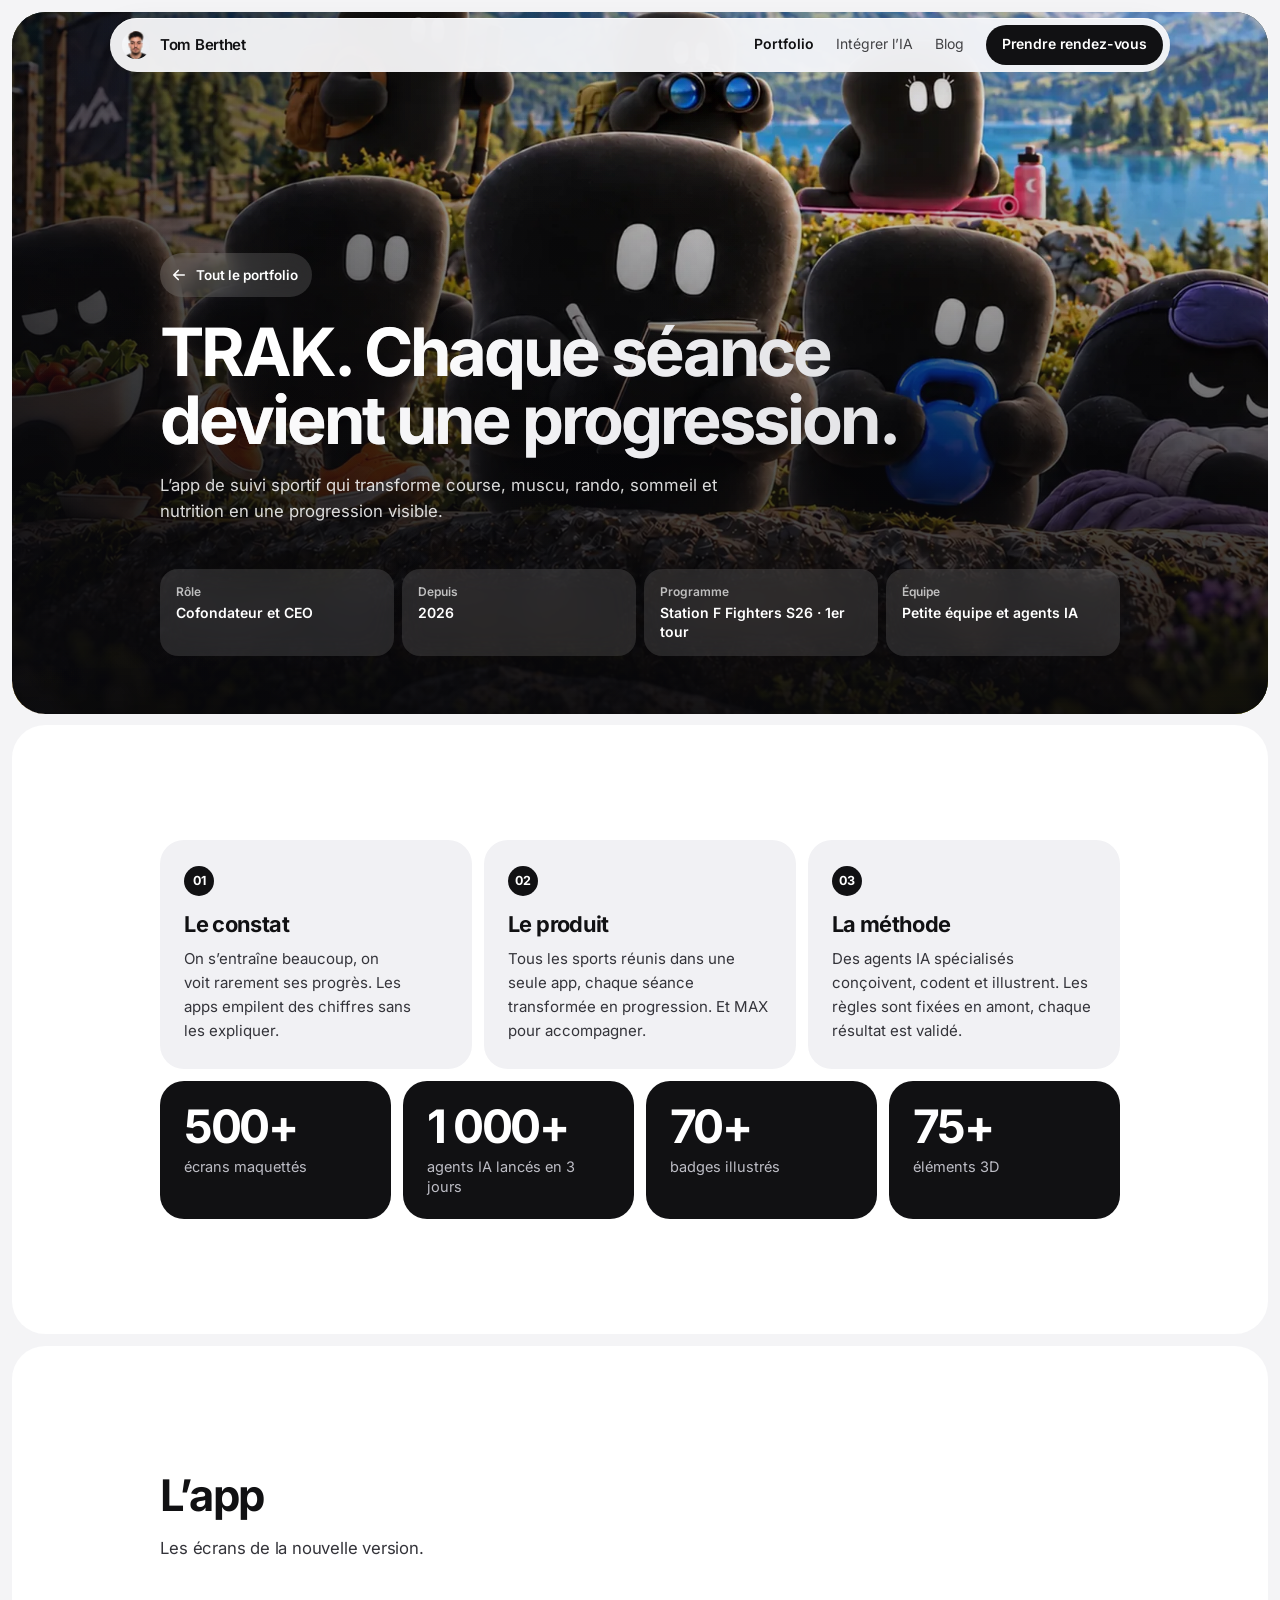
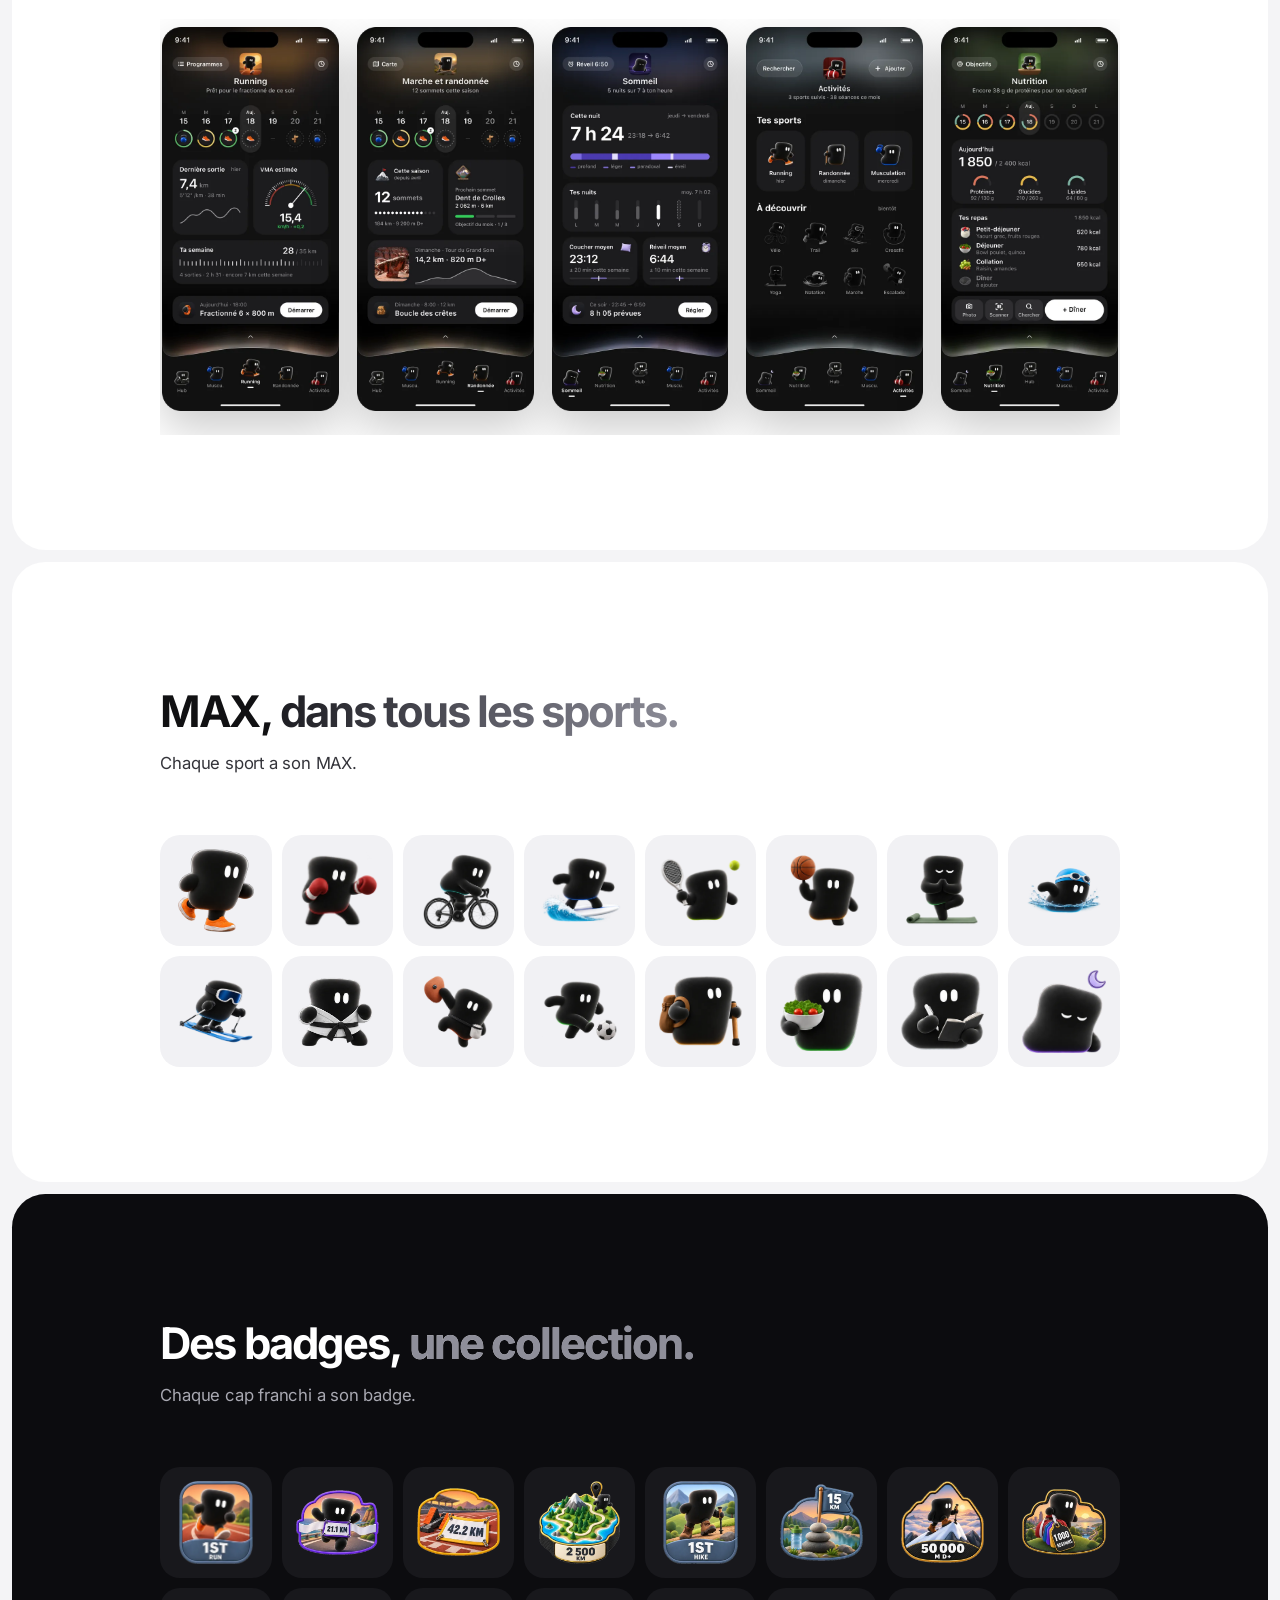
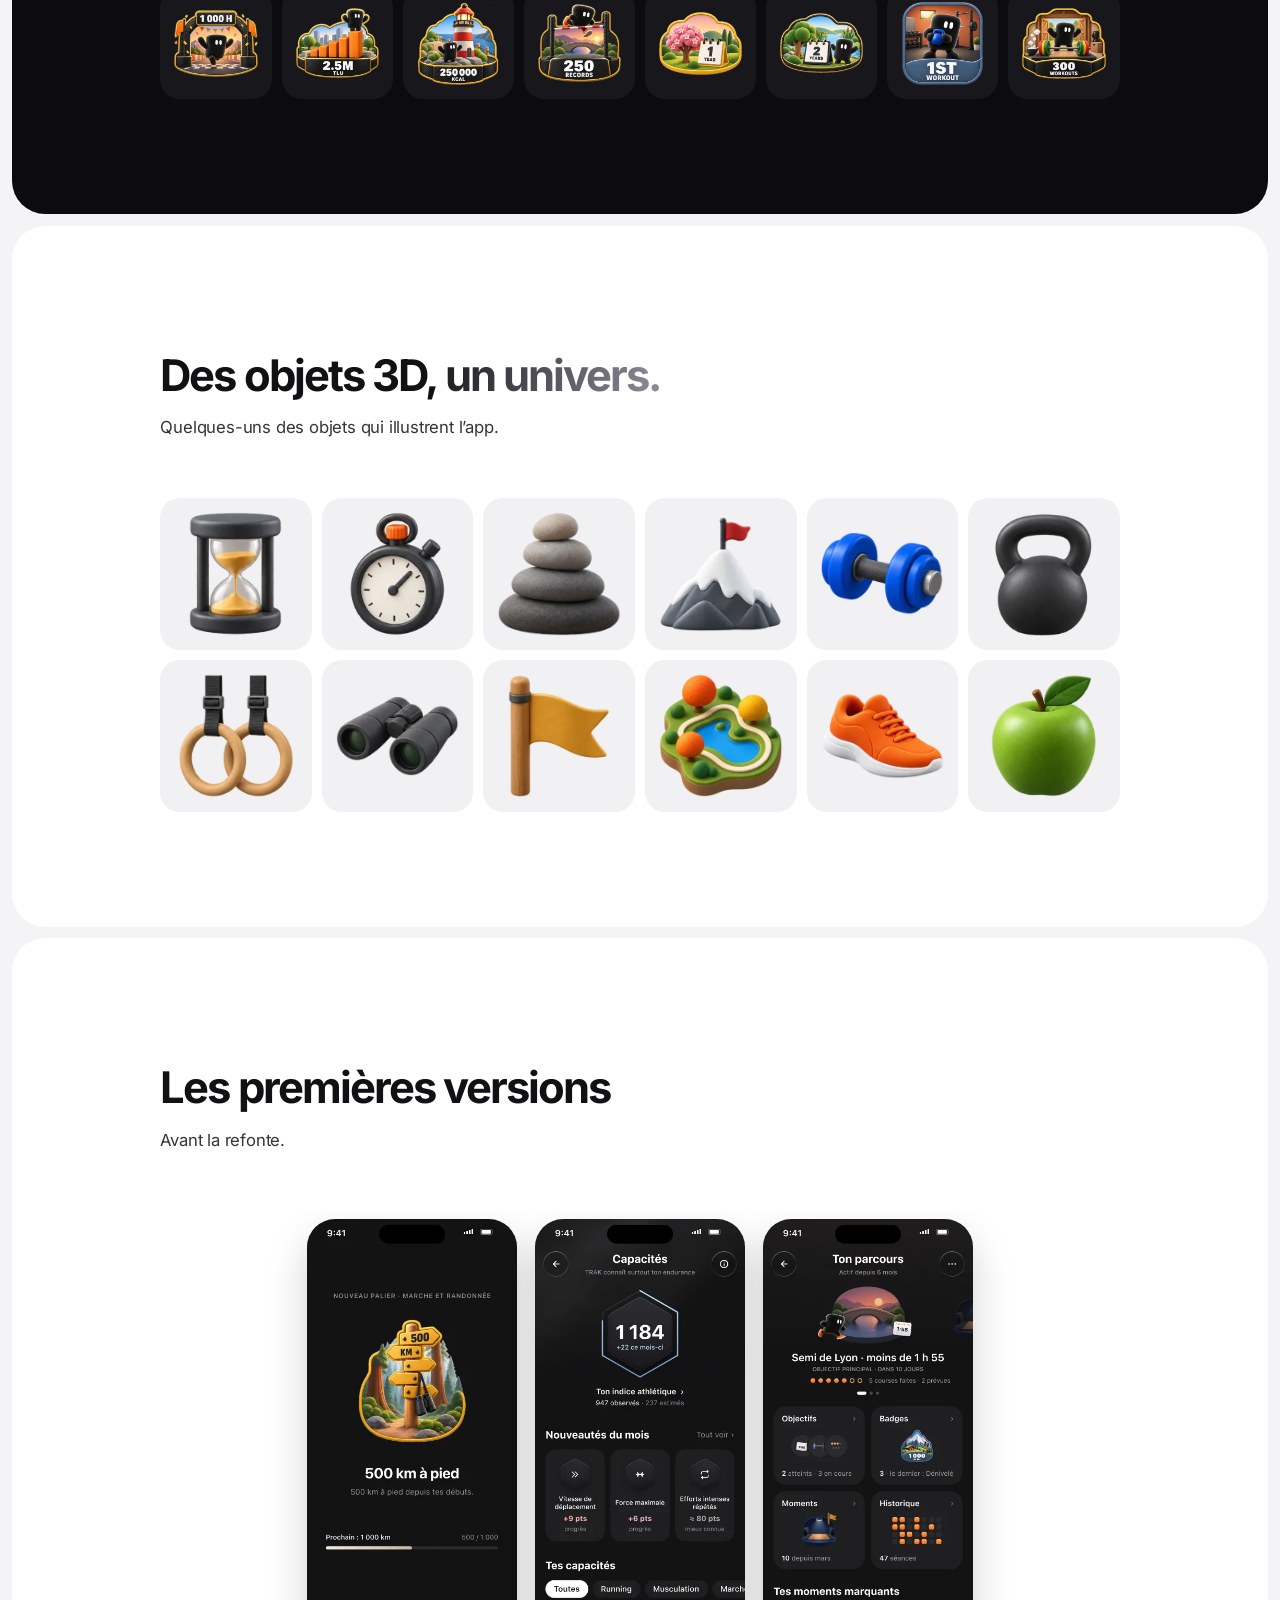
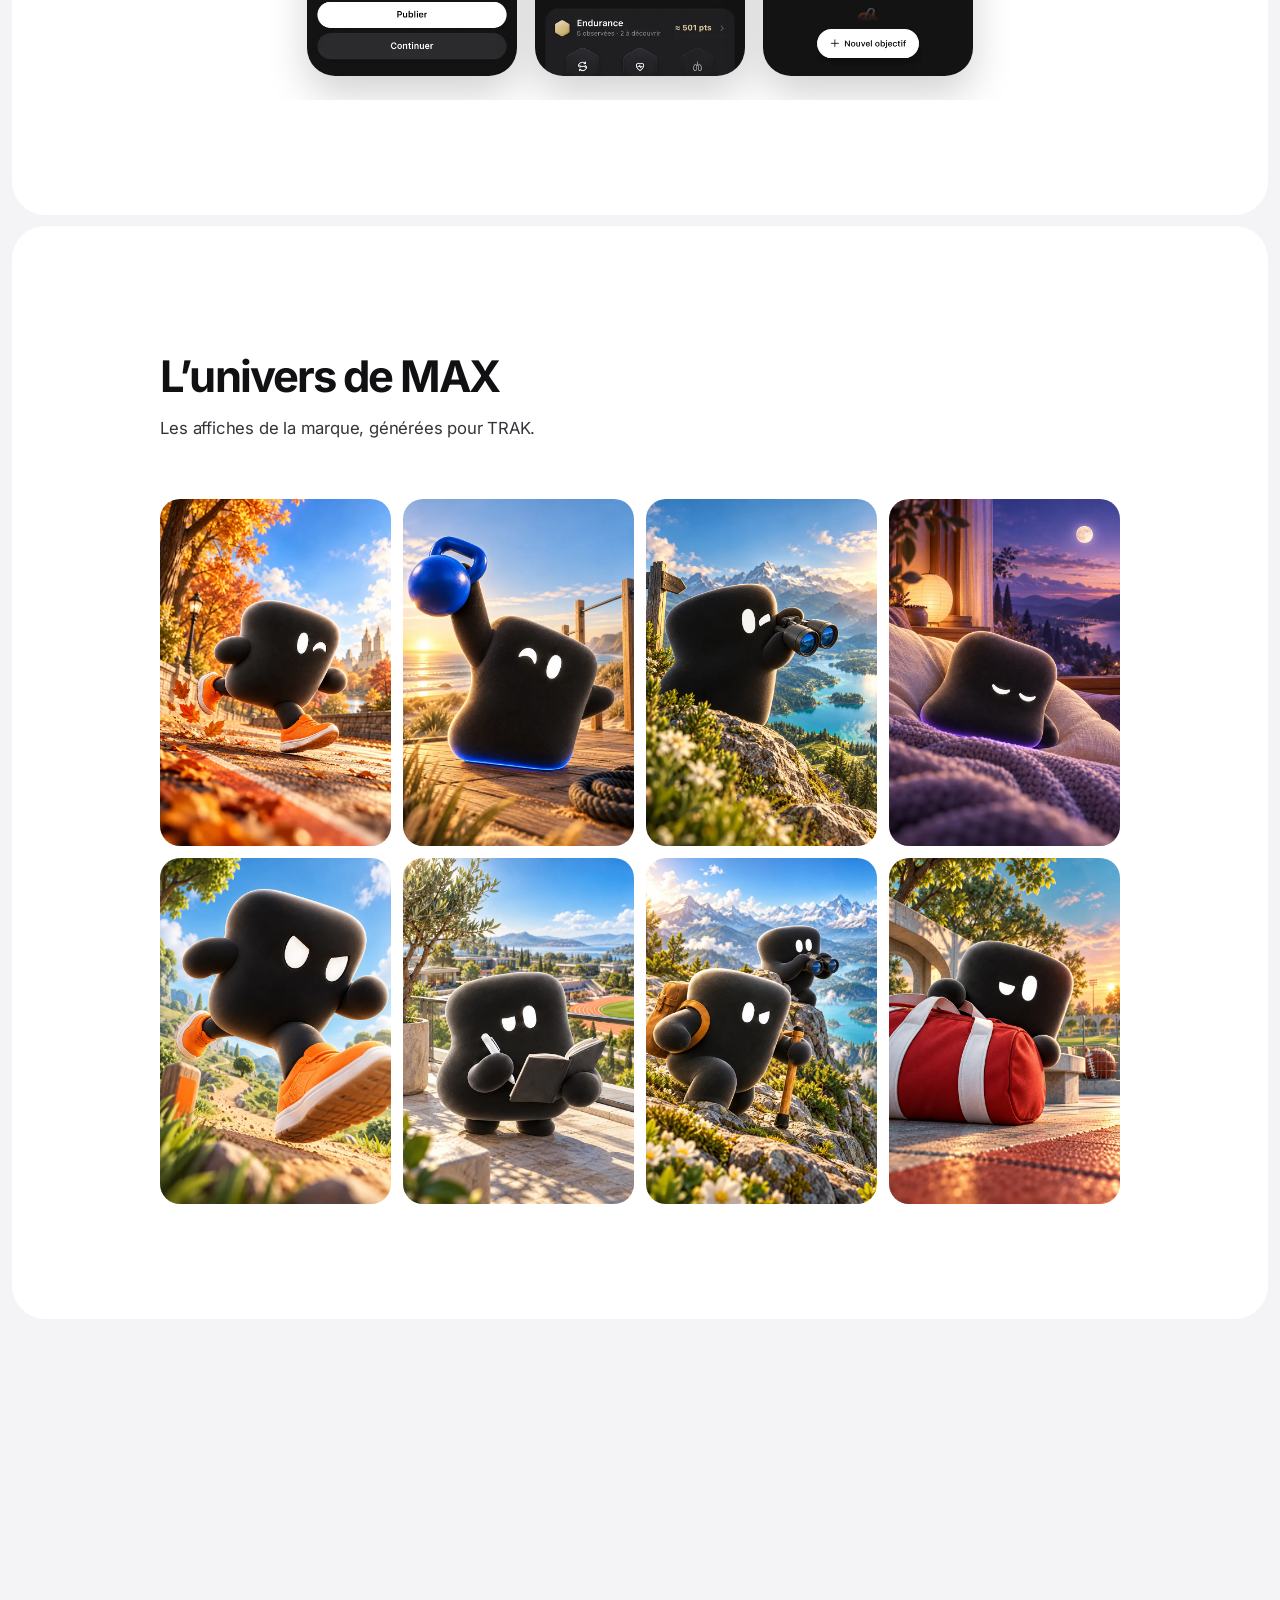
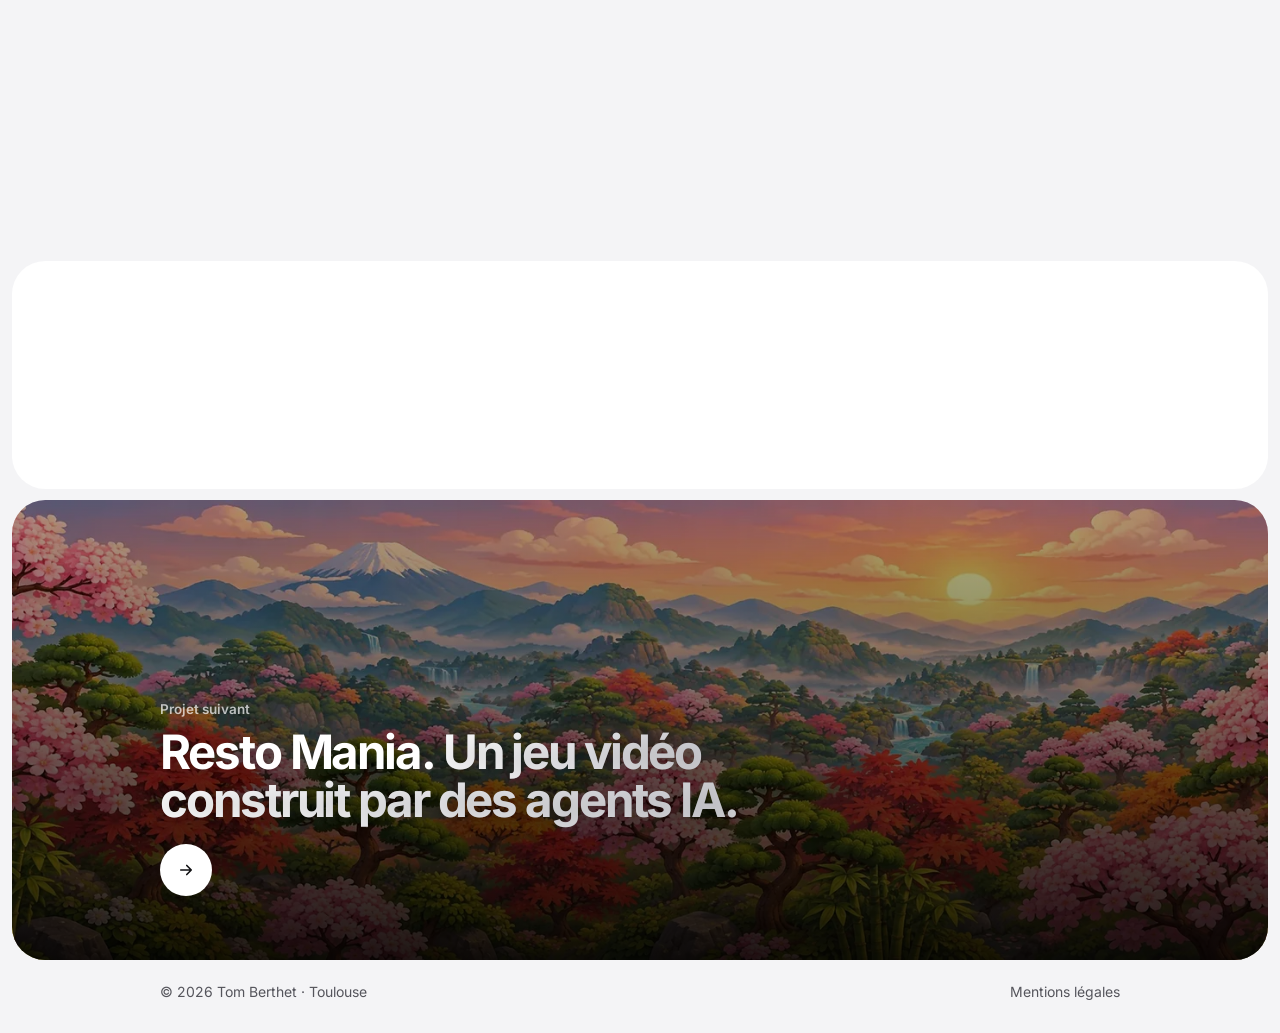
<file: trak.html>
<!doctype html>
<!-- Page générée par build/projets.py : modifier les données là-bas, pas ce fichier. -->
<html lang="fr">
<head>
<meta charset="utf-8">
<meta name="viewport" content="width=device-width, initial-scale=1">
<title>TRAK · Tom Berthet</title>
<meta name="description" content="TRAK, l’app de suivi sportif cofondée par Tom Berthet, retenue au premier tour de Station F Fighters (S26) : 500+ écrans maquettés, 1 000+ agents IA.">
<meta property="og:title" content="TRAK · Tom Berthet">
<meta property="og:description" content="TRAK, l’app de suivi sportif cofondée par Tom Berthet, retenue au premier tour de Station F Fighters (S26) : 500+ écrans maquettés, 1 000+ agents IA.">
<meta property="og:image" content="https://tomberthet.fr/assets/og/trak.jpg">
<meta property="og:image:width" content="1200">
<meta property="og:image:height" content="630">
<meta property="og:url" content="https://tomberthet.fr/trak.html">
<meta property="og:type" content="article">
<meta property="og:locale" content="fr_FR">
<meta name="twitter:card" content="summary_large_image">
<meta name="theme-color" content="#0E1311">
<link rel="canonical" href="https://tomberthet.fr/trak.html">
<link rel="icon" href="assets/favicon.ico" sizes="any">
<link rel="icon" href="assets/favicon.png" type="image/png">
<link rel="apple-touch-icon" href="assets/apple-touch-icon.png">
<link rel="preload" href="assets/fonts/Inter-700.woff2" as="font" type="font/woff2" crossorigin>
<link rel="stylesheet" href="assets/site.css">
<link rel="stylesheet" href="assets/monde.css">
<script>document.documentElement.classList.add('js');setTimeout(()=>{if(!document.querySelector('[data-r].in'))document.documentElement.classList.add('rv')},2500)</script>
</head>
<body class="monde projet" style="--pbg:#0E1311">
<a class="skip" href="#contenu">Aller au contenu</a>
<header class="top">
  <div class="mw">
    <a class="me" href="./"><img src="assets/avatar.jpg" alt="" width="28" height="28">Tom Berthet</a>
    <nav id="menu" aria-label="Pages"><a href="portfolio.html" aria-current="page">Portfolio</a><a href="integration-ia.html">Intégrer l’IA</a><a href="blog.html">Blog</a><a class="nav-cta" href="integration-ia.html#contact">Prendre rendez-vous</a></nav>
    <a class="btn dark sm" href="integration-ia.html#contact">Prendre rendez-vous</a>
    <button class="menu-btn" type="button" aria-expanded="false" aria-controls="menu" aria-label="Ouvrir le menu"><span></span><span></span></button>
  </div>
</header>
<main id="contenu">
<section class="panel p-hero" aria-labelledby="titre">
  <img class="bg" src="assets/img/affiches/max-lac-sans-logo.webp" alt="" fetchpriority="high" style="--pos:50% 60%">
  <div class="mw">
    <a class="p-back" href="portfolio.html"><svg class="i" aria-hidden="true"><use href="assets/icons.svg#back"/></svg>Tout le portfolio</a><br>
    <h1 class="mega" id="titre">TRAK. <em>Chaque séance devient une progression.</em></h1>
    <p class="sub">L’app de suivi sportif qui transforme course, muscu, rando, sommeil et nutrition en une progression visible.</p>
    <ul class="meta"><li><small>Rôle</small><b>Cofondateur et CEO</b></li><li><small>Depuis</small><b>2026</b></li><li><small>Programme</small><b>Station F Fighters S26 · 1er tour</b></li><li><small>Équipe</small><b>Petite équipe et agents IA</b></li></ul>
  </div>
</section>
<section class="panel p-story pad" aria-label="L’histoire"><div class="mw"><div class="chapters"><article class="chap" data-r style="--d:0.00s"><span class="n">01</span><h2>Le constat</h2><p>On s’entraîne beaucoup, on voit rarement ses progrès. Les apps empilent des chiffres sans les expliquer.</p></article><article class="chap" data-r style="--d:0.08s"><span class="n">02</span><h2>Le produit</h2><p>Tous les sports réunis dans une seule app, chaque séance transformée en progression. Et MAX pour accompagner.</p></article><article class="chap" data-r style="--d:0.16s"><span class="n">03</span><h2>La méthode</h2><p>Des agents IA spécialisés conçoivent, codent et illustrent. Les règles sont fixées en amont, chaque résultat est validé.</p></article></div><div class="p-nums"><ul style="--cols:4"><li data-r><b>500+</b><span>écrans maquettés</span></li><li data-r><b>1 000+</b><span>agents IA lancés en 3 jours</span></li><li data-r><b>70+</b><span>badges illustrés</span></li><li data-r><b>75+</b><span>éléments 3D</span></li></ul></div></div></section>
<section class="panel p-board pad" aria-labelledby="pl0">
  <div class="mw"><div class="sec-head" data-r><h2 class="big" id="pl0">L’app</h2><p class="lead">Les écrans de la nouvelle version.</p></div><div class="b-phones"><img src="assets/img/trak/ecran-running.webp" alt="" loading="lazy"><img src="assets/img/trak/ecran-randonnee.webp" alt="" loading="lazy"><img src="assets/img/trak/ecran-sommeil.webp" alt="" loading="lazy"><img src="assets/img/trak/ecran-activites.webp" alt="" loading="lazy"><img src="assets/img/trak/ecran-nutrition.webp" alt="" loading="lazy"></div></div>
</section>
<section class="panel p-board pad" aria-labelledby="pl1">
  <div class="mw"><div class="sec-head" data-r><h2 class="big" id="pl1">MAX, <em>dans tous les sports.</em></h2><p class="lead">Chaque sport a son MAX.</p></div><div class="b-objs" style="--cols:8"><img src="assets/img/trak/max-running-baskets-orange.webp" alt="" loading="lazy"><img src="assets/img/trak/max-boxe.webp" alt="" loading="lazy"><img src="assets/img/trak/max-velo.webp" alt="" loading="lazy"><img src="assets/img/trak/max-surf.webp" alt="" loading="lazy"><img src="assets/img/trak/max-tennis.webp" alt="" loading="lazy"><img src="assets/img/trak/max-basket.webp" alt="" loading="lazy"><img src="assets/img/trak/max-yoga.webp" alt="" loading="lazy"><img src="assets/img/trak/max-natation.webp" alt="" loading="lazy"><img src="assets/img/trak/max-ski.webp" alt="" loading="lazy"><img src="assets/img/trak/max-judo.webp" alt="" loading="lazy"><img src="assets/img/trak/max-escalade.webp" alt="" loading="lazy"><img src="assets/img/trak/max-football.webp" alt="" loading="lazy"><img src="assets/img/trak/max-randonnee-sac-baton.webp" alt="" loading="lazy"><img src="assets/img/trak/max-nutrition-salade.webp" alt="" loading="lazy"><img src="assets/img/trak/max-hub-carnet.webp" alt="" loading="lazy"><img src="assets/img/trak/max-sommeil-lune.webp" alt="" loading="lazy"></div></div>
</section>
<section class="panel p-board pad dark" aria-labelledby="pl2">
  <div class="mw"><div class="sec-head" data-r><h2 class="big" id="pl2">Des badges, <em>une collection.</em></h2><p class="lead">Chaque cap franchi a son badge.</p></div><div class="b-objs" style="--cols:8"><img src="assets/img/trak/badge-r1-1-1st-run.webp" alt="" loading="lazy"><img src="assets/img/trak/badge-r3-3-21-1-km.webp" alt="" loading="lazy"><img src="assets/img/trak/badge-r3-4-42-2-km.webp" alt="" loading="lazy"><img src="assets/img/trak/badge-r2-5-2-500-km.webp" alt="" loading="lazy"><img src="assets/img/trak/badge-w1-1-1st-hike.webp" alt="" loading="lazy"><img src="assets/img/trak/badge-w3-1-15-km.webp" alt="" loading="lazy"><img src="assets/img/trak/badge-d1-5-50-000-m-dplus.webp" alt="" loading="lazy"><img src="assets/img/trak/badge-g1-5-1-000-sessions.webp" alt="" loading="lazy"><img src="assets/img/trak/badge-g2-5-1-000-h.webp" alt="" loading="lazy"><img src="assets/img/trak/badge-g3-5-2-5m-tlu.webp" alt="" loading="lazy"><img src="assets/img/trak/badge-g4-5-250-000-kcal.webp" alt="" loading="lazy"><img src="assets/img/trak/badge-g6-5-250-records.webp" alt="" loading="lazy"><img src="assets/img/trak/badge-g7-4-1-year.webp" alt="" loading="lazy"><img src="assets/img/trak/badge-g7-5-2-years.webp" alt="" loading="lazy"><img src="assets/img/trak/badge-m1-1-1st-workout.webp" alt="" loading="lazy"><img src="assets/img/trak/badge-m2-5-300-workouts.webp" alt="" loading="lazy"></div></div>
</section>
<section class="panel p-board pad" aria-labelledby="pl3">
  <div class="mw"><div class="sec-head" data-r><h2 class="big" id="pl3">Des objets 3D, <em>un univers.</em></h2><p class="lead">Quelques-uns des objets qui illustrent l’app.</p></div><div class="b-objs" style="--cols:6"><img src="assets/img/trak/3d-sablier.webp" alt="" loading="lazy"><img src="assets/img/trak/3d-chronometre.webp" alt="" loading="lazy"><img src="assets/img/trak/3d-cairn.webp" alt="" loading="lazy"><img src="assets/img/trak/3d-sommet-montagne.webp" alt="" loading="lazy"><img src="assets/img/trak/3d-haltere-bleu.webp" alt="" loading="lazy"><img src="assets/img/trak/3d-kettlebell-graphite.webp" alt="" loading="lazy"><img src="assets/img/trak/3d-anneaux-gym.webp" alt="" loading="lazy"><img src="assets/img/trak/3d-jumelles.webp" alt="" loading="lazy"><img src="assets/img/trak/3d-fanion-jaune.webp" alt="" loading="lazy"><img src="assets/img/trak/3d-carte-ile-parc.webp" alt="" loading="lazy"><img src="assets/img/trak/3d-chaussure-orange.webp" alt="" loading="lazy"><img src="assets/img/trak/3d-pomme-verte.webp" alt="" loading="lazy"></div></div>
</section>
<section class="panel p-board pad" aria-labelledby="pl4">
  <div class="mw"><div class="sec-head" data-r><h2 class="big" id="pl4">Les premières versions</h2><p class="lead">Avant la refonte.</p></div><div class="b-phones"><img class="flat" src="assets/img/trak/e-v1-nouveau-badge-500km.webp" alt="" loading="lazy"><img class="flat" src="assets/img/trak/e-v1-capacites-indice.webp" alt="" loading="lazy"><img class="flat" src="assets/img/trak/e-parcours-heros.webp" alt="" loading="lazy"></div></div>
</section>
<section class="panel p-board pad" aria-labelledby="pl5">
  <div class="mw"><div class="sec-head" data-r><h2 class="big" id="pl5">L’univers de MAX</h2><p class="lead">Les affiches de la marque, générées pour TRAK.</p></div><div class="b-posters" style="--cols:4"><img src="assets/img/affiches/sprint-parc-automne.webp" alt="" loading="lazy"><img src="assets/img/affiches/kettlebell-aube.webp" alt="" loading="lazy"><img src="assets/img/affiches/lac-alpin-jumelles.webp" alt="" loading="lazy"><img src="assets/img/affiches/sommeil-lune-violette.webp" alt="" loading="lazy"><img src="assets/img/affiches/bondit-parc.webp" alt="" loading="lazy"><img src="assets/img/affiches/coach-terrasse.webp" alt="" loading="lazy"><img src="assets/img/affiches/explorateurs-crete.webp" alt="" loading="lazy"><img src="assets/img/affiches/sac-rouge.webp" alt="" loading="lazy"></div></div>
</section>
<section class="panel open p-quote pad" aria-label="Ce que ça prouve"><div class="mw" data-r>
  <img src="assets/img/monde/max-ordinateur.webp" alt="" loading="lazy"><p class="kicker">Ce que ça prouve</p><p class="proof-line">Une petite équipe et des agents IA bien dirigés peuvent concevoir, coder et illustrer un produit complet.</p>
</div></section>
<section class="panel p-cta" aria-labelledby="cta-trak" style="padding-block:clamp(32px,4vw,52px)"><div class="mw"><div class="p-cta-in" data-r>
  <img src="assets/img/monde/max-salut.webp" alt="" loading="lazy">
  <div><h2 class="big" id="cta-trak">Des agents IA <em>dans votre équipe ?</em></h2><p class="lead">La méthode qui a lancé 1 000+ agents en 3 jours, appliquée au quotidien de vos salariés.</p></div>
  <div class="cta"><a class="btn dark" href="integration-ia.html">Intégrer l’IA<svg class="i" aria-hidden="true"><use href="assets/icons.svg#go"/></svg></a><a class="btn soft" href="integration-ia.html#contact">Prendre rendez-vous</a></div>
</div></div></section>
<a class="panel p-next" href="resto-mania.html">
  <img src="assets/img/resto/panorama-coucher-soleil.webp" alt="" loading="lazy">
  <div class="mw"><p class="kicker">Projet suivant</p><p class="big">Resto Mania. <em>Un jeu vidéo construit par des agents IA.</em></p><span class="go" aria-hidden="true"><svg class="i" aria-hidden="true"><use href="assets/icons.svg#next"/></svg></span></div>
</a>
</main>
<footer class="foot"><div class="mw"><span>© 2026 Tom Berthet · Toulouse</span><a href="mentions-legales.html">Mentions légales</a></div></footer>
<script src="assets/site.js" defer></script>
<script src="assets/monde.js" defer></script>
</body>
</html>
</file>
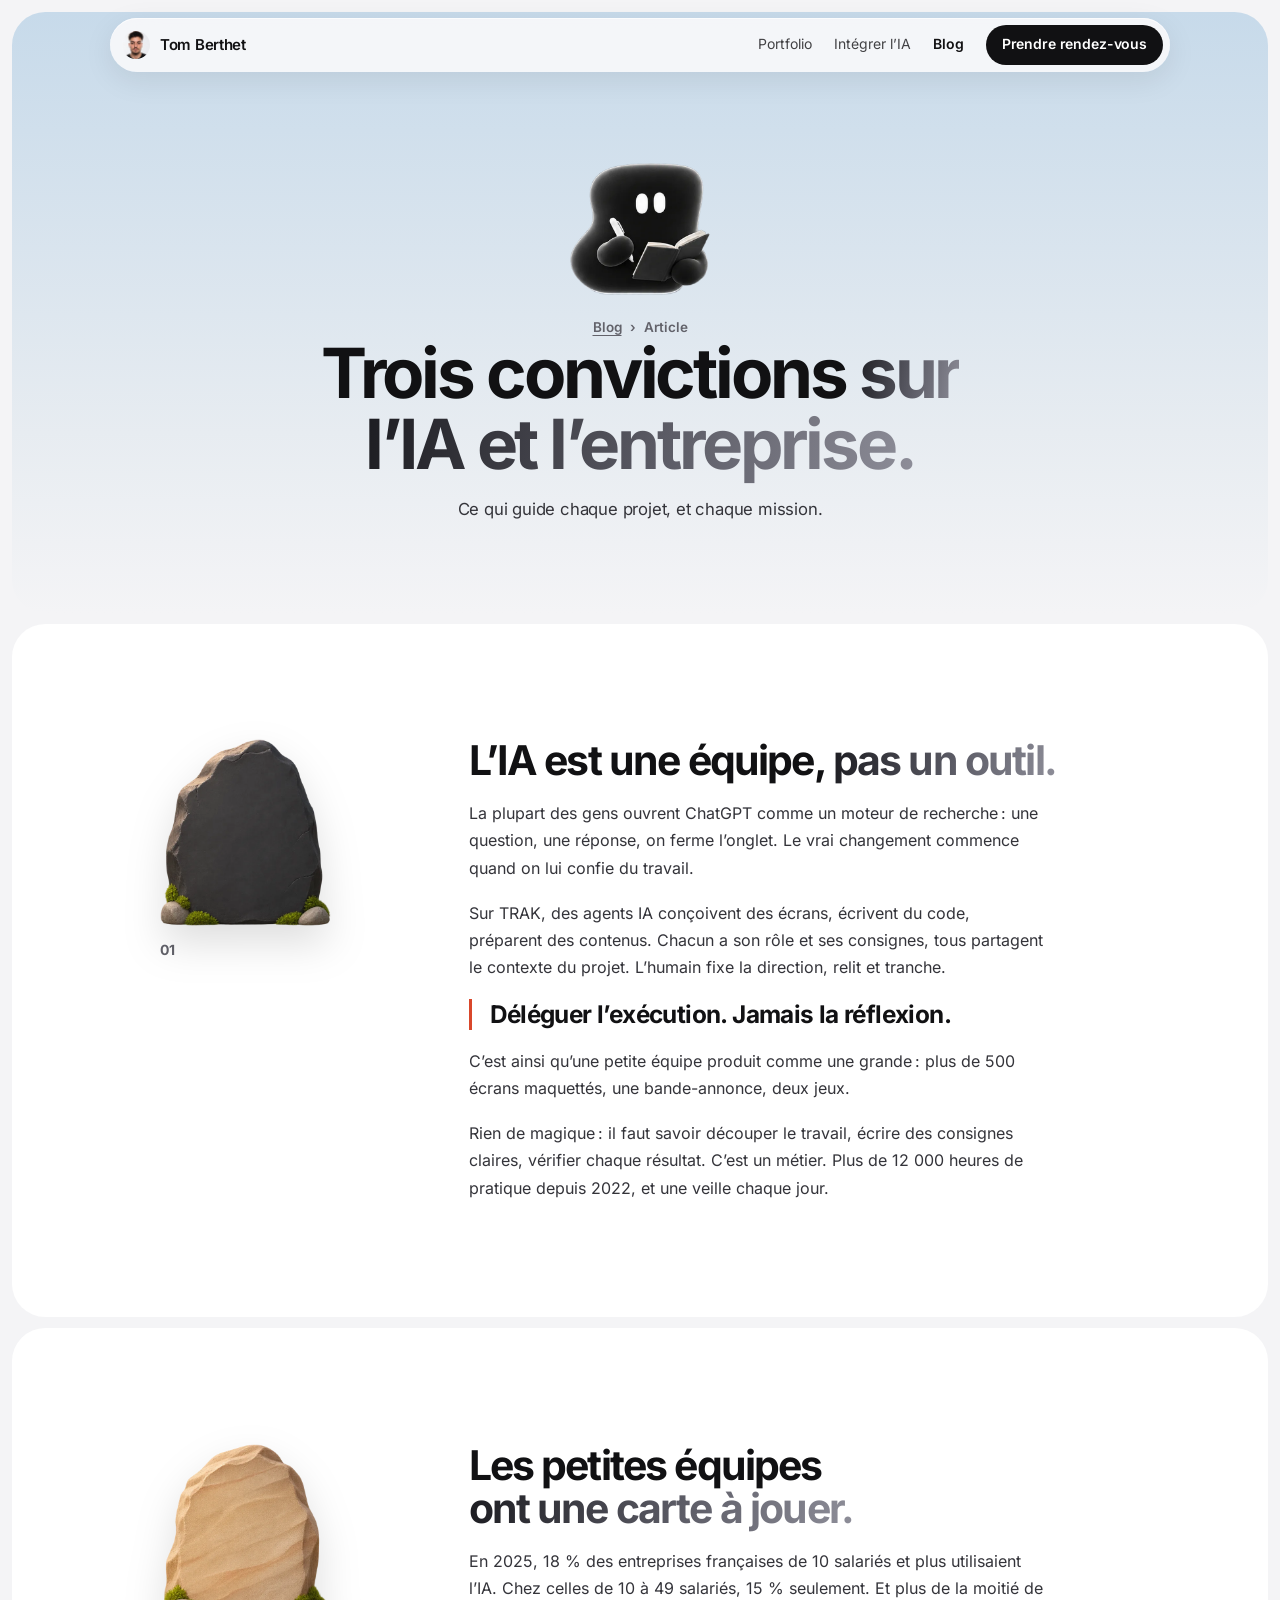
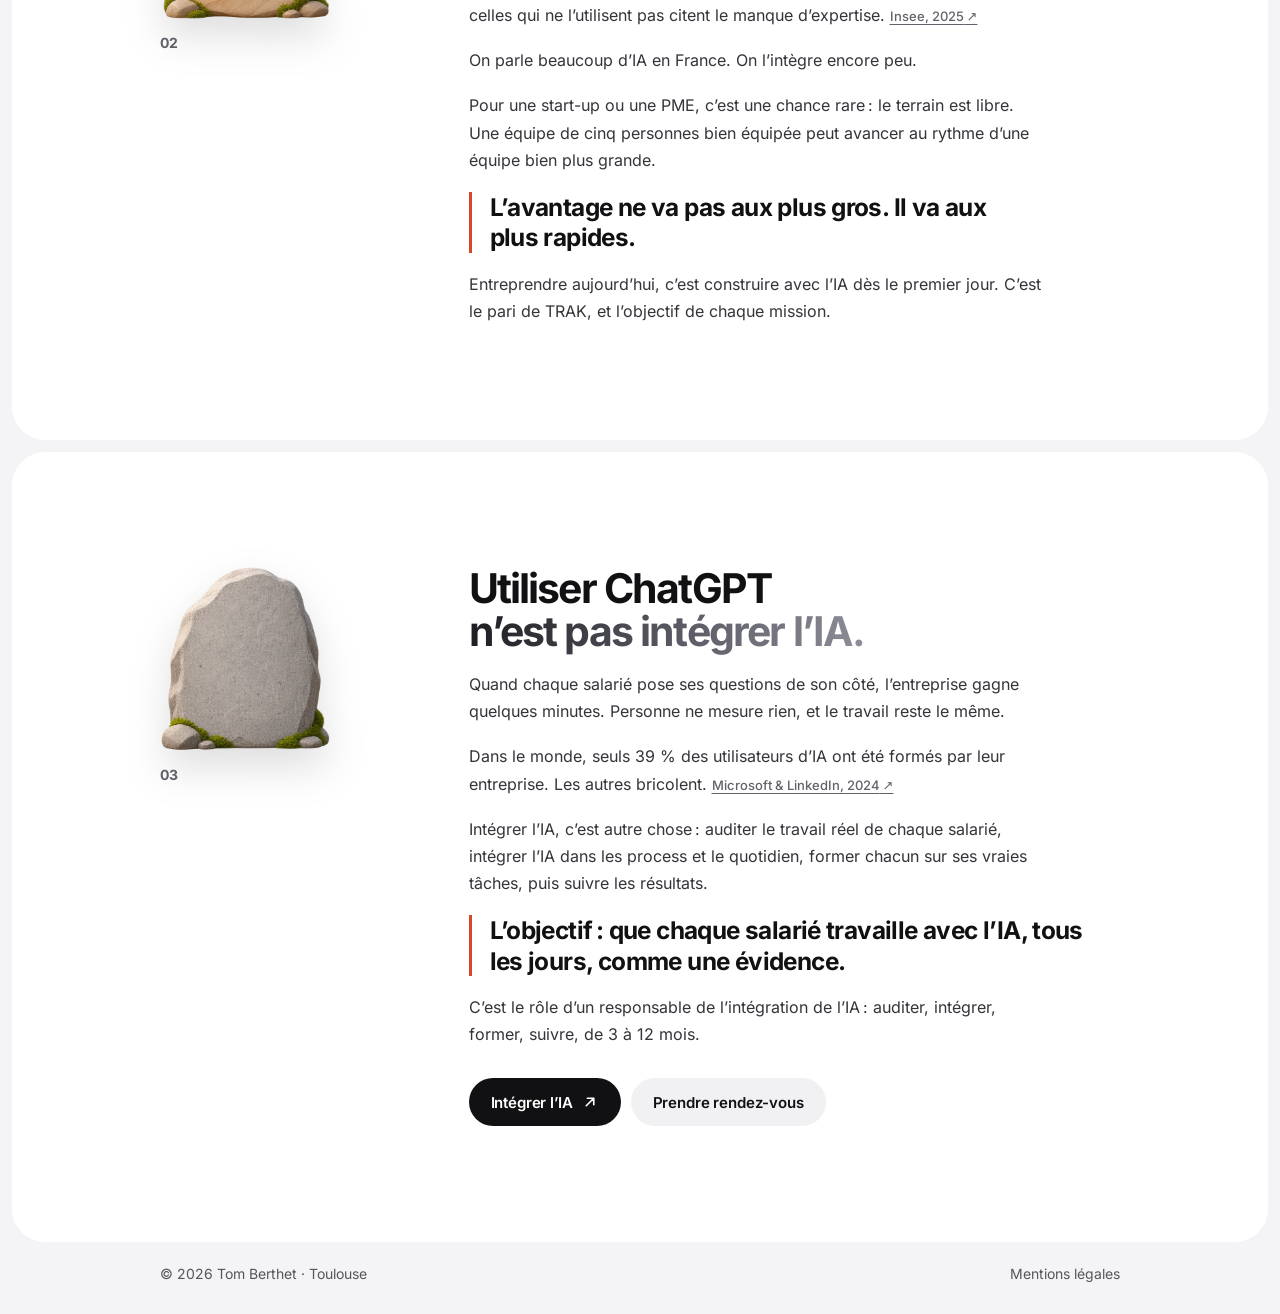
<file: vision.html>
<!doctype html>
<!-- Blog, premier article : trois convictions sur l’IA et l’entreprise (trois textes courts, liés depuis blog.html). Chiffres sourcés (Insee 2025, Microsoft & LinkedIn 2024). -->
<html lang="fr">
<head>
<meta charset="utf-8">
<meta name="viewport" content="width=device-width, initial-scale=1">
<title>Trois convictions sur l’IA et l’entreprise · Blog · Tom Berthet</title>
<meta name="description" content="Trois convictions sur l’IA et l’entreprise : l’IA est une équipe, les petites équipes ont une carte à jouer, utiliser ChatGPT n’est pas intégrer l’IA.">
<meta property="og:title" content="Trois convictions sur l’IA et l’entreprise · Tom Berthet">
<meta property="og:description" content="L’IA est une équipe, pas un outil. Les petites équipes ont une carte à jouer. Utiliser ChatGPT n’est pas intégrer l’IA.">
<meta property="og:image" content="https://tomberthet.fr/assets/og/vision.jpg">
<meta property="og:image:width" content="1200">
<meta property="og:image:height" content="630">
<meta property="og:url" content="https://tomberthet.fr/vision.html">
<meta property="og:type" content="article">
<meta property="og:locale" content="fr_FR">
<meta name="twitter:card" content="summary_large_image">
<meta name="theme-color" content="#C7DAEA">
<link rel="canonical" href="https://tomberthet.fr/vision.html">
<link rel="icon" href="assets/favicon.ico" sizes="any">
<link rel="icon" href="assets/favicon.png" type="image/png">
<link rel="apple-touch-icon" href="assets/apple-touch-icon.png">
<link rel="preload" href="assets/fonts/Inter-700.woff2" as="font" type="font/woff2" crossorigin>
<link rel="stylesheet" href="assets/site.css">
<link rel="stylesheet" href="assets/monde.css">
<script>document.documentElement.classList.add('js');setTimeout(()=>{if(!document.querySelector('[data-r].in'))document.documentElement.classList.add('rv')},2500)</script>
</head>
<body class="monde">
<a class="skip" href="#contenu">Aller au contenu</a>
<header class="top">
  <div class="mw">
    <a class="me" href="./"><img src="assets/avatar.jpg" alt="" width="28" height="28">Tom Berthet</a>
    <nav id="menu" aria-label="Pages"><a href="portfolio.html">Portfolio</a><a href="integration-ia.html">Intégrer l’IA</a><a href="blog.html" aria-current="page">Blog</a><a class="nav-cta" href="integration-ia.html#contact">Prendre rendez-vous</a></nav>
    <a class="btn dark sm" href="integration-ia.html#contact">Prendre rendez-vous</a>
    <button class="menu-btn" type="button" aria-expanded="false" aria-controls="menu" aria-label="Ouvrir le menu"><span></span><span></span></button>
  </div>
</header>

<main id="contenu">
<section class="panel v-hero" aria-labelledby="titre">
  <div class="mw">
    <img class="v-max" src="assets/img/trak/max-hub-carnet.webp" alt="">
    <p class="crumb"><a href="blog.html">Blog</a><span aria-hidden="true">›</span>Article</p>
    <h1 class="mega" id="titre">Trois convictions <em>sur l’IA et l’entreprise.</em></h1>
    <p class="lead">Ce qui guide chaque projet, et chaque mission.</p>
  </div>
</section>

<article class="panel essay pad" id="equipe" aria-labelledby="e1">
  <div class="mw">
    <aside data-r><img src="assets/img/monde/pierre-basalte.webp" alt="" loading="lazy"><span class="n">01</span></aside>
    <div class="body" data-r>
      <h2 id="e1">L’IA est une équipe, <em>pas un outil.</em></h2>
      <p>La plupart des gens ouvrent ChatGPT comme un moteur de recherche : une question, une réponse, on ferme l’onglet. Le vrai changement commence quand on lui confie du travail.</p>
      <p>Sur TRAK, des agents IA conçoivent des écrans, écrivent du code, préparent des contenus. Chacun a son rôle et ses consignes, tous partagent le contexte du projet. L’humain fixe la direction, relit et tranche.</p>
      <p class="punch">Déléguer l’exécution. Jamais la réflexion.</p>
      <p>C’est ainsi qu’une petite équipe produit comme une grande : plus de 500 écrans maquettés, une bande-annonce, deux jeux.</p>
      <p>Rien de magique : il faut savoir découper le travail, écrire des consignes claires, vérifier chaque résultat. C’est un métier. Plus de 12 000 heures de pratique depuis 2022, et une veille chaque jour.</p>
    </div>
  </div>
</article>


<article class="panel essay pad" id="france" aria-labelledby="e2">
  <div class="mw">
    <aside data-r><img src="assets/img/monde/pierre-gres.webp" alt="" loading="lazy"><span class="n">02</span></aside>
    <div class="body" data-r>
      <h2 id="e2">Les petites équipes <em>ont une carte à jouer.</em></h2>
      <p>En 2025, 18 % des entreprises françaises de 10 salariés et plus utilisaient l’IA. Chez celles de 10 à 49 salariés, 15 % seulement. Et plus de la moitié de celles qui ne l’utilisent pas citent le manque d’expertise. <a class="src" href="https://www.insee.fr/fr/statistiques/9025878">Insee, 2025</a></p>
      <p>On parle beaucoup d’IA en France. On l’intègre encore peu.</p>
      <p>Pour une start-up ou une PME, c’est une chance rare : le terrain est libre. Une équipe de cinq personnes bien équipée peut avancer au rythme d’une équipe bien plus grande.</p>
      <p class="punch">L’avantage ne va pas aux plus gros. Il va aux plus rapides.</p>
      <p>Entreprendre aujourd’hui, c’est construire avec l’IA dès le premier jour. C’est le pari de TRAK, et l’objectif de chaque mission.</p>
    </div>
  </div>
</article>

<article class="panel essay pad" id="integrer" aria-labelledby="e3">
  <div class="mw">
    <aside data-r><img src="assets/img/monde/pierre-granit.webp" alt="" loading="lazy"><span class="n">03</span></aside>
    <div class="body" data-r>
      <h2 id="e3">Utiliser ChatGPT <em>n’est pas intégrer l’IA.</em></h2>
      <p>Quand chaque salarié pose ses questions de son côté, l’entreprise gagne quelques minutes. Personne ne mesure rien, et le travail reste le même.</p>
      <p>Dans le monde, seuls 39 % des utilisateurs d’IA ont été formés par leur entreprise. Les autres bricolent. <a class="src" href="https://news.microsoft.com/source/2024/05/08/microsoft-and-linkedin-release-the-2024-work-trend-index-on-the-state-of-ai-at-work/">Microsoft &amp; LinkedIn, 2024</a></p>
      <p>Intégrer l’IA, c’est autre chose : auditer le travail réel de chaque salarié, intégrer l’IA dans les process et le quotidien, former chacun sur ses vraies tâches, puis suivre les résultats.</p>
      <p class="punch">L’objectif : que chaque salarié travaille avec l’IA, tous les jours, comme une évidence.</p>
      <p>C’est le rôle d’un responsable de l’intégration de l’IA : auditer, intégrer, former, suivre, de 3 à 12 mois.</p>
      <div class="cta" style="display:flex;gap:10px;flex-wrap:wrap;margin-top:30px">
        <a class="btn dark" href="integration-ia.html">Intégrer l’IA<svg class="i" aria-hidden="true"><use href="assets/icons.svg#go"/></svg></a>
        <a class="btn soft" href="integration-ia.html#contact">Prendre rendez-vous</a>
      </div>
    </div>
  </div>
</article>
</main>

<footer class="foot"><div class="mw"><span>© 2026 Tom Berthet · Toulouse</span><a href="mentions-legales.html">Mentions légales</a></div></footer>
<script src="assets/site.js" defer></script>
<script src="assets/monde.js" defer></script>
</body>
</html>
</file>
<file: assets/site.css>
/* tomberthet.fr : style commun à toutes les pages.
   Mêmes jetons que les documents (palette Apple : #F5F5F7, #1D1D1F, Inter).
   Grille de cartes : .grid = 3 colonnes, .g4 = 4 colonnes, .g2 = 2 colonnes.
   Largeur d'une carte : .s2 .s3 (.s4 = toute la ligne) ; hauteur : .r2 = deux rangées. */

@font-face{font-family:Inter;font-weight:400;font-display:swap;src:url(fonts/Inter-400.woff2) format("woff2")}
@font-face{font-family:Inter;font-weight:500;font-display:swap;src:url(fonts/Inter-500.woff2) format("woff2")}
@font-face{font-family:Inter;font-weight:600;font-display:swap;src:url(fonts/Inter-600.woff2) format("woff2")}
@font-face{font-family:Inter;font-weight:700;font-display:swap;src:url(fonts/Inter-700.woff2) format("woff2")}

:root{
  --bg:#F5F5F7; --card:#FFF; --soft:#EBEBEF; --ink:#1D1D1F; --body:#424245; --quiet:#6E6E73; --line:#D2D2D7;
  --night:#0B0B0C; --n1:#1C1C1E; --n2:#2C2C2E; --nt:#F5F5F7; --ng:#A1A1A6;
  --green:#30D158;
  --r:28px; --r-s:18px; --gap:16px;
  --ease:cubic-bezier(.2,.75,.15,1);
  --lift:0 1px 2px #0000000A,0 18px 40px #1D1D1F14;
  --grad:linear-gradient(135deg,#48484A,#1D1D1F 70%);
  --grad-l:#D2D2D7;
}
*{box-sizing:border-box;margin:0;padding:0}
html{scroll-behavior:smooth;scroll-padding-top:84px;-webkit-text-size-adjust:100%}
body{font-family:Inter,system-ui,-apple-system,sans-serif;background:var(--bg);color:var(--ink);-webkit-font-smoothing:antialiased;overflow-x:clip;line-height:1.45}
img{display:block;max-width:100%}
a{color:inherit;text-decoration:none}
button{font:inherit;color:inherit;background:none;border:0;cursor:pointer}
svg.i{width:18px;height:18px;flex:none}
.wrap{max-width:1040px;margin:0 auto;padding-inline:24px}
.skip{position:absolute;left:-999px;top:12px;z-index:99;background:#fff;padding:10px 14px;border-radius:12px}
.skip:focus{left:12px}
:focus-visible{outline:2px solid #0071E3;outline-offset:3px;border-radius:10px}
.sr{position:absolute;width:1px;height:1px;overflow:hidden;clip:rect(0 0 0 0);white-space:nowrap}

/* ===== Barre du haut ===== */
.top{position:sticky;top:0;z-index:30;transition:background .3s,box-shadow .3s}
.top.on{background:#F5F5F7CC;backdrop-filter:saturate(1.8) blur(20px);-webkit-backdrop-filter:saturate(1.8) blur(20px);box-shadow:0 1px 0 #0000000F}
.top .wrap{display:flex;align-items:center;gap:28px;height:64px}
.top .me{display:flex;align-items:center;gap:10px;font-weight:600;font-size:16px;letter-spacing:-.02em;margin-right:auto}
.top .me img{width:30px;height:30px;border-radius:50%}
.top nav{display:flex;gap:26px;font-size:14px;color:var(--body)}
.top nav a{transition:color .2s}
.top nav a:hover{color:var(--ink)}

/* ===== Boutons ===== */
.btn{display:inline-flex;align-items:center;justify-content:center;gap:8px;height:48px;padding:0 22px;border-radius:99px;font-size:15px;font-weight:600;letter-spacing:-.01em;white-space:nowrap;transition:transform .25s var(--ease),background .2s,box-shadow .25s}
.btn:hover{transform:translateY(-1px)}
.btn:active{transform:scale(.97)}
.btn.dark{background:var(--ink);color:#fff}
.btn.dark:hover{background:#000;box-shadow:0 8px 20px #0000002E}
.btn.white{background:#fff;color:var(--ink)}
.btn.ghost{background:var(--soft);color:var(--ink)}
.btn.ghost-n{background:var(--n2);color:#fff}
.btn.sm{height:38px;padding:0 16px;font-size:14px}

/* ===== Titres ===== */
/* Titres tout en gras : la partie secondaire en gris, la partie clé (strong) en noir */
.h1{font-weight:700;color:var(--quiet);font-size:clamp(40px,5.4vw,74px);line-height:1.02;letter-spacing:-.048em}
.h1 strong,.h2 strong{font-weight:700;color:var(--ink);display:block}
.h2{font-weight:700;color:var(--quiet);font-size:clamp(34px,4.4vw,58px);line-height:1.04;letter-spacing:-.045em}
.lead{font-size:clamp(17px,1.5vw,20px);line-height:1.45;color:var(--body);letter-spacing:-.012em;max-width:34em}
.eyebrow{font-size:14px;font-weight:600;color:var(--quiet);letter-spacing:-.01em}
.dark .eyebrow{color:var(--ng)}
.t{font-size:clamp(22px,2.1vw,28px);font-weight:600;letter-spacing:-.035em;line-height:1.12}
.p{font-size:15px;color:var(--body);line-height:1.5}
.dark .p{color:var(--ng)}

/* ===== Sections ===== */
.sec{padding-top:clamp(72px,8vw,112px)}
.head{display:flex;align-items:flex-end;justify-content:space-between;gap:32px;margin-bottom:32px}
.head .lead{margin-top:16px}

/* ===== Grille et cartes ===== */
.grid{display:grid;grid-template-columns:repeat(3,minmax(0,1fr));gap:var(--gap)}
.g4{grid-template-columns:repeat(4,minmax(0,1fr))}
.g2{grid-template-columns:repeat(2,minmax(0,1fr))}
.s2{grid-column:span 2}.s3{grid-column:span 3}.s4{grid-column:1/-1}.r2{grid-row:span 2}.r3{grid-row:span 3}
.c{background:var(--card);border-radius:var(--r);padding:28px;position:relative;overflow:hidden;isolation:isolate}
.c.dark{background:var(--night);color:var(--nt)}
.c.soft{background:var(--soft)}
a.c{display:flex;flex-direction:column;transition:transform .4s var(--ease),box-shadow .4s var(--ease)}
a.c:hover{transform:translateY(-3px);box-shadow:var(--lift)}
a.c:active{transform:scale(.99)}
/* Flèche « voir » en haut à droite des cartes cliquables */
.go{position:absolute;top:20px;right:20px;z-index:3;width:38px;height:38px;border-radius:50%;display:grid;place-items:center;background:var(--soft);color:var(--ink);transition:transform .4s var(--ease),background .3s}
.dark .go{background:#FFFFFF1F;color:#fff;backdrop-filter:blur(10px);-webkit-backdrop-filter:blur(10px)}
a.c:hover .go{transform:rotate(45deg);background:var(--ink);color:#fff}
.dark a.c:hover .go,a.c.dark:hover .go{background:#fff;color:var(--ink)}
.chip{display:inline-flex;align-items:center;gap:7px;height:30px;padding:0 12px;border-radius:99px;background:var(--soft);font-size:13px;font-weight:500;letter-spacing:-.01em;white-space:nowrap}
.dark .chip{background:var(--n2);color:#E5E5EA}
.chips{display:flex;flex-wrap:wrap;gap:6px}

/* ===== Accueil : premier écran (titre centré, puis composition de cartes) ===== */
.hero{padding-top:20px}
.lede{text-align:center;padding:clamp(36px,6vw,76px) 0 clamp(36px,4.5vw,56px)}
.lede .eyebrow{display:inline-flex;align-items:center;gap:10px;color:var(--body)}
.lede .eyebrow img{width:28px;height:28px;border-radius:50%}
.lede .h1{font-size:clamp(40px,5.4vw,70px);margin:26px auto 0;max-width:13.5em}
.lede .lead{margin:24px auto 0;max-width:35em}
.lede .cta{display:flex;justify-content:center;gap:10px;flex-wrap:wrap;margin-top:32px}
/* Statut dans la barre du haut */
.status{display:inline-flex;align-items:center;gap:8px;height:30px;padding:0 12px;border-radius:99px;background:#fff;font-size:13px;font-weight:600;color:var(--body);box-shadow:inset 0 0 0 1px #0000000A}
/* Composition : preuves de chaque côté, portrait au centre (suit légèrement la souris) */
.stage{display:grid;grid-template-columns:1fr 1.2fr 1fr;gap:var(--gap)}
.stage .col{display:grid;grid-template-rows:1fr 1fr;gap:var(--gap)}
.stage .c{translate:calc(var(--px,0) * var(--k,0) * 1px) calc(var(--py,0) * var(--k,0) * 1px)}
/* Portrait détouré, posé en bas de la carte ; nom et lieu en haut, rien sur le visage */
.portrait{padding:0;min-height:500px;background:radial-gradient(90% 70% at 50% 45%,#FFFFFF 0%,#EDEDF1 55%,#DEDEE4 100%)}
.portrait img{position:absolute;left:50%;bottom:0;height:80%;width:auto;max-width:none;transform:translateX(-50%);transform-origin:50% 100%;transition:transform 1.2s var(--ease);filter:drop-shadow(0 20px 40px #1D1D1F26)}
.portrait:hover img{transform:translateX(-50%) scale(1.03)}
.pcap{position:relative;z-index:2;padding:24px 26px;display:flex;justify-content:space-between;align-items:flex-start;gap:12px}
.pcap b{display:block;font-size:19px;font-weight:600;letter-spacing:-.03em}
.pcap small{display:block;font-size:13.5px;color:var(--quiet);margin-top:2px}
.dot{position:relative;width:10px;height:10px;border-radius:50%;background:var(--green);flex:none}
.dot::after{content:"";position:absolute;inset:-4px;border-radius:50%;background:var(--green);opacity:.35;animation:ping 2.2s var(--ease) infinite}
@keyframes ping{0%{transform:scale(.6);opacity:.5}80%,100%{transform:scale(1.8);opacity:0}}

.stat{display:flex;flex-direction:column;justify-content:space-between;gap:24px}
.stat b{white-space:nowrap;font-size:clamp(36px,3.6vw,50px);font-weight:700;letter-spacing:-.05em;line-height:1;font-variant-numeric:tabular-nums}
.stat .p{margin-top:6px}
/* Unité plus petite à côté du chiffre : 12 000+ h, 3 entreprises */
.u{font-size:.46em;font-weight:600;letter-spacing:-.03em;margin-left:.22em}
/* Les trois entreprises, en pastilles empilées */
.logos{display:flex}
.logos span{width:44px;height:44px;border-radius:14px;display:grid;place-items:center;font-size:15px;font-weight:700;letter-spacing:-.04em;color:#fff;box-shadow:0 0 0 3px #fff;transition:transform .4s var(--ease)}
.logos span+span{margin-left:-8px}
.logos span:nth-child(1){background:#E5E5EA;color:var(--ink)}
.logos span:nth-child(2){background:#8E8E93}
.logos span:nth-child(3){background:var(--ink)}
.stat:hover .logos span:nth-child(1){transform:translateX(-4px) rotate(-6deg)}
.stat:hover .logos span:nth-child(3){transform:translateX(4px) rotate(6deg)}
/* Les huit métiers : pastilles qu'on peut déplacer */
.jobs .pile{display:flex;flex-wrap:wrap;gap:5px}
.jobs .pile .chip{height:27px;padding:0 10px;font-size:12.5px}
.jobs .pile .chip{position:relative;cursor:grab;user-select:none;-webkit-user-select:none;transform:translate(var(--x,0),var(--y,0)) rotate(var(--rot,0deg));transition:box-shadow .2s,background .2s}
.jobs .pile .chip.drag{cursor:grabbing;background:var(--ink);color:#fff;box-shadow:0 10px 24px #0000002E;z-index:5;transition:none}
.jobs .pile .chip:nth-child(odd){--rot:-2deg}.jobs .pile .chip:nth-child(3n){--rot:2.5deg}

/* Carte Station F (pages projets) */
.sf b.big{font-size:clamp(30px,2.8vw,38px)}
.sf{background:radial-gradient(120% 90% at 100% 0%,#3A3A40,var(--night) 60%)}
.sf b{display:block;font-size:30px;font-weight:700;letter-spacing:-.04em;line-height:1.05}
.sf .s{display:inline-block;margin-top:8px;padding:4px 10px;border-radius:8px;background:#fff;color:var(--ink);font-size:13px;font-weight:700;letter-spacing:-.01em}

/* ===== Accueil : l'offre ===== */
.cap{min-height:260px;display:flex;flex-direction:column}
.ic{width:46px;height:46px;border-radius:14px;display:grid;place-items:center;background:var(--soft);color:var(--ink)}
.ic svg{width:22px;height:22px}
.cap .t{margin-top:auto;font-size:clamp(20px,1.9vw,24px)}
.cap .p{margin-top:8px}
.after{min-height:360px;display:flex;flex-direction:column}
.after .chips{margin-top:20px}
.after .chips button{height:32px;padding:0 13px;border-radius:99px;background:var(--n1);color:var(--ng);font-size:13.5px;font-weight:500;box-shadow:inset 0 0 0 1px var(--n2);transition:background .25s,color .25s}
.after .chips button:hover{color:#fff}
.after .chips button[aria-pressed="true"]{background:#fff;color:var(--ink);box-shadow:none}
.flow{list-style:none;margin-top:auto;padding-top:28px;display:grid;grid-template-columns:repeat(4,1fr);gap:8px;position:relative}
.flow::before,.flow::after{content:"";position:absolute;left:12.5%;right:12.5%;top:51px;height:2px;border-radius:2px;background:var(--n2)}
.flow::after{background:#fff;transform-origin:left;transform:scaleX(var(--p,0));transition:transform .7s var(--ease)}
.flow li{position:relative;z-index:1;text-align:center;font-size:13.5px;line-height:1.3;color:#8E8E93;transition:color .4s}
.flow li b{display:grid;place-items:center;width:48px;height:48px;margin:0 auto 12px;border-radius:15px;background:var(--n1);box-shadow:inset 0 0 0 1px var(--n2);font-size:15px;color:#fff;transition:background .4s,color .4s,box-shadow .4s}
.flow li.on{color:#fff}
.flow li.on b{background:#fff;color:var(--ink);box-shadow:0 0 28px #FFFFFF38}
.flow.swap li{animation:up .45s var(--ease) both}
.flow.swap li:nth-child(2){animation-delay:.05s}.flow.swap li:nth-child(3){animation-delay:.1s}.flow.swap li:nth-child(4){animation-delay:.15s}
@keyframes up{from{opacity:0;transform:translateY(8px)}}

/* ===== Projets ===== */
.proj{min-height:300px;display:flex;flex-direction:column;justify-content:flex-end}
.proj .txt{position:relative;z-index:2}
.proj .txt .t{margin-top:6px}
.proj .txt .p{margin-top:6px;max-width:30em}
.proj .chips{margin-top:16px}
/* TRAK : trois écrans en éventail qui s'ouvrent au survol */
.trak-c{min-height:616px;justify-content:space-between;background:radial-gradient(90% 60% at 50% 30%,#26262B,var(--night) 70%)}
.fan{position:relative;height:390px;margin:8px -28px 0}
.fan .ph{position:absolute;left:50%;top:50%;width:150px;aspect-ratio:9/19.5;border-radius:26px;overflow:hidden;background:#111;box-shadow:0 0 0 5px #1C1C1E,0 0 0 6px #3A3A3C,0 30px 50px #000000A0;transition:transform .8s var(--ease)}
.fan .ph img{width:100%;height:100%;object-fit:cover;object-position:50% 0}
.fan .ph:nth-child(1){transform:translate(-50%,-50%) translateX(-120px) rotate(-9deg) scale(.9)}
.fan .ph:nth-child(2){transform:translate(-50%,-50%);z-index:2}
.fan .ph:nth-child(3){transform:translate(-50%,-50%) translateX(120px) rotate(9deg) scale(.9)}
a.c:hover .fan .ph:nth-child(1){transform:translate(-50%,-50%) translateX(-165px) rotate(-12deg) scale(.92)}
a.c:hover .fan .ph:nth-child(2){transform:translate(-50%,-52%) scale(1.03)}
a.c:hover .fan .ph:nth-child(3){transform:translate(-50%,-50%) translateX(165px) rotate(12deg) scale(.92)}
/* Cartes avec image en fond */
.media{padding:0;color:#fff}
.media>img{position:absolute;inset:0;width:100%;height:100%;object-fit:cover;transition:transform 1.2s var(--ease)}
a.media:hover>img{transform:scale(1.04)}
.media::after{content:"";position:absolute;inset:0;z-index:1;background:linear-gradient(180deg,#0000 30%,#000000D9)}
.media .txt{padding:28px}
.media .p{color:#FFFFFFCC}
.media .eyebrow{color:#FFFFFFB3}
.ly-c{color:var(--ink)}
.ly-c{justify-content:flex-start;background:#F0EFEB}
.ly-c>img{top:auto;height:56%;object-fit:cover;object-position:50% 0}
.ly-c::after{display:none}
.ly-c .p{color:var(--body)}.ly-c .eyebrow{color:var(--quiet)}
.mini{min-height:220px;display:flex;flex-direction:column;justify-content:space-between;gap:24px}
.mini .p b{color:var(--ink);font-weight:600}
.mini b.big{white-space:nowrap;font-size:clamp(40px,3.9vw,58px);font-weight:700;letter-spacing:-.05em;line-height:1}

/* ===== Méthode : cinq lignes qui s'allument au défilement, chacune avec sa preuve ===== */
.method{list-style:none;padding:6px 32px}
.mrow{display:grid;grid-template-columns:48px minmax(0,1fr) auto;gap:22px;align-items:center;padding:26px 0;border-top:1px solid var(--soft)}
.mrow:first-child{border-top:0}
.mrow .n{width:44px;height:44px;border-radius:14px;display:grid;place-items:center;background:var(--soft);color:var(--quiet);font-size:15px;font-weight:700;transition:background .5s,color .5s}
.mrow h3{font-size:clamp(22px,2.3vw,30px);font-weight:600;letter-spacing:-.04em;line-height:1.1}
.mrow .p{margin-top:5px;max-width:34em}
.mrow .chip{background:var(--bg)}
.mrow.lit .n{background:var(--ink);color:#fff}
.fmt{display:grid;grid-template-columns:repeat(4,1fr);gap:8px;padding:8px}
.fmt div{padding:20px;border-radius:20px;background:var(--bg)}
.fmt b{display:block;font-size:22px;font-weight:700;letter-spacing:-.04em;line-height:1.1}
.fmt span{font-size:14px;color:var(--body)}

/* ===== Contact ===== */
.contact{padding:clamp(48px,7vw,96px) clamp(28px,6vw,80px);text-align:center;background:radial-gradient(70% 90% at 50% 120%,#34343A,var(--night) 70%)}
.contact .h2{color:var(--ng)}
.contact .h2 strong{color:#fff}
.contact .lead{margin:18px auto 0;color:var(--ng)}
.contact .cta{display:flex;justify-content:center;gap:10px;flex-wrap:wrap;margin-top:40px}
.mail{display:inline-flex;align-items:center;gap:4px;padding:4px;border-radius:99px;background:#fff}
.mail .btn{height:44px}
.copy{width:44px;height:44px;border-radius:50%;display:grid;place-items:center;background:var(--soft);color:var(--ink);transition:background .2s}
.copy:hover{background:#DCDCE1}
.copy .ok{display:none}
.copy.done .ok{display:block}.copy.done .cp{display:none}
.contact .links{display:flex;justify-content:center;gap:22px;flex-wrap:wrap;margin-top:34px;font-size:14.5px;color:var(--ng)}
.contact .links a{transition:color .2s}
.contact .links a:hover{color:#fff}

footer{padding:40px 0 56px;font-size:13px;color:var(--quiet)}
footer .wrap{display:flex;justify-content:space-between;gap:16px;flex-wrap:wrap}
footer a:hover{color:var(--ink)}

/* ===== Pages projets ===== */
.back{display:inline-flex;align-items:center;gap:6px;font-size:14px;font-weight:500;color:var(--quiet);margin-bottom:20px;transition:color .2s}
.back:hover{color:var(--ink)}
.p-intro{padding:44px;min-height:380px;display:flex;flex-direction:column;justify-content:flex-end}
.p-intro .h1{font-size:clamp(38px,4.8vw,66px);margin-top:14px}
.p-intro .lead{margin-top:20px}
.facts{display:flex;flex-direction:column;justify-content:flex-end}
.facts dl{display:flex;flex-direction:column}
.facts dl div{padding:13px 0;border-top:1px solid var(--soft)}
.facts dl div:first-child{border-top:0;padding-top:0}
.facts dt{font-size:13px;color:var(--quiet)}
.facts dd{font-size:15.5px;font-weight:600;letter-spacing:-.015em;margin-top:2px}
.show{padding:0;min-height:520px;display:grid;place-items:center}
.show>img{width:100%;height:100%;object-fit:cover;position:absolute;inset:0}
.phones{display:flex;justify-content:center;align-items:center;gap:clamp(12px,3vw,40px);padding:64px 24px;background:radial-gradient(70% 70% at 50% 40%,#26262B,var(--night) 70%)}
.phones .ph{width:clamp(110px,17vw,210px);aspect-ratio:9/19.5;border-radius:clamp(20px,2.6vw,34px);overflow:hidden;box-shadow:0 0 0 5px #1C1C1E,0 0 0 6px #3A3A3C,0 40px 70px #000000B0}
.phones .ph:nth-child(2){transform:translateY(-24px)}
.phones .ph img{width:100%;height:100%;object-fit:cover;object-position:50% 0}
.num b{display:block;white-space:nowrap;font-size:clamp(44px,4.6vw,64px);font-weight:700;letter-spacing:-.055em;line-height:1;font-variant-numeric:tabular-nums}
.num .p{margin-top:10px}
.how .ic{width:46px;height:46px;border-radius:14px;display:grid;place-items:center;background:var(--soft);margin-bottom:56px}
.how .ic svg{width:22px;height:22px}
.how .p{margin-top:8px}
.quote{min-height:300px;display:flex;flex-direction:column;justify-content:space-between;gap:40px}
.quote>p{font-size:clamp(26px,3vw,40px);font-weight:600;letter-spacing:-.04em;line-height:1.1;max-width:24ch}
a.c.next{flex-direction:row;align-items:center;justify-content:space-between;gap:24px;min-height:150px}
.next .t{margin-top:4px}


/* ===== Accueil : premier écran (v5) ===== */
.hero{position:relative;isolation:isolate}
/* Pastille au-dessus du titre : note Malt et statut */
.pill{display:inline-flex;align-items:center;gap:10px;height:38px;padding:0 16px 0 14px;border-radius:99px;background:#fff;font-size:14px;font-weight:500;color:var(--body);box-shadow:inset 0 0 0 1px #0000000D,0 6px 18px #1D1D1F0D;transition:transform .25s var(--ease),box-shadow .25s}
.pill:hover{transform:translateY(-1px);box-shadow:inset 0 0 0 1px #0000000D,0 10px 24px #1D1D1F17}
.pill b{color:var(--ink);font-weight:600}
.pill .sep{width:1px;height:14px;background:var(--line)}
.stars{color:#FFB400;letter-spacing:1px;font-size:.92em}
/* « Intégrer l'IA. » en dégradé noir vers gris, même graisse que le reste du titre */
.lede .h1{color:var(--ink)}
.ai-t{display:block;padding-bottom:.06em;background:linear-gradient(180deg,#1D1D1F 30%,#86868B 100%);-webkit-background-clip:text;background-clip:text;color:transparent}
/* Trame fine derrière le titre, qui s'efface vers les bords */
.aura{position:absolute;z-index:-2;left:50%;top:0;width:min(1400px,100vw);height:720px;transform:translateX(-50%);pointer-events:none;
  background-image:linear-gradient(#1D1D1F0D 1px,#0000 1px),linear-gradient(90deg,#1D1D1F0D 1px,#0000 1px);background-size:56px 56px;background-position:center -1px;
  -webkit-mask-image:radial-gradient(60% 55% at 50% 42%,#000 0%,#0008 45%,#0000 75%);mask-image:radial-gradient(60% 55% at 50% 42%,#000 0%,#0008 45%,#0000 75%)}
.aura::after{content:"";position:absolute;left:50%;top:44%;width:760px;height:420px;transform:translate(-50%,-50%);background:radial-gradient(closest-side,var(--bg) 40%,#F5F5F700)}
/* Outils de l'IA en tuiles flottantes, de chaque côté (ordinateur seulement) */
.float{position:absolute;z-index:-1;top:0;left:50%;width:min(1400px,100vw);height:640px;transform:translateX(-50%);pointer-events:none}
.tile{position:absolute;width:var(--s,64px);height:var(--s,64px);border-radius:calc(var(--s,64px) * .28);display:grid;place-items:center;background:#fff;color:var(--ink);
  box-shadow:inset 0 0 0 1px #0000000A,0 1px 2px #0000000D,0 18px 40px #1D1D1F1F;
  translate:calc(var(--px,0) * var(--k,0) * 1px) calc(var(--py,0) * var(--k,0) * 1px);transition:translate .9s var(--ease);
  transform:rotate(var(--r,0deg));animation:pop 1s var(--ease) both,bob 7s ease-in-out infinite alternate;animation-delay:var(--w,.4s),calc(var(--w,.4s) + 1s)}
.tile svg{width:42%;height:42%}
.tile.ink{background:linear-gradient(160deg,#3A3A3C,#1D1D1F 70%);color:#fff;box-shadow:0 1px 2px #0000001A,0 22px 44px #1D1D1F40}
.tile.far{opacity:.55;filter:blur(.6px);box-shadow:inset 0 0 0 1px #0000000A,0 10px 24px #1D1D1F14}
.t1{--s:68px;left:8%;top:120px;--r:-8deg;--w:.5s}
.t2{--s:46px;left:16.5%;top:268px;--r:6deg;--w:.7s}
.t3{--s:76px;left:5%;top:380px;--r:5deg;--w:.6s}
.t4{--s:42px;left:15%;top:540px;--r:-6deg;--w:.9s}
.t5{--s:76px;right:7%;top:130px;--r:7deg;--w:.55s}
.t6{--s:44px;right:16%;top:250px;--r:-5deg;--w:.8s}
.t7{--s:66px;right:4.5%;top:400px;--r:-7deg;--w:.65s}
.t8{--s:46px;right:14.5%;top:548px;--r:5deg;--w:.95s}
@keyframes pop{from{opacity:0;transform:rotate(var(--r,0deg)) translateY(18px) scale(.9)}}
@keyframes bob{to{transform:rotate(var(--r,0deg)) translateY(-10px)}}
/* Carte Malt */
.malt{background:radial-gradient(120% 90% at 100% 0%,#3A3A40,var(--night) 60%)}
.malt .p{color:var(--ng)}

/* ===== Accueil : pourquoi intégrer l'IA ===== */
.vs{padding:32px}
.vs ul{list-style:none;margin-top:16px}
.vs li{display:flex;align-items:center;gap:12px;padding:14px 0;border-top:1px solid var(--soft);font-size:17px;font-weight:500;letter-spacing:-.02em;color:var(--quiet)}
.vs li:first-child{border-top:0}
.vs li svg{width:20px;height:20px;color:#AEAEB2}
.vs.on{background:radial-gradient(110% 120% at 100% 0%,#2C2C2E,var(--night) 62%)}
.vs.on li{color:#fff;border-color:var(--n2)}
.vs.on li svg{color:var(--green)}
.facts-row{margin-top:var(--gap)}
.fact{display:flex;flex-direction:column;min-height:230px}
.fact b{font-size:clamp(40px,3.8vw,54px);font-weight:700;letter-spacing:-.05em;line-height:1;font-variant-numeric:tabular-nums}
.fact .p{margin-top:12px}
.src{margin-top:auto;padding-top:20px;font-size:12.5px;font-weight:500;color:var(--quiet);transition:color .2s}
.src::after{content:" ↗"}
.src:hover{color:var(--ink)}

/* ===== Accueil : mon rôle (bento avec visuels) ===== */
.b{display:flex;flex-direction:column;min-height:310px}
.b .vis{margin-bottom:auto;padding-bottom:26px}
.b .t{font-size:clamp(20px,1.9vw,24px)}
.b .p{margin-top:6px}
/* Audit : niveau d'IA par service, aujourd'hui et objectif */
.lv{display:grid;gap:12px}
.lv-k{display:flex;gap:18px;font-size:12.5px;font-weight:500;color:var(--quiet);margin-bottom:2px}
.lv-k i{display:inline-block;width:10px;height:10px;border-radius:3px;margin-right:7px;vertical-align:-1px}
.lv-k .now{background:var(--ink)}.lv-k .goal{background:var(--grad-l)}
.lv-r{display:grid;grid-template-columns:92px 1fr;align-items:center;gap:14px;font-size:14px;font-weight:500}
.tr{position:relative;height:12px;border-radius:99px;background:var(--bg);overflow:hidden}
.tr i{position:absolute;left:0;top:0;bottom:0;width:calc(var(--b) * 100%);border-radius:99px;background:var(--grad-l);transform-origin:left;transform:scaleX(0);transition:transform 1.3s var(--ease) .25s}
.tr i::after{content:"";position:absolute;left:0;top:0;bottom:0;width:calc(var(--a) / var(--b) * 100%);border-radius:99px;background:var(--ink)}
.lv-r:nth-child(3) .tr i{transition-delay:.35s}.lv-r:nth-child(4) .tr i{transition-delay:.45s}.lv-r:nth-child(5) .tr i{transition-delay:.55s}
.in .tr i,.rv .tr i{transform:none}
/* Agents planifiés */
.sched{list-style:none;display:grid;gap:8px}
.sched li{display:flex;align-items:center;gap:12px;height:46px;padding:0 14px;border-radius:14px;background:var(--bg);font-size:14px;font-weight:500;letter-spacing:-.01em}
.sched time{width:40px;font-size:12.5px;color:var(--quiet);font-variant-numeric:tabular-nums}
.sched svg{margin-left:auto;width:16px;height:16px;color:var(--green)}
.sched .run{background:var(--ink);color:#fff}
.sched .run time{color:var(--ng)}
.sched .run .dot{margin-left:auto}
/* Process reliés autour de l'IA */
.nodes{position:relative;height:160px;margin-bottom:auto}
.nodes svg{position:absolute;inset:0;width:100%;height:100%;overflow:visible}
.nodes line{stroke:var(--line);stroke-width:1.5;stroke-dasharray:4 5;vector-effect:non-scaling-stroke;animation:dash 1.6s linear infinite}
@keyframes dash{to{stroke-dashoffset:-18}}
.nodes span{position:absolute;transform:translate(-50%,-50%);height:32px;padding:0 12px;border-radius:99px;display:grid;place-items:center;background:var(--bg);font-size:12.5px;font-weight:600;white-space:nowrap}
.nodes span:nth-of-type(1){left:18%;top:16%}.nodes span:nth-of-type(2){left:20%;top:84%}
.nodes span:nth-of-type(4){left:82%;top:18%}.nodes span:nth-of-type(5){left:80%;top:84%}
.nodes .hub{left:50%;top:50%;height:42px;padding:0 18px;font-size:14px;background:var(--ink);color:#fff;box-shadow:0 10px 26px #1D1D1F33}
/* Équipe formée */
.team{display:flex;padding-top:6px}
.team span{position:relative;width:54px;height:54px;border-radius:50%;display:grid;place-items:center;font-size:14px;font-weight:700;color:#fff;background:hsl(240 2% var(--l,30%));box-shadow:0 0 0 3px #fff}
.team span+span{margin-left:-10px}
.team span::after{content:"";position:absolute;right:-3px;bottom:-3px;width:19px;height:19px;border-radius:50%;box-shadow:0 0 0 2.5px #fff;background:var(--green) url("data:image/svg+xml,%3Csvg xmlns='http://www.w3.org/2000/svg' viewBox='0 0 24 24' fill='none' stroke='white' stroke-width='3.6' stroke-linecap='round' stroke-linejoin='round'%3E%3Cpath d='m5 12.5 4.5 4.5L19 7.5'/%3E%3C/svg%3E") center/11px no-repeat;transform:scale(0);transition:transform .5s var(--ease)}
.in .team span::after,.rv .team span::after{transform:none}
.team span:nth-child(2)::after{transition-delay:.15s}.team span:nth-child(3)::after{transition-delay:.3s}.team span:nth-child(4)::after{transition-delay:.45s}.team span:nth-child(5)::after{transition-delay:.6s}
/* Images et vidéos générées */
.b-media{padding:0;justify-content:flex-end}
.b-media>img{position:absolute;inset:0;z-index:-1;width:100%;height:100%;object-fit:cover;transition:transform 1.2s var(--ease)}
.b-media:hover>img{transform:scale(1.04)}
.b-media::after{content:"";position:absolute;inset:0;z-index:-1;background:linear-gradient(180deg,#0000 25%,#000000E6 88%)}
.b-media .t{padding:0 28px}
.b-media .p{padding:0 28px 28px;color:#FFFFFFCC}
/* Outil interne */
.win{border-radius:16px;background:var(--bg);overflow:hidden;box-shadow:inset 0 0 0 1px #0000000A;margin-bottom:26px}
.b .win{margin-bottom:auto}
.wb{display:flex;gap:6px;padding:10px 12px;border-bottom:1px solid #0000000A}
.wb i{width:9px;height:9px;border-radius:50%;background:#FF5F57}.wb i:nth-child(2){background:#FEBC2E}.wb i:nth-child(3){background:#28C840}
.wc{display:grid;grid-template-columns:56px 1fr;gap:10px;padding:12px;height:112px}
.wc .side{border-radius:9px;background:#fff}
.wc .rows{display:grid;gap:8px;align-content:start}
.wc .rows i{height:16px;border-radius:6px;background:#fff}
.wc .rows i:first-child{width:55%;height:20px;background:var(--ink)}
.wc .rows i:nth-child(2){width:90%}.wc .rows i:nth-child(3){width:75%}.wc .rows i:nth-child(4){width:40%;background:var(--line)}
.b-tool .vis{margin-bottom:26px}
/* Bilan mensuel : usage qui monte */
.kpi{display:flex;align-items:flex-end;gap:10px;height:150px}
.kpi i{flex:1;height:calc(var(--v) * 100%);border-radius:10px 10px 6px 6px;background:var(--soft);transform-origin:bottom;transform:scaleY(0);transition:transform 1s var(--ease)}
.kpi i:last-child{background:var(--ink)}
.kpi i:nth-child(2){transition-delay:.08s}.kpi i:nth-child(3){transition-delay:.16s}.kpi i:nth-child(4){transition-delay:.24s}.kpi i:nth-child(5){transition-delay:.32s}.kpi i:nth-child(6){transition-delay:.4s}
.in .kpi i,.rv .kpi i{transform:none}
/* Exemple par service : qui fait chaque étape */
.flow li span{display:block}
.flow li em{display:inline-block;margin-top:9px;padding:3px 9px;border-radius:99px;font-style:normal;font-size:11.5px;font-weight:600;background:var(--n1);color:var(--ng);box-shadow:inset 0 0 0 1px var(--n2)}
.flow li em.ia{background:#fff;color:var(--ink);box-shadow:none}
.flow li em.you{background:none;color:#fff;box-shadow:inset 0 0 0 1px #FFFFFF73}

/* ===== Accueil : exemple de mission sur 6 mois ===== */
.plan{padding:32px}
.plan-h{display:flex;justify-content:space-between;align-items:baseline;gap:8px 16px;flex-wrap:wrap;margin-bottom:26px}
.gantt{display:grid;gap:10px}
.gm{display:grid;grid-template-columns:146px repeat(6,1fr)}
.gm span{padding-left:8px;border-left:1px solid var(--soft);font-size:12.5px;font-weight:600;color:var(--quiet)}
.gm span:first-child{border:0}
.gr{display:grid;grid-template-columns:130px 1fr;gap:16px;align-items:center}
.gr>span:first-child{font-size:14.5px;font-weight:600;letter-spacing:-.01em}
.gt{position:relative;height:30px;border-radius:10px;background:var(--bg)}
.gt i{position:absolute;top:0;bottom:0;left:calc(var(--s) / 6 * 100%);width:calc((var(--e) - var(--s)) / 6 * 100%);border-radius:10px;background:var(--grad);transform-origin:left;transform:scaleX(0);transition:transform 1s var(--ease)}
.gt i.dk{background:var(--ink)}
.gt i:not(.dk):not(.ln){background:linear-gradient(90deg,#636366,#1D1D1F)}
.gt i.ln{top:11px;bottom:11px;background:var(--grad-l)}
.gr:nth-child(3) i{transition-delay:.15s}.gr:nth-child(4) i{transition-delay:.3s}.gr:nth-child(5) i{transition-delay:.45s}.gr:nth-child(6) i{transition-delay:.6s}.gr:nth-child(7) i{transition-delay:.2s}
.in .gt i,.rv .gt i{transform:none}


/* ===== Apparitions au défilement ===== */
.js [data-r]{opacity:0;transform:translateY(28px) scale(.985);transition:opacity .9s var(--ease),transform .9s var(--ease);transition-delay:var(--d,0s)}
.js [data-r].in,.rv [data-r]{opacity:1;transform:none}
.stage .c,.js .stage [data-r]{transition:opacity .9s var(--ease),transform .9s var(--ease),translate .7s var(--ease);transition-delay:var(--d,0s),var(--d,0s),0s}

/* ===== Tablette ===== */
@media (max-width:1024px){
  .grid,.g4{grid-template-columns:repeat(2,minmax(0,1fr))}
  .s3,.s4{grid-column:1/-1}
  .top nav{display:none}
  .stage{grid-template-columns:1fr 1fr}
  .stage .col{display:contents}
  .stage .portrait{order:-1;grid-row:span 2;min-height:0}
  .portrait img{height:74%}
  .trak-c{grid-row:span 1}
  .head{flex-direction:column;align-items:flex-start}
  /* Aucune carte seule sur sa ligne */
  .mini:last-child{grid-column:1/-1}
  .fmt{grid-template-columns:1fr 1fr}
}
/* ===== Téléphone ===== */
@media (max-width:640px){
  :root{--r:24px;--gap:12px}
  .wrap{padding-inline:16px}
  .grid,.g4,.g2{grid-template-columns:minmax(0,1fr)}
  .s2,.s3,.s4{grid-column:auto}
  .r2,.r3{grid-row:auto}
  .c{padding:24px}
  .p-intro{padding:28px 24px}
  .lede{text-align:left}
  .lede .cta{justify-content:flex-start}
  .lede .cta .btn{flex:1}
  .status{display:none}
  .stage .portrait{grid-column:1/-1;grid-row:auto;aspect-ratio:4/5}
  .stage{grid-template-columns:minmax(0,1fr)}
  .stage .portrait{aspect-ratio:1/1.08}
  .stage .portrait img{height:70%}
  .stage .stat{gap:18px}
  .stage .c{translate:none}
  .after{min-height:400px}
  .method{padding:4px 22px}
  .mrow{grid-template-columns:40px minmax(0,1fr);gap:16px;align-items:start}
  .mrow .chip{grid-column:2;justify-self:start}
  .flow{grid-template-columns:1fr 1fr;row-gap:20px}
  .flow::before,.flow::after{display:none}
  .trak-c{min-height:560px}
  .fan{height:330px}
  .fan .ph{width:124px}
  .fan .ph:nth-child(1){transform:translate(-50%,-50%) translateX(-92px) rotate(-9deg) scale(.88)}
  .fan .ph:nth-child(3){transform:translate(-50%,-50%) translateX(92px) rotate(9deg) scale(.88)}
  .proj{min-height:280px}
  .ly-c{min-height:400px}
  .ly-c>img{height:50%}
  .mini{min-height:0;gap:28px}
  .cap{min-height:0}
  .cap .t{margin-top:40px}
  .fmt{padding:6px}
  .show{min-height:360px}
  .phones{padding:44px 12px}
  .how .ic{margin-bottom:36px}
  a.c.next{flex-direction:column;align-items:flex-start}
}
@media (prefers-reduced-motion:reduce){
  *,*::before,*::after{animation:none!important;transition:none!important;scroll-behavior:auto!important}
  .js [data-r]{opacity:1;transform:none}
}

/* Image seule, sans voile ni texte */
.media.plain{min-height:280px;background:#000}
.media.plain::after{display:none}

/* Sur ordinateur seulement : les pastilles se déplacent sans faire défiler la page */
@media (pointer:fine){.jobs .pile .chip{touch-action:none}}


/* v5 : compléments */
.malt .q{font-size:17px;font-weight:600;letter-spacing:-.02em;line-height:1.3;color:#fff}
.malt .q small{display:block;margin-top:8px;font-size:13px;font-weight:500;color:var(--ng)}
.b-team .team{padding-bottom:0}
.tbar{margin:22px 0 auto;display:grid;gap:8px;font-size:12.5px;font-weight:500;color:var(--quiet)}
.tbar i{height:8px;border-radius:99px;background:var(--bg);position:relative;overflow:hidden}
.tbar i::after{content:"";position:absolute;inset:0;border-radius:99px;background:var(--ink);transform-origin:left;transform:scaleX(0);transition:transform 1.4s var(--ease) .5s}
.in .tbar i::after,.rv .tbar i::after{transform:none}
.b-team .vis.team{margin-bottom:0}
.b-kpi .kpi{height:120px}
.b-kpi .vis.kpi{padding-bottom:0;margin-bottom:0}
.kx{display:flex;gap:10px;margin:10px 0 auto;padding-bottom:26px;font-size:12px;font-weight:600;color:var(--quiet)}
.kx span{flex:1;text-align:center}
.kx span:first-child{display:none}
.mrow{padding:22px 0}
@media (max-width:1024px){br.lg{display:none}}

.b-gen{background:radial-gradient(110% 100% at 100% 0%,#2C2C2E,var(--night) 62%)}
.gen{display:grid;grid-template-columns:minmax(0,1fr);gap:12px}
.gen .pr{display:flex;align-items:center;gap:10px;height:44px;padding:0 6px 0 14px;border-radius:14px;background:var(--n1);box-shadow:inset 0 0 0 1px var(--n2);font-size:13px;color:var(--ng)}
.gen .pr span{flex:1;min-width:0;overflow:hidden;text-overflow:ellipsis;white-space:nowrap}
.gen .pr b{height:32px;padding:0 12px;border-radius:10px;display:grid;place-items:center;background:#fff;color:var(--ink);font-size:12.5px;font-weight:600}
.gen .tiles{display:grid;grid-template-columns:repeat(3,1fr);gap:8px}
.gen .tiles i{aspect-ratio:4/5;border-radius:12px;display:grid;place-items:center;color:#FFFFFFE6;background:linear-gradient(160deg,#636366,#2C2C2E 65%,#1C1C1E)}
.gen .tiles i:nth-child(2){background:linear-gradient(160deg,#AEAEB2,#48484A 65%,#1C1C1E)}
.gen .tiles svg{width:22px;height:22px}
.gen .tiles .ld{background:linear-gradient(110deg,var(--n1) 30%,var(--n2) 50%,var(--n1) 70%);background-size:250% 100%;animation:shim 1.6s linear infinite}
@keyframes shim{from{background-position:120% 0}to{background-position:-120% 0}}

/* v5 : écrans plus étroits */
@media (max-width:1300px){.t2,.t6{display:none}}
@media (max-width:1180px){.float{display:none}}
@media (max-width:1024px){
  .b-kpi{grid-column:auto}
}
@media (max-width:640px){
  .pill{height:34px;font-size:13px;gap:8px;padding:0 13px 0 12px}
  .lede .h1{max-width:none}
  .vs{padding:24px}
  .vs li{font-size:16px;padding:12px 0}
  .facts-row{grid-template-columns:repeat(2,minmax(0,1fr))}
  .fact{min-height:0;padding:20px}
  .fact b{font-size:36px}
  .fact .p{font-size:13.5px;margin-top:8px}
  .src{font-size:11.5px;padding-top:14px}
  .b{min-height:0}
  .plan{padding:24px}
  .gm{grid-template-columns:92px repeat(6,1fr)}
  .gm span{padding-left:4px;font-size:11.5px}
  .gr{grid-template-columns:80px 1fr;gap:12px}
  .gr>span:first-child{font-size:13px}
  .gt{height:26px}
}
</file>
<file: assets/monde.css>
/* tomberthet.fr : l'univers de Tom (accueil, pages projets, vision, offre). S'ajoute à site.css.
   Principe : chaque section est un bloc arrondi (.panel) posé sur un fond gris clair, comme des composants qui s'enchaînent.
   Typo : Inter partout ; le mot clé d'un titre en noir, le reste en gris (<em>).
   Blocs : .ciel (ciel), .dark (noir), blanc par défaut. MAX guide la visite. */

:root{
  --page:#ECECEF; --white:#FFFFFF; --tint:#F4F4F6; --tint2:#EAEAEE;
  --ink:#111113; --soft-ink:#34343A; --mute:#62626A; --faint:#7C7C85;
  --night:#0C0C0F; --night2:#18181C; --night3:#232329;
  --vermillon:#D9472B; --ember:#FF7A4D;
  --gut:clamp(6px,.9vw,12px); --rad:clamp(26px,2.6vw,40px); --pad:clamp(20px,5.5vw,80px);
}
body.monde{background:var(--page);color:var(--ink);font-family:Inter,system-ui,-apple-system,sans-serif}
.mw{max-width:1100px;margin:0 auto;padding-inline:var(--pad)}
.monde .i{width:18px;height:18px}

/* ===== Blocs ===== */
.panel{position:relative;margin:var(--gut) var(--gut) 0;border-radius:var(--rad);background:var(--white);isolation:isolate}
.panel.dark{background:var(--night);color:#F2F2F4}
.pad{padding-block:clamp(72px,9vw,128px)}

/* ===== Titres : Inter, mot clé en noir, suite en gris ===== */
.kicker{display:inline-flex;align-items:center;gap:10px;font-size:13.5px;font-weight:600;letter-spacing:-.005em;color:var(--mute)}
.dark .kicker{color:#8E8E96}
.mega,.big{font-weight:700;color:var(--ink);letter-spacing:-.045em;line-height:1.02;text-wrap:balance}
.mega{font-size:clamp(40px,5.4vw,78px)}
.big{font-size:clamp(30px,3.7vw,52px);margin-top:12px}
.mega em,.big em{font-style:normal;color:var(--faint)}
.dark .mega,.dark .big{color:#fff}
.dark .mega em,.dark .big em{color:#8E8E99}
.monde .lead{font-size:clamp(16px,1.3vw,18px);line-height:1.55;color:var(--soft-ink);max-width:34em;margin-top:18px}
.dark .lead{color:#A9A9B2}
.sec-head{margin-bottom:clamp(36px,4.5vw,60px)}
.sec-head.center{text-align:center}
.sec-head.center .lead{margin-inline:auto}

/* ===== Barre du haut : flottante, floue ===== */
body.monde .top{position:fixed;top:calc(var(--gut) + 6px);left:0;right:0;z-index:50;background:none;box-shadow:none;backdrop-filter:none;-webkit-backdrop-filter:none;pointer-events:none}
body.monde .top.on{background:none;box-shadow:none}
.top .mw{pointer-events:auto;display:flex;align-items:center;gap:22px;height:54px;max-width:none;width:min(1060px,calc(100% - 4 * var(--gut) - 12px));padding:0 7px 0 12px;border-radius:99px;
  background:#F7F7F9A6;backdrop-filter:saturate(1.8) blur(22px);-webkit-backdrop-filter:saturate(1.8) blur(22px);box-shadow:inset 0 1px 0 #FFFFFFB3,0 8px 30px #00000014}
.top .me{font-size:15px}
.top .me img{width:28px;height:28px}
.top nav{gap:22px;font-size:14px}
.top nav a[aria-current]{color:var(--ink);font-weight:600}
.top .btn.sm{height:40px;padding:0 16px}
.btn.glass{background:#FFFFFFA6;color:var(--ink);box-shadow:0 8px 24px #1D1D1F12;backdrop-filter:blur(12px);-webkit-backdrop-filter:blur(12px)}
.btn.glass:hover{background:#fff}
.btn.soft{background:var(--tint);color:var(--ink)}
.btn .i.turn{transform:rotate(90deg)}

/* ===== 1. Le ciel ===== */
.ciel{min-height:clamp(680px,calc(100svh - 2 * var(--gut)),980px);overflow:clip;
  background:linear-gradient(180deg,#B9D2E6 0%,#D5E4EF 38%,#ECEEF1 78%,#F4F4F6 100%)}
.sky{position:absolute;inset:0;z-index:-1;pointer-events:none}
.cloud{position:absolute;height:auto;translate:0 var(--dy,0);animation:drift 26s ease-in-out infinite alternate;filter:drop-shadow(0 18px 30px #8FA9C226)}
.c1{left:-5%;top:12%;width:min(30vw,460px)}
.c2{right:-7%;top:40%;width:min(26vw,400px);animation-duration:32s}
.c3{left:34%;top:6%;width:min(14vw,210px);opacity:.85;animation-duration:22s}
.c4{left:17%;top:72%;width:min(11vw,170px);opacity:.9;animation-delay:-8s}
.c5{right:30%;top:82%;width:min(9vw,140px);opacity:.85;animation-delay:-4s}
@keyframes drift{from{transform:translateX(-24px)}to{transform:translateX(30px)}}
.isles{position:absolute;inset:0;z-index:1;pointer-events:none}
.isle{position:absolute;pointer-events:auto;display:block;translate:calc(var(--px,0) * var(--k,0) * 1px) calc(var(--py,0) * var(--k,0) * 1px + var(--dy,0px));transition:translate .9s var(--ease)}
.isle img{width:100%;height:auto;animation:bob 6.5s ease-in-out infinite alternate;filter:drop-shadow(0 26px 34px #50607A2E);transition:transform .6s var(--ease)}
.isle:hover img{transform:scale(1.05) rotate(-1deg)}
.isle .tag{position:absolute;left:50%;bottom:6%;transform:translateX(-50%);display:inline-flex;align-items:center;gap:5px;white-space:nowrap;padding:6px 11px;border-radius:99px;background:#FFFFFFE6;backdrop-filter:blur(10px);-webkit-backdrop-filter:blur(10px);color:var(--ink);font-size:12.5px;font-weight:600;box-shadow:0 6px 16px #2A3A5022;transition:transform .4s var(--ease)}
.isle .tag .i{width:11px;height:11px}
.isle:hover .tag{transform:translateX(-50%) translateY(-4px)}
.i1{right:4%;top:15%;width:clamp(160px,17vw,270px)}
.i2{left:3%;top:19%;width:clamp(160px,18vw,280px)}
.i2 img{animation-delay:-2s}
.i3{right:9%;bottom:6%;width:clamp(140px,14vw,220px)}
.i3 img{animation-delay:-3.5s}
.i4{left:9%;bottom:5%;width:clamp(130px,13vw,200px)}
.i4 img{animation-delay:-1s}
@keyframes bob{from{transform:translateY(0)}to{transform:translateY(-12px)}}
.ciel-txt{position:relative;z-index:2;max-width:780px;margin:0 auto;padding:calc(70px + 11vh) 20px 0;text-align:center}
.ciel-txt .kicker{padding:8px 14px;border-radius:99px;background:#FFFFFF99;backdrop-filter:blur(10px);-webkit-backdrop-filter:blur(10px);color:var(--soft-ink)}
.ciel-txt .mega{margin-top:24px}
.ciel-txt .sub{font-size:clamp(16px,1.35vw,19px);line-height:1.5;color:var(--soft-ink);max-width:31em;margin:20px auto 0}
.ciel-txt .cta{position:relative;z-index:5;display:flex;justify-content:center;gap:10px;flex-wrap:wrap;margin-top:30px}
.guide{position:relative;z-index:4;width:clamp(92px,8vw,124px);margin:26px auto 0}
.max-btn{display:block;width:100%;padding:0;cursor:pointer}
.max-btn img{width:100%;height:auto;animation:bob 3.2s ease-in-out infinite alternate;filter:drop-shadow(0 16px 22px #1D1D1F38)}
.guide.hop .max-btn img{animation:hop .6s var(--ease)}
@keyframes hop{0%{transform:translateY(0)}35%{transform:translateY(-34px) rotate(-6deg)}70%{transform:translateY(0) scaleY(.93)}100%{transform:none}}
.bubble{position:absolute;left:86%;bottom:62%;width:max-content;max-width:230px;padding:10px 14px;border-radius:16px 16px 16px 5px;background:#fff;color:var(--ink);font-size:13.5px;font-weight:600;line-height:1.35;box-shadow:0 12px 30px #1D1D1F1C;opacity:0;transform:translateY(8px) scale(.96);transform-origin:0 100%;transition:opacity .4s,transform .5s var(--ease);pointer-events:none}
.bubble.on{opacity:1;transform:none}

/* ===== 2. Qui je suis (bloc noir) ===== */
.moi{overflow:clip}
.moi-grid{display:grid;grid-template-columns:minmax(0,320px) minmax(0,1fr);gap:clamp(32px,6vw,84px);align-items:center}
.moi-photo{position:relative;aspect-ratio:4/5;border-radius:28px;overflow:hidden;background:radial-gradient(80% 70% at 50% 35%,#34343C 0%,#18181C 62%,#0E0E11 100%)}
.moi-photo img{position:absolute;left:50%;bottom:0;height:90%;width:auto;max-width:none;transform:translateX(-50%);filter:drop-shadow(0 24px 30px #0009)}
.moi-photo figcaption{position:absolute;left:14px;top:14px;display:inline-flex;align-items:center;gap:8px;padding:7px 12px;border-radius:99px;background:#FFFFFF1A;backdrop-filter:blur(10px);-webkit-backdrop-filter:blur(10px);font-size:12.5px;font-weight:600;color:#fff}
.moi-txt .big{margin-top:10px}
.hats{list-style:none;display:flex;flex-wrap:wrap;gap:8px;margin-top:26px}
.hats li{padding:9px 14px;border-radius:99px;background:var(--night3);font-size:13.5px;font-weight:600;color:#D6D6DC}
.stats{display:grid;grid-template-columns:repeat(3,minmax(0,1fr));gap:12px;margin-top:clamp(56px,7vw,90px)}
.stat2{position:relative;display:flex;flex-direction:column;align-items:center;text-align:center;padding:22px 20px;border-radius:26px;background:var(--night2)}
.stat2 .stone{position:relative;width:min(190px,74%);margin:-6px auto 4px}
.stat2 .stone img{width:100%;height:auto;filter:drop-shadow(0 20px 22px #0008)}
.stat2 .stone b{position:absolute;left:12%;right:12%;top:36%;text-align:center;font-size:clamp(24px,2.4vw,34px);font-weight:800;letter-spacing:-.04em;line-height:1}
.st-basalte b{color:#E6E2DA;text-shadow:0 -1px 0 #000C,0 1px 0 #FFFFFF1A}
.st-granit b,.st-gres b{color:#3A332B;mix-blend-mode:multiply;text-shadow:0 1px 0 #FFFFFF80,0 -1px 0 #00000033}
.stat2 p{font-size:14.5px;font-weight:600;color:#C9C9D0;margin-top:8px}

/* ===== 3. Manifeste (bloc blanc, texte qui s'allume) ===== */
.manif{height:210vh}
.manif-stick{position:sticky;top:0;height:100vh;display:grid;place-items:center;padding:0 var(--pad)}
.say{font-weight:700;font-size:clamp(26px,3.3vw,48px);line-height:1.14;letter-spacing:-.035em;max-width:21em;text-wrap:pretty;color:var(--ink)}
.say .w{opacity:.13;transition:opacity .35s}
.say .w.on{opacity:1}
.say em{font-style:normal;color:var(--vermillon)}
.perch{position:absolute;z-index:3;right:10%;top:clamp(-112px,-8vw,-84px);width:clamp(120px,10vw,170px);height:auto;filter:drop-shadow(0 16px 20px #0003)}
.manif-objs{position:absolute;inset:0;overflow:hidden;border-radius:var(--rad);pointer-events:none}
.mo{position:absolute;width:clamp(56px,6vw,96px);height:auto;opacity:.75;translate:0 var(--dy,0)}
.m1{left:5%;top:16%;rotate:-14deg}.m2{right:7%;top:30%;rotate:10deg}.m3{left:10%;bottom:14%;rotate:12deg}.m4{right:14%;bottom:10%;rotate:-8deg}

/* ===== 4. Mes projets (bento) ===== */
.projets .sec-head{margin-bottom:0}
.proj-grid{display:grid;grid-template-columns:repeat(12,minmax(0,1fr));gap:var(--gut);margin-top:clamp(28px,3.5vw,44px)}
.bt{position:relative;display:flex;flex-direction:column;justify-content:flex-end;min-height:clamp(320px,28vw,400px);padding:clamp(20px,2.2vw,30px);border-radius:calc(var(--rad) - 10px);overflow:hidden;isolation:isolate;color:#fff;background:#111;transition:transform .5s var(--ease)}
.t-8{grid-column:span 8}.t-6{grid-column:span 6}.t-4{grid-column:span 4}
.t-tall{min-height:clamp(420px,40vw,560px)}
a.bt:hover{transform:translateY(-4px)}
.t-bg{position:absolute;inset:0;width:100%;height:100%;object-fit:cover;object-position:var(--pos,50% 50%);z-index:-3;transition:transform 1.2s var(--ease)}
a.bt:hover .t-bg{transform:scale(1.04)}
.bt::after{content:"";position:absolute;inset:0;z-index:-1;background:linear-gradient(0deg,#08080BF0 0%,#08080BA8 30%,#08080B00 58%)}
.t-art{position:absolute;inset:0;z-index:-2;pointer-events:none}
.t-art img{position:absolute;height:auto;filter:drop-shadow(0 18px 24px #0007)}
.bt .t-logo{height:24px;width:auto;max-width:60%;object-fit:contain;align-self:flex-start;margin-bottom:12px}
.bt h3{font-size:clamp(21px,1.9vw,28px);font-weight:700;letter-spacing:-.035em;line-height:1.1;max-width:17em;text-wrap:balance}
.bt h3 em{font-style:normal;color:#FFFFFFB8}
.bt p{font-size:14.5px;line-height:1.5;color:#FFFFFFD6;margin-top:8px;max-width:32em}
.t-tags{list-style:none;display:flex;flex-wrap:wrap;gap:6px;margin-top:14px}
.t-tags li{padding:6px 11px;border-radius:99px;background:#FFFFFF24;backdrop-filter:blur(10px);-webkit-backdrop-filter:blur(10px);font-size:12.5px;font-weight:600}
.t-go{position:absolute;top:14px;right:14px;width:40px;height:40px;border-radius:50%;display:grid;place-items:center;background:#FFFFFF2E;backdrop-filter:blur(10px);-webkit-backdrop-filter:blur(10px);color:#fff;transition:transform .4s var(--ease),background .3s,color .3s}
a.bt:hover .t-go{transform:rotate(45deg);background:#fff;color:var(--ink)}
.t-btns{display:flex;flex-wrap:wrap;gap:8px;margin-top:16px}
.t-btns .btn{height:40px;padding:0 16px;font-size:14px}
.t-btns .btn.glassd{background:#FFFFFF2E;color:#fff;backdrop-filter:blur(10px);-webkit-backdrop-filter:blur(10px)}
/* Décors propres à chaque tuile */
.tl-trak .t-art .ph{width:19%;top:7%;transition:transform .8s var(--ease)}
.tl-trak .t-art .p1{right:37%;transform:rotate(-7deg) translateY(18px)}
.tl-trak .t-art .p2{right:19%;z-index:2}
.tl-trak .t-art .p3{right:1%;transform:rotate(7deg) translateY(18px)}
a.tl-trak:hover .p1{transform:rotate(-10deg) translate(-10px,12px)}
a.tl-trak:hover .p3{transform:rotate(10deg) translate(10px,12px)}
.tl-trak::after{background:linear-gradient(0deg,#08080BF2 0%,#08080BA8 30%,#08080B00 58%),linear-gradient(90deg,#08080B80,#0000 50%)}
.tl-resto .t-art .chef{width:46%;right:-2%;top:4%}
.tl-film .t-art{z-index:-2}
.tl-booply{background:radial-gradient(80% 90% at 70% 20%,#5B2FB0 0%,#2A1060 50%,#13072E 100%)}
.tl-booply .t-art .st{width:27%;top:7%;border-radius:14px}
.tl-booply .t-art .k1{left:9%;transform:rotate(-7deg) translateY(16px)}
.tl-booply .t-art .k2{left:36%;z-index:2}
.tl-booply .t-art .k3{left:63%;transform:rotate(7deg) translateY(16px)}
.tl-lynewed{background:#EFEDE8}
.tl-lynewed .t-art .ph{width:27%;top:6%;filter:drop-shadow(0 18px 22px #3A2E1A40)}
.tl-lynewed .t-art .p1{left:9%;transform:rotate(-7deg) translateY(16px)}
.tl-lynewed .t-art .p2{left:36%;z-index:2}
.tl-lynewed .t-art .p3{left:63%;transform:rotate(7deg) translateY(16px)}
.tl-aurizon{background:radial-gradient(70% 80% at 70% 30%,#5A2A08 0%,#1A120C 60%,#0E0C0B 100%)}
.tl-aurizon .t-art .ph{width:17%;top:8%;border-radius:18px}
.tl-aurizon .t-art .p1{right:38%;transform:rotate(-7deg) translateY(16px)}
.tl-aurizon .t-art .p2{right:21%;z-index:2}
.tl-aurizon .t-art .p3{right:4%;transform:rotate(7deg) translateY(16px)}
.tl-beefit .t-logo{filter:invert(1);height:20px}

/* ===== 6. L'IA, mon équipe (bloc blanc) ===== */
.orbit{position:relative;display:grid;place-items:center}
.orbit-max{position:absolute;left:50%;top:50%;width:clamp(180px,19vw,280px);height:auto;translate:-50% -50%;filter:drop-shadow(0 26px 34px #1D1D1F2A);z-index:1}
.proofs{list-style:none;display:grid;grid-template-columns:repeat(2,minmax(0,270px));column-gap:min(340px,30vw);row-gap:12px;width:100%;justify-content:center}
.proofs li{position:relative;z-index:2;padding:20px 22px;border-radius:22px;background:var(--tint)}
.proofs b{display:block;font-size:clamp(30px,2.6vw,40px);font-weight:800;letter-spacing:-.05em;line-height:1}
.proofs span{display:block;font-size:14.5px;line-height:1.4;color:var(--soft-ink);margin-top:6px}
.proofs small{display:inline-block;margin-top:10px;font-size:12px;font-weight:600;color:var(--mute);padding:4px 10px;border-radius:99px;background:#fff}
.tools{margin-top:clamp(48px,6vw,80px);overflow:hidden;-webkit-mask-image:linear-gradient(90deg,#0000,#000 12%,#000 88%,#0000);mask-image:linear-gradient(90deg,#0000,#000 12%,#000 88%,#0000)}
.tools-row{display:flex;width:max-content;animation:marquee 46s linear infinite}
.tools:hover .tools-row{animation-play-state:paused}
.tools-row span{display:inline-flex;align-items:center;gap:10px;height:46px;margin-right:8px;padding:0 18px 0 14px;border-radius:99px;background:var(--tint);font-size:14.5px;font-weight:600;white-space:nowrap}
.tools-row img{width:20px;height:20px}
.glyph{display:grid;place-items:center;width:20px;height:20px;border-radius:6px;background:var(--ink);color:#fff;font-size:11px}
@keyframes marquee{to{transform:translateX(-50%)}}
.watch{display:flex;align-items:center;justify-content:center;gap:12px;margin-top:34px;text-align:center;font-size:clamp(15px,1.2vw,17px);font-weight:500;color:var(--soft-ink)}
.watch img{width:46px;height:auto}

/* ===== 7. Vision ===== */
.ideas{display:grid;grid-template-columns:repeat(3,minmax(0,1fr));gap:12px;padding-top:40px}
.idea{position:relative;display:flex;flex-direction:column;padding:26px 26px 24px;border-radius:26px;background:var(--tint);transition:translate .5s var(--ease),background .4s,opacity .9s var(--ease),transform .9s var(--ease)}
.idea:hover{translate:0 -5px;background:var(--tint2)}
.idea img{width:38%;height:auto;margin:-56px 0 8px auto;filter:drop-shadow(0 16px 18px #0002);transition:rotate .6s var(--ease)}
.idea:hover img{rotate:-4deg}
.idea .n{font-size:13px;font-weight:700;color:var(--mute)}
.idea h3{font-size:clamp(20px,1.7vw,25px);font-weight:700;letter-spacing:-.035em;line-height:1.12;margin-top:8px;text-wrap:balance}
.idea p{font-size:14.5px;line-height:1.5;color:var(--soft-ink);margin-top:8px}
.idea .more{display:inline-flex;align-items:center;gap:6px;margin-top:auto;padding-top:20px;font-size:14px;font-weight:600}

/* ===== 8. L'offre ===== */
.offre{overflow:clip}
.offre-grid{display:grid;grid-template-columns:minmax(0,5fr) minmax(0,7fr);gap:clamp(32px,6vw,84px);align-items:center}
.sign{position:relative;max-width:400px;width:100%;margin:0 auto;transform-origin:50% 0;animation:sway 6s ease-in-out infinite alternate}
.sign img{width:100%;height:auto;filter:drop-shadow(0 26px 30px #3A2E1A38)}
.sign-txt{position:absolute;left:16%;right:16%;top:44%;bottom:12%;display:flex;flex-direction:column;align-items:center;justify-content:center;text-align:center;font-size:clamp(22px,2.4vw,34px);font-weight:800;letter-spacing:-.04em;line-height:1;color:#4A2B15;text-shadow:0 1px 0 #FFFFFF66,0 -1px 0 #0000001F}
.sign-txt span{display:block;margin-top:10px;font-size:clamp(10px,.8vw,12px);font-weight:700;letter-spacing:.12em;text-transform:uppercase;color:#6B4527}
@keyframes sway{from{transform:rotate(-1.6deg)}to{transform:rotate(1.6deg)}}
.steps4{list-style:none;display:flex;flex-wrap:wrap;gap:8px;margin-top:24px;counter-reset:s}
.steps4 li{counter-increment:s;display:inline-flex;align-items:center;gap:8px;padding:7px 14px 7px 7px;border-radius:99px;background:var(--tint);font-size:14px;font-weight:600}
.steps4 li::before{content:counter(s);display:grid;place-items:center;width:24px;height:24px;border-radius:50%;background:var(--ink);color:#fff;font-size:12px}
.offre .cta{display:flex;flex-wrap:wrap;gap:10px;margin-top:28px}
.rate{margin-top:18px;font-size:13.5px;font-weight:600;color:var(--mute)}
.rate a{text-decoration:underline;text-underline-offset:3px}
.offre-team{position:absolute;right:3%;bottom:-10px;width:clamp(140px,13vw,210px);height:auto;filter:drop-shadow(0 18px 22px #0002)}

/* ===== 9. Nuit ===== */
.nuit{overflow:clip;text-align:center;background:radial-gradient(90% 70% at 50% 0%,#262A4E 0%,#131532 45%,var(--night) 100%)!important}
.stars-bg{position:absolute;inset:0;z-index:-1;opacity:.9;
  background-image:radial-gradient(1.5px 1.5px at 12% 18%,#fff,#0000),radial-gradient(1px 1px at 28% 42%,#fffc,#0000),radial-gradient(1.5px 1.5px at 44% 12%,#fff,#0000),radial-gradient(1px 1px at 61% 30%,#fffb,#0000),radial-gradient(1.5px 1.5px at 77% 16%,#fff,#0000),radial-gradient(1px 1px at 88% 44%,#fffa,#0000),radial-gradient(1px 1px at 8% 64%,#fff9,#0000),radial-gradient(1.5px 1.5px at 35% 74%,#fffb,#0000),radial-gradient(1px 1px at 69% 66%,#fff9,#0000),radial-gradient(1px 1px at 93% 80%,#fffa,#0000);
  background-size:520px 420px;animation:twinkle 5s ease-in-out infinite alternate}
@keyframes twinkle{from{opacity:.55}to{opacity:1}}
.moon{position:absolute;right:9%;top:12%;width:clamp(70px,8vw,120px);height:auto;translate:0 var(--dy,0);filter:drop-shadow(0 0 40px #B9A4FF66)}
.nuit-max{position:relative;width:clamp(140px,13vw,200px);margin:0 auto 10px;animation:bob 3s ease-in-out infinite alternate}
.nuit-max img{width:100%;height:auto;filter:drop-shadow(0 20px 30px #0008)}
.nuit-max span{position:absolute;left:14%;right:14%;top:7%;height:22%;display:grid;place-items:center;font-size:clamp(14px,1.3vw,19px);font-weight:800;letter-spacing:-.03em;color:#4A2B15;transform:rotate(-1deg)}
.nuit .lead{margin-inline:auto}
.nuit .cta{display:flex;justify-content:center;gap:10px;flex-wrap:wrap;margin-top:32px}
.nuit .links{display:flex;justify-content:center;gap:22px;flex-wrap:wrap;margin-top:30px;font-size:14.5px;color:#A9A7BA}
.nuit .links a:hover{color:#fff}
.foot{color:var(--mute);font-size:13px;padding:22px 0 30px}
.foot .mw{display:flex;justify-content:space-between;gap:10px 22px;flex-wrap:wrap}
.foot a:hover{color:var(--ink)}

/* ===== Lecteur vidéo ===== */
.player{padding:0;border:0;background:#000;border-radius:20px;overflow:visible;width:min(1100px,94vw);max-height:none;margin:auto}
.player::backdrop{background:#000000D9;backdrop-filter:blur(6px)}
.player video{display:block;width:auto;max-width:100%;max-height:calc(100dvh - 40px);margin:0 auto;border-radius:20px}
.player .close{position:absolute;top:10px;right:10px;z-index:2;width:40px;height:40px;border-radius:50%;background:#fff;color:var(--ink);font-size:24px;line-height:1;box-shadow:0 4px 14px #0006}

/* ======================================================================
   Pages projets (générées par build/projets.py) et page vision
   ====================================================================== */
.p-hero{min-height:min(78svh,760px);display:flex;align-items:flex-end;color:#fff;overflow:clip;background:var(--pbg,#111)}
.p-hero .bg{position:absolute;inset:0;width:100%;height:100%;object-fit:cover;object-position:var(--pos,50% 50%);z-index:-2}
.p-hero::after{content:"";position:absolute;inset:0;z-index:-1;border-radius:inherit;background:linear-gradient(0deg,#08080BF2 0%,#08080BA6 40%,#08080B26 78%),linear-gradient(90deg,#08080BB3,#0000 60%)}
.p-hero .mw{width:100%;padding-top:110px;padding-bottom:clamp(32px,4.5vw,60px)}
.p-back{display:inline-flex;align-items:center;gap:8px;height:36px;padding:0 14px 0 10px;border-radius:99px;background:#FFFFFF24;backdrop-filter:blur(10px);-webkit-backdrop-filter:blur(10px);font-size:13.5px;font-weight:600;margin-bottom:22px}
.p-back:hover{background:#FFFFFF3D}
.p-hero .mega{color:#fff;font-size:clamp(38px,5.2vw,74px);max-width:13em}
.p-hero .mega em{color:#FFFFFFBF}
.p-hero .sub{font-size:clamp(16px,1.3vw,19px);line-height:1.55;color:#FFFFFFD9;max-width:36em;margin-top:18px}
.meta{list-style:none;display:grid;grid-template-columns:repeat(4,minmax(0,1fr));gap:8px;margin-top:clamp(28px,4vw,44px)}
.meta li{padding:14px 16px;border-radius:18px;background:#FFFFFF1F;backdrop-filter:blur(14px);-webkit-backdrop-filter:blur(14px)}
.meta small{display:block;font-size:12px;font-weight:600;opacity:.7}
.meta b{display:block;font-size:14px;font-weight:600;margin-top:4px;line-height:1.35}
.p-hero.light{color:var(--ink);background:var(--pbg)}
.p-hero.light::after{display:none}
.p-hero.light .mega{color:var(--ink);font-size:clamp(36px,4.4vw,64px);max-width:min(54%,10em)}
.p-hero.light .mega em{color:var(--faint)}
.p-hero.light .sub{color:var(--soft-ink);max-width:min(54%,30em)}
.p-hero.light .p-back{background:#14141414}
.p-hero.light .meta li{background:#FFFFFFB3}
.p-hero .hero-art{position:absolute;right:-2%;top:16%;width:min(46%,640px);height:auto;z-index:-1;filter:drop-shadow(0 30px 40px #0002)}

.p-story .chapters{display:grid;grid-template-columns:repeat(3,minmax(0,1fr));gap:12px}
.chap{padding:26px 24px;border-radius:24px;background:var(--tint)}
.chap .n{display:inline-grid;place-items:center;width:30px;height:30px;border-radius:50%;background:var(--ink);color:#fff;font-size:12.5px;font-weight:700}
.chap h2{font-size:clamp(20px,1.7vw,24px);font-weight:700;letter-spacing:-.03em;line-height:1.12;margin-top:16px}
.chap p{font-size:15px;line-height:1.6;color:var(--soft-ink);margin-top:10px}
.p-nums ul{list-style:none;display:grid;grid-template-columns:repeat(var(--cols,4),minmax(0,1fr));gap:12px;margin-top:12px}
.p-nums li{padding:22px 24px;border-radius:24px;background:var(--ink);color:#fff}
.p-nums b{display:block;font-size:clamp(34px,3.6vw,52px);font-weight:800;letter-spacing:-.055em;line-height:1}
.p-nums span{display:block;font-size:14.5px;color:#BDBDC5;margin-top:8px;line-height:1.4}

.p-board .big{font-size:clamp(28px,3.4vw,46px)}
.b-phones{display:flex;gap:clamp(10px,1.4vw,18px);overflow-x:auto;padding:8px 2px 24px;scroll-snap-type:x mandatory;scrollbar-width:none;justify-content:safe center}
.b-phones::-webkit-scrollbar{display:none}
.b-phones img{flex:1 1 0;min-width:132px;max-width:210px;width:auto;height:auto;scroll-snap-align:start;filter:drop-shadow(0 18px 22px #0003);transition:transform .5s var(--ease)}
.b-phones img:hover{transform:translateY(-6px)}
.b-grid{display:grid;grid-template-columns:repeat(var(--cols,3),minmax(0,1fr));gap:12px}
.b-grid figure,.b-wide figure{border-radius:22px;overflow:hidden;background:var(--tint)}
.dark .b-grid figure,.dark .b-wide figure{background:var(--night2)}
.b-grid img{display:block;width:100%;aspect-ratio:16/10;object-fit:cover}
.b-wide img{display:block;width:100%;height:auto}
figcaption.fcap{padding:12px 16px 14px;font-size:13.5px;font-weight:500;color:var(--mute)}
.dark figcaption.fcap{color:#9F9DAA}
.b-wide{display:grid;gap:12px}
.b-objs{display:grid;grid-template-columns:repeat(var(--cols,6),minmax(0,1fr));gap:10px}
.b-objs img{width:100%;height:auto;aspect-ratio:1;object-fit:contain;padding:14px;border-radius:20px;background:var(--tint);transition:transform .5s var(--ease)}
.dark .b-objs img{background:var(--night2)}
.b-objs img:hover{transform:translateY(-5px) rotate(-3deg)}
.b-posters{display:grid;grid-template-columns:repeat(var(--cols,4),minmax(0,1fr));gap:12px}
.b-posters img{width:100%;height:auto;border-radius:20px;transition:transform .6s var(--ease)}
.b-posters img:hover{transform:scale(1.02)}

.p-quote{text-align:center}
.p-quote blockquote{font-size:clamp(24px,2.9vw,40px);font-weight:700;line-height:1.15;letter-spacing:-.035em;max-width:20em;margin:0 auto}
.p-quote img{width:clamp(100px,9vw,140px);height:auto;margin:0 auto 18px}

.p-film{padding:var(--gut)}
.p-film .player-inline{position:relative;border-radius:calc(var(--rad) - 8px);overflow:hidden;background:#000}
.p-film video{display:block;width:100%;height:auto}

.p-cta-in{display:grid;grid-template-columns:auto 1fr auto;align-items:center;gap:clamp(18px,3vw,36px)}
.p-cta-in>img{width:clamp(80px,8vw,120px);height:auto;filter:drop-shadow(0 14px 18px #1D1D1F2E)}
.p-cta-in .big{font-size:clamp(24px,2.6vw,36px);margin:0;text-wrap:wrap}
.p-cta-in .lead{margin-top:6px}
.p-cta-in .cta{display:flex;flex-wrap:wrap;gap:10px}

.p-next{display:block;min-height:min(56vh,460px);color:#fff;overflow:clip}
.p-next>img{position:absolute;inset:0;width:100%;height:100%;object-fit:cover;z-index:-2;transition:transform 1.4s var(--ease)}
.p-next:hover>img{transform:scale(1.04)}
.p-next::after{content:"";position:absolute;inset:0;z-index:-1;background:linear-gradient(0deg,#000D,#0003)}
.p-next .mw{display:flex;flex-direction:column;justify-content:flex-end;min-height:inherit;padding-bottom:clamp(32px,5vw,64px)}
.p-next .kicker{color:#FFFFFFB3}
.p-next .big{color:#fff;margin-top:8px}
.p-next .big em{color:#FFFFFF8C}
.p-next .go{position:static;margin-top:20px;width:52px;height:52px;background:#fff;color:var(--ink)}

/* Page vision */
.v-hero{text-align:center;padding:calc(70px + 9vh) 0 clamp(56px,7vw,90px);background:linear-gradient(180deg,#C7DAEA,#E7ECF1 70%,#F4F4F6)}
.v-hero .lead{margin-inline:auto}
.v-hero .v-max{width:clamp(120px,11vw,170px);height:auto;margin:0 auto 20px;animation:bob 3.4s ease-in-out infinite alternate}
.essay .mw{display:grid;grid-template-columns:minmax(0,3fr) minmax(0,8fr);gap:clamp(24px,5vw,72px)}
.essay aside{position:sticky;top:110px;align-self:start}
.essay aside img{width:min(180px,70%);height:auto;filter:drop-shadow(0 18px 20px #0002)}
.essay aside .n{display:block;font-size:14px;font-weight:700;color:var(--mute);margin-top:14px}
.essay h2{font-weight:700;font-size:clamp(28px,3.2vw,44px);letter-spacing:-.045em;line-height:1.05}
.essay h2 em{font-style:normal;color:var(--faint)}
.essay .body p{font-size:clamp(16px,1.25vw,18px);line-height:1.7;color:var(--soft-ink);margin-top:18px;max-width:36em}
.essay .body p.punch{font-size:clamp(21px,1.9vw,27px);font-weight:700;letter-spacing:-.025em;line-height:1.25;color:var(--ink);padding-left:18px;border-left:3px solid var(--vermillon)}
.essay .body .src{display:inline;font-size:13px;margin:0;padding:0;color:var(--mute);text-decoration:underline;text-underline-offset:3px}

/* Pages simples (offre) */
.page-simple .hero{padding-top:64px}
.page-simple .lede .h1,.page-simple .h2{letter-spacing:-.05em}
.page-simple .aura{display:none}
.page-simple img.tile{background:none;box-shadow:none;border-radius:0;height:auto;width:calc(var(--s,64px) * 1.25);filter:drop-shadow(0 18px 22px #0002)}
.page-simple img.tile.t3{width:calc(var(--s,64px) * 1.8)}
.page-simple img.tile.far{filter:blur(.6px) drop-shadow(0 10px 14px #0001)}
.page-simple .c{box-shadow:none}

/* ===== Portables (1101–1380 px) ===== */
@media (min-width:1101px) and (max-width:1380px){
  .i1,.i2{width:clamp(150px,14vw,200px)}
  .i3,.i4{width:clamp(130px,11vw,170px)}
}
/* ===== Tablette ===== */
@media (max-width:1100px){
  .moi-grid,.offre-grid{grid-template-columns:1fr}
  .moi-photo{max-width:300px;width:100%}
  .ideas{grid-template-columns:1fr;gap:52px;max-width:540px;margin:0 auto}
  .proofs{column-gap:12px;grid-template-columns:repeat(2,minmax(0,1fr))}
  .orbit{display:flex;flex-direction:column;gap:24px}
  .orbit-max{position:static;translate:none}
  .offre-team{display:none}
  .p-story .chapters{grid-template-columns:1fr}
  .meta{grid-template-columns:repeat(2,minmax(0,1fr))}
  .p-nums ul{grid-template-columns:repeat(2,minmax(0,1fr))}
  .b-objs{grid-template-columns:repeat(4,minmax(0,1fr))}
  .b-posters{grid-template-columns:repeat(2,minmax(0,1fr))}
  .essay .mw{grid-template-columns:1fr}
  .essay aside{position:static}
  .p-hero.light .mega,.p-hero.light .sub{max-width:none}
  .p-hero .hero-art{opacity:.16;top:8%}
}
@media (min-width:641px) and (max-width:1100px){
  .ciel-txt{max-width:600px;padding-top:calc(70px + 17vh)}
  .i1,.i2{top:9%;width:clamp(150px,22vw,210px)}
  .i3,.i4{width:clamp(130px,18vw,180px)}
}
@media (min-width:641px) and (max-width:1100px) and (orientation:portrait){.ciel{min-height:min(100svh,960px)}}
/* ===== Projets : 2 colonnes sous 1100 px, 1 colonne sur téléphone ===== */
@media (max-width:1100px){
  .proj-grid{grid-template-columns:repeat(2,minmax(0,1fr))}
  .t-8{grid-column:1/-1}.t-6,.t-4{grid-column:span 1}
  .tl-trak .t-art .ph{width:24%}
}
@media (max-width:899px){.p-cta-in{grid-template-columns:1fr}}
/* ===== Téléphone ===== */
@media (max-width:640px){
  :root{--rad:26px}
  .top nav{display:none}
  .top .mw{width:calc(100% - 16px);gap:12px}
  .ciel{min-height:max(calc(100svh - 2 * var(--gut)),660px)}
  .ciel-txt{padding:calc(70px + 16vh) 18px 0}
  .i1{right:-2%;top:9%;width:122px}
  .i2{left:-2%;top:10%;width:122px}
  .i3{right:-1%;bottom:3%;width:104px}
  .i4{left:-1%;bottom:2%;width:100px}
  .isle .tag{font-size:11px;padding:4px 8px}
  .c1{width:58vw}.c2{width:48vw}.c3,.c4,.c5{display:none}
  .guide{width:96px}
  .bubble{left:50%;bottom:102%;max-width:200px;font-size:12.5px;text-align:center;border-radius:16px;transform:translateX(-50%) translateY(8px)}
  .bubble.on{transform:translateX(-50%)}
  .moi-photo{max-width:260px}
  .stats{grid-template-columns:1fr;gap:10px}
  .stat2{flex-direction:row;text-align:left;gap:16px;padding:14px 18px}
  .stat2 .stone{width:110px;margin:0;flex:none}
  .stat2 .stone b{font-size:22px}
  .stat2 p{margin:0;font-size:15px}
  .perch{right:6%;width:104px;top:-70px}
  .proofs{grid-template-columns:1fr 1fr;gap:8px}
  .proofs li{padding:16px}
  .proofs span{font-size:13px}
  .idea img{width:32%}
  .watch{flex-direction:column}
  .meta{grid-template-columns:1fr 1fr}
  .b-grid{grid-template-columns:1fr}
  .b-objs{grid-template-columns:repeat(4,minmax(0,1fr));gap:6px}
  .b-objs img{padding:8px;border-radius:16px}
  .p-nums ul{grid-template-columns:1fr 1fr}
  .b-phones{justify-content:flex-start}
}
@media (prefers-reduced-motion:reduce){
  .tools-row{animation:none;flex-wrap:wrap;width:auto;justify-content:center}
  .say .w{opacity:1}
}
html:not(.js) .bubble{opacity:1;transform:none}

/* Page de l'offre : mêmes blocs arrondis */
.page-simple .hero-panel{background:linear-gradient(180deg,#D3E2EE 0%,#EEF0F3 55%,#FFFFFF 100%);overflow:clip;padding-bottom:var(--gut)}
.page-simple .hero-panel .hero{padding-top:70px}
.page-simple .panel .wrap{max-width:1100px;padding-inline:var(--pad)}
.page-simple .panel .c{background:var(--tint)}
.page-simple .panel .c.dark,.page-simple .panel .c.vs.on{background:var(--night)}
.page-simple .panel .c.b-gen{background:var(--night)}
.page-simple .stage .c.portrait{background:radial-gradient(80% 70% at 50% 35%,#34343C 0%,#18181C 62%,#0E0E11 100%)}
.page-simple .stage .c.portrait .pcap b{color:#fff}
.page-simple .stage .c.malt{background:var(--night)}
.page-simple .head{margin-bottom:28px}
.page-simple .dark-wrap{background:var(--night);color:#fff}
.page-simple .dark-wrap .contact{background:none;padding:0}
.page-simple .h1,.page-simple .h2{font-weight:700;color:var(--faint)}
.page-simple .h1 strong,.page-simple .h2 strong{color:var(--ink)}
.page-simple .ai-t{background:none;-webkit-background-clip:border-box;background-clip:border-box;color:var(--ink)}
.page-simple .contact .h2{color:#6E6E78}.page-simple .contact .h2 strong{color:#fff}

/* Hero : MAX sous les boutons ; sur téléphone, sa bulle passe au-dessus de lui */
.ciel{display:flex;flex-direction:column}
.ciel-txt{flex:1;padding-bottom:0}
.guide .max-btn img{filter:drop-shadow(0 14px 18px #1D1D1F33)}
.ciel .guide{margin-bottom:-10px}
@media (max-width:640px){.guide .bubble{bottom:auto;top:-62px}}

/* Parcours en 5 dates (dans le bloc noir) */
.journey{margin-top:clamp(48px,6vw,80px)}
.journey .kicker{margin-bottom:16px}
.line{list-style:none;display:grid;grid-template-columns:repeat(5,minmax(0,1fr));gap:10px;position:relative}
.line li{position:relative;padding:18px 18px 20px;border-radius:20px;background:var(--night2)}
.line .yr{display:inline-flex;align-items:center;height:26px;padding:0 10px;border-radius:99px;background:#2B2B33;color:#E6E6EC;font-size:12px;font-weight:700}
.line b{display:block;margin-top:14px;font-size:16px;font-weight:700;letter-spacing:-.02em;color:#fff}
.line span.t{display:block;margin-top:4px;font-size:13.5px;line-height:1.45;color:#A6A6B0}
.line li.now{background:#fff}
.line li.now .yr{background:var(--ink);color:#fff}
.line li.now b{color:var(--ink)}.line li.now span.t{color:var(--soft-ink)}
@media (max-width:1100px){.line{grid-template-columns:repeat(2,minmax(0,1fr))}.line li.now{grid-column:1/-1}}
@media (max-width:640px){.line{grid-template-columns:1fr}.line li{padding:14px 16px}}
@media (max-width:640px){.ciel .guide{margin-top:78px}}
/* Projets sur téléphone : une colonne ; manifeste plus court sur petits écrans */
@media (max-width:1100px){.manif{height:160vh}}
@media (max-width:640px){
  .proj-grid{grid-template-columns:minmax(0,1fr)}
  .t-8,.t-6,.t-4{grid-column:auto}
  .bt{min-height:340px}.t-tall{min-height:420px}
  .tl-trak .t-art .ph{width:30%;top:5%}
  .tl-trak .t-art .p1{right:62%}.tl-trak .t-art .p2{right:34%}.tl-trak .t-art .p3{right:6%}
  .tl-aurizon .t-art .ph{width:27%}.tl-aurizon .t-art .p1{right:64%}.tl-aurizon .t-art .p2{right:36%}.tl-aurizon .t-art .p3{right:8%}
  .manif{height:140vh}
}

/* Comment je pense : conviction + 3 gestes (remplace le texte qui s'allumait au défilement) */
.think .perch{top:clamp(-112px,-8vw,-84px)}
.think-head{text-align:center;max-width:820px;margin:0 auto}
.think-head .big{font-size:clamp(30px,3.9vw,56px)}
.gestures{list-style:none;display:grid;grid-template-columns:repeat(3,minmax(0,1fr));gap:12px;margin-top:clamp(40px,5vw,64px)}
.gestures li{position:relative;padding:26px 24px 24px;border-radius:24px;background:var(--tint);overflow:hidden}
.gestures img{position:absolute;right:14px;top:14px;width:64px;height:auto;filter:drop-shadow(0 10px 14px #0002)}
.gestures .n{display:inline-grid;place-items:center;width:30px;height:30px;border-radius:50%;background:var(--ink);color:#fff;font-size:12.5px;font-weight:700}
.gestures h3{margin-top:30px;font-size:clamp(20px,1.7vw,24px);font-weight:700;letter-spacing:-.03em}
.gestures p{margin-top:8px;font-size:15px;line-height:1.55;color:var(--soft-ink);max-width:24em}
.think .watch{gap:10px;margin-top:28px}
@media (max-width:900px){.gestures{grid-template-columns:1fr}}
@media (max-width:640px){.think .perch{right:6%;width:104px;top:-70px}}

/* FAQ de l'offre : questions repliables, cartes blanches arrondies */
.faq{display:grid;gap:10px;max-width:860px}
.faq details{background:var(--tint,#F6F6F8);border-radius:18px;padding:0 22px;transition:background .2s}
.faq details[open]{background:var(--tint2)}
.faq summary{list-style:none;cursor:pointer;display:flex;justify-content:space-between;align-items:center;gap:16px;padding:20px 0;font-weight:600;font-size:17px;color:var(--ink,#111)}
.faq summary::-webkit-details-marker{display:none}
.faq summary::after{content:"+";font-weight:400;font-size:24px;line-height:1;color:var(--faint,#7C7C85);transition:transform .2s}
.faq details[open] summary::after{transform:rotate(45deg)}
.faq details p{margin:0 0 22px;color:var(--soft-ink);font-size:16px;line-height:1.6;max-width:68ch}
.faq summary:focus-visible{outline:2px solid #111;outline-offset:4px;border-radius:6px}

/* ===== Finitions après la revue visuelle du 3 novembre ===== */
/* Menu : verre plus opaque, lisible au-dessus des blocs sombres */
.top .mw{background:#F7F7F9E6}
/* Accueil : les îles restent cliquables sous le bloc de texte (tablette, téléphone) */
.ciel-txt{pointer-events:none}
.ciel-txt a,.ciel-txt button,.ciel-txt .cta,.ciel-txt .guide{pointer-events:auto}
/* Bulle de MAX : l'étincelle ne touche plus le texte */
@media (min-width:641px){.bubble{left:92%}}
/* Cartes projets claires : dégradé plus haut pour que le titre blanc reste lisible */
.tl-lynewed::after,.tl-beefit::after{background:linear-gradient(0deg,#08080BF5 0%,#08080BD0 42%,#08080B00 76%)}
/* Captures sans cadre de téléphone : coins arrondis et ombre propre */
.b-phones img.flat{border-radius:clamp(18px,2.4vw,28px);filter:none;box-shadow:0 18px 40px #0000002E}
/* Hero clair (LYNEWED) : image décollée du bord, coins arrondis, titre plus contrasté */
.p-hero.light .hero-art{right:4%;border-radius:24px;filter:none;box-shadow:0 30px 60px #0000001F}
.p-hero.light .mega em{color:#5E5E66}
/* Sources : la flèche reste avec son texte */
.src{white-space:nowrap}
.lead,.sub,.p,.chap p,.essay .body p{text-wrap:pretty}
/* Équipe (offre) : avatars plus contrastés */
.team span{background:hsl(240 2% calc(var(--l,30%) * .8))}
/* Cibles tactiles */
.foot a{display:inline-block;padding:12px 4px;margin:-12px -4px}
.p-back{height:44px}
.isle .tag{font-size:12px}
/* Mentions légales */
.legal .mw{max-width:720px}
.legal h1{margin:0 0 10px}
.legal h2{font-size:18px;letter-spacing:-.02em;margin:34px 0 8px;color:var(--ink)}
.legal p{color:var(--soft-ink);line-height:1.65}
@media (max-width:767px){.p-hero.light .hero-art{display:none}}

/* ===== Profil : le carnet (accueil, #profil) ===== */
.carnet{max-width:1080px;margin:0 auto}
.c-tabs{display:flex;justify-content:center;gap:6px;flex-wrap:wrap;margin-bottom:18px}
.c-tabs button{display:inline-flex;align-items:center;gap:8px;height:44px;padding:0 16px;border-radius:99px;background:var(--tint);color:var(--soft-ink);font:600 14.5px/1 Inter,sans-serif;transition:background .25s,color .25s}
.c-tabs button span{font-size:12px;color:var(--faint);font-variant-numeric:tabular-nums}
.c-tabs button:hover{background:var(--tint2)}
.c-tabs button[aria-selected=true]{background:var(--ink);color:#fff}
.c-tabs button[aria-selected=true] span{color:#9A9AA3}
.c-book{display:grid;gap:16px}
.spread{display:grid;grid-template-columns:minmax(0,5fr) minmax(0,7fr);min-height:540px;border-radius:30px;overflow:hidden;background:var(--tint);box-shadow:0 30px 60px -30px #0000003D}
html.js .spread{grid-area:1/1}
html.js .spread:not(.is-on){visibility:hidden;opacity:0;pointer-events:none}
.pg{position:relative;padding:clamp(26px,3.4vw,46px)}
.pg-l{background:#111113;color:#fff;display:flex;flex-direction:column;overflow:hidden}
.pg-l::after{content:"";position:absolute;top:0;right:0;bottom:0;width:26px;background:linear-gradient(90deg,#0000,#0000004D);pointer-events:none}
.pg-r{display:flex;flex-direction:column;justify-content:center;background:linear-gradient(90deg,#E4E4E9 0,var(--tint) 34px)}
.pg-n{font-size:15px;font-weight:700;color:#7C7C85;font-variant-numeric:tabular-nums}
.pg-title{margin-top:18px;font-size:clamp(28px,2.8vw,40px);font-weight:700;line-height:1.06;letter-spacing:-.04em;text-wrap:balance}
.pg-title em{font-style:normal;color:#8E8E99}
.pg-note{margin-top:14px;font-size:15.5px;line-height:1.5;color:#B4B4BC;max-width:24em}
.pg-obj{position:absolute;right:6%;bottom:5%;width:min(48%,230px);height:auto;filter:drop-shadow(0 24px 30px #0008)}
.pg-photo{padding:0;justify-content:flex-end;background:#0E0E10}
.pg-photo img{position:absolute;inset:0;width:100%;height:100%;object-fit:cover;object-position:50% 18%}
.pg-badge{position:relative;z-index:1;align-self:flex-start;display:inline-flex;align-items:center;gap:8px;margin:22px;padding:9px 14px;border-radius:99px;background:#111113B3;backdrop-filter:blur(10px);-webkit-backdrop-filter:blur(10px);font-size:13.5px;font-weight:600}
.pg-k{font-size:13.5px;font-weight:600;color:var(--mute)}
.pg-r h3{margin-top:10px;font-size:clamp(34px,3.6vw,52px);font-weight:700;letter-spacing:-.045em;line-height:1}
.pg-lead{margin-top:16px;font-size:17px;line-height:1.55;color:var(--soft-ink);max-width:34em}
.facts{display:grid;grid-template-columns:1fr 1fr;gap:10px;margin-top:26px}
.facts div{padding:14px 16px;border-radius:16px;background:#fff}
.facts dt{font-size:12.5px;font-weight:600;color:var(--mute)}
.facts dd{margin:4px 0 0;font-size:14.5px;font-weight:600;line-height:1.4;color:var(--ink)}
.facts .stars{color:#F5A623;letter-spacing:1px}
.skills{list-style:none;display:grid;grid-template-columns:1fr 1fr;gap:10px}
.skills li{padding:18px;border-radius:18px;background:#fff}
.skills h4,.gest h4,.tool-groups h4{font-size:16px;font-weight:700;letter-spacing:-.015em;color:var(--ink)}
.skills p,.gest p{margin-top:6px;font-size:14px;line-height:1.5;color:var(--soft-ink)}
.road{list-style:none;display:grid;gap:4px}
.road li{display:grid;grid-template-columns:108px 1fr;gap:16px;padding:14px 16px;border-radius:16px}
.road li.now{background:#fff;box-shadow:0 10px 24px -14px #0003}
.road .yr{font-size:13.5px;font-weight:700;color:var(--mute);padding-top:2px;font-variant-numeric:tabular-nums}
.road b{font-size:17px;letter-spacing:-.015em}
.road p{margin-top:3px;font-size:14.5px;line-height:1.45;color:var(--soft-ink)}
.gest{list-style:none;display:grid;gap:10px}
.gest li{display:grid;grid-template-columns:40px 1fr;gap:14px;align-items:start;padding:16px 18px;border-radius:18px;background:#fff}
.gest .n{display:grid;place-items:center;width:32px;height:32px;border-radius:50%;background:var(--ink);color:#fff;font-size:14px;font-weight:700}
.tool-groups{display:grid;gap:18px}
.tool-groups .chips{display:flex;flex-wrap:wrap;gap:7px;margin-top:10px}
.tool-groups .chips span{padding:8px 13px;border-radius:99px;background:#fff;font-size:14px;font-weight:600;color:var(--soft-ink)}
.c-nav{display:flex;justify-content:center;align-items:center;gap:16px;margin-top:18px}
.c-nav button{display:grid;place-items:center;width:46px;height:46px;border-radius:50%;background:var(--tint);color:var(--ink);transition:background .2s}
.c-nav button:hover{background:var(--tint2)}
.c-count{min-width:48px;text-align:center;font-size:14px;font-weight:600;color:var(--mute);font-variant-numeric:tabular-nums}
html:not(.js) .c-tabs,html:not(.js) .c-nav{display:none}
/* Tourner la page */
.spread.turn .pg-r{transform-origin:0 50%;animation:pageIn .75s cubic-bezier(.2,.7,.2,1) both}
.spread.turn .pg-l{animation:pageFade .5s ease both}
.spread.turn-back .pg-l{transform-origin:100% 50%;animation:pageBack .75s cubic-bezier(.2,.7,.2,1) both}
.spread.turn-back .pg-r{animation:pageFade .5s ease both}
@keyframes pageIn{from{transform:perspective(1800px) rotateY(-70deg);opacity:0}to{transform:none;opacity:1}}
@keyframes pageBack{from{transform:perspective(1800px) rotateY(70deg);opacity:0}to{transform:none;opacity:1}}
@keyframes pageFade{from{opacity:0}to{opacity:1}}
@media (max-width:860px){
  html.js .spread{grid-area:auto}
  html.js .spread:not(.is-on){display:none}
  .spread{grid-template-columns:1fr;min-height:0}
  .pg-l{min-height:220px}
  .pg-l::after{display:none}
  .pg-photo{min-height:340px}
  .pg-obj{width:120px;right:18px;bottom:16px}
  .pg-l:not(.pg-photo) .pg-title,.pg-l:not(.pg-photo) .pg-note{max-width:calc(100% - 120px)}
  .pg-r{background:var(--tint)}
  .c-tabs{flex-wrap:nowrap;justify-content:flex-start;overflow-x:auto;scrollbar-width:none;margin-inline:calc(-1 * var(--pad,20px));padding-inline:var(--pad,20px)}
  .c-tabs::-webkit-scrollbar{display:none}
  .c-tabs button{flex:none}
  .spread.turn .pg-r,.spread.turn-back .pg-l{animation:pageFade .4s ease both}
}
@media (max-width:560px){
  .facts,.skills{grid-template-columns:1fr}
  .road li{grid-template-columns:1fr;gap:4px}
}

/* ===== Accueil : offre en deux missions, clients ===== */
.duo{display:grid;grid-template-columns:1fr 1fr;gap:10px;margin-top:22px}
.duo div{padding:18px 20px;border-radius:18px;background:var(--tint)}
.duo b{font-size:16.5px;letter-spacing:-.015em}
.duo p{margin-top:6px;font-size:14.5px;line-height:1.5;color:var(--soft-ink)}
@media (max-width:560px){.duo{grid-template-columns:1fr}}
.clients{margin-top:22px;text-align:center;font-size:15px;color:var(--mute)}
.clients b{color:var(--ink);font-weight:600}

/* ===== Demande de rendez-vous (contact) ===== */
.rdv{max-width:760px;margin:34px auto 0;padding:clamp(20px,3vw,30px);border-radius:26px;background:#FFFFFF0F;box-shadow:inset 0 0 0 1px #FFFFFF1A;text-align:left}
.rdv-row{border:0;margin:0 0 18px;padding:0;display:flex;flex-wrap:wrap;gap:8px}
.rdv-row legend{width:100%;margin-bottom:10px;font-size:13px;font-weight:600;color:#A9A7BA}
.rdv-dlist{display:flex;flex-wrap:wrap;gap:8px}
.rdv label:has(input[type=radio]){position:relative}
.rdv input[type=radio]{position:absolute;opacity:0;width:1px;height:1px}
.rdv input[type=radio]+span{display:inline-flex;align-items:center;height:42px;padding:0 16px;border-radius:99px;box-shadow:inset 0 0 0 1px #FFFFFF2E;color:#E6E5F0;font-size:14.5px;font-weight:600;cursor:pointer;transition:background .2s,color .2s}
.rdv input[type=radio]:hover+span{background:#FFFFFF14}
.rdv input[type=radio]:checked+span{background:#fff;color:var(--ink);box-shadow:none}
.rdv input[type=radio]:focus-visible+span{outline:2px solid #fff;outline-offset:3px}
.rdv-fields{display:grid;grid-template-columns:1fr 1.4fr;gap:10px;margin-top:4px}
.fld span{display:block;margin-bottom:8px;font-size:13px;font-weight:600;color:#A9A7BA}
.fld input{width:100%;height:46px;padding:0 16px;border:0;border-radius:14px;background:#FFFFFF14;color:#fff;font:500 15px Inter,sans-serif;box-shadow:inset 0 0 0 1px #FFFFFF1F}
.fld input::placeholder{color:#8F8DA3}
.fld input:focus{outline:2px solid #fff;outline-offset:2px}
.rdv-go{margin-top:20px}
.rdv-note{margin-top:12px;font-size:13px;color:#A9A7BA}
@media (max-width:640px){.rdv-fields{grid-template-columns:1fr}}
/* Pages projets : « Ce que ça prouve » remplace les citations */
.p-quote .kicker{justify-content:center;margin-bottom:12px}
.proof-line{font-size:clamp(24px,2.7vw,38px);font-weight:700;line-height:1.15;letter-spacing:-.035em;max-width:22em;margin:0 auto;text-wrap:balance}
/* Offre : les deux missions */
.missions{display:grid;grid-template-columns:1fr 1fr;gap:var(--gap,14px)}
.mission{display:flex;flex-direction:column;padding:clamp(24px,3vw,36px)!important}
.mission h3{margin-top:10px;font-size:clamp(26px,2.4vw,34px);font-weight:700;letter-spacing:-.04em;line-height:1.05}
.mission>.p{margin-top:10px;font-size:16px;line-height:1.5}
.mission ul{list-style:none;display:grid;gap:10px;margin:22px 0 0;padding:0}
.mission li{position:relative;padding-left:28px;font-size:15px;line-height:1.45}
.mission li::before{content:"";position:absolute;left:0;top:3px;width:18px;height:18px;border-radius:50%;background:var(--ink) url("data:image/svg+xml,%3Csvg xmlns='http://www.w3.org/2000/svg' viewBox='0 0 24 24' fill='none' stroke='white' stroke-width='3' stroke-linecap='round' stroke-linejoin='round'%3E%3Cpath d='M6 12.5l4 4 8-9'/%3E%3C/svg%3E") center/11px no-repeat}
.mission.dark li::before{background-color:#fff;background-image:url("data:image/svg+xml,%3Csvg xmlns='http://www.w3.org/2000/svg' viewBox='0 0 24 24' fill='none' stroke='%23111113' stroke-width='3' stroke-linecap='round' stroke-linejoin='round'%3E%3Cpath d='M6 12.5l4 4 8-9'/%3E%3C/svg%3E")}
.mission.dark h3{color:#fff}
.mission .m-foot{margin-top:auto;padding-top:24px;font-size:14px;color:var(--mute)}
.mission.dark .m-foot{color:#A9A7BA}
.mission .m-foot b{color:var(--ink)}.mission.dark .m-foot b{color:#fff}
@media (max-width:760px){.missions{grid-template-columns:1fr}}
.contact .rdv{margin-top:30px}

/* =====================================================================
   Trame v11 (après la revue du 3 novembre) : 5 pages, rythme plus aéré
   Accueil (présentation courte) · Portfolio · Collaborer · Intégrer l'IA · Blog
   ===================================================================== */
/* Menu : sur téléphone, un bouton ouvre la liste des pages */
.top nav{margin-left:auto}
.top .menu-btn{display:none}
.top nav .nav-cta{display:none}
@media (max-width:1024px){
  .top .mw{gap:10px}
  .top .btn.sm{display:none}
  .top .menu-btn{display:grid;place-items:center;gap:4px;align-content:center;width:42px;height:42px;margin-left:auto;border-radius:50%;background:var(--ink);cursor:pointer}
  .top .menu-btn span{display:block;width:16px;height:2px;border-radius:2px;background:#fff;transition:transform .3s var(--ease)}
  .top.open .menu-btn span:first-child{transform:translateY(3px) rotate(45deg)}
  .top.open .menu-btn span:last-child{transform:translateY(-3px) rotate(-45deg)}
  .top nav{display:none;position:absolute;top:62px;left:0;right:0;flex-direction:column;gap:2px;padding:10px;border-radius:26px;background:#F7F7F9F5;backdrop-filter:blur(22px);-webkit-backdrop-filter:blur(22px);box-shadow:0 18px 40px #0000001F;font-size:17px}
  .top.open nav{display:flex}
  .top nav a{padding:14px 16px;border-radius:16px;color:var(--ink);font-weight:600}
  .top nav a[aria-current]{background:#fff}
  .top nav .nav-cta{display:flex;margin-top:6px;justify-content:center;background:var(--ink);color:#fff}
  .top .mw{position:relative}
}

/* Sections ouvertes : titre posé sur le fond gris, sans bloc */
.panel.open{background:none}
.open .mw>.sec-head:last-child{margin-bottom:0}
.page-head{padding:calc(96px + 6vh) 0 clamp(28px,4vw,52px)}
.page-head .mega{margin-top:16px;max-width:15em}
.page-head .lead{max-width:38em}
.page-head.center{text-align:center}
.page-head.center .mega,.page-head.center .lead{margin-inline:auto}
.crumb{display:inline-flex;align-items:center;gap:8px;font-size:13.5px;font-weight:600;color:var(--mute)}
.crumb a{text-decoration:underline;text-underline-offset:3px}
.crumb a:hover{color:var(--ink)}
.chip-stars{display:inline-flex;align-items:center;gap:8px;padding:8px 14px;border-radius:99px;background:#FFFFFFB3;backdrop-filter:blur(10px);-webkit-backdrop-filter:blur(10px);font-size:13.5px;font-weight:600;color:var(--soft-ink);transition:background .2s}
a.chip-stars:hover{background:#fff}
.chip-stars .stars{color:#F5A623;letter-spacing:1px}
.chip-dispo{display:inline-flex;align-items:center;gap:10px;padding:8px 14px 8px 12px;border-radius:99px;background:#fff;font-size:13.5px;font-weight:600;color:var(--soft-ink)}
.heads{display:flex;flex-wrap:wrap;gap:8px}
.page-head.center .heads{justify-content:center}

/* Accueil : premier écran allégé */
.ciel-txt .sub b{color:var(--ink);font-weight:600}
.ciel-txt .chip-stars{margin-bottom:2px}
.home-intro{display:grid;grid-template-columns:minmax(0,1fr) auto;align-items:end;gap:24px}
.home-intro .lead{margin-top:14px}
.more-link{display:inline-flex;align-items:center;gap:8px;font-size:15px;font-weight:600;white-space:nowrap}
.more-link .i{transition:transform .3s var(--ease)}
.more-link:hover .i{transform:translateX(4px)}
@media (max-width:760px){.home-intro{grid-template-columns:1fr}}

/* Accueil et collaborer : les façons de travailler ensemble */
.ways{display:grid;grid-template-columns:repeat(3,minmax(0,1fr));gap:var(--gut)}
.way{position:relative;display:flex;flex-direction:column;padding:clamp(24px,2.6vw,34px);border-radius:calc(var(--rad) - 10px);background:var(--white);transition:transform .4s var(--ease)}
a.way:hover{transform:translateY(-4px)}
.way.dark{background:var(--night);color:#fff}
.way .n{font-size:13px;font-weight:700;color:var(--mute)}
.way.dark .n{color:#8E8E96}
.way img.obj{width:84px;height:auto;margin:-6px 0 6px auto;filter:drop-shadow(0 14px 18px #0002)}
.way h3{margin-top:14px;font-size:clamp(22px,2vw,28px);font-weight:700;letter-spacing:-.035em;line-height:1.08}
.way h3 em{font-style:normal;color:var(--faint)}
.way.dark h3 em{color:#8E8E99}
.way>p{margin-top:10px;font-size:15.5px;line-height:1.55;color:var(--soft-ink)}
.way.dark>p{color:#B4B4BC}
.way ul{list-style:none;display:grid;gap:8px;margin:18px 0 0;padding:0}
.way li{position:relative;padding-left:18px;font-size:14.5px;line-height:1.45;color:var(--soft-ink)}
.way li::before{content:"";position:absolute;left:2px;top:.62em;width:6px;height:6px;border-radius:50%;background:var(--ink)}
.way.dark li{color:#C9C9D0}.way.dark li::before{background:#fff}
.way .w-foot{margin-top:auto;padding-top:22px;display:flex;align-items:center;justify-content:space-between;gap:12px;font-size:14px;font-weight:600}
.way .w-foot small{font-size:13px;font-weight:600;color:var(--mute)}
.way.dark .w-foot small{color:#8E8E96}
.way .w-go{display:grid;place-items:center;width:40px;height:40px;border-radius:50%;background:var(--tint);color:var(--ink);transition:transform .4s var(--ease)}
.way.dark .w-go{background:#fff}
a.way:hover .w-go{transform:rotate(-45deg)}
.way .tag{align-self:flex-start;padding:5px 10px;border-radius:99px;background:var(--tint);font-size:12px;font-weight:700;color:var(--soft-ink)}
.way.dark .tag{background:#FFFFFF1F;color:#fff}
@media (max-width:980px){.ways{grid-template-columns:1fr}}

/* Collaborer : au forfait, les principes posés sur le fond */
.rules{list-style:none;display:grid;grid-template-columns:repeat(3,minmax(0,1fr));gap:clamp(20px,3vw,44px);margin:clamp(28px,4vw,48px) 0 0;padding:0}
.rules li{border-top:1.5px solid #0000001F;padding-top:20px}
.rules b{display:block;font-size:clamp(19px,1.6vw,22px);letter-spacing:-.025em;line-height:1.2}
.rules p{margin-top:8px;font-size:15.5px;line-height:1.55;color:var(--soft-ink)}
@media (max-width:820px){.rules{grid-template-columns:1fr}}
.skills-line{display:flex;flex-wrap:wrap;gap:8px;margin-top:22px}
.skills-line span{padding:9px 15px;border-radius:99px;background:var(--tint);font-size:14.5px;font-weight:600;color:var(--soft-ink)}
.open .skills-line span{background:#fff}
/* Démarrage en trois temps */
.start{list-style:none;display:grid;grid-template-columns:repeat(3,minmax(0,1fr));gap:var(--gut);margin:0;padding:0;counter-reset:s}
.start li{counter-increment:s;padding:24px;border-radius:22px;background:var(--tint)}
.start li::before{content:counter(s);display:grid;place-items:center;width:32px;height:32px;border-radius:50%;background:var(--ink);color:#fff;font-size:14px;font-weight:700}
.start b{display:block;margin-top:18px;font-size:18px;letter-spacing:-.02em}
.start p{margin-top:6px;font-size:15px;line-height:1.5;color:var(--soft-ink)}
@media (max-width:820px){.start{grid-template-columns:1fr}}
.cond{display:grid;grid-template-columns:repeat(4,minmax(0,1fr));gap:var(--gut);margin-top:var(--gut)}
.cond div{padding:18px 20px;border-radius:20px;background:var(--tint)}
.cond b{display:block;font-size:16px;letter-spacing:-.015em}
.cond span{display:block;margin-top:4px;font-size:14px;color:var(--mute)}
.cond .dot{display:inline-block;margin-right:8px;vertical-align:1px}
@media (max-width:900px){.cond{grid-template-columns:1fr 1fr}}

/* Portfolio : le bento posé sur le fond, sans bloc blanc autour */
.portfolio .proj-grid{margin-top:0}
.tl-aurizon .t-bg{object-position:60% 70%}
.tl-aurizon::after{background:linear-gradient(0deg,#0B0807F2 0%,#0B0807A6 32%,#0B080700 62%)}
.tl-aurizon .t-art .ph{top:6%}

/* Intégrer l'IA : les logos des trois entreprises */
.page-simple .s-co .logos{display:flex;flex-direction:column;align-items:flex-start;gap:6px}
.page-simple .s-co .logos span{width:auto;height:40px;padding:0 15px;border-radius:13px;box-shadow:0 6px 16px #0000001A;margin:0}
.page-simple .s-co .logos span+span{margin-left:0}
.page-simple .s-co .logos img{display:block;height:15px;width:auto}
.page-simple .s-co .logos .lg-beefit{background:#fff}
.page-simple .s-co .logos .lg-aurizon{background:#2A1A10;margin-left:18px}
.page-simple .s-co .logos .lg-aurizon img{height:19px}
.page-simple .s-co .logos .lg-trak{background:var(--ink);margin-left:36px}
.page-simple .s-co .logos .lg-trak img{height:13px}
.page-simple .stat:hover .logos span{transform:none}
.page-simple .stat:hover .logos span:nth-child(1){transform:translateX(-3px) rotate(-2deg)}
.page-simple .stat:hover .logos span:nth-child(3){transform:translateX(3px) rotate(2deg)}
.page-simple .lede .crumb{margin-bottom:14px}

/* Blog */
.posts{display:grid;grid-template-columns:repeat(3,minmax(0,1fr));gap:var(--gut)}
.post{display:flex;flex-direction:column;padding:clamp(22px,2.4vw,30px);border-radius:calc(var(--rad) - 10px);background:#fff;transition:transform .4s var(--ease)}
.post:hover{transform:translateY(-4px)}
.post img{width:42%;height:auto;margin:0 0 14px auto;filter:drop-shadow(0 16px 18px #0002)}
.post .k{font-size:13px;font-weight:600;color:var(--mute)}
.post h2{margin-top:8px;font-size:clamp(21px,1.8vw,26px);font-weight:700;letter-spacing:-.035em;line-height:1.12;text-wrap:balance}
.post p{margin-top:8px;font-size:15px;line-height:1.55;color:var(--soft-ink)}
.post .more{display:inline-flex;align-items:center;gap:6px;margin-top:auto;padding-top:20px;font-size:14px;font-weight:600}
@media (max-width:980px){.posts{grid-template-columns:1fr;max-width:560px}}

/* Contact : formulaire envoyé directement (FormSubmit), sans logiciel de messagerie */
.rdv-fields{grid-template-columns:1fr 1fr}
.fld.wide{grid-column:1/-1}
.fld textarea{width:100%;min-height:96px;padding:13px 16px;border:0;border-radius:14px;background:#FFFFFF14;color:#fff;font:500 15px/1.5 Inter,sans-serif;box-shadow:inset 0 0 0 1px #FFFFFF1F;resize:vertical}
.fld textarea::placeholder{color:#8F8DA3}
.fld textarea:focus{outline:2px solid #fff;outline-offset:2px}
.fld input:invalid:not(:placeholder-shown){box-shadow:inset 0 0 0 1.5px #FF8A7A}
.rdv .hp{position:absolute;left:-9999px;width:1px;height:1px;overflow:hidden}
.rdv-go[disabled]{opacity:.6;cursor:wait}
.rdv-status{margin-top:14px;padding:14px 16px;border-radius:14px;font-size:14.5px;line-height:1.5;display:none}
.rdv-status.ok{display:block;background:#30D15826;color:#C8F5D3}
.rdv-status.err{display:block;background:#FF6B5A26;color:#FFD1CB}
.rdv-status a{text-decoration:underline;text-underline-offset:3px;color:#fff}
.rdv.sent .rdv-row,.rdv.sent .rdv-fields,.rdv.sent .rdv-go,.rdv.sent .rdv-note{display:none}
.rdv.sent .rdv-status{margin-top:0;font-size:16px}
html:not(.js) .rdv{display:block}
html:not(.js) .rdv-days{display:none}
.alt{display:flex;justify-content:center;flex-wrap:wrap;gap:10px;margin-top:22px}
.alt .btn{height:46px}
.btn.ghost-w{background:#FFFFFF1A;color:#fff}
.btn.ghost-w:hover{background:#FFFFFF2E}
.alt .i{width:17px;height:17px}
@media (max-width:640px){.rdv-fields{grid-template-columns:1fr}}

/* Pastille « Disponible » (page Collaborer) */
.dispo-big{display:flex;align-items:center;gap:14px;flex-wrap:wrap}
.center-cta{display:flex;justify-content:center;margin-top:clamp(24px,3vw,36px)}
/* Carnet posé sur le fond gris : pages blanches, encarts gris */
.open .spread{background:#fff}
.open .pg-r{background:linear-gradient(90deg,#E9E9EE 0,#fff 34px)}
.open .facts div,.open .skills li,.open .gest li,.open .tool-groups .chips span{background:var(--tint)}
.open .road li.now{background:var(--tint);box-shadow:none}
.open .c-tabs button,.open .c-nav button{background:#fff}
.open .c-tabs button:hover,.open .c-nav button:hover{background:#F7F7F9}
.open .c-tabs button[aria-selected=true]{background:var(--ink)}
@media (max-width:860px){.open .pg-r{background:#fff}}
/* Sections ouvertes de la page offre : cartes blanches sur le fond gris */
.page-simple .panel.open .c:not(.dark):not(.on){background:#fff}
.open .faq details{background:#fff}
.open .faq details[open]{background:#F9F9FB}
.portfolio{padding-bottom:clamp(40px,5vw,64px)}
@media (max-width:640px){.nuit:not(:has(.nuit-max)) .moon{display:none}}
@media (max-width:640px){.ciel{min-height:max(calc(86svh - 2 * var(--gut)),600px)}}
/* Blog : l'article à la une et ses trois parties */
.feat{display:grid;grid-template-columns:minmax(0,1.1fr) minmax(0,1fr);gap:var(--gut)}
.feat-main{display:flex;flex-direction:column;padding:clamp(26px,3.4vw,46px);border-radius:calc(var(--rad) - 10px);background:var(--night);color:#fff;min-height:340px;transition:transform .4s var(--ease)}
.feat-main:hover{transform:translateY(-4px)}
.feat-main .k{font-size:13px;font-weight:600;color:#8E8E96}
.feat-main h2{margin-top:14px;font-size:clamp(30px,3.2vw,46px);font-weight:700;letter-spacing:-.045em;line-height:1.04;text-wrap:balance}
.feat-main h2 em{font-style:normal;color:#8E8E99}
.feat-main p{margin-top:14px;font-size:16px;line-height:1.55;color:#B4B4BC;max-width:30em}
.feat-main .more{display:inline-flex;align-items:center;gap:8px;margin-top:auto;padding-top:26px;font-size:15px;font-weight:600}
.feat-parts{list-style:none;display:grid;gap:var(--gut);margin:0;padding:0}
.feat-parts a{display:flex;align-items:center;gap:16px;height:100%;padding:18px 22px;border-radius:22px;background:#fff;font-size:clamp(17px,1.4vw,20px);font-weight:700;letter-spacing:-.025em;line-height:1.2;transition:transform .4s var(--ease)}
.feat-parts a:hover{transform:translateX(4px)}
.feat-parts img{width:64px;height:auto;flex:none;filter:drop-shadow(0 10px 12px #0002)}
.feat-parts small{display:block;font-size:12.5px;font-weight:700;color:var(--mute);letter-spacing:0;margin-bottom:4px}
@media (max-width:860px){.feat{grid-template-columns:1fr}.feat-main{min-height:0}}
.rdv-note a{text-decoration:underline;text-underline-offset:3px;color:#D6D5E2}
@media (min-width:641px) and (max-width:1024px){.top nav{left:auto;width:320px}}
/* Sans JavaScript : menu toujours visible, bande-annonce par la page du film, exemples lisibles */
@media (max-width:1024px){html:not(.js) .top .menu-btn{display:none}html:not(.js) .top nav{display:flex;position:static;flex-direction:row;flex-wrap:wrap;width:auto;padding:0;background:none;box-shadow:none;font-size:14px}html:not(.js) .top nav a{padding:6px 8px}html:not(.js) .top nav .nav-cta{display:none}html:not(.js) .top .mw{height:auto;min-height:54px;flex-wrap:wrap}}
html:not(.js) [data-open]{display:none}
html:not(.js) .flow li{color:#fff}

/* =====================================================================
   v12 (revue du 3 novembre, après-midi) : fond plus clair, titres en dégradé, ciel en fondu, page Collaborer illustrée
   ===================================================================== */
:root{--page:#F4F4F6;--tint:#F1F1F4}
body.monde{background:var(--page)}
.open .c-tabs button,.open .c-nav button,.open .skills-line span{box-shadow:0 1px 0 #0000000A,0 4px 14px #0000000A}
/* La suite d'un titre : noir qui s'éclaircit, au lieu d'un gris plat */
.mega em,.big em,.way h3 em,.pg-title em,.essay h2 em,.page-simple .h2 em,.feat-main h2 em{
  background:linear-gradient(100deg,#1C1C21 0%,#5C5C66 55%,#8E8E99 100%);-webkit-background-clip:text;background-clip:text;color:transparent;
  -webkit-box-decoration-break:clone;box-decoration-break:clone}
.dark .mega em,.dark .big em,.nuit .big em,.p-hero:not(.light) .mega em,.p-next .big em,.way.dark h3 em,.pg-l .pg-title em,.feat-main h2 em,.c.dark .big em{
  background-image:linear-gradient(100deg,#FFFFFF 0%,#C9C9D2 50%,#8E8E99 100%)}
.p-hero.light .mega em{background-image:linear-gradient(100deg,#1C1C21 0%,#55555E 100%)}
/* Accueil : le ciel se fond dans la page, sans bord visible en bas */
.ciel{background:linear-gradient(180deg,#B9D2E6 0%,#D3E3EF 34%,#E8EDF2 66%,var(--page) 100%);border-bottom-left-radius:0;border-bottom-right-radius:0;margin-bottom:0}
.ciel::after{content:"";position:absolute;left:0;right:0;bottom:0;height:120px;background:linear-gradient(180deg,#F4F4F600,var(--page));z-index:1;pointer-events:none}
.ciel .isles{z-index:2}

/* ===== Collaborer (v12) ===== */
.c-hero{overflow:clip;background:linear-gradient(180deg,#DCE7F1 0%,#ECF0F5 55%,var(--page) 100%);border-bottom-left-radius:0;border-bottom-right-radius:0}
.c-hero .mw{display:grid;grid-template-columns:minmax(0,1.05fr) minmax(0,.95fr);gap:clamp(24px,4vw,60px);align-items:center;padding-top:calc(96px + 4vh);padding-bottom:clamp(40px,6vw,90px);max-width:1180px}
.c-hero .mega{margin-top:18px;font-size:clamp(40px,5vw,72px)}
.c-hero .lead{max-width:30em}
.c-hero .cta{display:flex;flex-wrap:wrap;gap:10px;margin-top:28px}
.c-stage{position:relative;aspect-ratio:1/1;max-width:540px;width:100%;margin:0 auto}
.c-stage .halo{position:absolute;inset:8%;border-radius:50%;background:radial-gradient(circle,#FFFFFF 0%,#FFFFFF00 68%)}
.c-stage .crew{position:absolute;left:12%;top:12%;width:76%;height:auto;filter:drop-shadow(0 30px 40px #1D1D1F33);animation:bob 4.5s ease-in-out infinite alternate}
.c-stage .ob{position:absolute;height:auto;filter:drop-shadow(0 16px 20px #0000002A);animation:bob 5s ease-in-out infinite alternate}
.c-stage .o1{width:15%;left:0;top:14%;rotate:-12deg;animation-delay:-1s}
.c-stage .o2{width:13%;right:2%;top:6%;rotate:10deg;animation-delay:-2.5s}
.c-stage .o3{width:14%;right:-2%;bottom:24%;rotate:14deg;animation-delay:-.5s}
.c-stage .o4{width:16%;left:2%;bottom:14%;rotate:-8deg;animation-delay:-3s}
.c-stage .float-chip{position:absolute;display:inline-flex;align-items:center;gap:8px;padding:10px 14px;border-radius:16px;background:#FFFFFFE6;backdrop-filter:blur(12px);-webkit-backdrop-filter:blur(12px);box-shadow:0 14px 30px #0000001A;font-size:13.5px;font-weight:600;color:var(--ink);white-space:nowrap}
.c-stage .fc1{left:-4%;top:52%}
.c-stage .fc2{right:-2%;top:40%}
.c-stage .fc2 .stars{color:#F5A623;letter-spacing:1px}
@media (max-width:900px){.c-hero .mw{grid-template-columns:1fr}.c-stage{max-width:380px}}
@media (max-width:640px){.c-stage .fc1{left:0}.c-stage .fc2{right:0}}

/* Cartes illustrées */
.way.illus{padding:0;overflow:hidden}
.way.illus .way-in{display:flex;flex-direction:column;flex:1;padding:clamp(22px,2.4vw,30px);padding-top:20px}
.way-vis{position:relative;height:210px;overflow:hidden;background:var(--tint)}
.way.dark .way-vis{background:radial-gradient(70% 90% at 50% 100%,#2C2C36 0%,#141418 70%)}
.way-vis img{position:absolute;height:auto;transition:transform .7s var(--ease)}
a.way:hover .way-vis img{transform:translateY(-6px)}
.wv-ia img.max{width:46%;left:27%;bottom:-6%;filter:drop-shadow(0 18px 26px #000A)}
.wv-ia .tagf{position:absolute;padding:6px 11px;border-radius:99px;background:#FFFFFF1F;backdrop-filter:blur(8px);-webkit-backdrop-filter:blur(8px);color:#fff;font-size:12px;font-weight:600}
.wv-ia .q1{left:8%;top:16%}.wv-ia .q2{right:8%;top:24%}.wv-ia .q3{left:6%;top:50%}.wv-ia .q4{right:10%;top:56%}
.wv-ia .tagf{width:auto;height:auto;z-index:2}
.wv-prod{background:linear-gradient(180deg,#EFEDE8,#E6E2DA)!important}
.wv-prod img{width:27%;top:14%;filter:drop-shadow(0 16px 20px #3A2E1A40)}
.wv-prod .p1{left:10%;transform:rotate(-8deg) translateY(14px)}.wv-prod .p2{left:36.5%;z-index:2}.wv-prod .p3{left:63%;transform:rotate(8deg) translateY(14px)}
a.way:hover .wv-prod .p1{transform:rotate(-10deg) translate(-6px,8px)}a.way:hover .wv-prod .p3{transform:rotate(10deg) translate(6px,8px)}
.wv-form{background:linear-gradient(180deg,#E3ECF4,#F1F4F8)!important}
.wv-form .sign{position:absolute;left:50%;bottom:-4%;width:52%;max-width:none;margin:0;transform:translateX(-50%);animation:none}
.wv-form .sign img{position:static;width:100%;filter:drop-shadow(0 18px 24px #0003)}
.wv-form .sign span{position:absolute;left:14%;right:14%;top:7%;height:22%;display:grid;place-items:center;font-size:clamp(13px,1.1vw,16px);font-weight:800;letter-spacing:-.02em;color:#4A2B15}
.wv-form .fo{width:13%;filter:drop-shadow(0 12px 14px #0002)}
.wv-form .f1{left:9%;top:22%;rotate:-10deg}.wv-form .f2{right:10%;top:14%;rotate:12deg;width:9%}
a.way:hover .wv-form .sign{transform:translateX(-50%)}

/* Déjà construit : quatre projets en vignettes */
.built{display:grid;grid-template-columns:repeat(4,minmax(0,1fr));gap:var(--gut)}
.built .bt{min-height:clamp(260px,24vw,340px)}
.built .bt h3{font-size:clamp(18px,1.5vw,22px)}
@media (max-width:1100px){.built{grid-template-columns:repeat(2,minmax(0,1fr))}}
@media (max-width:560px){.built{grid-template-columns:1fr}}

/* De l'appel au lancement (bloc noir) */
.steps3{list-style:none;display:grid;grid-template-columns:repeat(3,minmax(0,1fr));gap:var(--gut);margin:0;padding:0}
.steps3 li{position:relative;padding:clamp(22px,2.4vw,30px);padding-top:clamp(110px,10vw,140px);border-radius:26px;background:var(--night2);overflow:hidden}
.steps3 img{position:absolute;top:18px;right:18px;width:clamp(78px,7vw,104px);height:auto;filter:drop-shadow(0 16px 20px #0008);transition:transform .6s var(--ease)}
.steps3 li:hover img{transform:rotate(-6deg) translateY(-4px)}
.steps3 .n{position:absolute;top:22px;left:24px;font-size:13px;font-weight:700;color:#8E8E96}
.steps3 b{display:block;font-size:clamp(20px,1.7vw,24px);letter-spacing:-.03em;color:#fff}
.steps3 p{margin-top:8px;font-size:15px;line-height:1.55;color:#B4B4BC}
@media (max-width:860px){.steps3{grid-template-columns:1fr}}
.fixed{display:grid;grid-template-columns:minmax(0,1fr) minmax(0,1.3fr);gap:clamp(20px,4vw,56px);align-items:center;margin-top:var(--gut);padding:clamp(24px,3vw,40px);border-radius:26px;background:#fff;color:var(--ink)}
.fixed .big{margin-top:6px;font-size:clamp(26px,2.6vw,36px);color:var(--ink)}
.fixed .big em{background-image:linear-gradient(100deg,#1C1C21 0%,#5C5C66 55%,#8E8E99 100%)}
.fixed .kicker{color:var(--mute)}
.fixed ul{list-style:none;display:grid;gap:10px;margin:0;padding:0}
.fixed li{display:flex;gap:12px;align-items:flex-start;font-size:15.5px;line-height:1.5;color:var(--soft-ink)}
.fixed li b{color:var(--ink)}
.fixed li::before{content:"";flex:none;width:22px;height:22px;margin-top:1px;border-radius:50%;background:var(--ink) url("data:image/svg+xml,%3Csvg xmlns='http://www.w3.org/2000/svg' viewBox='0 0 24 24' fill='none' stroke='white' stroke-width='3' stroke-linecap='round' stroke-linejoin='round'%3E%3Cpath d='M6 12.5l4 4 8-9'/%3E%3C/svg%3E") center/12px no-repeat}
@media (max-width:860px){.fixed{grid-template-columns:1fr}}

/* Le profil : portrait et conditions */
.who{display:grid;grid-template-columns:minmax(0,.8fr) minmax(0,1.2fr);gap:clamp(24px,4vw,64px);align-items:center}
.who-photo{position:relative;aspect-ratio:4/5;border-radius:28px;overflow:hidden;background:radial-gradient(80% 70% at 50% 35%,#34343C 0%,#18181C 62%,#0E0E11 100%)}
.who-photo img.me{position:absolute;left:50%;bottom:0;height:92%;width:auto;max-width:none;transform:translateX(-50%)}
.who-photo .badge{position:absolute;left:16px;top:16px;display:inline-flex;align-items:center;gap:8px;padding:8px 13px;border-radius:99px;background:#FFFFFF1F;backdrop-filter:blur(10px);-webkit-backdrop-filter:blur(10px);color:#fff;font-size:13px;font-weight:600}
.who-photo .pet{position:absolute;right:-4%;bottom:-2%;width:34%;height:auto;filter:drop-shadow(0 16px 20px #0009)}
.who .cond{grid-template-columns:1fr 1fr;margin-top:24px}
.who .cond div{background:var(--tint)}
@media (max-width:860px){.who{grid-template-columns:1fr}.who-photo{max-width:340px;width:100%}}
.built .tl-lynewed .t-art .ph{width:28%;top:7%}
.built .tl-lynewed .t-art .p1{left:8%}.built .tl-lynewed .t-art .p2{left:36%}.built .tl-lynewed .t-art .p3{left:64%}
.way-in>p:not(.w-foot){margin-top:10px;font-size:15.5px;line-height:1.55;color:var(--soft-ink)}
.way.dark .way-in>p:not(.w-foot){color:#B4B4BC}
@media (max-width:640px){.nuit .moon{display:none}}

/* v12.1 : îles de l'accueil au-dessus de la section suivante ; carnet un peu plus petit, portrait moins zoomé */
.ciel{overflow-x:clip;overflow-y:visible;z-index:2}
.spread{min-height:486px}
.pg-photo img{inset:auto;left:50%;bottom:0;width:auto;height:86%;max-width:none;object-fit:contain;transform:translateX(-50%)}
.pg-photo{background:radial-gradient(80% 70% at 50% 35%,#34343C 0%,#18181C 62%,#0E0E11 100%)}
@media (max-width:860px){.pg-photo{min-height:320px}}
.who .cond{grid-template-columns:repeat(3,minmax(0,1fr))}@media (max-width:560px){.who .cond{grid-template-columns:1fr}}

/* =====================================================================
   v13 (vision du 3 novembre) : Collaborer fusionnée dans Intégrer l'IA.
   Chaque salarié devient chef d'équipe de ses agents IA : journée type, calcul, risque, 4 étapes.
   ===================================================================== */
.note{margin-top:18px;font-size:13.5px;line-height:1.5;color:var(--mute);max-width:60em}
.sub-h{font-size:clamp(20px,1.8vw,24px);font-weight:700;letter-spacing:-.03em}
.fact.dark p.p{color:#B4B4BC}
/* Journée type : la barre de 8 heures, avant et après */
.day{display:grid;grid-template-columns:repeat(2,minmax(0,1fr));gap:var(--gut)}
.day-c{display:flex;flex-direction:column;padding:clamp(24px,2.8vw,36px);border-radius:26px;background:var(--tint)}
.day-c.dark{background:var(--night);color:#fff}
.day-c h3{margin-top:10px;font-size:clamp(22px,2vw,28px);font-weight:700;letter-spacing:-.035em;line-height:1.1}
.day-c h3 em{font-style:normal;background:linear-gradient(100deg,#1C1C21 0%,#5C5C66 55%,#8E8E99 100%);-webkit-background-clip:text;background-clip:text;color:transparent}
.day-c.dark h3 em{background-image:linear-gradient(100deg,#FFFFFF 0%,#C9C9D2 50%,#8E8E99 100%)}
.tl{display:flex;gap:4px;height:58px;margin-top:auto;padding-top:28px;box-sizing:content-box}
.tl i{flex:var(--h) 1 0;min-width:0;display:grid;place-items:center;padding:0 6px;border-radius:12px;background:#DCDCE2;font-style:normal;font-size:12.5px;font-weight:600;color:var(--soft-ink);white-space:nowrap;overflow:hidden;text-overflow:ellipsis}
.tl i.v{background:var(--ink);color:#fff}
.dark .tl i{background:#2A2A31;color:#B4B4BC}
.dark .tl i.v{background:#fff;color:var(--ink)}
.day-f{margin-top:14px;font-size:15.5px;color:var(--soft-ink)}
.day-f b{color:var(--ink)}
.dark .day-f{color:#B4B4BC}.dark .day-f b{color:#fff}
.agents{list-style:none;display:grid;gap:8px;margin:22px 0 0;padding:0}
.agents li{display:grid;grid-template-columns:auto minmax(0,1fr) auto;align-items:center;gap:12px;padding:11px 14px;border-radius:14px;background:var(--night2);font-size:14px;color:#B4B4BC}
.agents .ag{padding:4px 10px;border-radius:99px;background:#fff;color:var(--ink);font-size:12.5px;font-weight:700;white-space:nowrap}
.agents svg{width:18px;height:18px;color:var(--green)}
.agents li.run .dot{margin-right:4px}
/* Le calcul : coût, valeur, marge */
.calc{display:grid;grid-template-columns:repeat(2,minmax(0,1fr));gap:var(--gut);padding:clamp(22px,2.8vw,36px);border-radius:26px;background:#fff}
.calc-g{display:grid;gap:12px;padding:clamp(18px,2vw,26px);border-radius:20px;background:var(--tint)}
.calc-g.on{background:var(--night);color:#fff}
.calc-h{margin-bottom:6px;font-size:14px;font-weight:700;color:var(--mute)}
.calc-g.on .calc-h{color:#8E8E96}
.cb{display:grid;grid-template-columns:74px minmax(0,1fr) 54px;align-items:center;gap:12px;font-size:14px;font-weight:600}
.cb>b{font-size:20px;letter-spacing:-.03em;text-align:right;white-space:nowrap}
.bar{display:flex;gap:3px;height:28px}
.bar i{width:calc(var(--v) / 5 * 100%);border-radius:8px;background:#C4C4CC;font-style:normal;font-size:11.5px;font-weight:700;display:grid;place-items:center;transition:width 1s var(--ease)}
.bar i.val{background:var(--ink)}
.bar i.m{background:var(--green)}
.bar i.ia{background:repeating-linear-gradient(135deg,#C4C4CC 0 6px,#DADAE0 6px 12px);color:var(--ink)}
.calc-g.on .bar i{background:#3A3A42}
.calc-g.on .bar i.val{background:#fff}
.calc-g.on .bar i.m{background:var(--green)}
.calc-g.on .bar i.ia{background:repeating-linear-gradient(135deg,#3A3A42 0 6px,#55555E 6px 12px);color:#fff}
.cb.mg{padding-top:12px;border-top:1px solid #0000001A}
.calc-g.on .cb.mg{border-color:#FFFFFF1F}
.calc-n{grid-column:1/-1;font-size:13.5px;line-height:1.5;color:var(--mute)}
.js:not(.rv) .calc:not(.in) .bar i{width:0}
.calc .bar i{transition-delay:.2s}
/* Ne rien faire : trois conséquences et le poste qui manque */
.risk{list-style:none;display:grid;grid-template-columns:repeat(3,minmax(0,1fr));gap:clamp(20px,3vw,44px);margin:0;padding:0;counter-reset:r}
.risk li{counter-increment:r;border-top:1.5px solid #FFFFFF26;padding-top:20px}
.risk li::before{content:"0" counter(r);display:block;margin-bottom:10px;font-size:13px;font-weight:700;color:#8E8E96}
.risk b{display:block;font-size:clamp(19px,1.6vw,23px);letter-spacing:-.025em;color:#fff}
.risk p{margin-top:8px;font-size:15.5px;line-height:1.55;color:#B4B4BC}
.role{display:grid;grid-template-columns:auto minmax(0,1fr);align-items:center;gap:clamp(18px,3vw,40px);margin-top:clamp(36px,4.5vw,60px);padding:clamp(22px,3vw,40px);border-radius:26px;background:#fff;color:var(--ink)}
.role img{width:clamp(110px,12vw,170px);height:auto;filter:drop-shadow(0 16px 20px #0003)}
.role .kicker{color:var(--mute)}
.role-t{margin-top:8px;font-size:clamp(22px,2.4vw,34px);font-weight:700;letter-spacing:-.04em;line-height:1.12;text-wrap:balance}
.role-t em{font-style:normal;background:linear-gradient(100deg,#1C1C21 0%,#5C5C66 55%,#8E8E99 100%);-webkit-background-clip:text;background-clip:text;color:transparent}
.role-s{margin-top:10px;font-size:15.5px;line-height:1.55;color:var(--soft-ink)}
/* Travailler ensemble : quatre étapes, puis les forfaits */
.etapes{list-style:none;display:grid;grid-template-columns:repeat(4,minmax(0,1fr));gap:var(--gut);margin:0 0 var(--gut);padding:0}
.etapes li{position:relative;padding:clamp(20px,2.2vw,28px);padding-top:clamp(100px,9vw,124px);border-radius:24px;background:#fff;box-shadow:0 1px 0 #0000000A,0 6px 18px #0000000A;overflow:hidden}
.etapes img{position:absolute;top:16px;right:16px;width:clamp(68px,6vw,88px);height:auto;filter:drop-shadow(0 14px 16px #0002);transition:transform .6s var(--ease)}
.etapes li:hover img{transform:rotate(-6deg) translateY(-4px)}
.etapes .n{position:absolute;top:20px;left:22px;font-size:13px;font-weight:700;color:var(--mute)}
.etapes b{display:block;font-size:clamp(20px,1.7vw,24px);letter-spacing:-.03em}
.etapes p{margin-top:8px;font-size:15px;line-height:1.55;color:var(--soft-ink)}
.deals .way h3{margin-top:12px}
.deals .way>p{flex:none}
@media (max-width:1000px){.etapes{grid-template-columns:repeat(2,minmax(0,1fr))}}
@media (max-width:860px){.day,.calc{grid-template-columns:1fr}.risk{grid-template-columns:1fr}}
@media (max-width:560px){
  .etapes{grid-template-columns:1fr}
  .role{grid-template-columns:1fr}.role img{width:96px}
  .cb{grid-template-columns:62px minmax(0,1fr) 46px;gap:8px;font-size:13px}.cb>b{font-size:17px}
  .tl i{font-size:11px;padding:0 3px}
  .agents li{grid-template-columns:auto minmax(0,1fr) auto;font-size:13px;padding:10px 12px}
}
/* Accueil : l'aperçu de la vision (remplace les trois façons de collaborer) */
.vision{display:grid;grid-template-columns:minmax(0,1.05fr) minmax(0,.95fr);gap:clamp(24px,4vw,60px);align-items:center}
.vision .lead{margin-top:16px;max-width:32em}
.vision .cta{display:flex;flex-wrap:wrap;gap:10px;margin-top:26px}
.vision .also{margin-top:22px;font-size:14.5px;color:var(--mute)}
.vision .also a{color:var(--ink);font-weight:600;text-decoration:underline;text-underline-offset:3px}
.vision .c-stage{max-width:480px}
@media (max-width:900px){.vision{grid-template-columns:1fr}.vision .c-stage{max-width:360px}}
.etapes li{display:block}
.agents.todo li{background:#fff;color:var(--soft-ink)}
.agents.todo .ag{background:var(--tint);color:var(--ink)}
.agents.todo .wait{font-size:12px;font-weight:600;color:var(--mute);white-space:nowrap}
.facts-row .fact b{white-space:nowrap}
@media (max-width:640px){.facts-row>.fact:nth-child(3):last-child{grid-column:1/-1}}

/* =====================================================================
   v14 (challenge du 3 novembre) : Intégrer l'IA en 7 sections, périmètre complet, graphique du marché
   ===================================================================== */
.calc-tag{grid-column:1/-1;justify-self:start;padding:6px 12px;border-radius:99px;background:var(--tint);font-size:12.5px;font-weight:700;color:var(--soft-ink)}
.proofs-line{margin-top:18px;font-size:14.5px;line-height:1.7;color:var(--soft-ink)}
.proofs-line b{color:var(--ink)}
.proofs-line .src{display:inline;margin:0 0 0 4px;padding:0;font-size:12.5px;color:var(--mute);text-decoration:underline;text-underline-offset:3px}
/* Le périmètre : sept cartes, visuels repris de l'ancienne page */
.peri{grid-template-columns:repeat(3,minmax(0,1fr))}
.peri .c{background:var(--tint)}
.peri .c.dark{background:var(--night)}
.peri .b{min-height:290px}
.peri .team span{box-shadow:0 0 0 3px var(--tint)}
.peri .tr,.peri .sched li,.peri .nodes span:not(.hub),.peri .win{background:#fff}
.peri .tbar i{background:#fff}
.peri .kpi i{background:#DCDCE2}.peri .kpi i:last-child{background:var(--ink)}
.peri .b-tool .win{background:var(--night2)}
.peri .b-tool .wc .side,.peri .b-tool .wc .rows i{background:#2E2E36}
.peri .b-tool .wc .rows i:nth-child(1){background:#fff}
.peri .b-tool .p{color:#B4B4BC}
.proc{display:grid;gap:14px;margin-bottom:auto;padding-bottom:26px}
.pr-r{display:flex;align-items:center;gap:6px}
.pr-r span{width:52px;flex:none;font-size:12.5px;font-weight:600;color:var(--mute)}
.pr-r i{flex:1;height:30px;max-width:40px;border-radius:9px;background:#fff;box-shadow:inset 0 0 0 1px #0000000F;font-style:normal;font-size:11px;font-weight:700;display:grid;place-items:center}
.pr-r.on i{background:var(--ink);color:#fff;box-shadow:none}
.pr-r.on i.ia{background:#fff;color:var(--ink);box-shadow:inset 0 0 0 1.5px var(--ink)}
@media (max-width:1000px){.peri{grid-template-columns:repeat(2,minmax(0,1fr))}.peri .s2{grid-column:1/-1}}
@media (max-width:640px){.peri{grid-template-columns:1fr}.peri .s2{grid-column:auto}.peri .b{min-height:0}}
/* Ne rien faire : le graphique du marché */
.risk-g{display:grid;grid-template-columns:minmax(0,1fr) minmax(0,1fr);gap:clamp(24px,4vw,60px);align-items:center}
.risk-g .sec-head{margin-bottom:0}
.risk-stat{margin-top:22px;padding-top:18px;border-top:1px solid #FFFFFF1F;font-size:15px;line-height:1.55;color:#B4B4BC}
.risk-stat b{font-size:20px;color:#fff;letter-spacing:-.02em}
.risk-stat .src{display:inline;margin-left:4px;padding:0;font-size:12.5px;color:#8E8E96;text-decoration:underline;text-underline-offset:3px}
.mchart{margin:0;padding:clamp(20px,2.4vw,30px);border-radius:26px;background:var(--night2)}
.mchart svg{display:block;width:100%;height:auto;aspect-ratio:400/240;overflow:visible}
.mchart path{fill:none;stroke-width:3;vector-effect:non-scaling-stroke;stroke-linecap:round}
.mchart .price{stroke:#fff}
.mchart .flat{stroke:#8E8E96;stroke-dasharray:6 6}
.mchart .ai{stroke:var(--green)}
.mchart .gap{fill:#FF453A33;stroke:none}
.mlegend{display:flex;flex-wrap:wrap;gap:8px 18px;margin-top:16px;font-size:13px;font-weight:600;color:#B4B4BC}
.mlegend span{display:inline-flex;align-items:center;gap:8px}
.mlegend span::before{content:"";width:18px;height:3px;border-radius:2px}
.l-price::before{background:#fff}.l-flat::before{background:repeating-linear-gradient(90deg,#8E8E96 0 5px,transparent 5px 9px)}.l-ai::before{background:var(--green)}
.js:not(.rv) .mchart:not(.in) path{stroke-dasharray:900;stroke-dashoffset:900}
.mchart.in path{transition:stroke-dashoffset 1.6s var(--ease)}
.mchart.in .flat{stroke-dasharray:6 6}
@media (max-width:860px){.risk-g{grid-template-columns:1fr}}
.ways.deals{grid-template-columns:repeat(2,minmax(0,1fr))}
@media (max-width:760px){.ways.deals{grid-template-columns:1fr}}
.note a{color:var(--ink);font-weight:600;text-decoration:underline;text-underline-offset:3px}
.peri .sched li.run{background:var(--ink);color:#fff}
.c-hero .mega.long{font-size:clamp(36px,4.2vw,60px);max-width:13em}
.mchart .gap{fill:#FFFFFF1A}
.l-gap::before{height:10px!important;background:#FFFFFF33}
.pr-r em{margin-left:auto;padding-left:8px;font-style:normal;font-size:12.5px;font-weight:700;color:var(--mute);white-space:nowrap}
.pr-r.on em{color:var(--ink)}
@media (max-width:560px){
  .etapes{grid-template-columns:1fr 1fr;gap:10px}
  .etapes li{padding:16px;padding-top:84px;border-radius:20px}
  .etapes img{top:12px;right:12px;width:58px}
  .etapes .n{top:16px;left:16px}
  .etapes b{font-size:18px}.etapes p{font-size:13.5px}
  #preuve .built{grid-template-columns:1fr 1fr;gap:10px}
  #preuve .built .bt{min-height:220px}
  #preuve .built .bt h3{font-size:15px}
}

/* v15 : page Intégrer l'IA courte — constat en trois phrases, calcul seul */
#constat .risk li{border-color:#FFFFFF2E}
#constat .risk b{font-size:clamp(20px,1.9vw,26px);line-height:1.25;letter-spacing:-.03em}
#constat .risk-stat{max-width:none;margin-top:clamp(28px,3.5vw,44px)}
.calc-wrap{display:grid;grid-template-columns:minmax(0,.9fr) minmax(0,1.1fr);gap:clamp(24px,4vw,56px);align-items:center}
.calc-wrap .sec-head{margin-bottom:0}
.calc-wrap .calc{grid-template-columns:1fr}
@media (max-width:900px){.calc-wrap{grid-template-columns:1fr}}
#preuve .who .lead{margin-top:14px}

/* v16 : le constat en deux temps (abonnement contre IA intégrée), trois garanties */
.vs2{display:grid;grid-template-columns:repeat(2,minmax(0,1fr));gap:var(--gut)}
.vs2-c{display:flex;flex-direction:column;padding:clamp(24px,2.8vw,36px);border-radius:26px;background:var(--night2)}
.vs2-c.on{background:#fff;color:var(--ink)}
.vs2-k{font-size:13.5px;font-weight:600;color:#8E8E96}
.vs2-c.on .vs2-k{color:var(--mute)}
.vs2-logos{display:flex;flex-wrap:wrap;gap:8px;margin-top:18px}
.vs2-logos span{display:inline-flex;align-items:center;gap:8px;padding:9px 14px;border-radius:99px;background:#fff;color:var(--ink);font-size:14.5px;font-weight:600}
.vs2-logos img{width:18px;height:18px}
.vs2-c.on .vs2-logos span{background:var(--ink);color:#fff}
.vs2-eq{margin-top:22px;font-size:clamp(24px,2.4vw,32px);font-weight:700;letter-spacing:-.035em;line-height:1.1;color:#fff}
.vs2-c.on .vs2-eq{color:var(--ink)}
.vs2-s{margin-top:8px;font-size:15.5px;line-height:1.5;color:#B4B4BC}
.vs2-c.on .vs2-s{color:var(--soft-ink)}
.why-now{margin-top:clamp(40px,5vw,64px);max-width:860px}
.why-t{margin-top:12px;font-size:clamp(24px,2.6vw,36px);font-weight:700;letter-spacing:-.035em;line-height:1.15;color:#fff;text-wrap:balance}
.why-t em{font-style:normal;background:linear-gradient(100deg,#FFFFFF 0%,#C9C9D2 50%,#8E8E99 100%);-webkit-background-clip:text;background-clip:text;color:transparent}
.why-now .risk-stat{margin-top:22px}
.sure{list-style:none;display:grid;grid-template-columns:repeat(3,minmax(0,1fr));gap:var(--gut);margin:var(--gut) 0 0;padding:0}
.sure li{padding:20px 22px;border-radius:20px;background:var(--tint)}
.sure b{display:block;font-size:16.5px;letter-spacing:-.02em}
.sure span{display:block;margin-top:6px;font-size:14.5px;line-height:1.5;color:var(--soft-ink)}
@media (max-width:860px){.vs2,.sure{grid-template-columns:1fr}}

/* v17 : le constat au style des cartes du blog, logos des IA, missions */
.feat-main.static:hover{transform:none}
.ai-logos{display:flex;flex-wrap:wrap;gap:8px;margin-top:auto;padding-top:26px}
.ai-logos span{display:inline-flex;align-items:center;gap:9px;padding:9px 15px 9px 11px;border-radius:99px;background:#fff;color:var(--ink);font-size:15px;font-weight:600}
.ai-logos img{width:20px;height:20px}
.feat-main .ai-cap{margin-top:14px;font-size:clamp(18px,1.5vw,21px);font-weight:700;letter-spacing:-.02em;color:#fff}
.feat-parts .fp{display:flex;align-items:center;gap:16px;height:100%;padding:18px 22px;border-radius:22px;background:#fff;font-size:clamp(17px,1.4vw,20px);font-weight:700;letter-spacing:-.025em;line-height:1.2}
.feat-parts .fp img{width:64px;height:auto;flex:none;filter:drop-shadow(0 10px 12px #0002)}
.feat-parts .fp small{display:block;font-size:12.5px;font-weight:700;color:var(--mute);letter-spacing:0;margin-bottom:4px}
#constat .note a{color:var(--mute);font-weight:500}
#idee .calc{background:var(--tint)}
#idee .calc-g:not(.on){background:#fff}
#idee .calc-tag{background:#fff}
#ensemble .sure li{display:flex;flex-direction:column;background:#fff;padding:22px 24px}
#ensemble .sure span{margin-bottom:14px}
#ensemble .sure a{margin-top:auto;font-size:14.5px;font-weight:600;text-decoration:underline;text-underline-offset:3px}

/* =====================================================================
   v18 (challenge final) : accueil — deux îles autour du titre, nuages petits et entiers ; carnet plus compact,
   cartes qui défilent au doigt sur téléphone (assets/carnet.js)
   ===================================================================== */
.isles.duo .isle{width:clamp(170px,16.5vw,250px)}
.j1{left:5.5%;top:27%}
.j2{right:5.5%;top:40%}
.j2 img{animation-delay:-2.5s}
.ciel .c1{left:3%;top:10%;width:min(13vw,190px);opacity:.95}
.ciel .c2{right:4%;top:15%;width:min(11vw,160px);opacity:.9;animation-duration:30s}
.ciel .c3{left:21%;top:auto;bottom:12%;width:min(7vw,100px);opacity:.85;animation-duration:24s}
@media (min-width:641px) and (max-width:1100px){
  .isles.duo .isle{width:clamp(140px,19vw,190px)}
  .j1{left:3%;top:10%}.j2{right:3%;top:auto;bottom:7%}
  .ciel .c1{left:2%;top:auto;bottom:10%;width:18vw}.ciel .c2{right:3%;top:9%;width:15vw}.ciel .c3{display:none}
}
@media (max-width:640px){
  .isles.duo .isle{width:112px}
  .j1{left:1%;top:9%}.j2{right:1%;top:9%}
  .ciel .c1{left:30%;top:7%;width:22vw;display:block}.ciel .c2{right:6%;top:auto;bottom:4%;width:26vw;display:block}.ciel .c3{display:none}
}

/* Carnet plus compact sur ordinateur */
.carnet{max-width:1000px}
.spread{min-height:420px}
.pg{padding:clamp(22px,2.6vw,36px)}
.pg-title{font-size:clamp(24px,2.3vw,32px)}
.pg-note{font-size:14.5px}
.pg-obj{width:min(40%,180px)}
.pg-r h3{font-size:clamp(30px,3vw,42px)}
.pg-lead{margin-top:12px;font-size:15.5px}
.facts{margin-top:18px;gap:8px}
.facts div{padding:11px 14px}
.skills{gap:8px}.skills li{padding:13px 15px}.skills h4,.gest h4{font-size:15px}.skills p,.gest p{font-size:13.5px;margin-top:4px}
.road li{padding:9px 14px}.road b{font-size:16px}.road p{font-size:14px}
.gest{gap:8px}.gest li{padding:12px 16px}
.c-tabs{margin-bottom:14px}.c-tabs button{height:40px;font-size:14px}
.c-nav{margin-top:14px}

/* Téléphone et tablette : les quatre pages en cartes qui défilent horizontalement */
@media (max-width:860px){
  html.js .c-book{display:flex;gap:12px;overflow-x:auto;scroll-snap-type:x mandatory;scrollbar-width:none;overscroll-behavior-x:contain;
    margin-inline:calc(-1 * var(--pad,20px));padding:4px var(--pad,20px) 16px;scroll-padding-inline:var(--pad,20px)}
  html.js .c-book::-webkit-scrollbar{display:none}
  html.js .spread,html.js .spread:not(.is-on){display:grid;visibility:visible;opacity:1;pointer-events:auto;flex:0 0 min(86%,440px);scroll-snap-align:start;align-self:flex-start;grid-area:auto;min-height:0;border-radius:24px;box-shadow:0 18px 36px -24px #0000004D}
  html.js .spread .pg-l,html.js .spread .pg-r{animation:none!important}
  .pg{padding:18px}
  .pg-l{min-height:0}
  .pg-l:not(.pg-photo){padding:18px 18px 16px}
  .pg-l:not(.pg-photo) .pg-obj,.pg-l:not(.pg-photo) .pg-note{display:none}
  .pg-l:not(.pg-photo) .pg-title{max-width:none;margin-top:8px;font-size:22px}
  .pg-photo{min-height:250px}
  .pg-badge{margin:14px;font-size:12px;padding:7px 11px}
  .pg-r h3{font-size:28px}
  .pg-lead{font-size:14.5px}
  .facts{grid-template-columns:1fr 1fr}
  .facts dd{font-size:13px}
  .skills li{padding:11px 13px}
  .road li{padding:8px 10px}
  .gest li{grid-template-columns:32px 1fr;gap:10px;padding:11px 12px}
  .gest .n{width:28px;height:28px;font-size:13px}
}
@media (min-width:861px){
  .road{grid-template-columns:1fr 1fr;gap:6px}
  .road li{grid-template-columns:1fr;gap:2px;padding:10px 14px;border-radius:14px;background:var(--tint)}
  .road li.now{grid-column:1/-1}
  .pg{padding:30px}
  .spread{min-height:400px}
}

/* v18 : finitions du challenge final (rapport visuel) */
h1,h2,.big,.mega{text-wrap:balance}
.tl-film{background:#0C0C0F url(media/bf-29.webp) center/cover no-repeat}
.bt h3 em{color:#E2E2E8}
.t-go{background:#0000004D}
.p-next::after{background:linear-gradient(0deg,#000000E0 0%,#00000080 55%,#0000004D 100%)}
.p-next .big{text-shadow:0 2px 18px #00000066}
.top .mw{background:#F7F7F9F2;backdrop-filter:saturate(1.6) blur(22px);-webkit-backdrop-filter:saturate(1.6) blur(22px)}
@media (max-width:1024px){.top nav{background:#FAFAFB}}
.foot{color:#55555C;font-size:14px}
@media (max-width:900px){
  #projets .proj-grid{grid-template-columns:1fr}
  #projets .proj-grid .bt{grid-column:auto}
  .who-photo{margin-inline:auto}
}
@media (max-width:480px){
  .cta{display:grid;grid-template-columns:1fr;gap:10px}
  .cta .btn{justify-content:center;width:100%}
  .ciel-txt .cta{max-width:320px;margin-inline:auto}
}
/* Cibles tactiles d'au moins 24 px (rapport technique) */
@media (min-width:1025px){.top nav a{padding-block:6px}}
.more-link{padding-block:4px}
.contact .links a,.nuit .links a{display:inline-block;padding-block:4px}
video:focus-visible{outline:3px solid #0A84FF;outline-offset:3px}
@media (max-width:860px){
  .pg-photo{min-height:200px}
  .pg-photo img{height:92%}
  .pg-r h3{font-size:26px;margin-top:6px}
  .pg-lead{font-size:14px;line-height:1.5}
  .facts{margin-top:14px;gap:6px}.facts div{padding:9px 11px}.facts dt{font-size:11.5px}.facts dd{font-size:12.5px}
  .skills{gap:6px}.skills li{padding:9px 12px;border-radius:14px}.skills h4{font-size:14px}.skills p{font-size:12.5px;line-height:1.4;margin-top:2px}
  .road{gap:2px}.road li{padding:7px 10px}.road .yr{font-size:12px}.road b{font-size:14.5px}.road p{font-size:12.5px;line-height:1.4}
  .gest{gap:6px}.gest h4{font-size:14px}.gest p{font-size:12.5px;line-height:1.4}
  .pg-l:not(.pg-photo){padding:14px 16px}
  .pg-l:not(.pg-photo) .pg-title{font-size:19px}
}
/* Portfolio : le parcours en une ligne, avec le portrait (validation finale) */
.journey{display:flex;align-items:center;gap:clamp(16px,3vw,36px);margin-top:clamp(22px,3vw,34px);padding:14px clamp(14px,2vw,22px) 14px 14px;border-radius:24px;background:#fff;box-shadow:0 1px 0 #0000000A,0 6px 18px #0000000A}
.j-me{display:flex;align-items:center;gap:12px;margin:0;flex:none}
.j-me img{width:56px;height:56px;border-radius:50%;object-fit:cover;object-position:50% 12%;background:radial-gradient(80% 70% at 50% 35%,#34343C 0%,#18181C 62%,#0E0E11 100%)}
.j-me b{display:block;font-size:15px;letter-spacing:-.015em}
.j-me span{display:block;font-size:13px;color:var(--mute)}
.j-road{list-style:none;display:flex;gap:6px;flex:1;margin:0;padding:0;overflow-x:auto;scrollbar-width:none}
.j-road::-webkit-scrollbar{display:none}
.j-road li{flex:1 0 auto;padding:9px 13px;border-radius:14px;background:var(--tint)}
.j-road li.now{background:var(--ink);color:#fff}
.j-road span{display:block;font-size:11.5px;font-weight:700;color:var(--mute);font-variant-numeric:tabular-nums}
.j-road li.now span{color:#9A9AA3}
.j-road b{display:block;margin-top:2px;font-size:14px;letter-spacing:-.015em;white-space:nowrap}
@media (max-width:760px){.journey{flex-direction:column;align-items:stretch}.j-road{margin-inline:-14px;padding-inline:14px}}
/* Nuages : rien de coupé sur téléphone ni sur tablette */
@media (max-width:640px){.ciel .c1{left:36%;top:16%;width:20vw}}
@media (min-width:641px) and (max-width:1100px){.ciel .c1{left:4%}}

/* =====================================================================
   v19 : formulaire de rendez-vous en 3 étapes (assets/rdv.js)
   ===================================================================== */
.lf{max-width:660px;padding:clamp(22px,3vw,34px)}
.lf-steps{list-style:none;display:flex;gap:8px;margin:0 0 24px;padding:0}
.lf-steps li{flex:1;padding-top:10px;border-top:3px solid #FFFFFF26;font-size:12.5px;font-weight:600;color:#8F8DA3;transition:color .3s,border-color .3s}
.lf-steps li.on{color:#fff;border-color:#fff}
.lf-steps li.done{color:#C8F5D3;border-color:#30D158}
.lf-q{margin:0 0 16px;font-size:clamp(19px,1.8vw,22px);font-weight:700;letter-spacing:-.025em;color:#fff;outline:none}
.lf-q small{font-size:14px;font-weight:500;color:#8F8DA3;letter-spacing:0}
.lf-grid{display:grid;grid-template-columns:1fr 1fr;gap:12px}
.lf .fld em{font-style:normal;font-weight:500;color:#8F8DA3}
.lf .fld.wide{grid-column:1/-1;display:block;margin-top:4px}
.lf .fld textarea{min-height:70px}
.lf-go{margin-top:20px;width:100%;height:54px;justify-content:center;font-size:16px}
.lf-note{margin-top:12px;font-size:13px;color:#A9A7BA;text-align:center}
.lf-note a{color:#D6D5E2;text-decoration:underline;text-underline-offset:3px}
.lf-ok{margin:0 0 18px;padding:12px 16px;border-radius:14px;background:#30D15826;color:#C8F5D3;font-size:14.5px;font-weight:600}
.lf .rdv-row{margin-bottom:16px}
.lf .rdv-row legend{margin-bottom:8px}
.lf input[type=radio]+span{height:40px;padding:0 15px;font-size:14px}
/* Calendrier en cartes */
.lf-days{display:grid;grid-template-columns:repeat(6,minmax(0,1fr));gap:8px;width:100%}
.lf-days label{display:block}
.lf .lf-days input[type=radio]+span{display:flex;flex-direction:column;align-items:center;justify-content:center;gap:2px;width:100%;height:auto;padding:10px 0 9px;border-radius:16px;line-height:1.1}
.lf-days small{font-size:11.5px;font-weight:600;color:inherit;opacity:.75;text-transform:capitalize}
.lf-days b{font-size:22px;font-weight:700;letter-spacing:-.02em}
.lf-moments{display:flex;flex-wrap:wrap;gap:8px;margin-top:10px}
.lf-actions{display:flex;align-items:center;gap:14px;margin-top:4px}
.lf-actions .lf-go{flex:1}
.lf-skip{margin-top:20px;height:54px;padding:0 6px;background:none;border:0;color:#A9A7BA;font:600 14.5px Inter,sans-serif;cursor:pointer;text-decoration:underline;text-underline-offset:3px}
.lf-skip:hover{color:#fff}
.lf-done{text-align:center;padding:8px 0}
.lf-done .lf-q{margin-top:14px;font-size:clamp(22px,2.2vw,26px)}
.lf-sub{max-width:30em;margin:0 auto 20px;font-size:15.5px;line-height:1.55;color:#C9C8D6}
.lf-check{display:inline-grid;place-items:center;width:56px;height:56px;border-radius:50%;background:#30D158;color:#fff}
.lf-check .i{width:26px;height:26px}
.lf .hp{position:absolute;left:-9999px;width:1px;height:1px;opacity:0}
.lf-step[hidden]{display:none}
@media (max-width:640px){
  .lf-grid{grid-template-columns:1fr}
  .lf-days{grid-template-columns:repeat(3,minmax(0,1fr))}
  .lf-actions{flex-direction:column;align-items:stretch;gap:0}
  .lf-skip{height:44px;margin-top:6px}
}
.lf .lf-tel[hidden]{display:none}
.lf .lf-tel{margin-bottom:6px}
</file>
